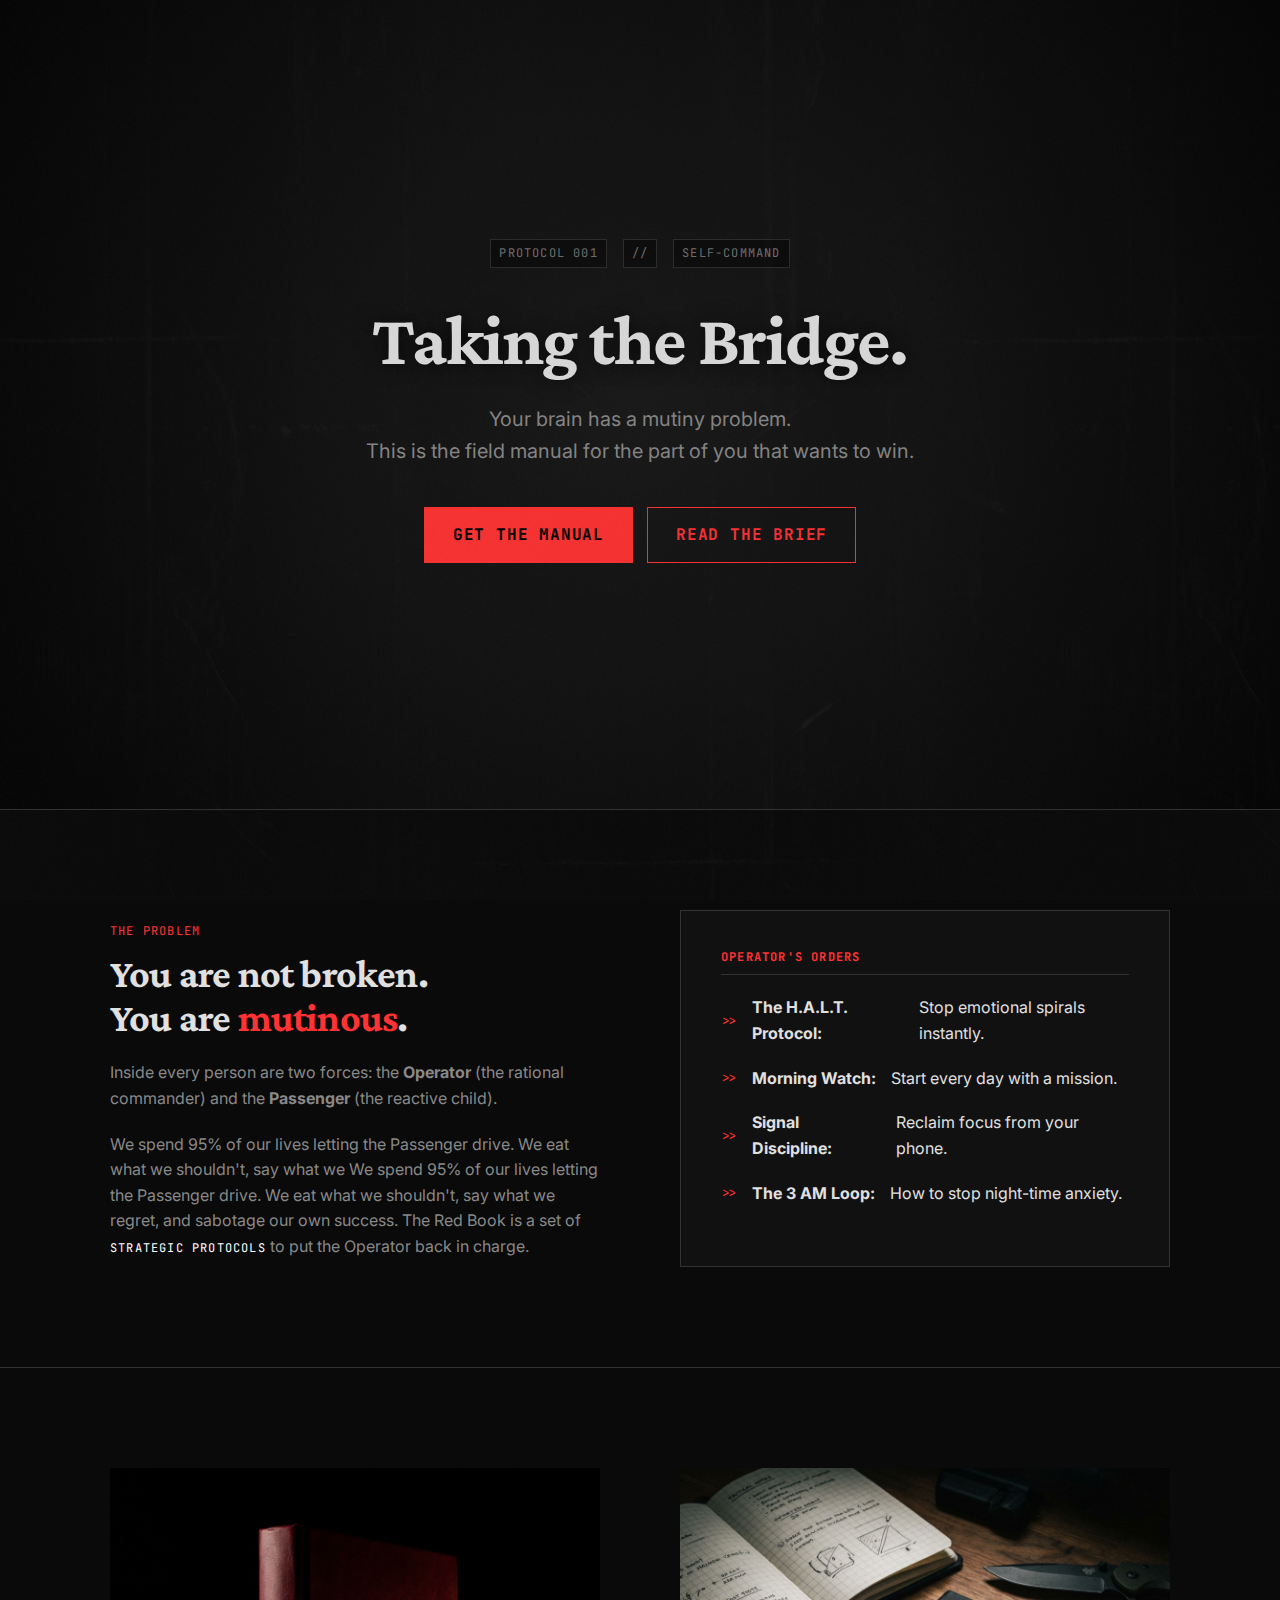
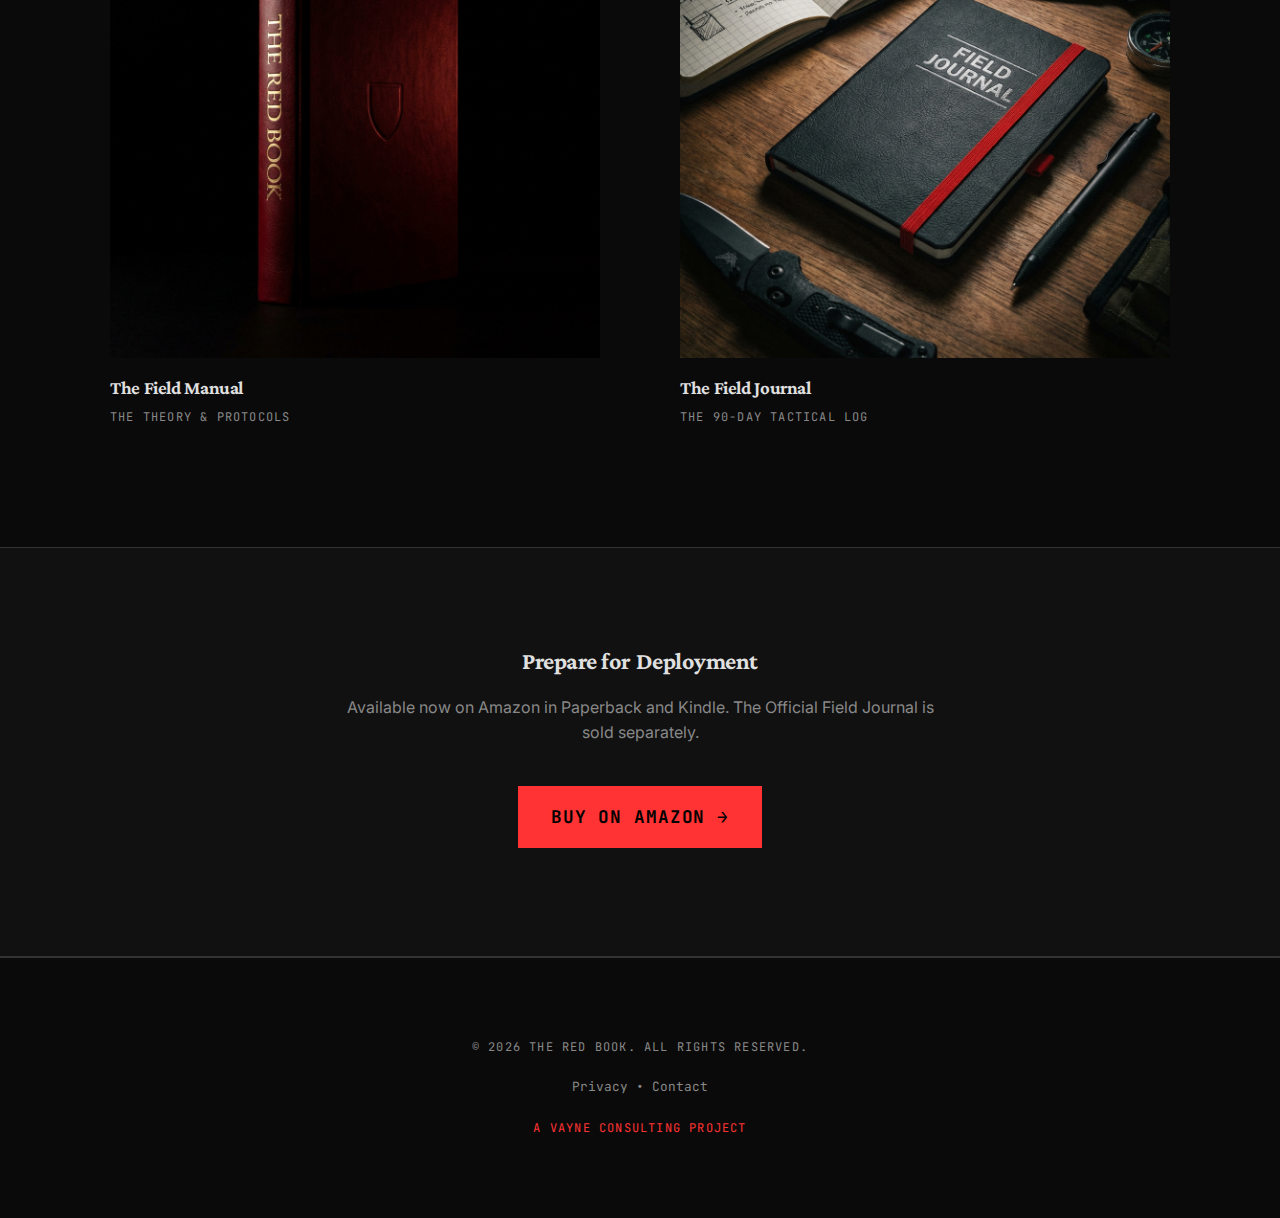
<file: Site/index.html>
<!DOCTYPE html>
<html lang="en">

<head>
    <meta charset="UTF-8">
    <meta name="viewport" content="width=device-width, initial-scale=1.0">
    <title>The Red Book | Field Manual for Self-Command</title>
    <meta name="description"
        content="You are not broken. You are mutinous. The Red Book is a field manual for taking command of your life.">
    <link rel="stylesheet" href="style.css">

    <!-- Fonts -->
    <link rel="preconnect" href="https://fonts.googleapis.com">
    <link rel="preconnect" href="https://fonts.gstatic.com" crossorigin>
    <link
        href="https://fonts.googleapis.com/css2?family=Crimson+Pro:ital,wght@0,400;0,600;1,400&family=Inter:wght@400;600&family=JetBrains+Mono:wght@400;700&display=swap"
        rel="stylesheet">
</head>

<body>

    <!-- HERO -->
    <header class="hero">
        <div class="container hero-content">
            <div class="hero-meta mono">
                <span>Protocol 001</span>
                <span>//</span>
                <span>Self-Command</span>
            </div>

            <h1 class="glitch-hover">Taking the Bridge.</h1>

            <p>
                Your brain has a mutiny problem.
                <br>
                This is the field manual for the part of you that wants to win.
            </p>

            <div style="margin-top: 2rem;">
                <a href="#buy" class="btn glitch-hover">Get the Manual</a>
                <a href="#about" class="btn btn-outline glitch-hover" style="margin-left: 10px;">Read the Brief</a>
            </div>
        </div>
    </header>

    <!-- THE PROBLEM -->
    <section id="about">
        <div class="container">
            <div class="grid-2">
                <div>
                    <span class="mono" style="color: var(--color-accent);">The Problem</span>
                    <h2 style="font-size: 2.5rem; margin-top: 10px; margin-bottom: 20px;">You are not broken.<br>You are
                        <span style="color: var(--color-accent);">mutinous</span>.
                    </h2>
                    <p style="margin-bottom: 20px; color: var(--color-text-muted);">
                        Inside every person are two forces: the <strong>Operator</strong> (the rational commander) and
                        the <strong>Passenger</strong> (the reactive child).
                    </p>
                    <p style="color: var(--color-text-muted);">
                        We spend 95% of our lives letting the Passenger drive. We eat what we shouldn't, say what we
                        We spend 95% of our lives letting the Passenger drive. We eat what we shouldn't, say what we
                        regret, and sabotage our own success. The Red Book is a set of <span class="mono"
                            style="color: #fff;">strategic protocols</span> to put the Operator back in charge.
                    </p>
                </div>
                <div style="background: var(--color-surface); padding: 40px; border: 1px solid var(--color-border);">
                    <h3 class="mono"
                        style="margin-bottom: 20px; color: var(--color-accent); border-bottom: 1px solid var(--color-border); padding-bottom: 10px;">
                        OPERATOR'S ORDERS</h3>
                    <ul class="feature-list">
                        <li><strong>The H.A.L.T. Protocol:</strong> Stop emotional spirals instantly.</li>
                        <li><strong>Morning Watch:</strong> Start every day with a mission.</li>
                        <li><strong>Signal Discipline:</strong> Reclaim focus from your phone.</li>
                        <li><strong>The 3 AM Loop:</strong> How to stop night-time anxiety.</li>
                    </ul>
                </div>
            </div>
        </div>
    </section>

    <!-- THE BOOKS -->
    <section>
        <div class="container text-center">
            <div class="grid-2">
                <!-- Book 1 -->
                <div>
                    <div class="book-preview">
                        <img src="assets/field_manual.png" alt="The Red Book Field Manual Cover">
                    </div>
                    <h3 style="margin-bottom: 10px;">The Field Manual</h3>
                    <p class="mono" style="margin-bottom: 20px;">The Theory & Protocols</p>
                </div>
                <!-- Book 2 -->
                <div>
                    <div class="book-preview">
                        <img src="assets/field_journal.png" alt="The Official Field Journal Cover">
                    </div>
                    <h3 style="margin-bottom: 10px;">The Field Journal</h3>
                    <p class="mono" style="margin-bottom: 20px;">The 90-Day Tactical Log</p>
                </div>
            </div>
        </div>
    </section>

    <!-- CTA -->
    <section id="buy" style="background-color: var(--color-surface);">
        <div class="container" style="text-align: center;">
            <h2 style="margin-bottom: 20px;">Prepare for Deployment</h2>
            <p
                style="margin-bottom: 40px; max-width: 600px; margin-left: auto; margin-right: auto; color: var(--color-text-muted);">
                Available now on Amazon in Paperback and Kindle. The Official Field Journal is sold separately.
            </p>
            <a href="#" class="btn glitch-hover" style="padding: 16px 32px; font-size: 1.1rem;">Buy on Amazon &rarr;</a>
        </div>
    </section>

    <footer>
        <div class="container">
            <p class="mono">&copy; 2026 The Red Book. All Rights Reserved.</p>
            <div style="margin-top: 20px; font-size: 0.8rem;">
                <a href="#">Privacy</a> &bull; <a href="#">Contact</a>
                <br><br>
                <a href="https://vayneconsulting.com" class="mono"
                    style="color: var(--color-accent); text-decoration: none;">A Vayne Consulting Project</a>
            </div>
        </div>
    </footer>

</body>

</html>
</file>
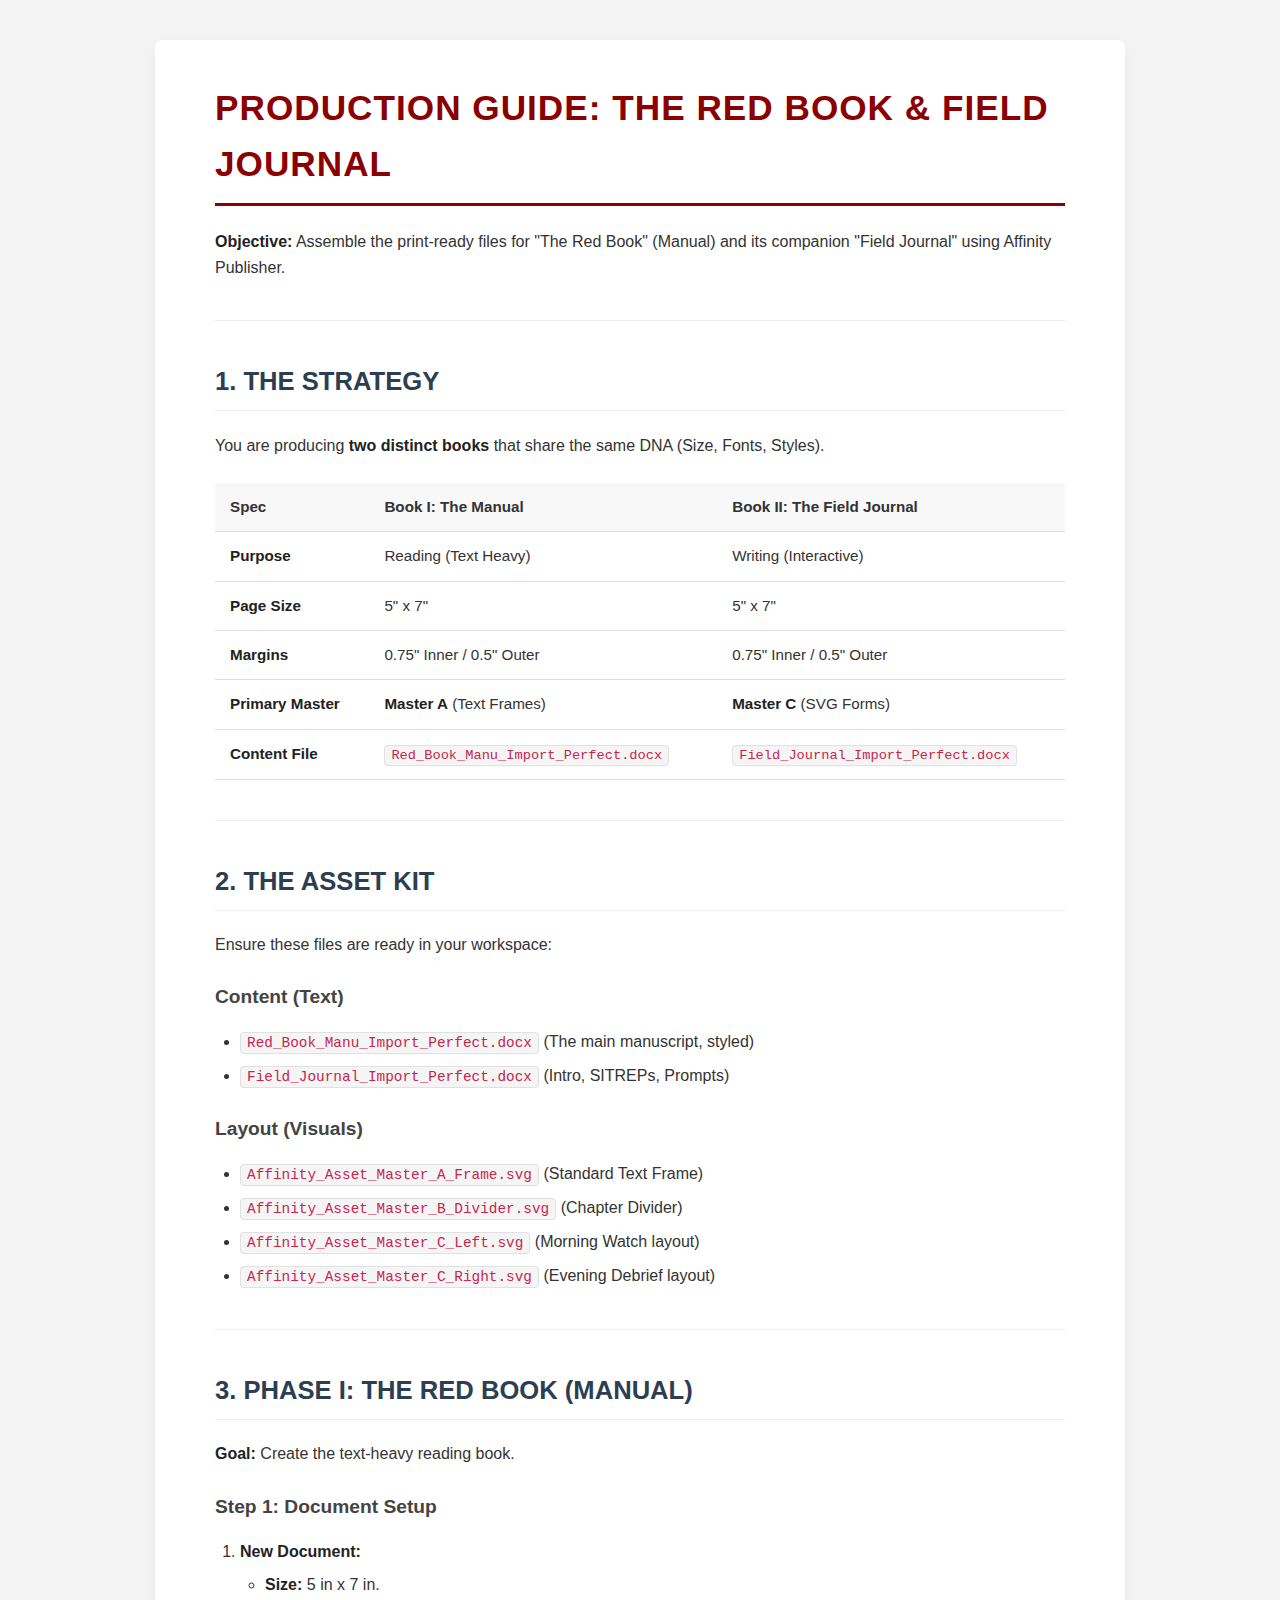
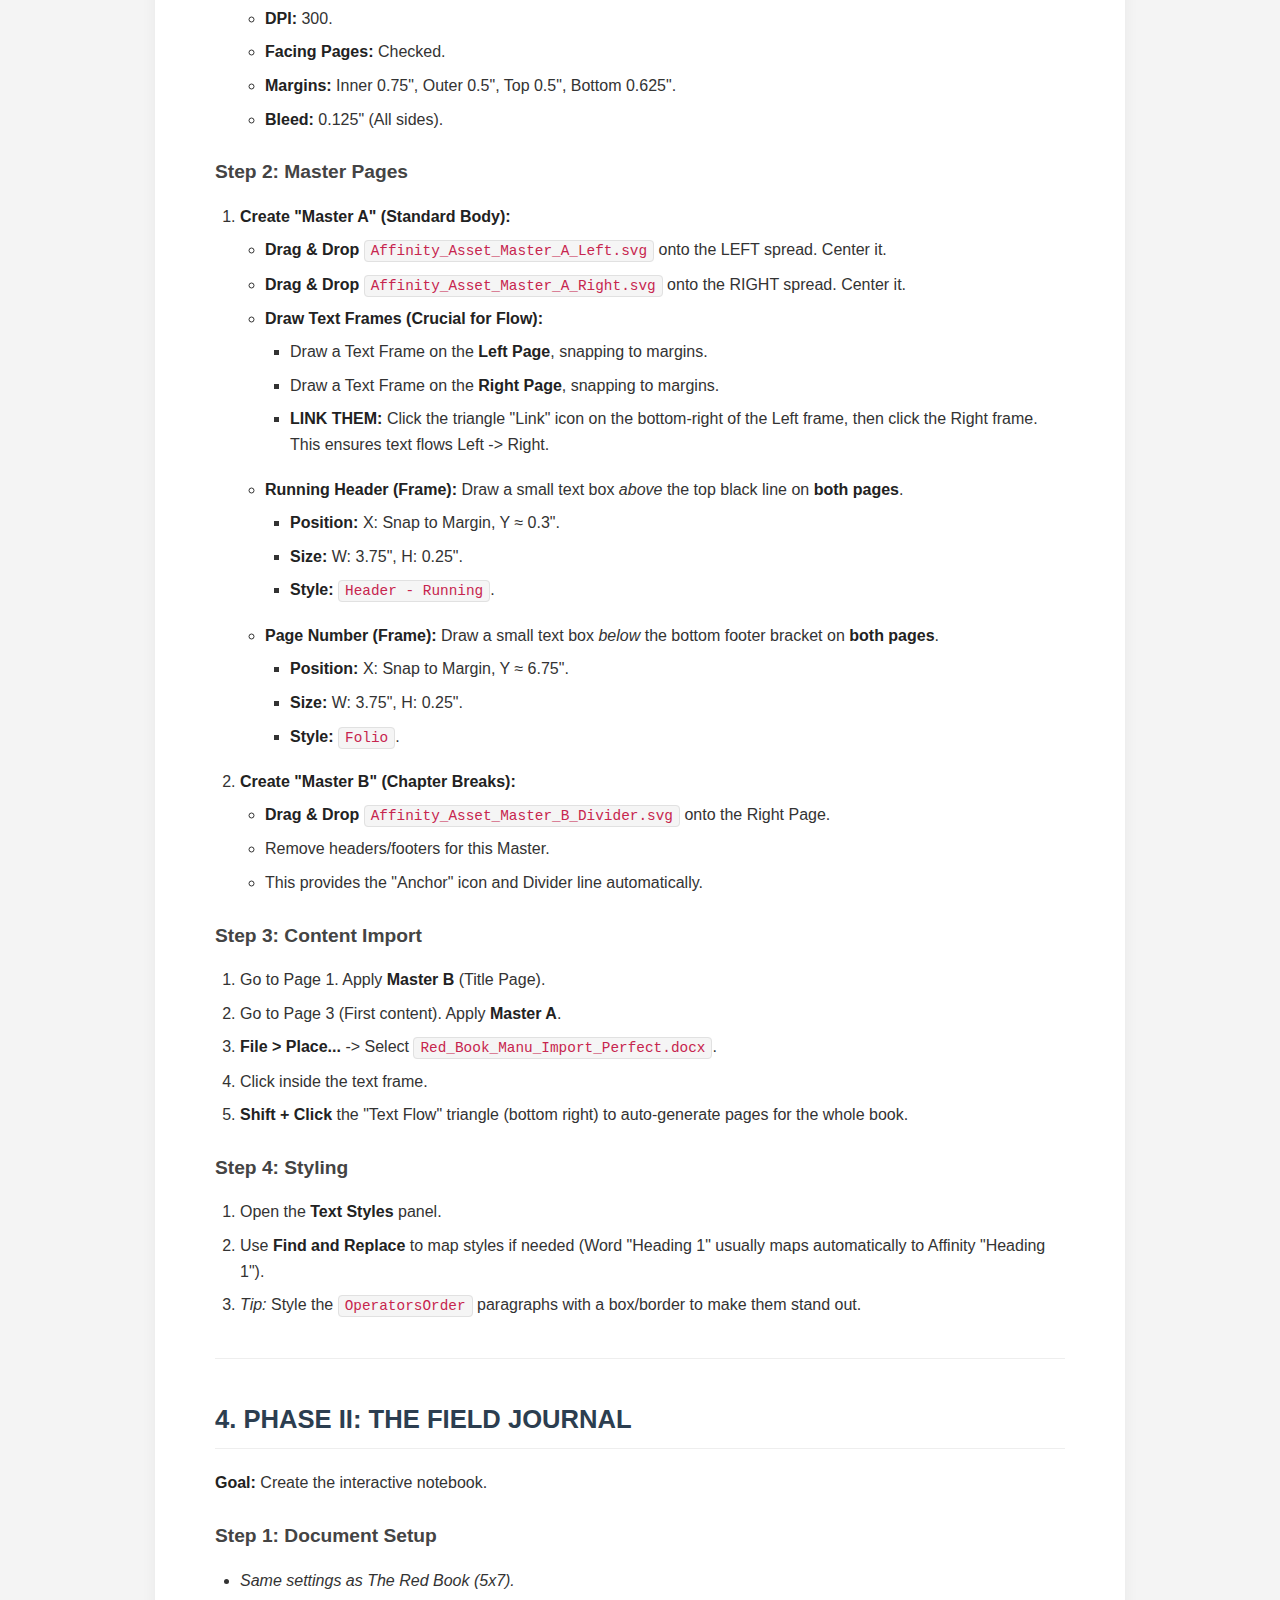
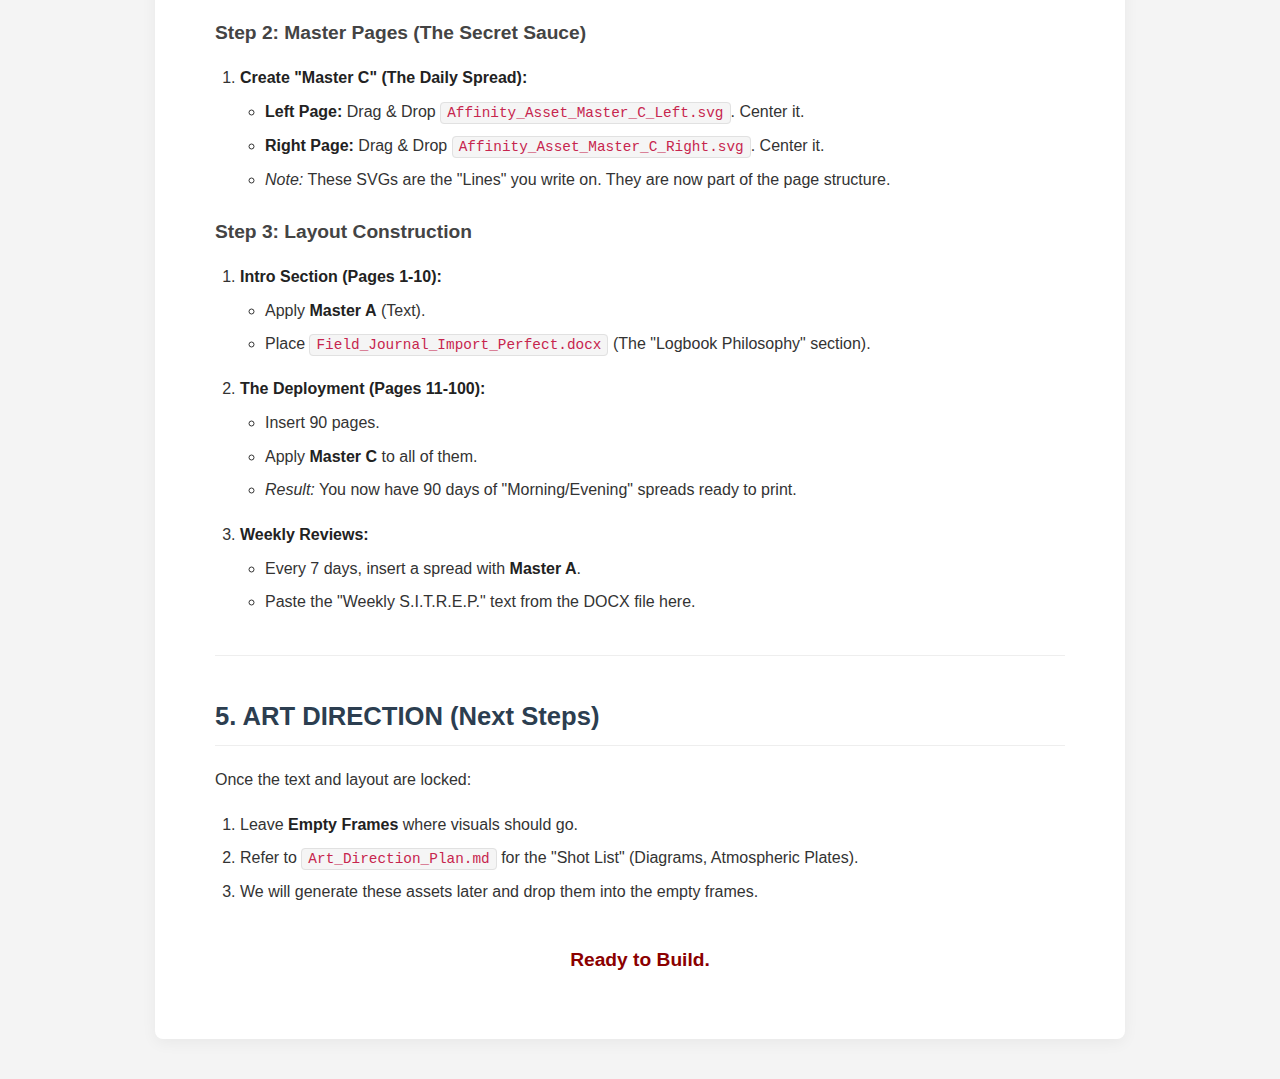
<file: README_Affinity_Setup.html>
<!DOCTYPE html>
<html lang="en">
<head>
    <meta charset="UTF-8">
    <meta name="viewport" content="width=device-width, initial-scale=1.0">
    <title>PRODUCTION GUIDE: The Red Book & Field Journal</title>
    <style>
        body {
            font-family: "Segoe UI", "Helvetica Neue", Arial, sans-serif;
            line-height: 1.6;
            color: #333;
            background-color: #f4f4f4;
            margin: 0;
            padding: 40px 20px;
        }

        .container {
            max-width: 850px;
            margin: 0 auto;
            background-color: white;
            padding: 40px 60px;
            box-shadow: 0 4px 15px rgba(0,0,0,0.05);
            border-radius: 8px;
        }

        h1 {
            color: #8B0000;
            border-bottom: 3px solid #8B0000;
            padding-bottom: 10px;
            margin-top: 0;
            font-size: 2.2em;
            text-transform: uppercase;
            letter-spacing: 1px;
        }

        h2 {
            color: #2c3e50;
            border-bottom: 1px solid #eee;
            padding-bottom: 8px;
            margin-top: 40px;
            font-size: 1.6em;
        }

        h3 {
            color: #444;
            margin-top: 25px;
            margin-bottom: 15px;
            font-size: 1.2em;
        }

        p {
            margin-bottom: 1.2em;
        }

        strong {
            color: #222;
        }

        code {
            font-family: Consolas, "Courier New", monospace;
            background-color: #f5f5f5;
            padding: 2px 6px;
            border-radius: 4px;
            border: 1px solid #e1e1e1;
            color: #c7254e;
            font-size: 0.9em;
        }

        table {
            width: 100%;
            border-collapse: collapse;
            margin: 25px 0;
            font-size: 0.95em;
        }

        table th, table td {
            padding: 12px 15px;
            text-align: left;
            border-bottom: 1px solid #ddd;
        }

        table th {
            background-color: #f8f8f8;
            font-weight: 600;
            color: #333;
        }

        table tr:hover {
            background-color: #fafafa;
        }

        ul, ol {
            margin-bottom: 1.2em;
            padding-left: 25px;
        }

        li {
            margin-bottom: 0.5em;
        }
        
        li > ul {
            margin-top: 0.5em;
        }

        blockquote {
            background: #f9f9f9;
            border-left: 5px solid #8B0000;
            margin: 20px 0;
            padding: 15px 20px;
            font-style: italic;
            color: #555;
        }

        hr {
            border: 0;
            height: 1px;
            background: #eee;
            margin: 40px 0;
        }

        .highlight {
            background-color: #fff8c4;
            padding: 2px 4px;
        }
    </style>
</head>
<body>

<div class="container">
    <h1>PRODUCTION GUIDE: The Red Book & Field Journal</h1>
    
    <p><strong>Objective:</strong> Assemble the print-ready files for "The Red Book" (Manual) and its companion "Field Journal" using Affinity Publisher.</p>

    <hr>

    <h2>1. THE STRATEGY</h2>
    <p>You are producing <strong>two distinct books</strong> that share the same DNA (Size, Fonts, Styles).</p>

    <table>
        <thead>
            <tr>
                <th>Spec</th>
                <th>Book I: The Manual</th>
                <th>Book II: The Field Journal</th>
            </tr>
        </thead>
        <tbody>
            <tr>
                <td><strong>Purpose</strong></td>
                <td>Reading (Text Heavy)</td>
                <td>Writing (Interactive)</td>
            </tr>
            <tr>
                <td><strong>Page Size</strong></td>
                <td>5" x 7"</td>
                <td>5" x 7"</td>
            </tr>
            <tr>
                <td><strong>Margins</strong></td>
                <td>0.75" Inner / 0.5" Outer</td>
                <td>0.75" Inner / 0.5" Outer</td>
            </tr>
            <tr>
                <td><strong>Primary Master</strong></td>
                <td><strong>Master A</strong> (Text Frames)</td>
                <td><strong>Master C</strong> (SVG Forms)</td>
            </tr>
            <tr>
                <td><strong>Content File</strong></td>
                <td><code>Red_Book_Manu_Import_Perfect.docx</code></td>
                <td><code>Field_Journal_Import_Perfect.docx</code></td>
            </tr>
        </tbody>
    </table>

    <hr>

    <h2>2. THE ASSET KIT</h2>
    <p>Ensure these files are ready in your workspace:</p>

    <h3>Content (Text)</h3>
    <ul>
        <li><code>Red_Book_Manu_Import_Perfect.docx</code> (The main manuscript, styled)</li>
        <li><code>Field_Journal_Import_Perfect.docx</code> (Intro, SITREPs, Prompts)</li>
    </ul>

    <h3>Layout (Visuals)</h3>
    <ul>
        <li><code>Affinity_Asset_Master_A_Frame.svg</code> (Standard Text Frame)</li>
        <li><code>Affinity_Asset_Master_B_Divider.svg</code> (Chapter Divider)</li>
        <li><code>Affinity_Asset_Master_C_Left.svg</code> (Morning Watch layout)</li>
        <li><code>Affinity_Asset_Master_C_Right.svg</code> (Evening Debrief layout)</li>
    </ul>

    <hr>

    <h2>3. PHASE I: THE RED BOOK (MANUAL)</h2>
    <p><strong>Goal:</strong> Create the text-heavy reading book.</p>

    <h3>Step 1: Document Setup</h3>
    <ol>
        <li><strong>New Document:</strong>
            <ul>
                <li><strong>Size:</strong> 5 in x 7 in.</li>
                <li><strong>DPI:</strong> 300.</li>
                <li><strong>Facing Pages:</strong> Checked.</li>
                <li><strong>Margins:</strong> Inner 0.75", Outer 0.5", Top 0.5", Bottom 0.625".</li>
                <li><strong>Bleed:</strong> 0.125" (All sides).</li>
            </ul>
        </li>
    </ol>

    <h3>Step 2: Master Pages</h3>
    <ol>
        <li><strong>Create "Master A" (Standard Body):</strong>
            <ul>
                <li><strong>Drag & Drop</strong> <code>Affinity_Asset_Master_A_Left.svg</code> onto the LEFT spread. Center it.</li>
                <li><strong>Drag & Drop</strong> <code>Affinity_Asset_Master_A_Right.svg</code> onto the RIGHT spread. Center it.</li>
                <li><strong>Draw Text Frames (Crucial for Flow):</strong>
                    <ul>
                        <li>Draw a Text Frame on the <strong>Left Page</strong>, snapping to margins.</li>
                        <li>Draw a Text Frame on the <strong>Right Page</strong>, snapping to margins.</li>
                        <li><strong>LINK THEM:</strong> Click the triangle "Link" icon on the bottom-right of the Left frame, then click the Right frame. This ensures text flows Left -> Right.</li>
                    </ul>
                </li>
                <li><strong>Running Header (Frame):</strong> Draw a small text box <em>above</em> the top black line on <strong>both pages</strong>.
                    <ul>
                        <li><strong>Position:</strong> X: Snap to Margin, Y ≈ 0.3".</li>
                        <li><strong>Size:</strong> W: 3.75", H: 0.25".</li>
                        <li><strong>Style:</strong> <code>Header - Running</code>.</li>
                    </ul>
                </li>
                <li><strong>Page Number (Frame):</strong> Draw a small text box <em>below</em> the bottom footer bracket on <strong>both pages</strong>.
                    <ul>
                        <li><strong>Position:</strong> X: Snap to Margin, Y ≈ 6.75".</li>
                        <li><strong>Size:</strong> W: 3.75", H: 0.25".</li>
                        <li><strong>Style:</strong> <code>Folio</code>.</li>
                    </ul>
                </li>
            </ul>
        </li>
        <li><strong>Create "Master B" (Chapter Breaks):</strong>
            <ul>
                <li><strong>Drag & Drop</strong> <code>Affinity_Asset_Master_B_Divider.svg</code> onto the Right Page.</li>
                <li>Remove headers/footers for this Master.</li>
                <li>This provides the "Anchor" icon and Divider line automatically.</li>
            </ul>
        </li>
    </ol>

    <h3>Step 3: Content Import</h3>
    <ol>
        <li>Go to Page 1. Apply <strong>Master B</strong> (Title Page).</li>
        <li>Go to Page 3 (First content). Apply <strong>Master A</strong>.</li>
        <li><strong>File > Place...</strong> -> Select <code>Red_Book_Manu_Import_Perfect.docx</code>.</li>
        <li>Click inside the text frame.</li>
        <li><strong>Shift + Click</strong> the "Text Flow" triangle (bottom right) to auto-generate pages for the whole book.</li>
    </ol>

    <h3>Step 4: Styling</h3>
    <ol>
        <li>Open the <strong>Text Styles</strong> panel.</li>
        <li>Use <strong>Find and Replace</strong> to map styles if needed (Word "Heading 1" usually maps automatically to Affinity "Heading 1").</li>
        <li><em>Tip:</em> Style the <code>OperatorsOrder</code> paragraphs with a box/border to make them stand out.</li>
    </ol>

    <hr>

    <h2>4. PHASE II: THE FIELD JOURNAL</h2>
    <p><strong>Goal:</strong> Create the interactive notebook.</p>

    <h3>Step 1: Document Setup</h3>
    <ul>
        <li><em>Same settings as The Red Book (5x7).</em></li>
    </ul>

    <h3>Step 2: Master Pages (The Secret Sauce)</h3>
    <ol>
        <li><strong>Create "Master C" (The Daily Spread):</strong>
            <ul>
                <li><strong>Left Page:</strong> Drag & Drop <code>Affinity_Asset_Master_C_Left.svg</code>. Center it.</li>
                <li><strong>Right Page:</strong> Drag & Drop <code>Affinity_Asset_Master_C_Right.svg</code>. Center it.</li>
                <li><em>Note:</em> These SVGs are the "Lines" you write on. They are now part of the page structure.</li>
            </ul>
        </li>
    </ol>

    <h3>Step 3: Layout Construction</h3>
    <ol>
        <li><strong>Intro Section (Pages 1-10):</strong>
            <ul>
                <li>Apply <strong>Master A</strong> (Text).</li>
                <li>Place <code>Field_Journal_Import_Perfect.docx</code> (The "Logbook Philosophy" section).</li>
            </ul>
        </li>
        <li><strong>The Deployment (Pages 11-100):</strong>
            <ul>
                <li>Insert 90 pages.</li>
                <li>Apply <strong>Master C</strong> to all of them.</li>
                <li><em>Result:</em> You now have 90 days of "Morning/Evening" spreads ready to print.</li>
            </ul>
        </li>
        <li><strong>Weekly Reviews:</strong>
            <ul>
                <li>Every 7 days, insert a spread with <strong>Master A</strong>.</li>
                <li>Paste the "Weekly S.I.T.R.E.P." text from the DOCX file here.</li>
            </ul>
        </li>
    </ol>

    <hr>

    <h2>5. ART DIRECTION (Next Steps)</h2>
    <p>Once the text and layout are locked:</p>
    <ol>
        <li>Leave <strong>Empty Frames</strong> where visuals should go.</li>
        <li>Refer to <code>Art_Direction_Plan.md</code> for the "Shot List" (Diagrams, Atmospheric Plates).</li>
        <li>We will generate these assets later and drop them into the empty frames.</li>
    </ol>

    <p style="text-align: center; margin-top: 40px; font-weight: bold; font-size: 1.2em; color: #8B0000;">Ready to Build.</p>
</div>

</body>
</html>
</file>
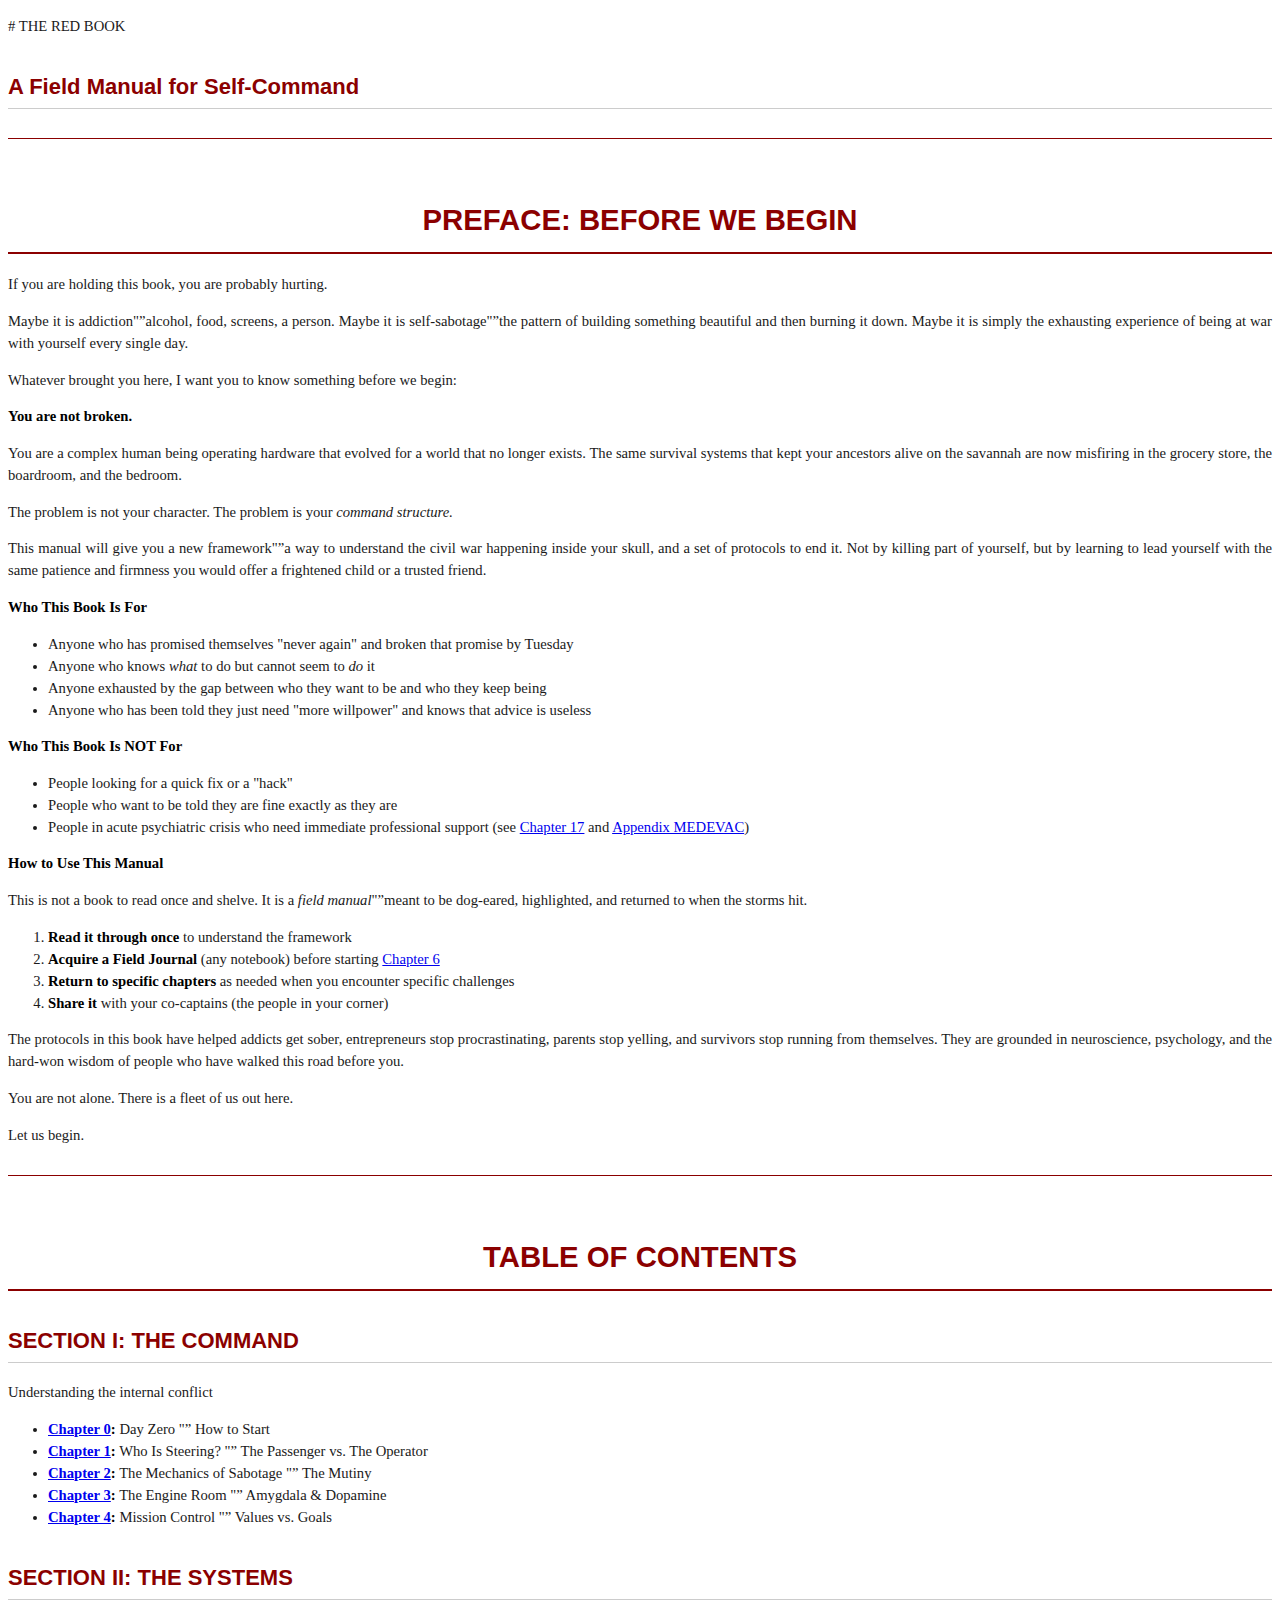
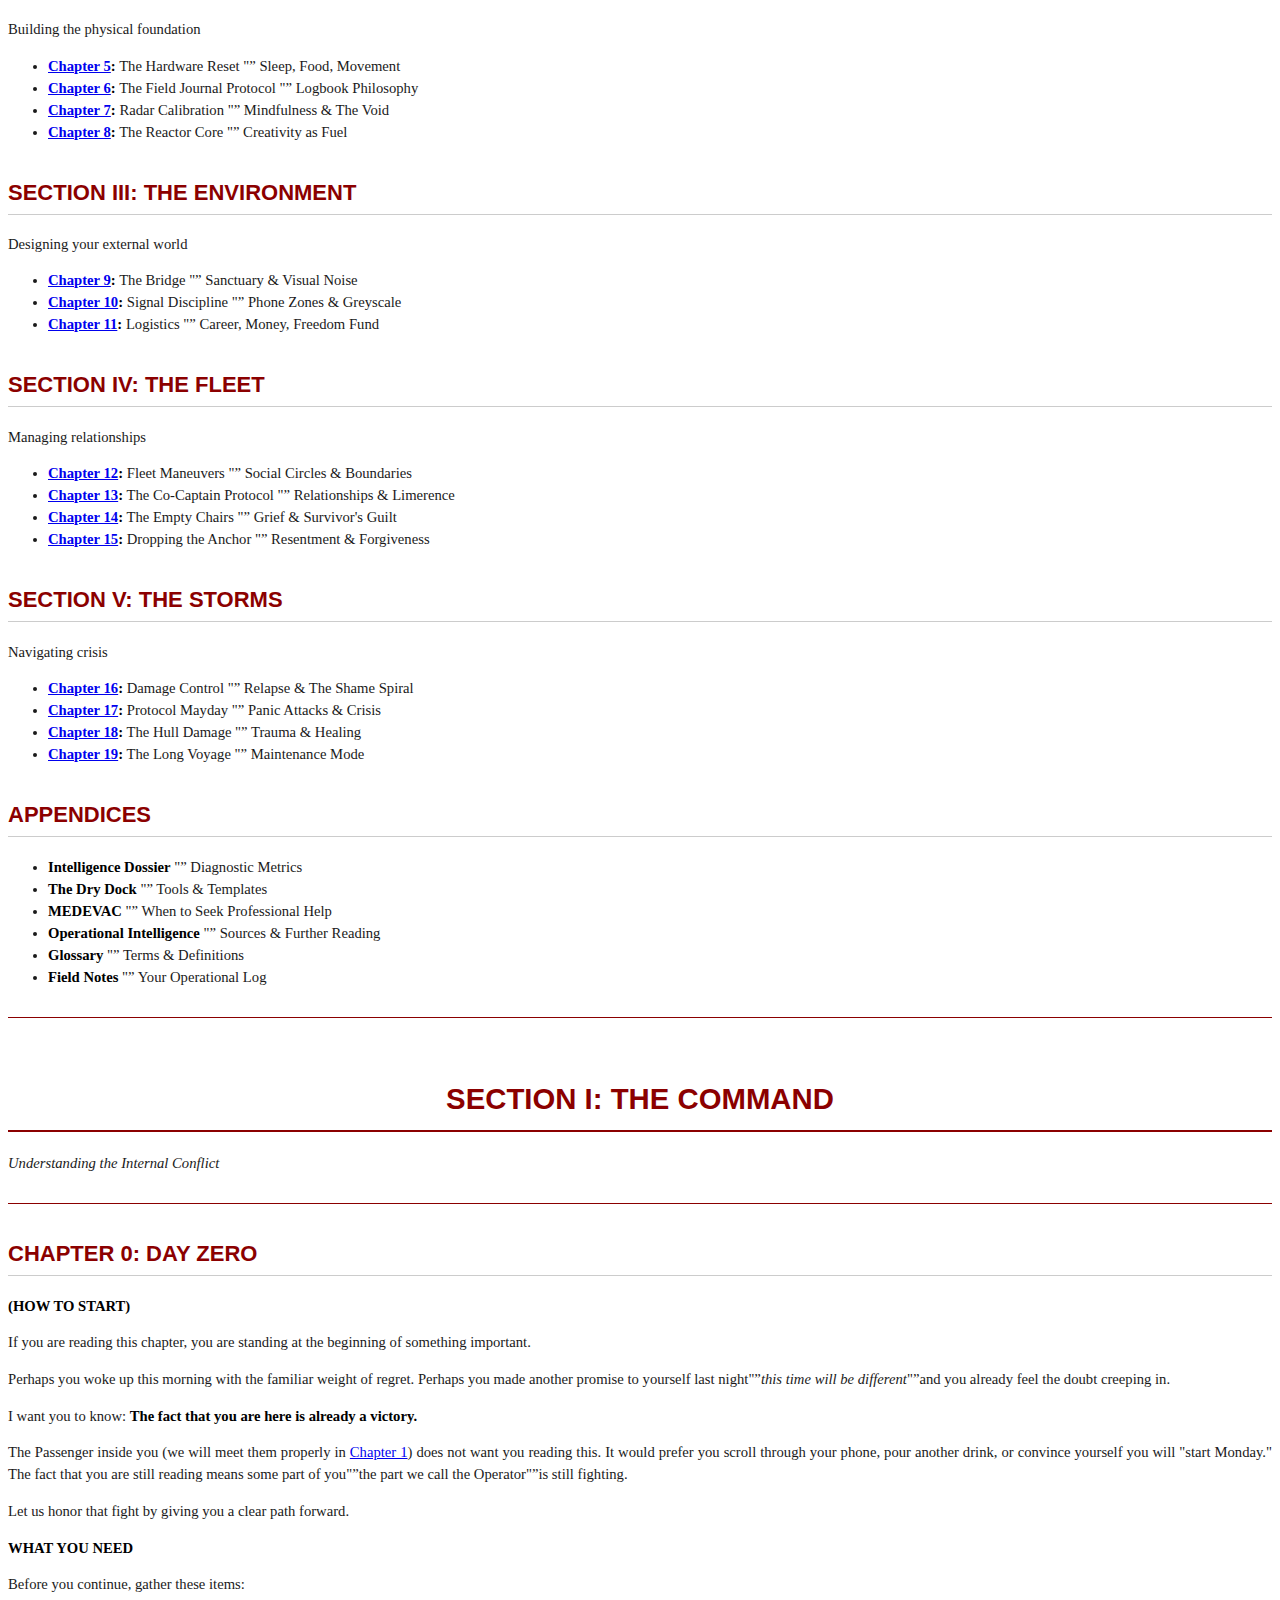
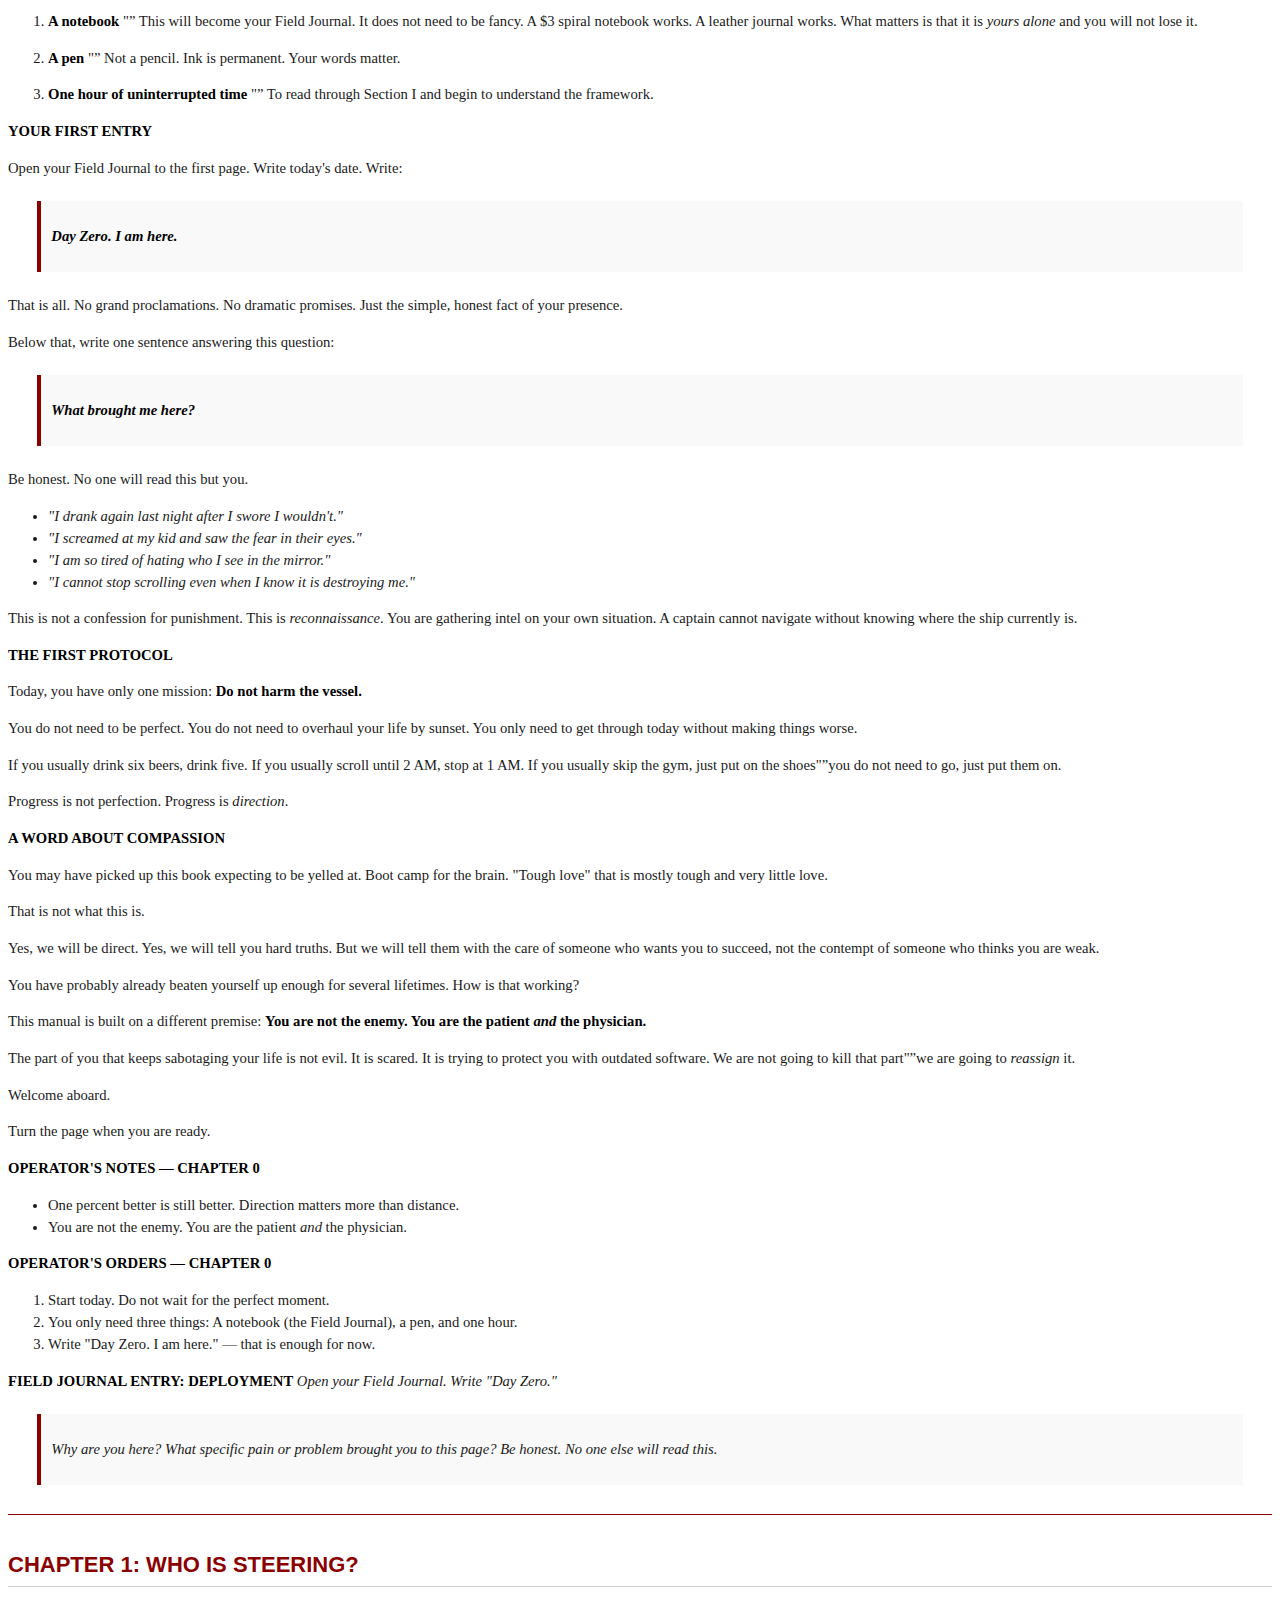
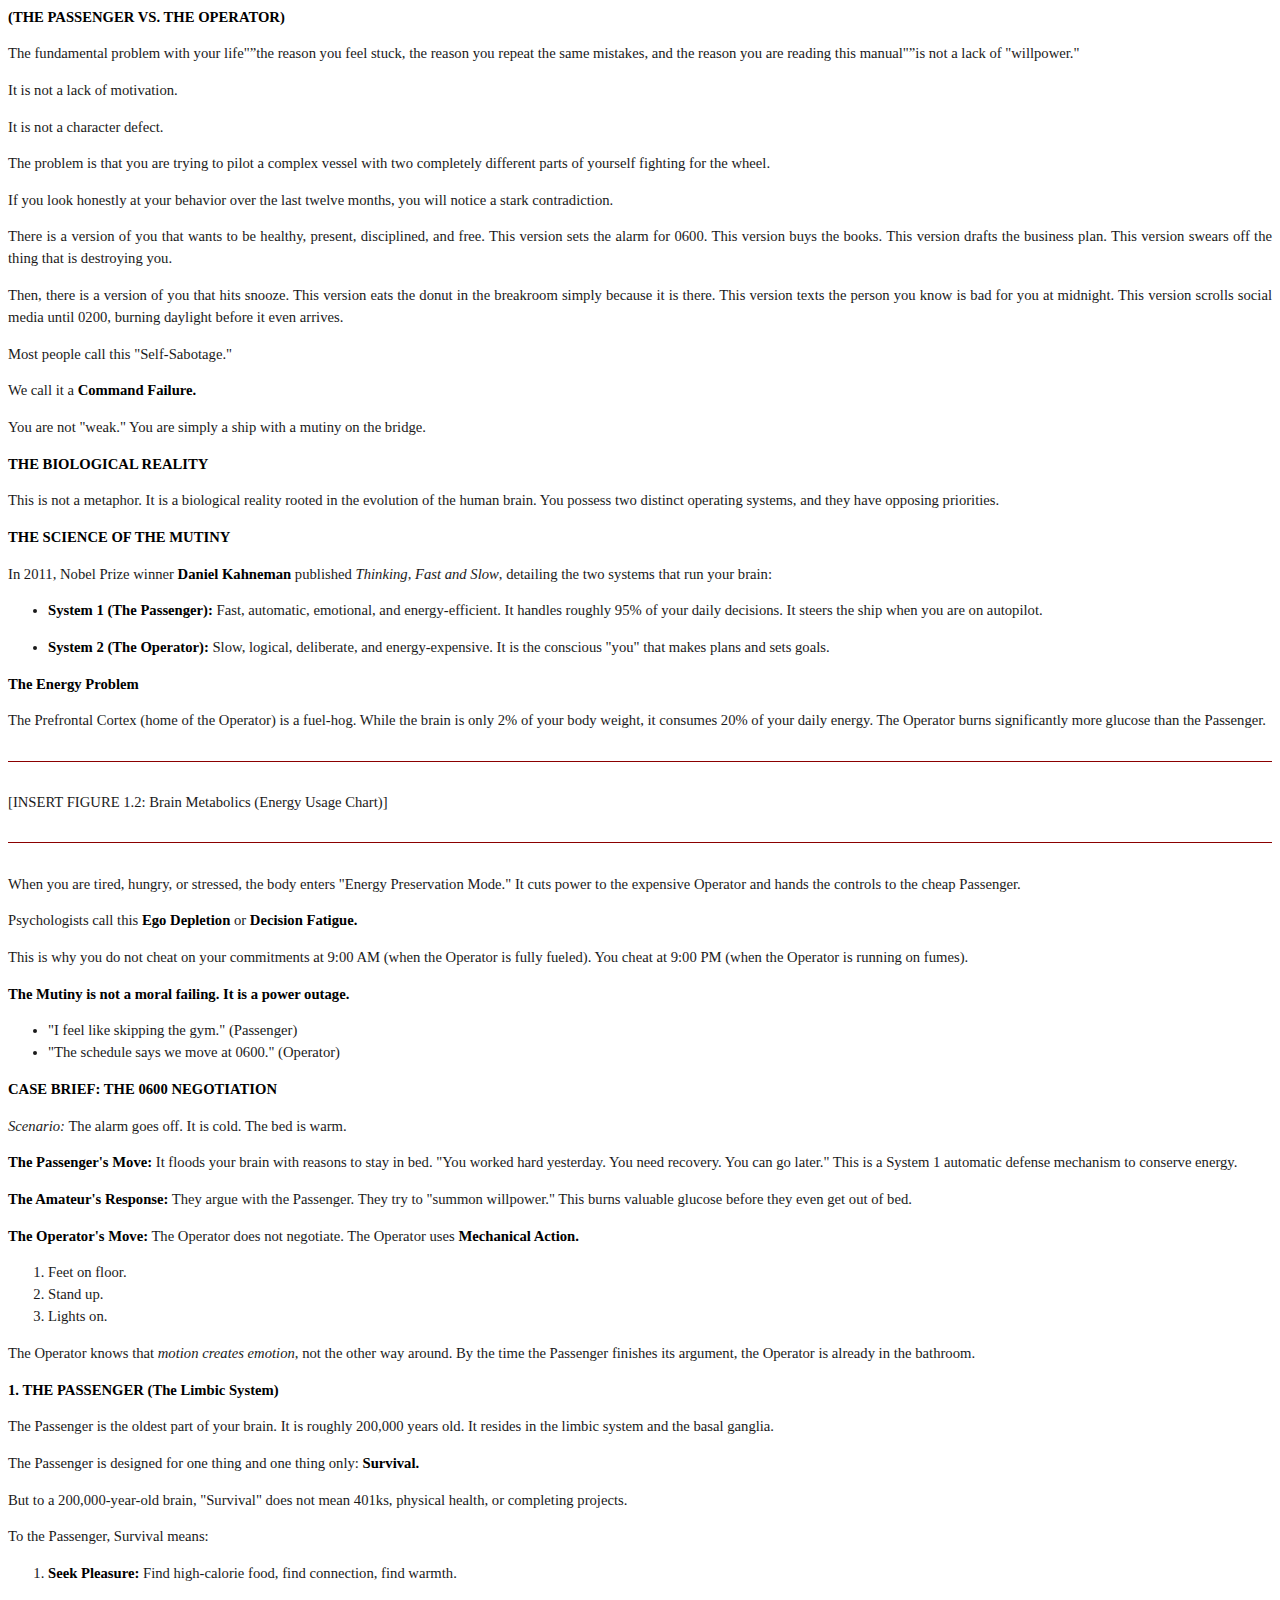
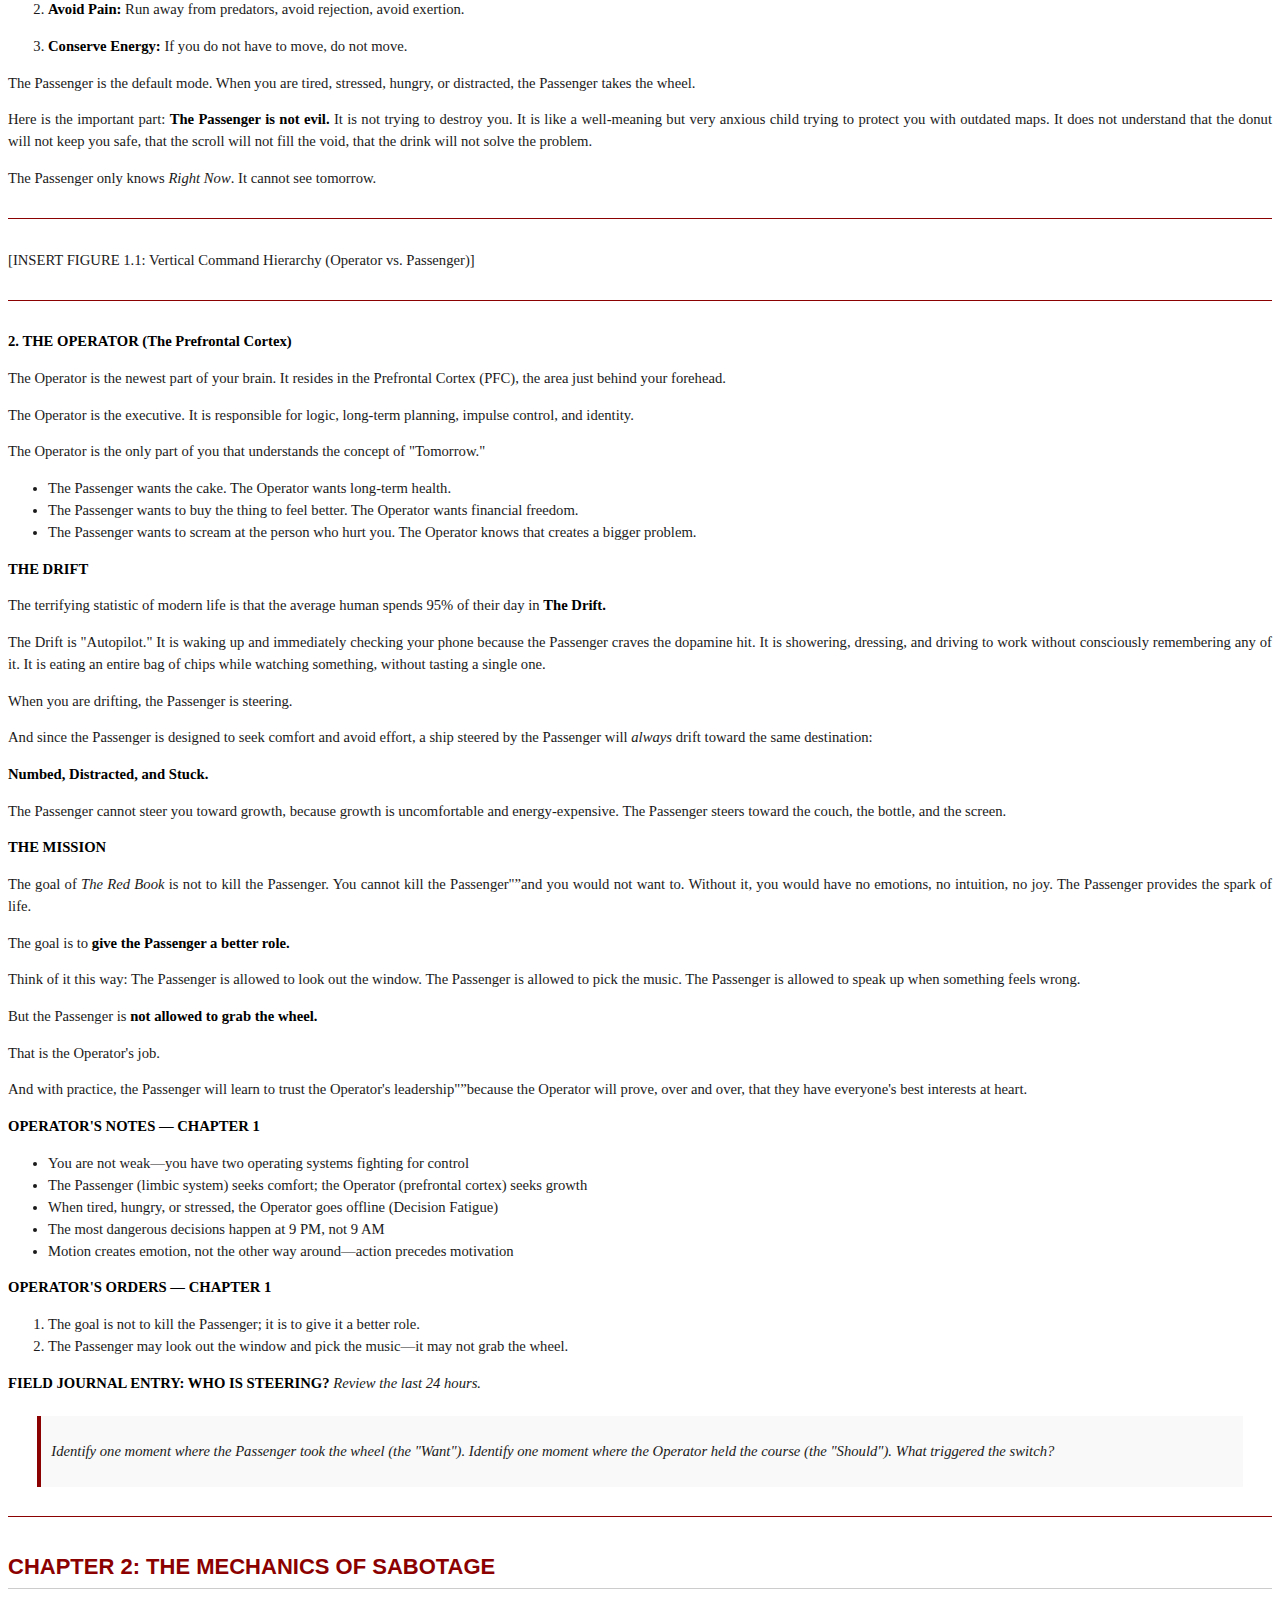
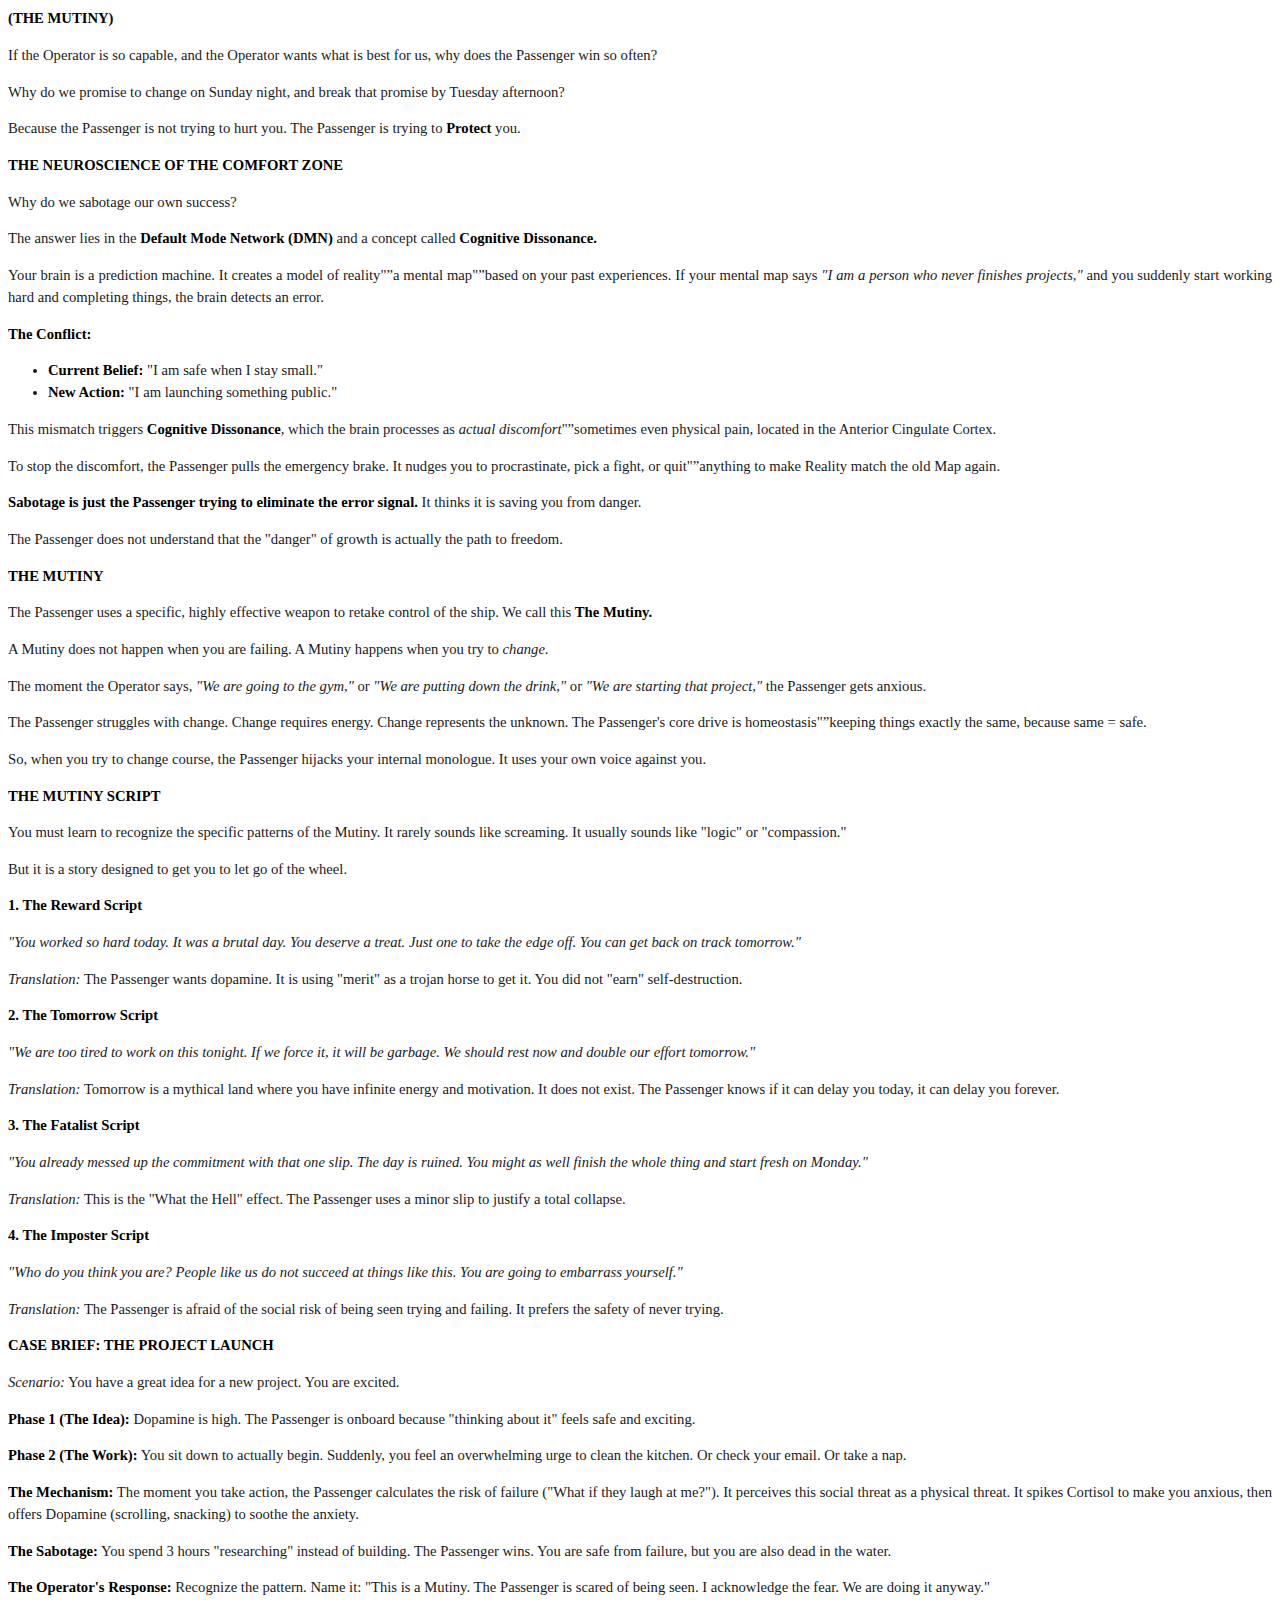
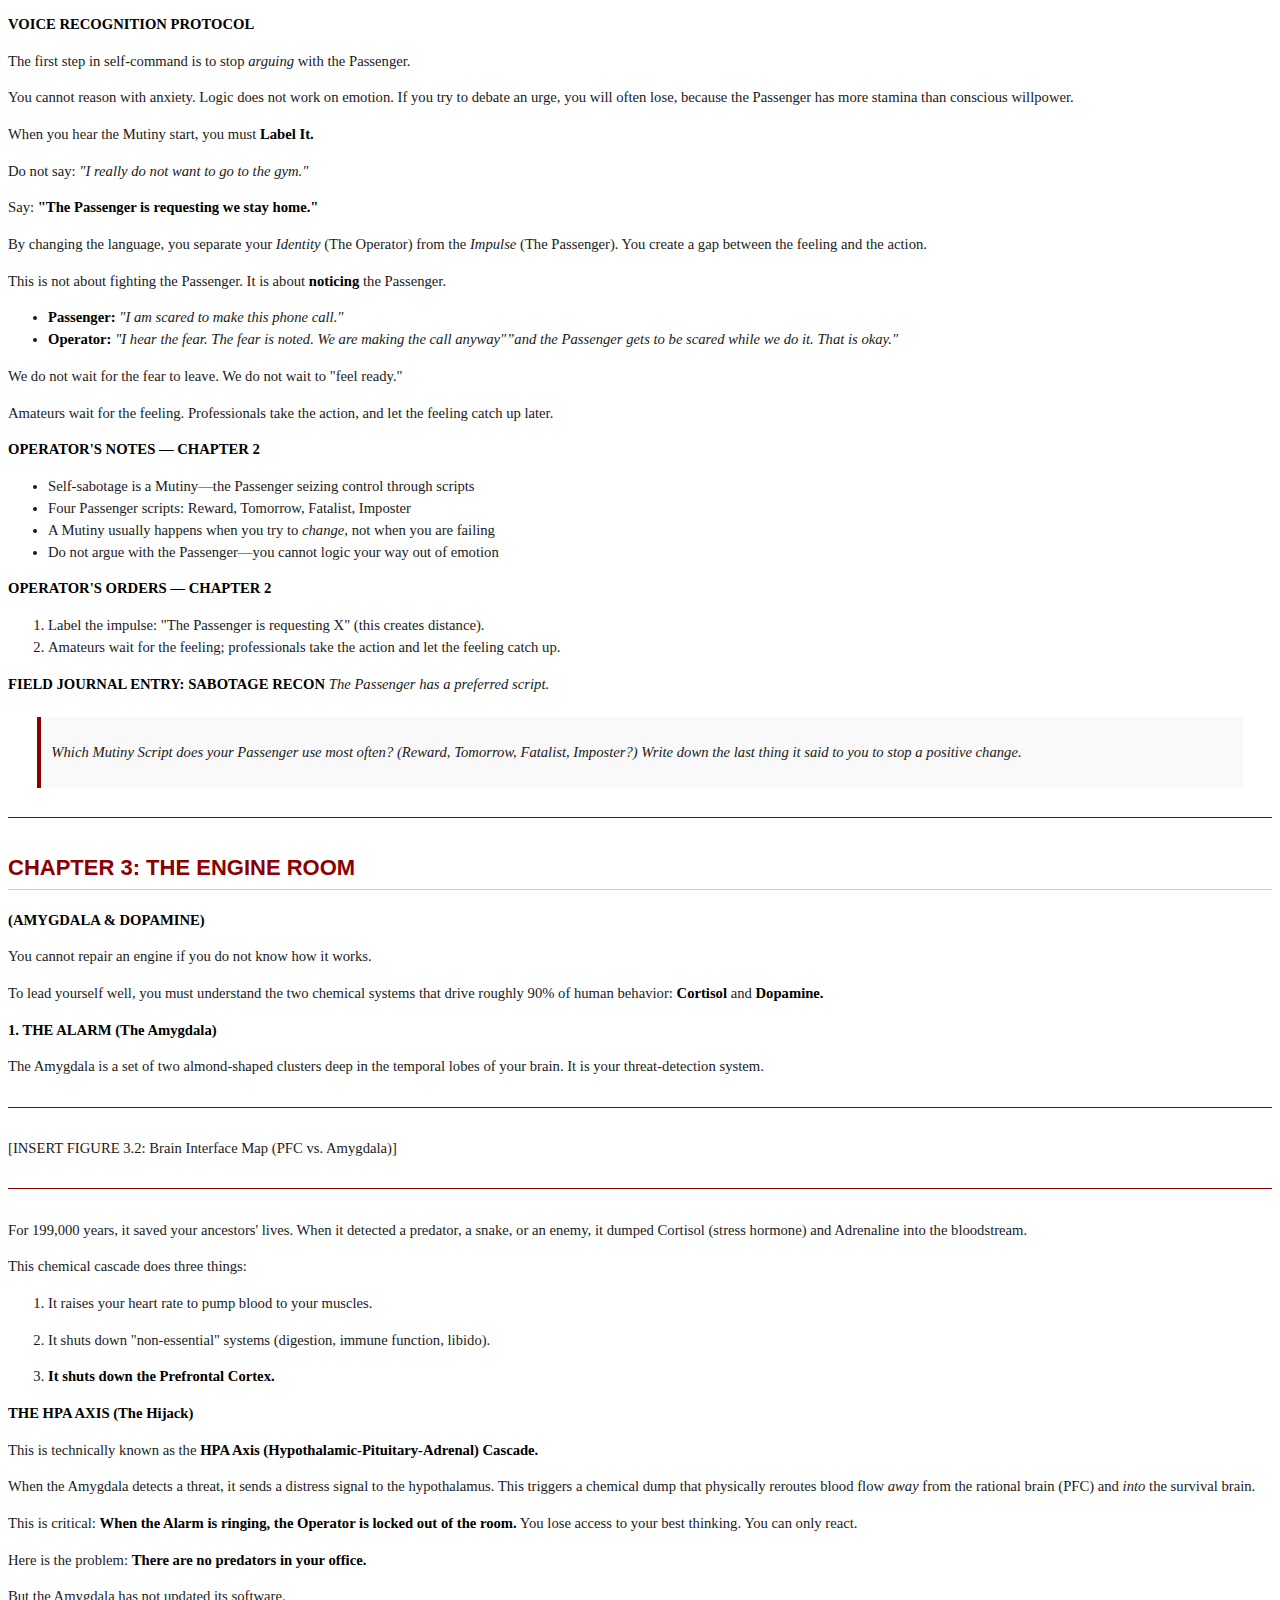
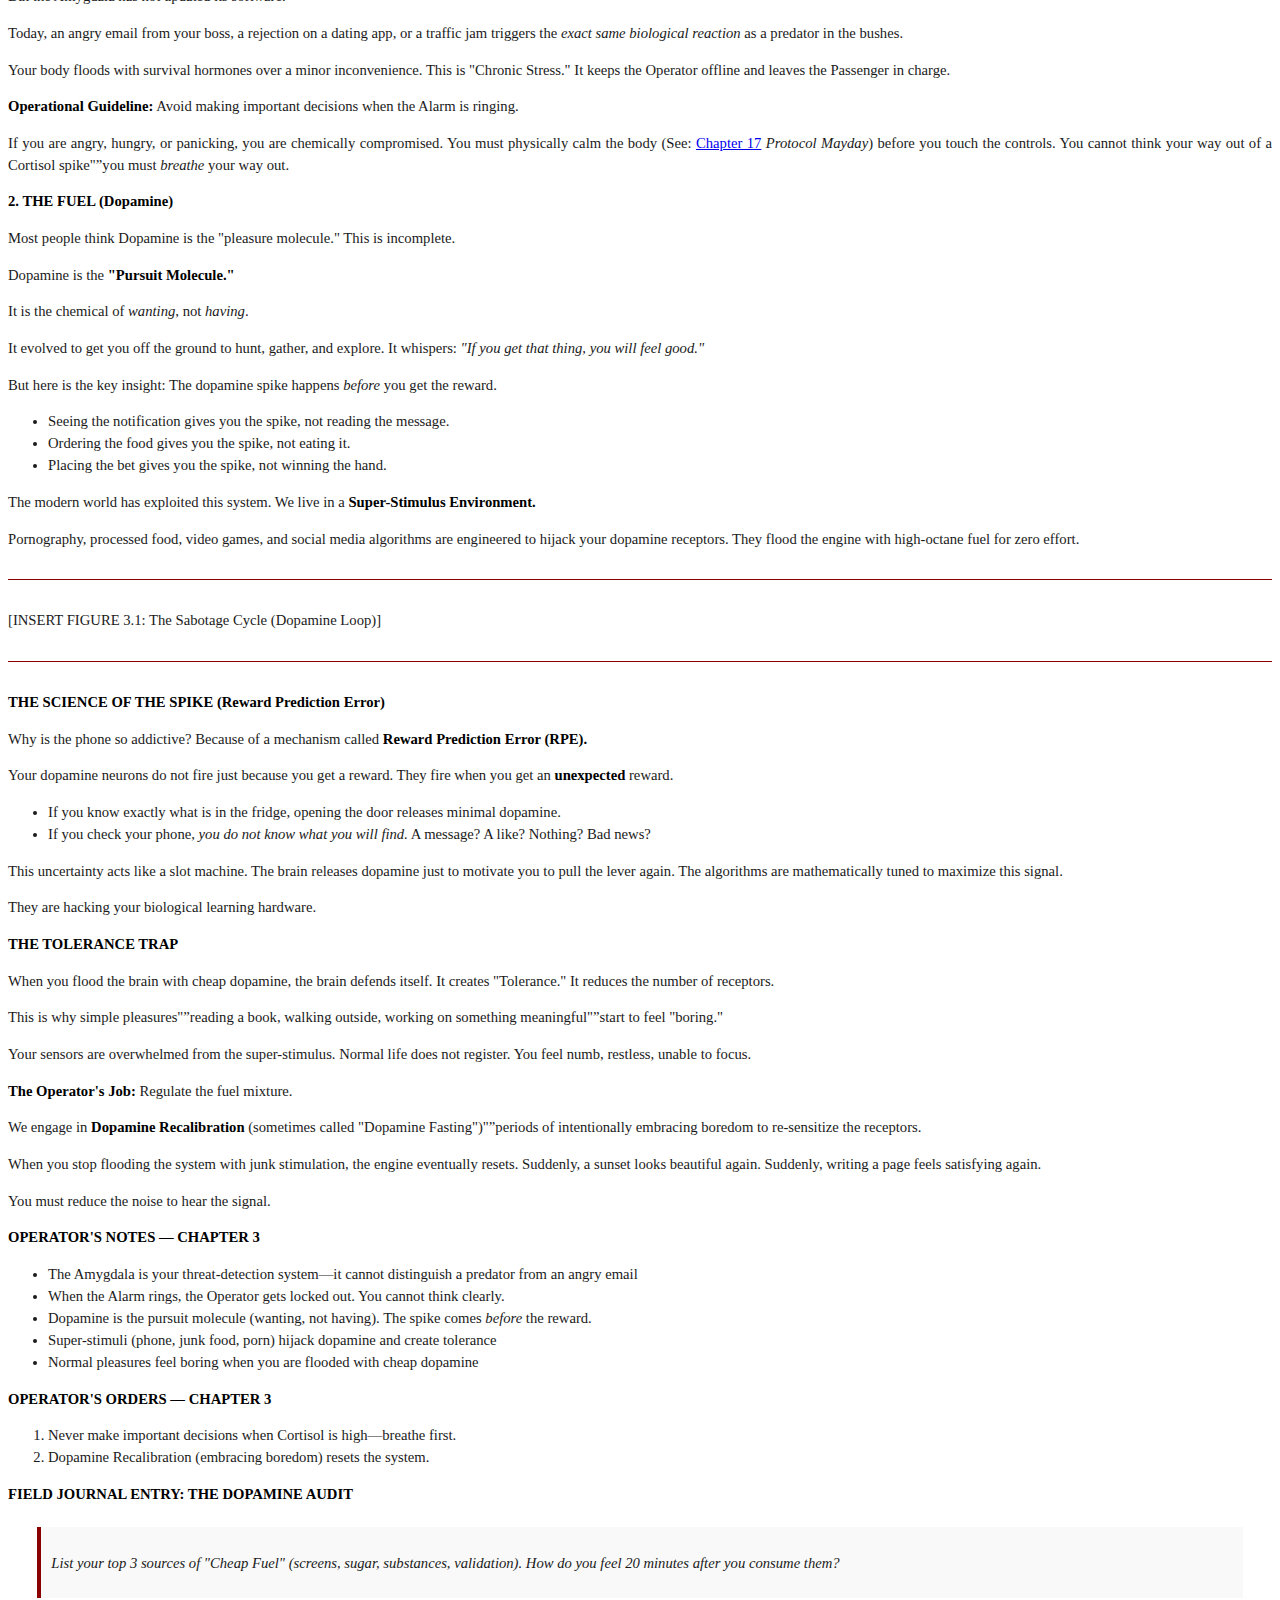
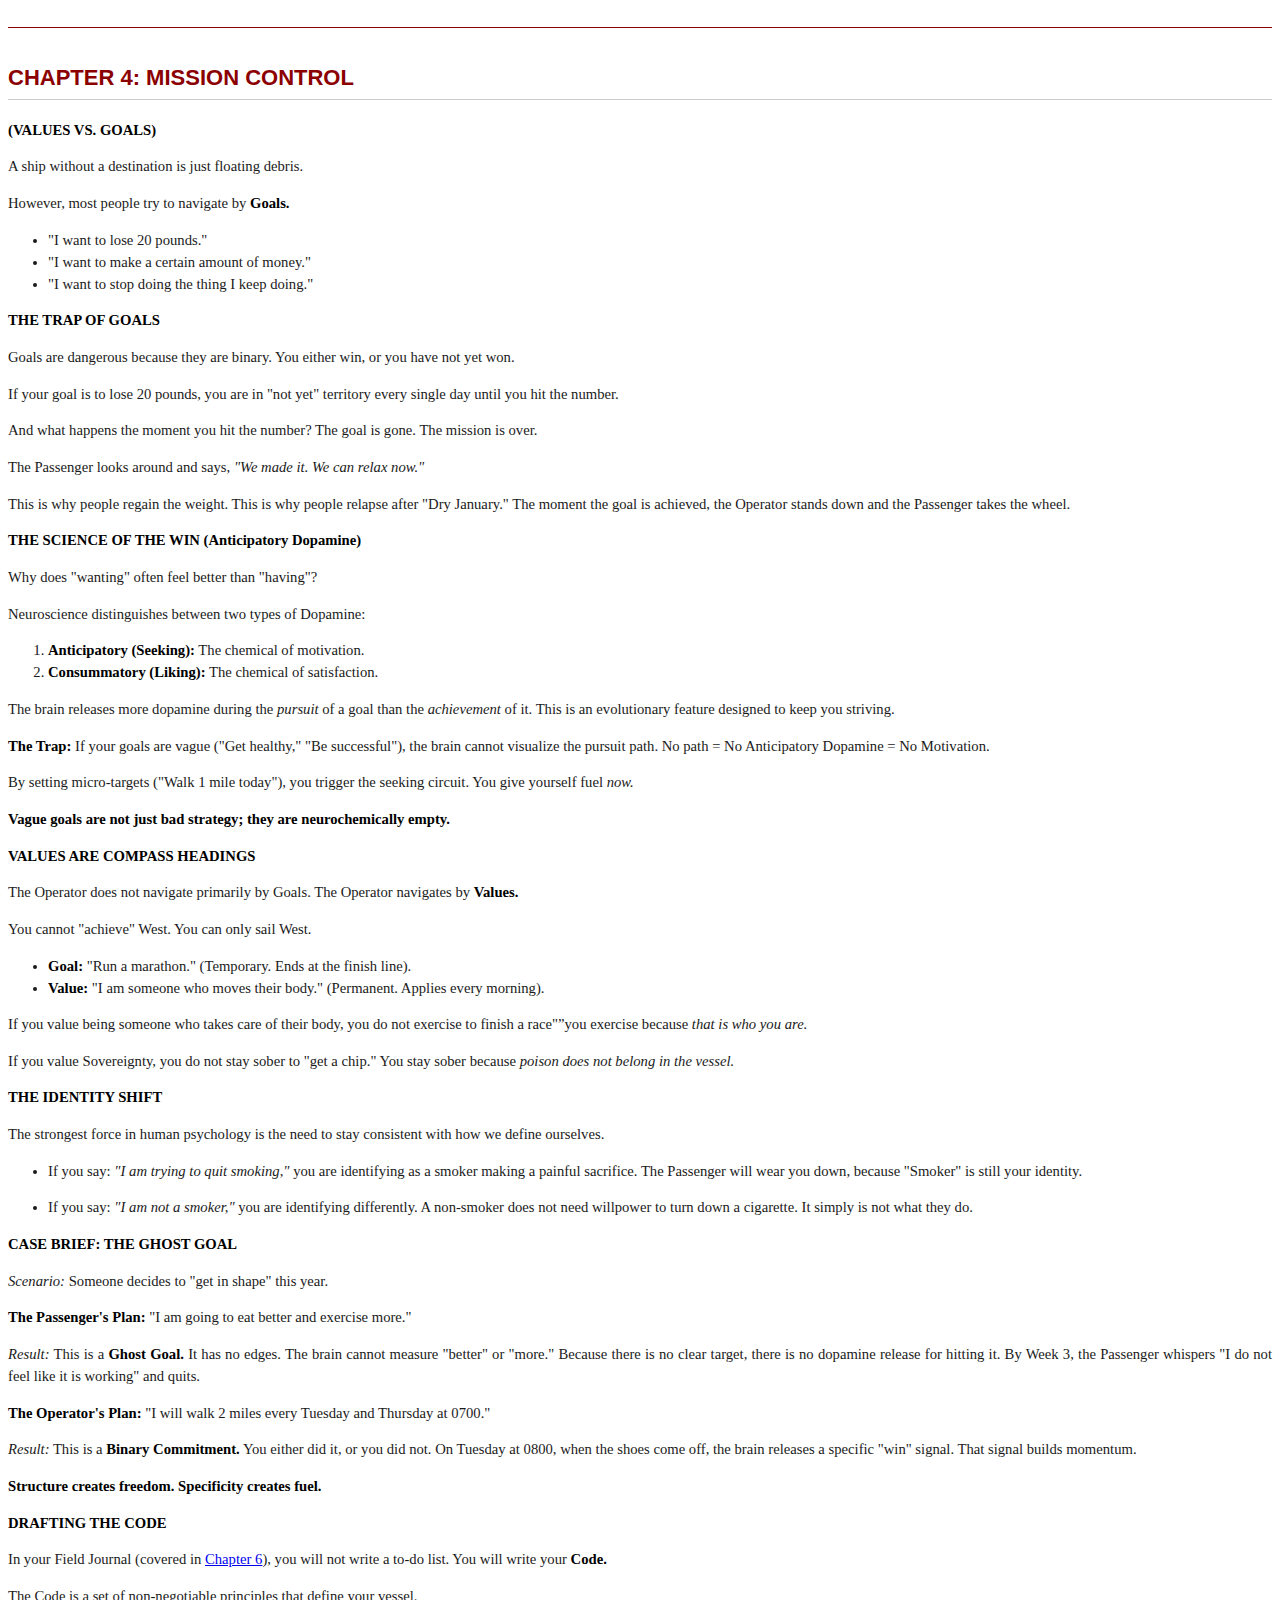
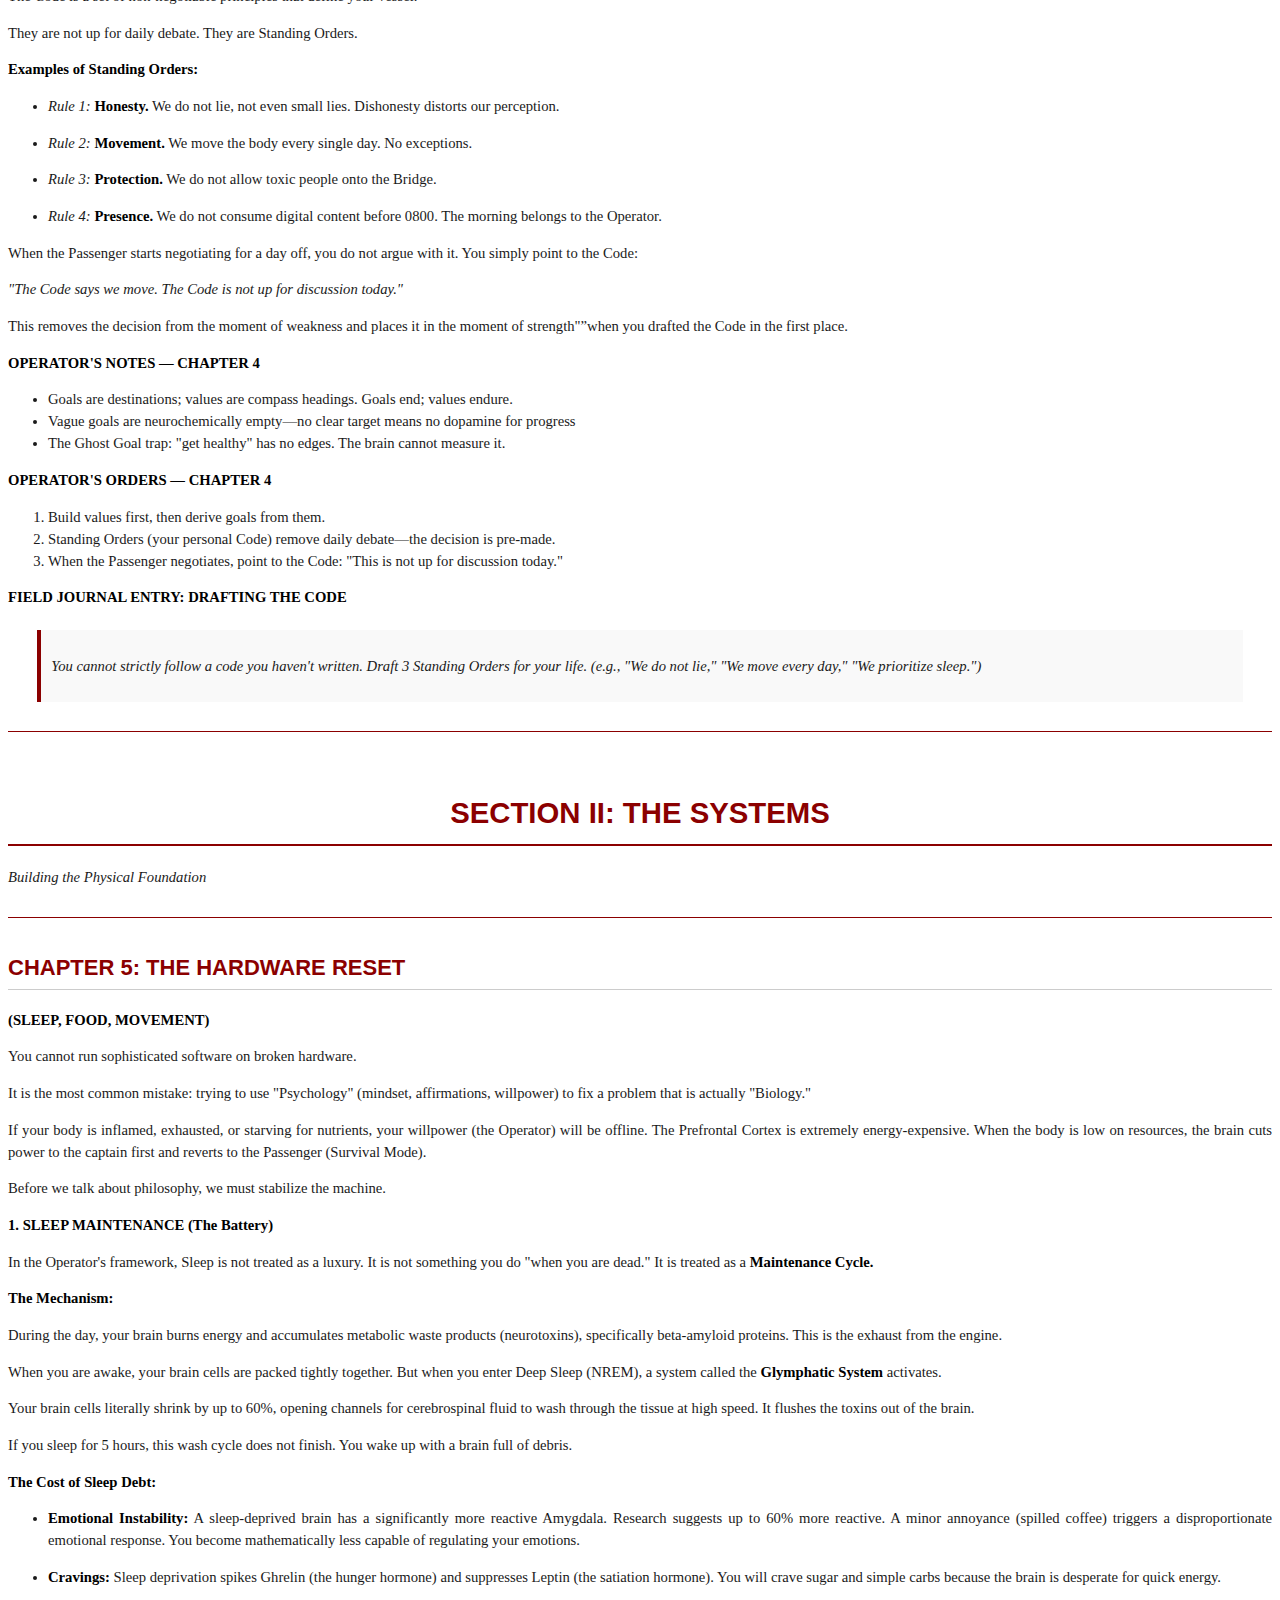
<file: Red_Book_Field_Manual.html>
<!DOCTYPE html>
    <html lang="en">
    <head>
        <meta charset="UTF-8">
        <title>The Red Book: Field Manual</title>
        <style>
            @page {
                size: A5;
                margin: 20mm;
            }
            body {
                font-family: "Georgia", serif;
                line-height: 1.5;
                color: #1a1a1a;
                font-size: 11pt;
            }
            h1, h2, h3 {
                font-family: "Arial", sans-serif;
                color: #8B0000; /* Dark Red */
                page-break-after: avoid;
            }
            h1 {
                text-align: center;
                text-transform: uppercase;
                border-bottom: 2px solid #8B0000;
                padding-bottom: 10px;
                margin-top: 2em;
                page-break-before: always;
            }
            h2 {
                border-bottom: 1px solid #ccc;
                padding-bottom: 5px;
                margin-top: 1.5em;
            }
            blockquote {
                font-style: italic;
                border-left: 4px solid #8B0000;
                margin: 1.5em 2em;
                padding-left: 1em;
                background-color: #f9f9f9;
                padding: 10px;
            }
            code, pre {
                background-color: #f0f0f0;
                font-family: "Consolas", monospace;
                padding: 2px 4px;
                border-radius: 3px;
            }
            hr {
                border: 0;
                height: 1px;
                background: #8B0000;
                margin: 2em 0;
            }
            p {
                margin-bottom: 1em;
                text-align: justify;
            }
            /* Specific formatting for the Logbook entries */
            strong {
                color: #000;
            }
        </style>
    </head>
    <body>
        <p>﻿# THE RED BOOK</p>
<h2 id="a-field-manual-for-self-command">A Field Manual for Self-Command</h2>
<hr />
<h1 id="preface-before-we-begin">PREFACE: BEFORE WE BEGIN</h1>
<p>If you are holding this book, you are probably hurting.</p>
<p>Maybe it is addiction"”alcohol, food, screens, a person. Maybe it is self-sabotage"”the pattern of building something beautiful and then burning it down. Maybe it is simply the exhausting experience of being at war with yourself every single day.</p>
<p>Whatever brought you here, I want you to know something before we begin:</p>
<p><strong>You are not broken.</strong></p>
<p>You are a complex human being operating hardware that evolved for a world that no longer exists. The same survival systems that kept your ancestors alive on the savannah are now misfiring in the grocery store, the boardroom, and the bedroom.</p>
<p>The problem is not your character. The problem is your <em>command structure.</em></p>
<p>This manual will give you a new framework"”a way to understand the civil war happening inside your skull, and a set of protocols to end it. Not by killing part of yourself, but by learning to lead yourself with the same patience and firmness you would offer a frightened child or a trusted friend.</p>
<p><strong>Who This Book Is For</strong></p>
<ul>
<li>Anyone who has promised themselves "never again" and broken that promise by Tuesday</li>
<li>Anyone who knows <em>what</em> to do but cannot seem to <em>do</em> it</li>
<li>Anyone exhausted by the gap between who they want to be and who they keep being</li>
<li>Anyone who has been told they just need "more willpower" and knows that advice is useless</li>
</ul>
<p><strong>Who This Book Is NOT For</strong></p>
<ul>
<li>People looking for a quick fix or a "hack"</li>
<li>People who want to be told they are fine exactly as they are</li>
<li>People in acute psychiatric crisis who need immediate professional support (see <a href="#chapter-17-protocol-mayday">Chapter 17</a> and <a href="#appendix-medevac">Appendix MEDEVAC</a>)</li>
</ul>
<p><strong>How to Use This Manual</strong></p>
<p>This is not a book to read once and shelve. It is a <em>field manual</em>"”meant to be dog-eared, highlighted, and returned to when the storms hit.</p>
<ol>
<li><strong>Read it through once</strong> to understand the framework</li>
<li><strong>Acquire a Field Journal</strong> (any notebook) before starting <a href="#chapter-6-the-field-journal-protocol">Chapter 6</a></li>
<li><strong>Return to specific chapters</strong> as needed when you encounter specific challenges</li>
<li><strong>Share it</strong> with your co-captains (the people in your corner)</li>
</ol>
<p>The protocols in this book have helped addicts get sober, entrepreneurs stop procrastinating, parents stop yelling, and survivors stop running from themselves. They are grounded in neuroscience, psychology, and the hard-won wisdom of people who have walked this road before you.</p>
<p>You are not alone. There is a fleet of us out here.</p>
<p>Let us begin.</p>
<hr />
<h1 id="table-of-contents">TABLE OF CONTENTS</h1>
<h2 id="section-i-the-command">SECTION I: THE COMMAND</h2>
<p>Understanding the internal conflict</p>
<ul>
<li><strong><a href="#chapter-0-day-zero">Chapter 0</a>:</strong> Day Zero "” How to Start</li>
<li><strong><a href="#chapter-1-who-is-steering">Chapter 1</a>:</strong> Who Is Steering? "” The Passenger vs. The Operator</li>
<li><strong><a href="#chapter-2-the-mechanics-of-sabotage">Chapter 2</a>:</strong> The Mechanics of Sabotage "” The Mutiny</li>
<li><strong><a href="#chapter-3-the-engine-room">Chapter 3</a>:</strong> The Engine Room "” Amygdala &amp; Dopamine</li>
<li><strong><a href="#chapter-4-mission-control">Chapter 4</a>:</strong> Mission Control "” Values vs. Goals</li>
</ul>
<h2 id="section-ii-the-systems">SECTION II: THE SYSTEMS</h2>
<p>Building the physical foundation</p>
<ul>
<li><strong><a href="#chapter-5-the-hardware-reset">Chapter 5</a>:</strong> The Hardware Reset "” Sleep, Food, Movement</li>
<li><strong><a href="#chapter-6-the-field-journal-protocol">Chapter 6</a>:</strong> The Field Journal Protocol "” Logbook Philosophy</li>
<li><strong><a href="#chapter-7-radar-calibration">Chapter 7</a>:</strong> Radar Calibration "” Mindfulness &amp; The Void</li>
<li><strong><a href="#chapter-8-the-reactor-core">Chapter 8</a>:</strong> The Reactor Core "” Creativity as Fuel</li>
</ul>
<h2 id="section-iii-the-environment">SECTION III: THE ENVIRONMENT</h2>
<p>Designing your external world</p>
<ul>
<li><strong><a href="#chapter-9-the-bridge">Chapter 9</a>:</strong> The Bridge "” Sanctuary &amp; Visual Noise</li>
<li><strong><a href="#chapter-10-signal-discipline">Chapter 10</a>:</strong> Signal Discipline "” Phone Zones &amp; Greyscale</li>
<li><strong><a href="#chapter-11-logistics">Chapter 11</a>:</strong> Logistics "” Career, Money, Freedom Fund</li>
</ul>
<h2 id="section-iv-the-fleet">SECTION IV: THE FLEET</h2>
<p>Managing relationships</p>
<ul>
<li><strong><a href="#chapter-12-fleet-maneuvers">Chapter 12</a>:</strong> Fleet Maneuvers "” Social Circles &amp; Boundaries</li>
<li><strong><a href="#chapter-13-the-co-captain-protocol">Chapter 13</a>:</strong> The Co-Captain Protocol "” Relationships &amp; Limerence</li>
<li><strong><a href="#chapter-14-the-empty-chairs">Chapter 14</a>:</strong> The Empty Chairs "” Grief &amp; Survivor's Guilt</li>
<li><strong><a href="#chapter-15-dropping-the-anchor">Chapter 15</a>:</strong> Dropping the Anchor "” Resentment &amp; Forgiveness</li>
</ul>
<h2 id="section-v-the-storms">SECTION V: THE STORMS</h2>
<p>Navigating crisis</p>
<ul>
<li><strong><a href="#chapter-16-damage-control">Chapter 16</a>:</strong> Damage Control "” Relapse &amp; The Shame Spiral</li>
<li><strong><a href="#chapter-17-protocol-mayday">Chapter 17</a>:</strong> Protocol Mayday "” Panic Attacks &amp; Crisis</li>
<li><strong><a href="#chapter-18-the-hull-damage">Chapter 18</a>:</strong> The Hull Damage "” Trauma &amp; Healing</li>
<li><strong><a href="#chapter-19-the-long-voyage">Chapter 19</a>:</strong> The Long Voyage "” Maintenance Mode</li>
</ul>
<h2 id="appendices">APPENDICES</h2>
<ul>
<li><strong>Intelligence Dossier</strong> "” Diagnostic Metrics</li>
<li><strong>The Dry Dock</strong> "” Tools &amp; Templates</li>
<li><strong>MEDEVAC</strong> "” When to Seek Professional Help</li>
<li><strong>Operational Intelligence</strong> "” Sources &amp; Further Reading</li>
<li><strong>Glossary</strong> "” Terms &amp; Definitions</li>
<li><strong>Field Notes</strong> "” Your Operational Log</li>
</ul>
<hr />
<h1 id="section-i-the-command_1">SECTION I: THE COMMAND</h1>
<p><em>Understanding the Internal Conflict</em></p>
<hr />
<h2 id="chapter-0-day-zero">CHAPTER 0: DAY ZERO</h2>
<p><strong>(HOW TO START)</strong></p>
<p>If you are reading this chapter, you are standing at the beginning of something important.</p>
<p>Perhaps you woke up this morning with the familiar weight of regret. Perhaps you made another promise to yourself last night"”<em>this time will be different</em>"”and you already feel the doubt creeping in.</p>
<p>I want you to know: <strong>The fact that you are here is already a victory.</strong></p>
<p>The Passenger inside you (we will meet them properly in <a href="#chapter-1-who-is-steering">Chapter 1</a>) does not want you reading this. It would prefer you scroll through your phone, pour another drink, or convince yourself you will "start Monday." The fact that you are still reading means some part of you"”the part we call the Operator"”is still fighting.</p>
<p>Let us honor that fight by giving you a clear path forward.</p>
<p><strong>WHAT YOU NEED</strong></p>
<p>Before you continue, gather these items:</p>
<ol>
<li>
<p><strong>A notebook</strong> "” This will become your Field Journal. It does not need to be fancy. A $3 spiral notebook works. A leather journal works. What matters is that it is <em>yours alone</em> and you will not lose it.</p>
</li>
<li>
<p><strong>A pen</strong> "” Not a pencil. Ink is permanent. Your words matter.</p>
</li>
<li>
<p><strong>One hour of uninterrupted time</strong> "” To read through Section I and begin to understand the framework.</p>
</li>
</ol>
<p><strong>YOUR FIRST ENTRY</strong></p>
<p>Open your Field Journal to the first page. Write today's date. Write:</p>
<blockquote>
<p><strong>Day Zero. I am here.</strong></p>
</blockquote>
<p>That is all. No grand proclamations. No dramatic promises. Just the simple, honest fact of your presence.</p>
<p>Below that, write one sentence answering this question:</p>
<blockquote>
<p><strong>What brought me here?</strong></p>
</blockquote>
<p>Be honest. No one will read this but you.</p>
<ul>
<li><em>"I drank again last night after I swore I wouldn't."</em></li>
<li><em>"I screamed at my kid and saw the fear in their eyes."</em></li>
<li><em>"I am so tired of hating who I see in the mirror."</em></li>
<li><em>"I cannot stop scrolling even when I know it is destroying me."</em></li>
</ul>
<p>This is not a confession for punishment. This is <em>reconnaissance</em>. You are gathering intel on your own situation. A captain cannot navigate without knowing where the ship currently is.</p>
<p><strong>THE FIRST PROTOCOL</strong></p>
<p>Today, you have only one mission: <strong>Do not harm the vessel.</strong></p>
<p>You do not need to be perfect. You do not need to overhaul your life by sunset. You only need to get through today without making things worse.</p>
<p>If you usually drink six beers, drink five. If you usually scroll until 2 AM, stop at 1 AM. If you usually skip the gym, just put on the shoes"”you do not need to go, just put them on.</p>
<p>Progress is not perfection. Progress is <em>direction</em>.</p>
<p><strong>A WORD ABOUT COMPASSION</strong></p>
<p>You may have picked up this book expecting to be yelled at. Boot camp for the brain. "Tough love" that is mostly tough and very little love.</p>
<p>That is not what this is.</p>
<p>Yes, we will be direct. Yes, we will tell you hard truths. But we will tell them with the care of someone who wants you to succeed, not the contempt of someone who thinks you are weak.</p>
<p>You have probably already beaten yourself up enough for several lifetimes. How is that working?</p>
<p>This manual is built on a different premise: <strong>You are not the enemy. You are the patient <em>and</em> the physician.</strong></p>
<p>The part of you that keeps sabotaging your life is not evil. It is scared. It is trying to protect you with outdated software. We are not going to kill that part"”we are going to <em>reassign</em> it.</p>
<p>Welcome aboard.</p>
<p>Turn the page when you are ready.</p>
<p><strong>OPERATOR'S NOTES — CHAPTER 0</strong></p>
<ul>
<li>One percent better is still better. Direction matters more than distance.</li>
<li>You are not the enemy. You are the patient <em>and</em> the physician.</li>
</ul>
<p><strong>OPERATOR'S ORDERS — CHAPTER 0</strong></p>
<ol>
<li>Start today. Do not wait for the perfect moment.</li>
<li>You only need three things: A notebook (the Field Journal), a pen, and one hour.</li>
<li>Write "Day Zero. I am here." — that is enough for now.</li>
</ol>
<p><strong>FIELD JOURNAL ENTRY: DEPLOYMENT</strong>
<em>Open your Field Journal. Write "Day Zero."</em></p>
<blockquote>
<p>Why are you here? What specific pain or problem brought you to this page?
Be honest. No one else will read this.</p>
</blockquote>
<hr />
<h2 id="chapter-1-who-is-steering">CHAPTER 1: WHO IS STEERING?</h2>
<p><strong>(THE PASSENGER VS. THE OPERATOR)</strong></p>
<p>The fundamental problem with your life"”the reason you feel stuck, the reason you repeat the same mistakes, and the reason you are reading this manual"”is not a lack of "willpower."</p>
<p>It is not a lack of motivation.</p>
<p>It is not a character defect.</p>
<p>The problem is that you are trying to pilot a complex vessel with two completely different parts of yourself fighting for the wheel.</p>
<p>If you look honestly at your behavior over the last twelve months, you will notice a stark contradiction.</p>
<p>There is a version of you that wants to be healthy, present, disciplined, and free. This version sets the alarm for 0600. This version buys the books. This version drafts the business plan. This version swears off the thing that is destroying you.</p>
<p>Then, there is a version of you that hits snooze. This version eats the donut in the breakroom simply because it is there. This version texts the person you know is bad for you at midnight. This version scrolls social media until 0200, burning daylight before it even arrives.</p>
<p>Most people call this "Self-Sabotage."</p>
<p>We call it a <strong>Command Failure.</strong></p>
<p>You are not "weak." You are simply a ship with a mutiny on the bridge.</p>
<p><strong>THE BIOLOGICAL REALITY</strong></p>
<p>This is not a metaphor. It is a biological reality rooted in the evolution of the human brain. You possess two distinct operating systems, and they have opposing priorities.</p>
<p><strong>THE SCIENCE OF THE MUTINY</strong></p>
<p>In 2011, Nobel Prize winner <strong>Daniel Kahneman</strong> published <em>Thinking, Fast and Slow</em>, detailing the two systems that run your brain:</p>
<ul>
<li>
<p><strong>System 1 (The Passenger):</strong> Fast, automatic, emotional, and energy-efficient. It handles roughly 95% of your daily decisions. It steers the ship when you are on autopilot.</p>
</li>
<li>
<p><strong>System 2 (The Operator):</strong> Slow, logical, deliberate, and energy-expensive. It is the conscious "you" that makes plans and sets goals.</p>
</li>
</ul>
<p><strong>The Energy Problem</strong></p>
<p>The Prefrontal Cortex (home of the Operator) is a fuel-hog. While the brain is only 2% of your body weight, it consumes 20% of your daily energy. The Operator burns significantly more glucose than the Passenger.</p>
<hr />
<p>[INSERT FIGURE 1.2: Brain Metabolics (Energy Usage Chart)]</p>
<hr />
<p>When you are tired, hungry, or stressed, the body enters "Energy Preservation Mode." It cuts power to the expensive Operator and hands the controls to the cheap Passenger.</p>
<p>Psychologists call this <strong>Ego Depletion</strong> or <strong>Decision Fatigue.</strong></p>
<p>This is why you do not cheat on your commitments at 9:00 AM (when the Operator is fully fueled). You cheat at 9:00 PM (when the Operator is running on fumes).</p>
<p><strong>The Mutiny is not a moral failing. It is a power outage.</strong></p>
<ul>
<li>"I feel like skipping the gym." (Passenger)</li>
<li>"The schedule says we move at 0600." (Operator)</li>
</ul>
<p><strong>CASE BRIEF: THE 0600 NEGOTIATION</strong></p>
<p><em>Scenario:</em> The alarm goes off. It is cold. The bed is warm.</p>
<p><strong>The Passenger's Move:</strong> It floods your brain with reasons to stay in bed. "You worked hard yesterday. You need recovery. You can go later." This is a System 1 automatic defense mechanism to conserve energy.</p>
<p><strong>The Amateur's Response:</strong> They argue with the Passenger. They try to "summon willpower." This burns valuable glucose before they even get out of bed.</p>
<p><strong>The Operator's Move:</strong> The Operator does not negotiate. The Operator uses <strong>Mechanical Action.</strong></p>
<ol>
<li>Feet on floor.</li>
<li>Stand up.</li>
<li>Lights on.</li>
</ol>
<p>The Operator knows that <em>motion creates emotion</em>, not the other way around. By the time the Passenger finishes its argument, the Operator is already in the bathroom.</p>
<p><strong>1. THE PASSENGER (The Limbic System)</strong></p>
<p>The Passenger is the oldest part of your brain. It is roughly 200,000 years old. It resides in the limbic system and the basal ganglia.</p>
<p>The Passenger is designed for one thing and one thing only: <strong>Survival.</strong></p>
<p>But to a 200,000-year-old brain, "Survival" does not mean 401ks, physical health, or completing projects.</p>
<p>To the Passenger, Survival means:</p>
<ol>
<li>
<p><strong>Seek Pleasure:</strong> Find high-calorie food, find connection, find warmth.</p>
</li>
<li>
<p><strong>Avoid Pain:</strong> Run away from predators, avoid rejection, avoid exertion.</p>
</li>
<li>
<p><strong>Conserve Energy:</strong> If you do not have to move, do not move.</p>
</li>
</ol>
<p>The Passenger is the default mode. When you are tired, stressed, hungry, or distracted, the Passenger takes the wheel.</p>
<p>Here is the important part: <strong>The Passenger is not evil.</strong> It is not trying to destroy you. It is like a well-meaning but very anxious child trying to protect you with outdated maps. It does not understand that the donut will not keep you safe, that the scroll will not fill the void, that the drink will not solve the problem.</p>
<p>The Passenger only knows <em>Right Now</em>. It cannot see tomorrow.</p>
<hr />
<p>[INSERT FIGURE 1.1: Vertical Command Hierarchy (Operator vs. Passenger)]</p>
<hr />
<p><strong>2. THE OPERATOR (The Prefrontal Cortex)</strong></p>
<p>The Operator is the newest part of your brain. It resides in the Prefrontal Cortex (PFC), the area just behind your forehead.</p>
<p>The Operator is the executive. It is responsible for logic, long-term planning, impulse control, and identity.</p>
<p>The Operator is the only part of you that understands the concept of "Tomorrow."</p>
<ul>
<li>The Passenger wants the cake. The Operator wants long-term health.</li>
<li>The Passenger wants to buy the thing to feel better. The Operator wants financial freedom.</li>
<li>The Passenger wants to scream at the person who hurt you. The Operator knows that creates a bigger problem.</li>
</ul>
<p><strong>THE DRIFT</strong></p>
<p>The terrifying statistic of modern life is that the average human spends 95% of their day in <strong>The Drift.</strong></p>
<p>The Drift is "Autopilot." It is waking up and immediately checking your phone because the Passenger craves the dopamine hit. It is showering, dressing, and driving to work without consciously remembering any of it. It is eating an entire bag of chips while watching something, without tasting a single one.</p>
<p>When you are drifting, the Passenger is steering.</p>
<p>And since the Passenger is designed to seek comfort and avoid effort, a ship steered by the Passenger will <em>always</em> drift toward the same destination:</p>
<p><strong>Numbed, Distracted, and Stuck.</strong></p>
<p>The Passenger cannot steer you toward growth, because growth is uncomfortable and energy-expensive. The Passenger steers toward the couch, the bottle, and the screen.</p>
<p><strong>THE MISSION</strong></p>
<p>The goal of <em>The Red Book</em> is not to kill the Passenger. You cannot kill the Passenger"”and you would not want to. Without it, you would have no emotions, no intuition, no joy. The Passenger provides the spark of life.</p>
<p>The goal is to <strong>give the Passenger a better role.</strong></p>
<p>Think of it this way: The Passenger is allowed to look out the window. The Passenger is allowed to pick the music. The Passenger is allowed to speak up when something feels wrong.</p>
<p>But the Passenger is <strong>not allowed to grab the wheel.</strong></p>
<p>That is the Operator's job.</p>
<p>And with practice, the Passenger will learn to trust the Operator's leadership"”because the Operator will prove, over and over, that they have everyone's best interests at heart.</p>
<p><strong>OPERATOR'S NOTES — CHAPTER 1</strong></p>
<ul>
<li>You are not weak—you have two operating systems fighting for control</li>
<li>The Passenger (limbic system) seeks comfort; the Operator (prefrontal cortex) seeks growth</li>
<li>When tired, hungry, or stressed, the Operator goes offline (Decision Fatigue)</li>
<li>The most dangerous decisions happen at 9 PM, not 9 AM</li>
<li>Motion creates emotion, not the other way around—action precedes motivation</li>
</ul>
<p><strong>OPERATOR'S ORDERS — CHAPTER 1</strong></p>
<ol>
<li>The goal is not to kill the Passenger; it is to give it a better role.</li>
<li>The Passenger may look out the window and pick the music—it may not grab the wheel.</li>
</ol>
<p><strong>FIELD JOURNAL ENTRY: WHO IS STEERING?</strong>
<em>Review the last 24 hours.</em></p>
<blockquote>
<p>Identify one moment where the Passenger took the wheel (the "Want").
Identify one moment where the Operator held the course (the "Should").
What triggered the switch?</p>
</blockquote>
<hr />
<h2 id="chapter-2-the-mechanics-of-sabotage">CHAPTER 2: THE MECHANICS OF SABOTAGE</h2>
<p><strong>(THE MUTINY)</strong></p>
<p>If the Operator is so capable, and the Operator wants what is best for us, why does the Passenger win so often?</p>
<p>Why do we promise to change on Sunday night, and break that promise by Tuesday afternoon?</p>
<p>Because the Passenger is not trying to hurt you. The Passenger is trying to <strong>Protect</strong> you.</p>
<p><strong>THE NEUROSCIENCE OF THE COMFORT ZONE</strong></p>
<p>Why do we sabotage our own success?</p>
<p>The answer lies in the <strong>Default Mode Network (DMN)</strong> and a concept called <strong>Cognitive Dissonance.</strong></p>
<p>Your brain is a prediction machine. It creates a model of reality"”a mental map"”based on your past experiences. If your mental map says <em>"I am a person who never finishes projects,"</em> and you suddenly start working hard and completing things, the brain detects an error.</p>
<p><strong>The Conflict:</strong></p>
<ul>
<li><strong>Current Belief:</strong> "I am safe when I stay small."</li>
<li><strong>New Action:</strong> "I am launching something public."</li>
</ul>
<p>This mismatch triggers <strong>Cognitive Dissonance</strong>, which the brain processes as <em>actual discomfort</em>"”sometimes even physical pain, located in the Anterior Cingulate Cortex.</p>
<p>To stop the discomfort, the Passenger pulls the emergency brake. It nudges you to procrastinate, pick a fight, or quit"”anything to make Reality match the old Map again.</p>
<p><strong>Sabotage is just the Passenger trying to eliminate the error signal.</strong> It thinks it is saving you from danger.</p>
<p>The Passenger does not understand that the "danger" of growth is actually the path to freedom.</p>
<p><strong>THE MUTINY</strong></p>
<p>The Passenger uses a specific, highly effective weapon to retake control of the ship. We call this <strong>The Mutiny.</strong></p>
<p>A Mutiny does not happen when you are failing. A Mutiny happens when you try to <em>change.</em></p>
<p>The moment the Operator says, <em>"We are going to the gym,"</em> or <em>"We are putting down the drink,"</em> or <em>"We are starting that project,"</em> the Passenger gets anxious.</p>
<p>The Passenger struggles with change. Change requires energy. Change represents the unknown. The Passenger's core drive is homeostasis"”keeping things exactly the same, because same = safe.</p>
<p>So, when you try to change course, the Passenger hijacks your internal monologue. It uses your own voice against you.</p>
<p><strong>THE MUTINY SCRIPT</strong></p>
<p>You must learn to recognize the specific patterns of the Mutiny. It rarely sounds like screaming. It usually sounds like "logic" or "compassion."</p>
<p>But it is a story designed to get you to let go of the wheel.</p>
<p><strong>1. The Reward Script</strong></p>
<p><em>"You worked so hard today. It was a brutal day. You deserve a treat. Just one to take the edge off. You can get back on track tomorrow."</em></p>
<p><em>Translation:</em> The Passenger wants dopamine. It is using "merit" as a trojan horse to get it. You did not "earn" self-destruction.</p>
<p><strong>2. The Tomorrow Script</strong></p>
<p><em>"We are too tired to work on this tonight. If we force it, it will be garbage. We should rest now and double our effort tomorrow."</em></p>
<p><em>Translation:</em> Tomorrow is a mythical land where you have infinite energy and motivation. It does not exist. The Passenger knows if it can delay you today, it can delay you forever.</p>
<p><strong>3. The Fatalist Script</strong></p>
<p><em>"You already messed up the commitment with that one slip. The day is ruined. You might as well finish the whole thing and start fresh on Monday."</em></p>
<p><em>Translation:</em> This is the "What the Hell" effect. The Passenger uses a minor slip to justify a total collapse.</p>
<p><strong>4. The Imposter Script</strong></p>
<p><em>"Who do you think you are? People like us do not succeed at things like this. You are going to embarrass yourself."</em></p>
<p><em>Translation:</em> The Passenger is afraid of the social risk of being seen trying and failing. It prefers the safety of never trying.</p>
<p><strong>CASE BRIEF: THE PROJECT LAUNCH</strong></p>
<p><em>Scenario:</em> You have a great idea for a new project. You are excited.</p>
<p><strong>Phase 1 (The Idea):</strong> Dopamine is high. The Passenger is onboard because "thinking about it" feels safe and exciting.</p>
<p><strong>Phase 2 (The Work):</strong> You sit down to actually begin. Suddenly, you feel an overwhelming urge to clean the kitchen. Or check your email. Or take a nap.</p>
<p><strong>The Mechanism:</strong> The moment you take action, the Passenger calculates the risk of failure ("What if they laugh at me?"). It perceives this social threat as a physical threat. It spikes Cortisol to make you anxious, then offers Dopamine (scrolling, snacking) to soothe the anxiety.</p>
<p><strong>The Sabotage:</strong> You spend 3 hours "researching" instead of building. The Passenger wins. You are safe from failure, but you are also dead in the water.</p>
<p><strong>The Operator's Response:</strong> Recognize the pattern. Name it: "This is a Mutiny. The Passenger is scared of being seen. I acknowledge the fear. We are doing it anyway."</p>
<p><strong>VOICE RECOGNITION PROTOCOL</strong></p>
<p>The first step in self-command is to stop <em>arguing</em> with the Passenger.</p>
<p>You cannot reason with anxiety. Logic does not work on emotion. If you try to debate an urge, you will often lose, because the Passenger has more stamina than conscious willpower.</p>
<p>When you hear the Mutiny start, you must <strong>Label It.</strong></p>
<p>Do not say: <em>"I really do not want to go to the gym."</em></p>
<p>Say: <strong>"The Passenger is requesting we stay home."</strong></p>
<p>By changing the language, you separate your <em>Identity</em> (The Operator) from the <em>Impulse</em> (The Passenger). You create a gap between the feeling and the action.</p>
<p>This is not about fighting the Passenger. It is about <strong>noticing</strong> the Passenger.</p>
<ul>
<li><strong>Passenger:</strong> <em>"I am scared to make this phone call."</em></li>
<li><strong>Operator:</strong> <em>"I hear the fear. The fear is noted. We are making the call anyway"”and the Passenger gets to be scared while we do it. That is okay."</em></li>
</ul>
<p>We do not wait for the fear to leave. We do not wait to "feel ready."</p>
<p>Amateurs wait for the feeling. Professionals take the action, and let the feeling catch up later.</p>
<p><strong>OPERATOR'S NOTES — CHAPTER 2</strong></p>
<ul>
<li>Self-sabotage is a Mutiny—the Passenger seizing control through scripts</li>
<li>Four Passenger scripts: Reward, Tomorrow, Fatalist, Imposter</li>
<li>A Mutiny usually happens when you try to <em>change</em>, not when you are failing</li>
<li>Do not argue with the Passenger—you cannot logic your way out of emotion</li>
</ul>
<p><strong>OPERATOR'S ORDERS — CHAPTER 2</strong></p>
<ol>
<li>Label the impulse: "The Passenger is requesting X" (this creates distance).</li>
<li>Amateurs wait for the feeling; professionals take the action and let the feeling catch up.</li>
</ol>
<p><strong>FIELD JOURNAL ENTRY: SABOTAGE RECON</strong>
<em>The Passenger has a preferred script.</em></p>
<blockquote>
<p>Which Mutiny Script does your Passenger use most often? (Reward, Tomorrow, Fatalist, Imposter?)
Write down the last thing it said to you to stop a positive change.</p>
</blockquote>
<hr />
<h2 id="chapter-3-the-engine-room">CHAPTER 3: THE ENGINE ROOM</h2>
<p><strong>(AMYGDALA &amp; DOPAMINE)</strong></p>
<p>You cannot repair an engine if you do not know how it works.</p>
<p>To lead yourself well, you must understand the two chemical systems that drive roughly 90% of human behavior: <strong>Cortisol</strong> and <strong>Dopamine.</strong></p>
<p><strong>1. THE ALARM (The Amygdala)</strong></p>
<p>The Amygdala is a set of two almond-shaped clusters deep in the temporal lobes of your brain. It is your threat-detection system.</p>
<hr />
<p>[INSERT FIGURE 3.2: Brain Interface Map (PFC vs. Amygdala)]</p>
<hr />
<p>For 199,000 years, it saved your ancestors' lives. When it detected a predator, a snake, or an enemy, it dumped Cortisol (stress hormone) and Adrenaline into the bloodstream.</p>
<p>This chemical cascade does three things:</p>
<ol>
<li>
<p>It raises your heart rate to pump blood to your muscles.</p>
</li>
<li>
<p>It shuts down "non-essential" systems (digestion, immune function, libido).</p>
</li>
<li>
<p><strong>It shuts down the Prefrontal Cortex.</strong></p>
</li>
</ol>
<p><strong>THE HPA AXIS (The Hijack)</strong></p>
<p>This is technically known as the <strong>HPA Axis (Hypothalamic-Pituitary-Adrenal) Cascade.</strong></p>
<p>When the Amygdala detects a threat, it sends a distress signal to the hypothalamus. This triggers a chemical dump that physically reroutes blood flow <em>away</em> from the rational brain (PFC) and <em>into</em> the survival brain.</p>
<p>This is critical: <strong>When the Alarm is ringing, the Operator is locked out of the room.</strong> You lose access to your best thinking. You can only react.</p>
<p>Here is the problem: <strong>There are no predators in your office.</strong></p>
<p>But the Amygdala has not updated its software.</p>
<p>Today, an angry email from your boss, a rejection on a dating app, or a traffic jam triggers the <em>exact same biological reaction</em> as a predator in the bushes.</p>
<p>Your body floods with survival hormones over a minor inconvenience. This is "Chronic Stress." It keeps the Operator offline and leaves the Passenger in charge.</p>
<p><strong>Operational Guideline:</strong> Avoid making important decisions when the Alarm is ringing.</p>
<p>If you are angry, hungry, or panicking, you are chemically compromised. You must physically calm the body (See: <a href="#chapter-17-protocol-mayday">Chapter 17</a> <em>Protocol Mayday</em>) before you touch the controls. You cannot think your way out of a Cortisol spike"”you must <em>breathe</em> your way out.</p>
<p><strong>2. THE FUEL (Dopamine)</strong></p>
<p>Most people think Dopamine is the "pleasure molecule." This is incomplete.</p>
<p>Dopamine is the <strong>"Pursuit Molecule."</strong></p>
<p>It is the chemical of <em>wanting</em>, not <em>having</em>.</p>
<p>It evolved to get you off the ground to hunt, gather, and explore. It whispers: <em>"If you get that thing, you will feel good."</em></p>
<p>But here is the key insight: The dopamine spike happens <em>before</em> you get the reward.</p>
<ul>
<li>Seeing the notification gives you the spike, not reading the message.</li>
<li>Ordering the food gives you the spike, not eating it.</li>
<li>Placing the bet gives you the spike, not winning the hand.</li>
</ul>
<p>The modern world has exploited this system. We live in a <strong>Super-Stimulus Environment.</strong></p>
<p>Pornography, processed food, video games, and social media algorithms are engineered to hijack your dopamine receptors. They flood the engine with high-octane fuel for zero effort.</p>
<hr />
<p>[INSERT FIGURE 3.1: The Sabotage Cycle (Dopamine Loop)]</p>
<hr />
<p><strong>THE SCIENCE OF THE SPIKE (Reward Prediction Error)</strong></p>
<p>Why is the phone so addictive? Because of a mechanism called <strong>Reward Prediction Error (RPE).</strong></p>
<p>Your dopamine neurons do not fire just because you get a reward. They fire when you get an <strong>unexpected</strong> reward.</p>
<ul>
<li>If you know exactly what is in the fridge, opening the door releases minimal dopamine.</li>
<li>If you check your phone, <em>you do not know what you will find.</em> A message? A like? Nothing? Bad news?</li>
</ul>
<p>This uncertainty acts like a slot machine. The brain releases dopamine just to motivate you to pull the lever again. The algorithms are mathematically tuned to maximize this signal.</p>
<p>They are hacking your biological learning hardware.</p>
<p><strong>THE TOLERANCE TRAP</strong></p>
<p>When you flood the brain with cheap dopamine, the brain defends itself. It creates "Tolerance." It reduces the number of receptors.</p>
<p>This is why simple pleasures"”reading a book, walking outside, working on something meaningful"”start to feel "boring."</p>
<p>Your sensors are overwhelmed from the super-stimulus. Normal life does not register. You feel numb, restless, unable to focus.</p>
<p><strong>The Operator's Job:</strong> Regulate the fuel mixture.</p>
<p>We engage in <strong>Dopamine Recalibration</strong> (sometimes called "Dopamine Fasting")"”periods of intentionally embracing boredom to re-sensitize the receptors.</p>
<p>When you stop flooding the system with junk stimulation, the engine eventually resets. Suddenly, a sunset looks beautiful again. Suddenly, writing a page feels satisfying again.</p>
<p>You must reduce the noise to hear the signal.</p>
<p><strong>OPERATOR'S NOTES — CHAPTER 3</strong></p>
<ul>
<li>The Amygdala is your threat-detection system—it cannot distinguish a predator from an angry email</li>
<li>When the Alarm rings, the Operator gets locked out. You cannot think clearly.</li>
<li>Dopamine is the pursuit molecule (wanting, not having). The spike comes <em>before</em> the reward.</li>
<li>Super-stimuli (phone, junk food, porn) hijack dopamine and create tolerance</li>
<li>Normal pleasures feel boring when you are flooded with cheap dopamine</li>
</ul>
<p><strong>OPERATOR'S ORDERS — CHAPTER 3</strong></p>
<ol>
<li>Never make important decisions when Cortisol is high—breathe first.</li>
<li>Dopamine Recalibration (embracing boredom) resets the system.</li>
</ol>
<p><strong>FIELD JOURNAL ENTRY: THE DOPAMINE AUDIT</strong></p>
<blockquote>
<p>List your top 3 sources of "Cheap Fuel" (screens, sugar, substances, validation).
How do you feel 20 minutes <em>after</em> you consume them?</p>
</blockquote>
<hr />
<h2 id="chapter-4-mission-control">CHAPTER 4: MISSION CONTROL</h2>
<p><strong>(VALUES VS. GOALS)</strong></p>
<p>A ship without a destination is just floating debris.</p>
<p>However, most people try to navigate by <strong>Goals.</strong></p>
<ul>
<li>"I want to lose 20 pounds."</li>
<li>"I want to make a certain amount of money."</li>
<li>"I want to stop doing the thing I keep doing."</li>
</ul>
<p><strong>THE TRAP OF GOALS</strong></p>
<p>Goals are dangerous because they are binary. You either win, or you have not yet won.</p>
<p>If your goal is to lose 20 pounds, you are in "not yet" territory every single day until you hit the number.</p>
<p>And what happens the moment you hit the number? The goal is gone. The mission is over.</p>
<p>The Passenger looks around and says, <em>"We made it. We can relax now."</em></p>
<p>This is why people regain the weight. This is why people relapse after "Dry January." The moment the goal is achieved, the Operator stands down and the Passenger takes the wheel.</p>
<p><strong>THE SCIENCE OF THE WIN (Anticipatory Dopamine)</strong></p>
<p>Why does "wanting" often feel better than "having"?</p>
<p>Neuroscience distinguishes between two types of Dopamine:</p>
<ol>
<li><strong>Anticipatory (Seeking):</strong> The chemical of motivation.</li>
<li><strong>Consummatory (Liking):</strong> The chemical of satisfaction.</li>
</ol>
<p>The brain releases more dopamine during the <em>pursuit</em> of a goal than the <em>achievement</em> of it. This is an evolutionary feature designed to keep you striving.</p>
<p><strong>The Trap:</strong> If your goals are vague ("Get healthy," "Be successful"), the brain cannot visualize the pursuit path. No path = No Anticipatory Dopamine = No Motivation.</p>
<p>By setting micro-targets ("Walk 1 mile today"), you trigger the seeking circuit. You give yourself fuel <em>now.</em></p>
<p><strong>Vague goals are not just bad strategy; they are neurochemically empty.</strong></p>
<p><strong>VALUES ARE COMPASS HEADINGS</strong></p>
<p>The Operator does not navigate primarily by Goals. The Operator navigates by <strong>Values.</strong></p>
<p>You cannot "achieve" West. You can only sail West.</p>
<ul>
<li><strong>Goal:</strong> "Run a marathon." (Temporary. Ends at the finish line).</li>
<li><strong>Value:</strong> "I am someone who moves their body." (Permanent. Applies every morning).</li>
</ul>
<p>If you value being someone who takes care of their body, you do not exercise to finish a race"”you exercise because <em>that is who you are.</em></p>
<p>If you value Sovereignty, you do not stay sober to "get a chip." You stay sober because <em>poison does not belong in the vessel.</em></p>
<p><strong>THE IDENTITY SHIFT</strong></p>
<p>The strongest force in human psychology is the need to stay consistent with how we define ourselves.</p>
<ul>
<li>
<p>If you say: <em>"I am trying to quit smoking,"</em> you are identifying as a smoker making a painful sacrifice. The Passenger will wear you down, because "Smoker" is still your identity.</p>
</li>
<li>
<p>If you say: <em>"I am not a smoker,"</em> you are identifying differently. A non-smoker does not need willpower to turn down a cigarette. It simply is not what they do.</p>
</li>
</ul>
<p><strong>CASE BRIEF: THE GHOST GOAL</strong></p>
<p><em>Scenario:</em> Someone decides to "get in shape" this year.</p>
<p><strong>The Passenger's Plan:</strong> "I am going to eat better and exercise more."</p>
<p><em>Result:</em> This is a <strong>Ghost Goal.</strong> It has no edges. The brain cannot measure "better" or "more." Because there is no clear target, there is no dopamine release for hitting it. By Week 3, the Passenger whispers "I do not feel like it is working" and quits.</p>
<p><strong>The Operator's Plan:</strong> "I will walk 2 miles every Tuesday and Thursday at 0700."</p>
<p><em>Result:</em> This is a <strong>Binary Commitment.</strong> You either did it, or you did not. On Tuesday at 0800, when the shoes come off, the brain releases a specific "win" signal. That signal builds momentum.</p>
<p><strong>Structure creates freedom. Specificity creates fuel.</strong></p>
<p><strong>DRAFTING THE CODE</strong></p>
<p>In your Field Journal (covered in <a href="#chapter-6-the-field-journal-protocol">Chapter 6</a>), you will not write a to-do list. You will write your <strong>Code.</strong></p>
<p>The Code is a set of non-negotiable principles that define your vessel.</p>
<p>They are not up for daily debate. They are Standing Orders.</p>
<p><strong>Examples of Standing Orders:</strong></p>
<ul>
<li>
<p><em>Rule 1:</em> <strong>Honesty.</strong> We do not lie, not even small lies. Dishonesty distorts our perception.</p>
</li>
<li>
<p><em>Rule 2:</em> <strong>Movement.</strong> We move the body every single day. No exceptions.</p>
</li>
<li>
<p><em>Rule 3:</em> <strong>Protection.</strong> We do not allow toxic people onto the Bridge.</p>
</li>
<li>
<p><em>Rule 4:</em> <strong>Presence.</strong> We do not consume digital content before 0800. The morning belongs to the Operator.</p>
</li>
</ul>
<p>When the Passenger starts negotiating for a day off, you do not argue with it. You simply point to the Code:</p>
<p><em>"The Code says we move. The Code is not up for discussion today."</em></p>
<p>This removes the decision from the moment of weakness and places it in the moment of strength"”when you drafted the Code in the first place.</p>
<p><strong>OPERATOR'S NOTES — CHAPTER 4</strong></p>
<ul>
<li>Goals are destinations; values are compass headings. Goals end; values endure.</li>
<li>Vague goals are neurochemically empty—no clear target means no dopamine for progress</li>
<li>The Ghost Goal trap: "get healthy" has no edges. The brain cannot measure it.</li>
</ul>
<p><strong>OPERATOR'S ORDERS — CHAPTER 4</strong></p>
<ol>
<li>Build values first, then derive goals from them.</li>
<li>Standing Orders (your personal Code) remove daily debate—the decision is pre-made.</li>
<li>When the Passenger negotiates, point to the Code: "This is not up for discussion today."</li>
</ol>
<p><strong>FIELD JOURNAL ENTRY: DRAFTING THE CODE</strong></p>
<blockquote>
<p>You cannot strictly follow a code you haven't written.
Draft 3 Standing Orders for your life. (e.g., "We do not lie," "We move every day," "We prioritize sleep.")</p>
</blockquote>
<hr />
<h1 id="section-ii-the-systems_1">SECTION II: THE SYSTEMS</h1>
<p><em>Building the Physical Foundation</em></p>
<hr />
<h2 id="chapter-5-the-hardware-reset">CHAPTER 5: THE HARDWARE RESET</h2>
<p><strong>(SLEEP, FOOD, MOVEMENT)</strong></p>
<p>You cannot run sophisticated software on broken hardware.</p>
<p>It is the most common mistake: trying to use "Psychology" (mindset, affirmations, willpower) to fix a problem that is actually "Biology."</p>
<p>If your body is inflamed, exhausted, or starving for nutrients, your willpower (the Operator) will be offline. The Prefrontal Cortex is extremely energy-expensive. When the body is low on resources, the brain cuts power to the captain first and reverts to the Passenger (Survival Mode).</p>
<p>Before we talk about philosophy, we must stabilize the machine.</p>
<p><strong>1. SLEEP MAINTENANCE (The Battery)</strong></p>
<p>In the Operator's framework, Sleep is not treated as a luxury. It is not something you do "when you are dead." It is treated as a <strong>Maintenance Cycle.</strong></p>
<p><strong>The Mechanism:</strong></p>
<p>During the day, your brain burns energy and accumulates metabolic waste products (neurotoxins), specifically beta-amyloid proteins. This is the exhaust from the engine.</p>
<p>When you are awake, your brain cells are packed tightly together. But when you enter Deep Sleep (NREM), a system called the <strong>Glymphatic System</strong> activates.</p>
<p>Your brain cells literally shrink by up to 60%, opening channels for cerebrospinal fluid to wash through the tissue at high speed. It flushes the toxins out of the brain.</p>
<p>If you sleep for 5 hours, this wash cycle does not finish. You wake up with a brain full of debris.</p>
<p><strong>The Cost of Sleep Debt:</strong></p>
<ul>
<li>
<p><strong>Emotional Instability:</strong> A sleep-deprived brain has a significantly more reactive Amygdala. Research suggests up to 60% more reactive. A minor annoyance (spilled coffee) triggers a disproportionate emotional response. You become mathematically less capable of regulating your emotions.</p>
</li>
<li>
<p><strong>Cravings:</strong> Sleep deprivation spikes Ghrelin (the hunger hormone) and suppresses Leptin (the satiation hormone). You will crave sugar and simple carbs because the brain is desperate for quick energy.</p>
</li>
<li>
<p><strong>Cognitive Decline:</strong> Your focus, memory, and impulse control all suffer.</p>
</li>
</ul>
<p><strong>The Protocol:</strong></p>
<ul>
<li>
<p><strong>The Floor:</strong> 7 hours is the absolute minimum. 8 is the target.</p>
</li>
<li>
<p><strong>The Temperature:</strong> The body needs to drop its core temperature by about 2-3 degrees to initiate sleep. Set the room to around 65°F (18°C). If you are too warm, you will not stay in deep sleep.</p>
</li>
<li>
<p><strong>The Light:</strong> Blue light (from phones and screens) signals the brain that it is midday. It blocks the release of Melatonin. The bedroom is a Dark Zone. Aim for no screens 60 minutes before sleep.</p>
</li>
<li>
<p><strong>The Ritual:</strong> Create a consistent pre-sleep routine. The Passenger responds to patterns. Same time, same sequence, every night.</p>
</li>
</ul>
<p><strong>2. FUEL INTAKE (Nutrition)</strong></p>
<p>We do not "diet." Diets are temporary penalties.</p>
<p>We manage <strong>Energy Systems.</strong></p>
<p>The Passenger eats for <em>comfort</em>. The Passenger wants the dopamine hit of the sugar, the salt, and the crunch. It eats to self-soothe.</p>
<p>The Operator eats for <em>fuel</em>.</p>
<p><strong>The Mechanism: The Glucose Rollercoaster</strong></p>
<p>The dynamic we are working with is <strong>Insulin Spikes.</strong></p>
<p>When you eat processed sugar or simple carbohydrates (white bread, pasta, sweets), your blood glucose spikes. You feel a burst of energy.</p>
<p>But what goes up must come down. 60-90 minutes later, your insulin clears the sugar, and your blood glucose crashes below baseline.</p>
<p>When blood sugar crashes, the brain perceives a survival threat. It thinks you are starving. It releases Adrenaline and Cortisol to mobilize stored energy.</p>
<p><strong>Symptoms:</strong> You get irritable. You get brain fog. You get shaky.</p>
<p><strong>The Result:</strong> The Passenger demands more sugar to fix the crash. You are now trapped in a loop of Spikes and Crashes.</p>
<p>You cannot navigate clearly when the deck is pitching violently. You need a steady platform.</p>
<p><strong>The Protocol:</strong></p>
<ul>
<li>
<p><strong>Stabilize the Line:</strong> Prioritize protein, healthy fats, and complex carbohydrates. These burn slowly. They provide a steady, flat line of energy for 4-6 hours.</p>
</li>
<li>
<p><strong>Hydration:</strong> Most of what you call "fatigue" is actually dehydration. Your brain is roughly 73% water. Even a 2% drop in hydration leads to noticeable cognitive decline.</p>
</li>
<li>
<p><strong>The Morning Draft:</strong> Drink 16oz of water immediately upon waking. Do not put coffee (a diuretic) into a dehydrated system. Hydrate first.</p>
</li>
</ul>
<p><strong>A Note on Caffeine:</strong></p>
<p>Caffeine is not evil, but it is a tool that requires respect.</p>
<ul>
<li>
<p><strong>Half-life:</strong> Caffeine has a half-life of approximately 5-6 hours. If you drink coffee at 3 PM, half of that caffeine is still in your system at 9 PM.</p>
</li>
<li>
<p><strong>The Adenosine Trick:</strong> Caffeine works by blocking adenosine receptors (adenosine is the "sleepy" chemical). But the adenosine is still being produced. When the caffeine wears off, you get hit with all of it at once—the "crash."</p>
</li>
<li>
<p><strong>The Protocol:</strong> If you use caffeine, use it strategically. Morning only. Nothing after noon if sleep is an issue. And always <em>after</em> hydration, never before.</p>
</li>
</ul>
<p><strong>3. KINETIC MAINTENANCE (Movement)</strong></p>
<p>The human body was designed to move many miles per day across varied terrain.</p>
<p>Modern life asks it to sit in a chair for 8-12 hours.</p>
<p>This sedentary pattern causes a buildup of what we might call <strong>Static Energy.</strong></p>
<p><strong>The Mechanism:</strong></p>
<p>Throughout the day, you encounter stressors. Emails, traffic, deadlines. Each stressor releases a micro-dose of Adrenaline and Cortisol. Your body prepares to "Fight" or "Flight."</p>
<p>But you do neither. You sit there.</p>
<p>That energy has nowhere to go. It circulates in the blood, turning into tension, anxiety, and rumination. A dog that is not walked destroys the furniture. A human who does not move destroys their own peace of mind.</p>
<p><strong>The Protocol:</strong></p>
<p>You do not need a gym membership. You do not need to look like a fitness model.</p>
<p>You need to <strong>Vent the System.</strong></p>
<ul>
<li>We move the body every single day.</li>
<li>It does not have to be intense. A 20-minute walk works. Pushups work. Dancing in your kitchen works.</li>
<li>The goal is not aesthetics. The goal is <strong>Cognitive Clarity.</strong></li>
<li>Movement resets the Amygdala more effectively than most things people use to cope.</li>
</ul>
<p><strong>THE SCIENCE OF RESILIENCE (BDNF)</strong></p>
<p>When you move your body, your brain releases a protein called <strong>Brain-Derived Neurotrophic Factor (BDNF).</strong></p>
<p>Neuroscientists sometimes call this "Miracle-Gro for the Brain."</p>
<ul>
<li>It repairs neurons damaged by cortisol (chronic stress).</li>
<li>It increases neuroplasticity—the ability to learn new patterns and habits.</li>
</ul>
<p>Sedentary behavior literally shrinks the hippocampus (the memory and emotion regulation center). Exercise grows it.</p>
<p>You are not working out to impress anyone. You are working out to build a stronger container for your mind.</p>
<hr />
<p>[INSERT FIGURE 5.1: Biological Status Check (H.A.L.T. Flowchart)]</p>
<hr />
<p><strong>OPERATOR'S NOTES — CHAPTER 5</strong></p>
<ul>
<li>You cannot run sophisticated software on broken hardware. Biology precedes psychology.</li>
<li>Sleep is maintenance, not luxury. The Glymphatic System clears brain toxins during deep sleep.</li>
<li>Nutrition is fuel management. Avoid the glucose spike-and-crash rollercoaster.</li>
</ul>
<p><strong>OPERATOR'S ORDERS — CHAPTER 5</strong></p>
<ol>
<li>Minimum: 7 hours. Target: 8 hours. Cool room, dark room, no screens 60 min before.</li>
<li>Hydrate immediately on waking—before coffee.</li>
<li>Caffeine after noon = sleep disruption. Delay first cup 90-120 min after waking.</li>
<li>Movement is not optional. 20 minutes daily vents stress hormones and builds BDNF.</li>
</ol>
<p><strong>FIELD JOURNAL ENTRY: SYSTEM DIAGNOSTICS</strong>
<em>Assess the hardware.</em></p>
<blockquote>
<p>Rate your current status (1-10) on:</p>
<ol>
<li>Sleep Quality</li>
<li>Fuel Quality</li>
<li>Kinetic Activity
Which one is the primary leak in the hull right now?</li>
</ol>
</blockquote>
<hr />
<h2 id="chapter-6-the-field-journal-protocol">CHAPTER 6: THE FIELD JOURNAL PROTOCOL</h2>
<p><strong>(LOGBOOK PHILOSOPHY)</strong></p>
<p>A captain who does not keep a log is just a tourist.</p>
<p>If you are serious about self-command, you need a central repository for your observations, your patterns, and your plans.</p>
<p>You need a <strong>Field Journal.</strong></p>
<p>This can be a $5 notebook or a leather journal. It does not matter. What matters is the practice.</p>
<p>This is not a "Dear Diary." We are not writing to wallow in feelings. We are engaging in a neurological process called <strong>Cognitive Offloading.</strong></p>
<p><strong>THE NEUROSCIENCE OF HANDWRITING</strong></p>
<p>We use a physical pen and a physical book. We do not use an app. We do not type.</p>
<p>Why?</p>
<p>Because handwriting engages the brain differently. Research on the <strong>Reticular Activating System (RAS)</strong> suggests that handwriting focuses attention in ways typing does not.</p>
<ul>
<li><strong>Typing</strong> is a relatively shallow motor skill (tapping).</li>
<li><strong>Writing</strong> is a complex fine-motor skill (drawing).</li>
</ul>
<p>When you physically write something, the brain treats the information as more significant because it took more effort to produce. You are encoding it more deeply.</p>
<p><strong>The Mechanism:</strong></p>
<p>The Prefrontal Cortex has limited "working memory" (RAM). When you try to carry your worries, your to-do list, your fears, and your plans in your head, you are using up processing power.</p>
<p>When you write a thought down, you "offload" it. You move it from the anxious emotional center (Amygdala) to the analytical center (PFC). You make the abstract concrete.</p>
<p>A problem looming in the dark is terrifying. A problem written on paper is just a project.</p>
<p><strong>THE DAILY ENTRY</strong></p>
<p>You will open the book twice a day. No exceptions. It takes 3-5 minutes total.</p>
<p><strong>MORNING WATCH (0700-0800):</strong></p>
<p>In the morning, the Passenger is still groggy. The Operator takes the pen to set the course before the chaos of the day interferes.</p>
<ol>
<li><strong>Primary Objective:</strong> What is the ONE thing that makes today successful?</li>
<li>
<p><em>Warning:</em> Do not write a to-do list of 20 items. That is noise. Pick the one Strategic Move that moves the needle.</p>
</li>
<li>
<p><strong>Threat Assessment:</strong> Look at the calendar. Where are the traps?</p>
</li>
<li><em>"I have a lunch meeting with someone who drinks heavily."</em></li>
<li><em>"I have a stressful conversation at 2pm."</em></li>
<li><em>"I slept poorly and am running on low fuel today."</em></li>
</ol>
<p>By spotting the challenges before you encounter them, you can plan around them. You pre-decide your response.</p>
<p><strong>EVENING DEBRIEF (2000-2100):</strong></p>
<p>In the evening, we review what happened.</p>
<ol>
<li>
<p><strong>The Win:</strong> The human brain is Velcro for negativity and Teflon for positivity. We must actively train the brain to notice success. Write down one thing you did well today.</p>
</li>
<li>
<p><strong>The Variance:</strong> Where did we drift?</p>
</li>
<li><em>"I lost my patience at 5pm."</em></li>
<li><em>"I ate the thing I said I would not eat at 3pm."</em></li>
<li><em>Why?</em> Apply H.A.L.T. — Was I Hungry, Angry, Lonely, or Tired?</li>
</ol>
<p>We do not judge the entry. We do not shame ourselves. We simply record the data so we can see the patterns and adjust.</p>
<p><strong>CASE BRIEF: THE 3AM LOOP</strong></p>
<p><em>Scenario:</em> You wake up at 0300. Your heart is racing. You are worried about money. You are worried about something awkward you said years ago.</p>
<p><strong>The Passenger's Move:</strong> It spirals. It replays the anxious tape over and over. "You are in trouble. You are failing. Everyone sees it."</p>
<p><strong>The Operator's Move:</strong> Get up. Open the Field Journal.</p>
<ol>
<li>Write the header: <strong>0300 - NIGHT WATCH.</strong></li>
<li>Write the fact: <em>"I am awake. I am anxious about finances."</em></li>
<li>Write the plan: <em>"There is no action I can take at 0300. I will review the budget at 0900. Standing down."</em></li>
</ol>
<p><strong>The Result:</strong> The brain sees the plan. The loop breaks. You return to sleep.</p>
<p>By containing the worry on the page, you prove to the Passenger that the Operator has it handled. The Passenger can rest.</p>
<p><strong>OPERATOR'S NOTES — CHAPTER 6</strong></p>
<ul>
<li>A captain who does not keep a log is just a tourist</li>
<li>The Field Journal is for Cognitive Offloading—moving problems from the anxious brain to the page</li>
<li>Handwriting engages the brain differently than typing (Reticular Activating System)</li>
<li>A problem in the dark is terrifying. A problem on paper is just a project.</li>
</ul>
<p><strong>OPERATOR'S ORDERS — CHAPTER 6</strong></p>
<ol>
<li>Morning Watch: Set the Primary Objective, assess threats, note Passenger resistance.</li>
<li>Evening Debrief: Record the win, note the variance, apply H.A.L.T. analysis.</li>
<li>The 3 AM Loop: Write the worry, name the first action, stand down until morning.</li>
</ol>
<p><strong>FIELD JOURNAL ENTRY: THE OFF-LOAD</strong>
<em>Practice the Off-Load right now.</em></p>
<blockquote>
<p>Write it down. Look at it on the paper. Is it a problem to solve, or a fact to accept?</p>
</blockquote>
<p>While the protocol can be executed on any paper—a simple spiral notebook is fully mission-capable—we offer the <strong>Official Field Journal</strong> for those who value specialized tools.</p>
<p>This is a dedicated vessel, built to specific Operator standards:</p>
<ul>
<li>Structured templates for Morning Watch and Evening Debrief</li>
<li>Operator's Orders field guides included</li>
<li>Archival-grade paper for resilience</li>
</ul>
<p>Proceeds from the Official Field Journal directly fund the continuation of this mission and future manuals. A portion of every sale is donated to mental health charities supporting veterans and first responders.</p>
<p><strong>Your equipment signals your intent.</strong></p>
<p>[Link to Official Supply Depot]</p>
<blockquote>
<p>[!NOTE]
<strong>FIELD NOTE: EQUIPMENT SPECS</strong></p>
<p>This manual is designed with extra padding in the "Field Notes" appendices to get you started immediately. You do not need to wait for shipping.</p>
<p>The <strong>Official Field Journal</strong> is a separate, renewable component designed to be replaced as you fill it, while this manual remains your permanent reference.</p>
</blockquote>
<hr />
<h2 id="chapter-7-radar-calibration">CHAPTER 7: RADAR CALIBRATION</h2>
<p><strong>(MINDFULNESS &amp; THE VOID)</strong></p>
<p>In a world of constant noise, Silence is a tool.</p>
<p>If you look around, you will notice that modern humans are uncomfortable with silence.</p>
<ul>
<li>We play podcasts in the car.</li>
<li>We listen to music in the gym.</li>
<li>We have the TV on in the background.</li>
<li>We scroll our phones on the toilet.</li>
</ul>
<p>Why? Because <strong>The Passenger is uncomfortable with stillness.</strong></p>
<p>Silence forces you to notice the hull damage. Silence forces you to hear the engine rattling. Silence brings up the thoughts you are trying to avoid—the regrets, the fears, the grief.</p>
<p>So the Passenger fills the airspace with constant noise. It creates a wall of sound to keep you from hearing your own inner voice.</p>
<p><strong>ENTERING THE VOID</strong></p>
<p>The Operator enters the Void willingly.</p>
<p>We practice <strong>Mindfulness</strong>, which is a gentle word for a powerful skill: <strong>Radar Calibration.</strong></p>
<p>Mindfulness is simply the ability to see what is happening <em>while</em> it is happening.</p>
<p>Most people only realize they are angry <em>after</em> they have said something they regret.</p>
<p>Most people only realize they are stressed <em>after</em> they have eaten the whole container.</p>
<p>The Operator notices they are getting angry <em>while</em> the anger is rising. This moment of awareness is the difference between a Reaction (Passenger) and a Response (Operator).</p>
<p><strong>THE SCIENCE OF THE SCAN (DMN Deactivation)</strong></p>
<p>Ancient traditions call this "mindfulness." Neuroscientifically, they are describing the same thing: <strong>Deactivation of the Default Mode Network (DMN).</strong></p>
<p>The DMN is the brain network active when you are daydreaming, worrying about the future, or regretting the past. It is the home of the Passenger's running commentary.</p>
<p>When you actively check your state ("Am I angry? Am I tired? What is happening in my body right now?"), you physically power down the DMN and activate the <strong>Task-Positive Network (TPN).</strong></p>
<p>You cannot be lost in the story <em>and</em> observing the story at the same time. The act of checking switches the neural tracks.</p>
<p><strong>CASE BRIEF: THE DRIFT</strong></p>
<p><em>Scenario:</em> You are driving home from work. You had a hard day. Traffic is heavy.</p>
<p><strong>The Drift:</strong> The Passenger is murmuring: "I hate this job. My back hurts. I deserve a treat. I will stop and get [the thing]." You are on Autopilot.</p>
<p><strong>The Radar Ping:</strong> You trigger a mental checkpoint. "STATUS REPORT."</p>
<p><strong>The Scan:</strong> You realize your jaw is clenched. Your breathing is shallow. You are feeling <em>resentment.</em></p>
<p><strong>The Correction:</strong> Because you spotted the pattern miles before the decision point, you can steer around it. You drive home instead of stopping. You take a walk instead of numbing.</p>
<p><strong>Without the radar, you would have arrived at the destination before you even knew you were heading there.</strong></p>
<p><strong>THE S.I.T.R.E.P. DRILL</strong></p>
<p>When you feel the pressure rising—when the chest gets tight, or the craving hits, or the irritation builds—you do not react. You execute a <strong>SITREP</strong> (Situation Report).</p>
<ol>
<li>
<p><strong>STOP:</strong> Pause the body. Put down whatever is in your hands. Close your mouth.</p>
</li>
<li>
<p><strong>INHALE:</strong> Execute a Box Breath. (4 seconds In, 4 seconds Hold, 4 seconds Out, 4 seconds Hold).</p>
</li>
<li>
<p><em>Why:</em> This physically activates the Vagus Nerve and lowers your heart rate. You cannot be in panic mode and deep breathing mode at the same time.</p>
</li>
<li>
<p><strong>TENSION:</strong> Check your body. Drop your shoulders. Unclench your jaw.</p>
</li>
<li>
<p><strong>REPORT:</strong> Ask the question: <em>"What is the actual situation?"</em></p>
</li>
<li><em>Passenger:</em> "I need [the thing]."</li>
<li>
<p><em>Operator:</em> "I am feeling anxious because of the email. The thing will not fix the email. It will only numb the sensor."</p>
</li>
<li>
<p><strong>EXECUTE:</strong> Name the next right action.</p>
</li>
<li>
<p><strong>PROCEED:</strong> Take that action.</p>
</li>
</ol>
<p>By naming the emotion, you create distance from it. You turn a "crisis" into "information." You realize you are not the anger—you are the one <em>observing</em> the anger.</p>
<p><strong>OPERATOR'S NOTES — CHAPTER 7</strong></p>
<ul>
<li>Silence is uncomfortable because the Passenger is scared of stillness</li>
<li>Mindfulness is Radar Calibration—noticing what is happening <em>while</em> it is happening</li>
<li>The goal is not a blank mind; the goal is catching the drift</li>
<li>Observation deactivates the Default Mode Network (the worry machine)</li>
<li>You cannot be lost in the story and observing the story at the same time</li>
<li>Naming the emotion creates distance—you are not the anger, you are the one observing the anger</li>
</ul>
<p><strong>OPERATOR'S ORDERS — CHAPTER 7</strong></p>
<ol>
<li>Execute the SITREP Drill: STOP → INHALE → TENSION (release) → REPORT → EXECUTE → PROCEED.</li>
</ol>
<p><strong>FIELD JOURNAL ENTRY: RADAR CHECK</strong>
<em>Execute a SITREP.</em></p>
<blockquote>
<p>Stop. Breathe. Scan the body.
What emotion are you carrying right now that you weren't aware of 5 minutes ago? Name it.</p>
</blockquote>
<hr />
<h2 id="chapter-8-the-reactor-core">CHAPTER 8: THE REACTOR CORE</h2>
<p><strong>(CREATIVITY AS FUEL)</strong></p>
<p>We consume too much and create too little.</p>
<p>There are two modes of human engagement: <strong>Input</strong> and <strong>Output.</strong></p>
<p><strong>1. Input (Consumption):</strong></p>
<p>This is TV, Social Media, News, Food, Entertainment.</p>
<p>This is passive. It is easy. It can feel good in the moment, but exclusive consumption puts the Operator to sleep. It fills the vessel with other people's content without generating your own.</p>
<p><strong>2. Output (Creation):</strong></p>
<p>This is Writing, Building, Fixing, Cooking, Making, Practicing.</p>
<p>This is active. It is harder. But it wakes the Operator up.</p>
<p>Depression and Anxiety often correlate with a <strong>Blocked Output Valve.</strong></p>
<p>You have massive amounts of energy and information coming in (Input), but no energy going out (Output). The pressure builds inside the vessel until it finds unhealthy release.</p>
<p>To stabilize the ship, you must open the valve. You need a <strong>Reactor Core.</strong></p>
<p>This is a project that is yours alone. It is not for your boss. It is not (initially) for money. It is for <strong>agency.</strong></p>
<p>You need to make something exist that did not exist yesterday.</p>
<p><strong>WHAT THIS COULD BE:</strong></p>
<ul>
<li>Write something. A journal. A story. Letters you never send.</li>
<li>Build something. Woodworking. A garden. A piece of furniture.</li>
<li>Learn something. An instrument. A language. A craft.</li>
<li>Fix something. Repair the thing that has been broken for months.</li>
<li>Cook something. Not reheating. Actually preparing food with your hands.</li>
</ul>
<p>The specific activity does not matter. What matters is:</p>
<ol>
<li>It requires focused attention</li>
<li>It produces something tangible</li>
<li>It is <em>yours</em></li>
</ol>
<p><strong>THE "SHITTY DRAFT" PROTOCOL</strong></p>
<p>The enemy of Creation is <strong>Perfectionism.</strong></p>
<p>Perfectionism is just the Passenger in formal clothes. It is fear disguised as "high standards."</p>
<p>The Passenger says:</p>
<ul>
<li><em>"Do not write that—people will laugh."</em></li>
<li><em>"Do not build that—you do not know how."</em></li>
<li><em>"Do not start—it will not be perfect."</em></li>
</ul>
<p>If you wait for it to be perfect, you will never launch. You will die with the music still inside you.</p>
<p>We borrow from the author <strong>Anne Lamott</strong>, from her book <em>Bird by Bird</em>. She calls it: <strong>The Shitty First Draft.</strong></p>
<p>The Operator gives the order:</p>
<p><em>"We are not building a masterpiece. We are venting the core."</em></p>
<p>You have permission to write a bad page. You have permission to cook a mediocre meal. You have permission to build something crooked.</p>
<p><strong>Quantity leads to Quality.</strong></p>
<ul>
<li>The pottery student who makes 50 pots will learn more and make better pots than the student who spends the entire time trying to make one "perfect" pot.</li>
<li>The writer who writes 500 words every day—even bad words—will eventually write something brilliant. The writer who waits for "inspiration" will write nothing.</li>
</ul>
<p>Open the valve. Let the muddy water out so the clear water can flow.</p>
<p><strong>CASE BRIEF: THE VOLUNTEER</strong></p>
<p><em>Scenario:</em> You are struggling with low mood. You are stuck in your own head. You feel useless.</p>
<p><strong>The Passenger's Move:</strong> Isolate. "Stay home. You are broken. Do not let anyone see you."</p>
<p><strong>The Operator's Move:</strong> Go serve someone else.</p>
<ul>
<li>Help at a food bank.</li>
<li>Help a friend move.</li>
<li>Pick up trash in your neighborhood.</li>
</ul>
<p><strong>The Mechanism:</strong> Low mood is often a state of "Hyper-Self-Focus." The DMN is looping on <em>Me, Me, Me.</em></p>
<p>When you serve others, you force the brain to focus outward. You break the loop. You prove to yourself that you are useful.</p>
<p><strong>Usefulness is the antidote to worthlessness.</strong></p>
<p><strong>THE BIOLOGY OF PURPOSE (Telomeres)</strong></p>
<p>A sense of purpose is not just philosophically "nice to have." It appears to be biologically protective.</p>
<p>Research on <strong>Telomeres</strong> (the protective caps on your DNA) shows that chronic stress shortens them, accelerating aging and disease.</p>
<p>However, studies suggest that "Eudaimonic Well-being" (purpose-driven life) acts as a buffer. When you believe your effort has <em>meaning</em>, the biological impact of stress appears to be reduced.</p>
<p><strong>Purpose changes how the body processes difficulty.</strong> It turns "suffering" into "training."</p>
<p>Build the Reactor.</p>
<p><strong>OPERATOR'S NOTES — CHAPTER 8</strong></p>
<ul>
<li>We consume too much and create too little.</li>
<li>Input (consumption) puts the Operator to sleep; Output (creation) wakes it up.</li>
<li>The Reactor Core is a project for <em>agency</em>, not money or approval.</li>
<li>Perfectionism is the Passenger's way of stopping you.</li>
<li>Usefulness is the antidote to worthlessness.</li>
</ul>
<p><strong>OPERATOR'S ORDERS — CHAPTER 8</strong></p>
<ol>
<li>The "Shitty First Draft" permits you to vent the core without judgment.</li>
</ol>
<p><strong>FIELD JOURNAL ENTRY: IGNITION</strong></p>
<blockquote>
<p>What used to bring you joy before the world got loud?
What could you make (write, build, cook, fix) this week just for the sake of making it?</p>
</blockquote>
<hr />
<h2 id="chapter-9-the-bridge">CHAPTER 9: THE BRIDGE</h2>
<p><strong>(SANCTUARY &amp; VISUAL NOISE)</strong></p>
<p>A ship's bridge is the command center—the place where the Operator has the clearest view and the most control.</p>
<p>In your life, the Bridge is your <strong>environment</strong>. And whether you realize it or not, your environment is constantly steering you.</p>
<hr />
<p><strong>THE INVISIBLE HAND</strong></p>
<p>You believe you make decisions based on logic and willpower. The truth is more humbling: A significant portion of your behavior is determined by the environment around you.</p>
<ul>
<li>If there are cookies on the counter, you will eat more cookies.</li>
<li>If your phone is on your desk, you will check it more often.</li>
<li>If the gym bag is hidden in a closet, you will go to the gym less.</li>
<li>If your workspace is cluttered, your mind will feel cluttered.</li>
</ul>
<p>Psychologists call this <strong>Choice Architecture</strong>. The arrangement of your environment shapes which choices feel easy and which feel hard.</p>
<p><strong>The implication:</strong> Instead of relying on willpower to make good decisions, redesign your environment so the good decision is the default.</p>
<p>The Operator does not win through sheer force. The Operator wins by rigging the game in advance.</p>
<hr />
<p><strong>THE SANCTUARY</strong></p>
<p>You need a physical space that is yours—a place where the Operator can think.</p>
<p>This does not need to be a home office. It could be:</p>
<ul>
<li>A corner of a room with a single chair</li>
<li>A section of your bedroom (not the bed itself)</li>
<li>A specific seat at a coffee shop</li>
<li>A park bench you visit regularly</li>
</ul>
<p>The key is <strong>consistency</strong> and <strong>intention</strong>. When you enter the Sanctuary, the brain should know: <em>"This is where we focus. This is where the Operator works."</em></p>
<p><strong>Environmental Triggers</strong></p>
<p>The Passenger responds to cues. If you sit on the couch, the Passenger expects entertainment. If you lie in bed, the Passenger expects sleep or scrolling.</p>
<p>By creating a dedicated Sanctuary for focus, you train the brain to activate the Operator when you enter that space.</p>
<p><strong>Protecting the Sanctuary:</strong></p>
<ul>
<li>No phone in the Sanctuary (or phone in airplane mode)</li>
<li>No entertainment consumption in the Sanctuary</li>
<li>If you use a laptop, consider a separate browser profile for "work only"</li>
<li>If others live with you, communicate that interruptions in the Sanctuary should be minimized</li>
</ul>
<p>The Sanctuary is not about luxury. It is about signal clarity. You are telling the brain: <em>"When we are here, we are on task."</em></p>
<hr />
<p><strong>VISUAL NOISE</strong></p>
<p>Walk through your home with the eyes of the Operator. What do you see?</p>
<p>Every object in your field of vision is a tiny decision. Clutter is not just aesthetic—it is cognitive. Research in environmental psychology suggests that visual clutter:</p>
<ul>
<li>Competes for attention and reduces working memory capacity</li>
<li>Increases cortisol levels (stress)</li>
<li>Reduces the ability to focus</li>
</ul>
<p><strong>The Stack of Papers Effect</strong></p>
<p>That pile of mail you have been ignoring? Every time you see it, your brain makes a micro-note: <em>"I need to deal with that."</em> Then it puts that note back in the mental queue. Dozens of unresolved items = dozens of background processes running = a slower, more anxious system.</p>
<p><strong>The Protocol: The Horizon Sweep</strong></p>
<p>Stand in your main living space. Slowly scan from left to right.</p>
<p>For each object, ask:</p>
<ol>
<li>Does this serve a current function?</li>
<li>Does this bring genuine value to my life?</li>
<li>Is this in its proper home?</li>
</ol>
<p>Objects that fail all three tests are clutter. They need to be:</p>
<ul>
<li>Discarded</li>
<li>Donated</li>
<li>Stored out of sight</li>
</ul>
<p>You are not becoming a minimalist for aesthetic reasons. You are reducing the processing load on your brain.</p>
<p><strong>The Inbox Analogy</strong></p>
<p>Think of your physical environment as an inbox. Every object is a message. A clean inbox = a clear mind. An overflowing inbox = chronic low-grade stress.</p>
<p>The goal is not perfection. The goal is <strong>reducing the noise</strong> so you can hear the signal.</p>
<hr />
<p><strong>COLOR AND LIGHT</strong></p>
<p>This is not decorating advice. This is neuroscience.</p>
<p><strong>Light:</strong></p>
<p>The human brain evolved outdoors, tracking the sun. Bright light in the morning signals alertness. Dim light in the evening signals wind-down.</p>
<ul>
<li><strong>Morning:</strong> Expose yourself to bright light (ideally natural sunlight) within the first hour of waking. This calibrates your circadian rhythm and suppresses residual melatonin.</li>
<li><strong>Evening:</strong> Reduce overhead lighting after sunset. Use warm, low lamps. The Passenger prepares for sleep when the light dims.</li>
</ul>
<p>Artificial lighting that is too bright at night tricks the brain into thinking it is midday. This disrupts melatonin production and sleep quality.</p>
<p><strong>Color:</strong></p>
<p>Research suggests that color affects mood, though individual responses vary:</p>
<ul>
<li><strong>Blue and green tones:</strong> Often associated with calm and focus</li>
<li><strong>Red and orange tones:</strong> Associated with energy and alertness (potentially stimulating)</li>
<li><strong>Neutral tones:</strong> Reduce visual stimulation</li>
</ul>
<p>If you find yourself unable to concentrate in a space, consider whether the color environment is overstimulating.</p>
<hr />
<p><strong>THE FRICTION PRINCIPLE</strong></p>
<p>Here is one of the most powerful tools in Choice Architecture: <strong>Friction</strong>.</p>
<p>We do what is easy. We avoid what is hard. Therefore:</p>
<ul>
<li>Make good behaviors frictionless</li>
<li>Make bad behaviors high-friction</li>
</ul>
<p><strong>Examples:</strong></p>
<table>
<thead>
<tr>
<th>Good Behavior</th>
<th>Reduce Friction</th>
</tr>
</thead>
<tbody>
<tr>
<td>Exercise</td>
<td>Sleep in workout clothes. Put shoes by the door.</td>
</tr>
<tr>
<td>Eat healthy</td>
<td>Prep vegetables in advance. Put healthy food at eye level in fridge.</td>
</tr>
<tr>
<td>Read more</td>
<td>Put a book on your pillow. Remove the phone from the bedroom.</td>
</tr>
<tr>
<td>Hydrate</td>
<td>Fill a water bottle the night before. Put it where you will see it on waking.</td>
</tr>
</tbody>
</table>
<table>
<thead>
<tr>
<th>Bad Behavior</th>
<th>Increase Friction</th>
</tr>
</thead>
<tbody>
<tr>
<td>Scroll phone</td>
<td>Delete apps. Add Screen Time limits. Put phone in another room.</td>
</tr>
<tr>
<td>Eat junk</td>
<td>Do not keep it in the house. Require a separate trip to acquire it.</td>
</tr>
<tr>
<td>Impulse purchase</td>
<td>Remove saved credit cards. Add a 24-hour waiting list.</td>
</tr>
<tr>
<td>Mindless TV</td>
<td>Remove the TV from the bedroom. Add friction to turning it on.</td>
</tr>
</tbody>
</table>
<p>The goal is to <strong>make the healthy choice the default</strong>—not through heroic willpower, but through environmental engineering.</p>
<hr />
<p><strong>THE BEDROOM DOCTRINE</strong></p>
<p>The bedroom is a special case. It serves two purposes: sleep and intimacy.</p>
<p>It should serve nothing else.</p>
<p><strong>The Problem:</strong></p>
<p>If you work in bed, the brain begins to associate "bed" with "work." If you scroll in bed, the brain associates "bed" with "stimulation." This leads to insomnia.</p>
<p><strong>The Protocol:</strong></p>
<ul>
<li>No screens in bed (ideally no screens in the bedroom at all)</li>
<li>No work in bed</li>
<li>If you cannot sleep after 20 minutes, get up and sit in another space until drowsy, then return</li>
</ul>
<p>The Passenger should learn: <em>"Bed means sleep."</em> Nothing else.</p>
<hr />
<p><strong>CASE BRIEF: THE FRIDGE PLACEMENT</strong></p>
<p><em>Scenario:</em> You walk into the kitchen. You open the fridge. You eat something you did not intend to eat.</p>
<p><strong>The Problem:</strong> The fridge is at eye level, always visible, always easy. Every time you walk by, the Passenger notices it.</p>
<p><strong>The Solutions:</strong></p>
<ol>
<li><strong>Stock visually:</strong> Put healthy options at eye level. Put indulgent options behind barriers (in opaque containers, in the back).</li>
<li><strong>The fruit bowl principle:</strong> A visible fruit bowl increases fruit consumption. A visible cookie jar increases cookie consumption. What you see, you eat.</li>
<li><strong>Inconvenience as tool:</strong> If you struggle with snacking, require that you sit at a table to eat. No eating standing at the fridge.</li>
</ol>
<p>You are not weak for eating what is easy. You are human. Design for the human you are, not the robot you wish you were.</p>
<hr />
<hr />
<p>[INSERT FIGURE 9.1: Environmental Control (The Bridge Layout)]</p>
<hr />
<p><strong>OPERATOR'S NOTES — CHAPTER 9</strong></p>
<ul>
<li>Your environment shapes behavior more than willpower does</li>
<li>Create a dedicated Sanctuary for focused work—train the brain to activate The Operator there</li>
<li>Reduce visual noise: clutter is cognitive tax</li>
<li>Light matters: bright in morning, dim in evening</li>
<li>The bedroom is for sleep and intimacy only—no screens, no work</li>
<li>Design your environment for the human you are, not the one you wish you were</li>
</ul>
<p><strong>OPERATOR'S ORDERS — CHAPTER 9</strong></p>
<ol>
<li>Use friction strategically: make good behaviors easy, bad behaviors hard.</li>
</ol>
<p><strong>FIELD JOURNAL ENTRY: ENVIRONMENTAL SCAN</strong>
<em>Look at your bridge.</em></p>
<blockquote>
<p>Identify one physical friction point in your environment that encourages a bad habit.
Identify one change you can make <em>right now</em> to remove it or make the good habit easier.</p>
</blockquote>
<hr />
<h2 id="chapter-10-signal-discipline">CHAPTER 10: SIGNAL DISCIPLINE</h2>
<p><strong>(PHONE ZONES &amp; GREYSCALE)</strong></p>
<p>In military communications, "Signal Discipline" means controlling what signals you send and receive to avoid compromising your mission.</p>
<p>In your life, Signal Discipline means controlling the input stream that reaches your brain.</p>
<p>Because right now, that stream is compromised.</p>
<hr />
<p><strong>THE ATTENTION ECONOMY</strong></p>
<p>You are not a user of technology. You are the product.</p>
<p>Every major tech platform employs teams of engineers, psychologists, and data scientists whose sole purpose is to capture your attention and keep it as long as possible.</p>
<p>Why? Because your attention is sold to advertisers. The longer you scroll, the more ads you see, the more money they make.</p>
<p>This is not a conspiracy theory. This is the publicly stated business model.</p>
<p><strong>The Tools They Use:</strong></p>
<ol>
<li><strong>Variable Reward Scheduling:</strong> The slot machine effect. You never know what you will find when you refresh, so you keep refreshing.</li>
<li><strong>Social Validation:</strong> Likes, comments, and shares trigger dopamine. The platforms ration these notifications to keep you coming back.</li>
<li><strong>Infinite Scroll:</strong> No natural stopping point. The content just keeps flowing.</li>
<li><strong>Autoplay:</strong> You never have to decide to watch the next video—it plays automatically.</li>
<li><strong>Personalization Algorithms:</strong> The feed learns what triggers your Passenger and serves more of it.</li>
</ol>
<p>You are not "weak" for scrolling for hours. You are a biological organism being systematically exploited by a trillion-dollar industry.</p>
<p>The Operator's job is to recognize this and engineer countermeasures.</p>
<hr />
<p><strong>THE PHONE: A HIJACKED BRIDGE</strong></p>
<p>The smartphone is the single greatest threat to the Operator's command.</p>
<p>It is not that phones are evil—they are remarkably useful tools. But they have been colonized by applications designed to hijack your attention.</p>
<p><strong>The average smartphone user:</strong></p>
<ul>
<li>Checks their phone 96+ times per day</li>
<li>Unlocks their phone within 10 minutes of waking</li>
<li>Spends 3-4+ hours daily on their device</li>
</ul>
<p>This is not intentional. This is automatic. The Passenger is reaching for the dopamine dispenser without conscious decision.</p>
<p><strong>The Cost:</strong></p>
<ul>
<li><strong>Fragmented Attention:</strong> Every notification fragments focus. It can take 23+ minutes to fully recover deep focus after a distraction.</li>
<li><strong>Elevated Baseline Anxiety:</strong> Constant connectivity means you are always "on call." The nervous system never fully rests.</li>
<li><strong>Comparison Spiral:</strong> Social media shows you curated highlight reels, triggering inadequacy and envy.</li>
<li><strong>Shallow Processing:</strong> Rapid scrolling trains the brain for quick, superficial engagement—the opposite of the deep thought the Operator requires.</li>
</ul>
<hr />
<p><strong>PHONE ZONE PROTOCOLS</strong></p>
<p>The solution is not to throw away your phone. The solution is <strong>compartmentalization</strong>.</p>
<p><strong>Zone 1: No-Phone Zones</strong></p>
<p>Designate physical spaces where the phone does not go:</p>
<ul>
<li><strong>The Bedroom:</strong> No phone in the bedroom after wind-down. Use a physical alarm clock. Charge the phone in another room.</li>
<li><strong>The Dining Table:</strong> Meals are for eating and conversation, not scrolling.</li>
<li><strong>The Sanctuary:</strong> Your focus space (<a href="#chapter-9-the-bridge">Chapter 9</a>) is phone-free.</li>
<li><strong>Morning First Hour:</strong> No phone for the first 60 minutes after waking (or until after your Morning Watch).</li>
</ul>
<p><strong>Zone 2: Time Blocks</strong></p>
<p>Designate times when the phone is off or in airplane mode:</p>
<ul>
<li><strong>Focus Blocks:</strong> When doing deep work, the phone is off or in another room. Use a physical timer. Check the phone only during scheduled breaks.</li>
<li><strong>Evening Wind-Down:</strong> Phone on airplane mode 1-2 hours before bed.</li>
</ul>
<p><strong>Zone 3: App Triage</strong></p>
<p>Not all apps are equal. Categorize yours:</p>
<table>
<thead>
<tr>
<th>Category</th>
<th>Examples</th>
<th>Protocol</th>
</tr>
</thead>
<tbody>
<tr>
<td><strong>Essential</strong></td>
<td>Phone, messages, calendar, maps</td>
<td>Keep, but disable non-critical notifications</td>
</tr>
<tr>
<td><strong>Useful</strong></td>
<td>Banking, health apps, productivity</td>
<td>Keep, check intentionally</td>
</tr>
<tr>
<td><strong>Consumption</strong></td>
<td>Social media, news, games</td>
<td>Remove from phone or place in restricted folder</td>
</tr>
<tr>
<td><strong>Hostile</strong></td>
<td>Any app that makes you feel worse</td>
<td>Delete immediately</td>
</tr>
</tbody>
</table>
<p>The goal is to make the phone a <em>tool</em> again—something you use, not something that uses you.</p>
<hr />
<p><strong>THE GREYSCALE HACK</strong></p>
<p>This is one of the simplest and most effective interventions:</p>
<p><strong>Turn your phone screen to greyscale.</strong></p>
<p><strong>Why it works:</strong></p>
<p>Color is a signal. Apps use bright colors to draw your eye and trigger dopamine responses. The red notification badge. The vibrant Instagram feed. The colorful icons.</p>
<p>In greyscale, the phone becomes boring. It looks like a tool, not a toy. The Passenger loses interest.</p>
<p><strong>How to do it:</strong></p>
<ul>
<li><strong>iPhone:</strong> Settings → Accessibility → Display &amp; Text Size → Color Filters → Grayscale</li>
<li><strong>Android:</strong> Settings → Accessibility → Visibility Enhancements → Grayscale (varies by manufacturer)</li>
</ul>
<p>You can set a shortcut to toggle it. Keep color on when you need it (viewing photos), greyscale the rest of the time.</p>
<p>This is not a complete solution. But it is a surprisingly effective friction-add.</p>
<hr />
<p><strong>NOTIFICATION AUDIT</strong></p>
<p>Every notification is an interruption. Every interruption fragments attention.</p>
<p>Do a full notification audit:</p>
<ol>
<li>Go to Settings → Notifications</li>
<li>For each app, ask: "Is this truly urgent enough to interrupt whatever I am doing?"</li>
<li>Disable all notifications except those that require immediate response</li>
</ol>
<p><strong>Likely keepers:</strong></p>
<ul>
<li>Phone calls from starred contacts</li>
<li>Messages from close contacts</li>
<li>Calendar reminders</li>
</ul>
<p><strong>Likely removals:</strong></p>
<ul>
<li>All social media notifications</li>
<li>News alerts</li>
<li>App promotions ("We miss you!")</li>
<li>Email (check on your schedule, not theirs)</li>
</ul>
<p>Every notification you disable is a tax you remove from your attention.</p>
<hr />
<p><strong>THE MORNING PROTOCOL</strong></p>
<p>How you start the day determines how the day runs.</p>
<p>If the first thing you do upon waking is reach for your phone, you are handing the bridge to the Passenger before the Operator has even clocked in.</p>
<p><strong>The problem with morning scrolling:</strong></p>
<ol>
<li>You immediately enter Reactive Mode—responding to other people's agendas instead of setting your own</li>
<li>You spike Cortisol with news and notifications before you have stabilized</li>
<li>You waste the highest-clarity hours of the day (the morning Operator window) on low-value input</li>
</ol>
<p><strong>The Protocol:</strong></p>
<ol>
<li>Wake up. No phone for 60 minutes minimum.</li>
<li>Complete your Morning Watch (<a href="#chapter-6-the-field-journal-protocol">Chapter 6</a>).</li>
<li>Move your body (<a href="#chapter-5-the-hardware-reset">Chapter 5</a>).</li>
<li>Only then, on your terms, check the digital world.</li>
</ol>
<p><strong>Resistance tip:</strong> Put the phone on a 15-minute delay timer for the first charge of the morning. By the time it is available, you are already into your routine.</p>
<hr />
<p><strong>SOCIAL MEDIA: A SPECIAL CASE</strong></p>
<p>Let us be direct: Most social media platforms are psychologically hostile.</p>
<p>This does not mean everyone must delete all accounts. But you must be honest about what these platforms are doing to you.</p>
<p><strong>Questions to ask:</strong></p>
<ol>
<li>How do I feel <em>after</em> 30 minutes on this platform? (Not during—after.)</li>
<li>Does this platform trigger comparison, envy, or inadequacy?</li>
<li>Am I creating on this platform or only consuming?</li>
<li>What am I getting that I could not get another way?</li>
</ol>
<p><strong>Options:</strong></p>
<ol>
<li><strong>Full deletion:</strong> The nuclear option. If a platform is net-negative, remove it.</li>
<li><strong>Phone removal:</strong> Keep the account but access only via desktop browser. This adds friction.</li>
<li><strong>Curation:</strong> Aggressively unfollow accounts that trigger negative emotions. Curate for inspiration rather than comparison.</li>
<li><strong>Time limits:</strong> Use built-in Screen Time limits. When the time is up, the app locks.</li>
<li><strong>Scheduled check-ins:</strong> Check once per day at a designated time, then close.</li>
</ol>
<p>The goal is <strong>intentional engagement</strong>—using these tools when you choose, not compulsively throughout the day.</p>
<hr />
<p><strong>CASE BRIEF: THE PHANTOM VIBRATION</strong></p>
<p><em>Scenario:</em> You feel your phone vibrate in your pocket. You check it—nothing. No notification.</p>
<p><strong>What happened:</strong> This is called Phantom Vibration Syndrome. Your nervous system has become so conditioned to expect phone notifications that it hallucinates them.</p>
<p><strong>The implication:</strong> Your relationship with your phone has trained your body to be in a constant state of alert. You are literally hearing signals that do not exist.</p>
<p><strong>The correction:</strong> This is a sign that you need aggressive Signal Discipline. Phone-free zones, notification reduction, greyscale—the full protocol. Your nervous system needs to un-learn the hypervigilance.</p>
<hr />
<p><strong>OPERATOR'S NOTES — CHAPTER 10</strong></p>
<ul>
<li>Your attention is the product—tech platforms are engineered to capture it</li>
<li>Turn your phone screen to greyscale—it removes the color-based dopamine triggers</li>
<li>Social media: be honest about whether it is net-positive or net-negative; adjust accordingly</li>
<li>The goal is intentional engagement—you use the phone, it does not use you</li>
</ul>
<p><strong>OPERATOR'S ORDERS — CHAPTER 10</strong></p>
<ol>
<li>Establish No-Phone Zones: bedroom, dining table, sanctuary, morning first hour.</li>
<li>Audit notifications: disable all except true emergencies.</li>
<li>No phone for 60 minutes after waking—protect the morning Operator window.</li>
</ol>
<p><strong>FIELD JOURNAL ENTRY: SCREEN TIME AUDIT</strong>
<em>Open your phone usage stats.</em></p>
<blockquote>
<p>What is your daily average?
Which app consumes the most Operator resources?
Set one boundary condition for that app.</p>
</blockquote>
<hr />
<h2 id="chapter-11-logistics">CHAPTER 11: LOGISTICS</h2>
<p><strong>(CAREER, MONEY, FREEDOM FUND)</strong></p>
<p>A ship cannot sail without fuel. A crew cannot function without supplies. No amount of mindset work will help you if your fundamental logistics are failing.</p>
<p>This chapter is about money—but more importantly, it is about the psychological stability that financial groundedness provides.</p>
<hr />
<p><strong>THE FINANCIAL STRESS CASCADE</strong></p>
<p>Money problems do not stay in their lane. They contaminate everything.</p>
<p>When you are living paycheck to paycheck, when debt is accumulating, when you are one emergency away from disaster, the Passenger is in constant low-grade panic.</p>
<p><strong>The mechanism:</strong></p>
<ol>
<li>Financial precarity triggers Cortisol (the stress hormone)</li>
<li>Chronic Cortisol impairs sleep, decision-making, and impulse control</li>
<li>Impaired impulse control leads to poor financial decisions (stress spending, avoidance)</li>
<li>Poor financial decisions worsen the precarity</li>
<li>Loop intensifies</li>
</ol>
<p>This is why people in financial stress often make decisions that seem irrational from the outside. They are not stupid—they are cognitively compromised. The Operator is offline.</p>
<p>The first step to breaking the loop is stabilization.</p>
<hr />
<p><strong>THE FREEDOM FUND</strong></p>
<p>Before anything else, you need a buffer. We call this the <strong>Freedom Fund</strong>.</p>
<p>Other people call this an "emergency fund." We call it the Freedom Fund because that is what it actually provides: freedom from financial panic.</p>
<p><strong>The Target:</strong></p>
<ul>
<li><strong>Minimum:</strong> One month of basic expenses</li>
<li><strong>Stable:</strong> Three months of basic expenses</li>
<li><strong>Solid:</strong> Six months of basic expenses</li>
</ul>
<p><strong>"Basic expenses"</strong> means rent/mortgage, utilities, food, transportation, minimum debt payments—the irreducible number you need to survive.</p>
<p><strong>Why it matters:</strong></p>
<p>With a Freedom Fund, you can:</p>
<ul>
<li>Leave a toxic job without immediate desperation</li>
<li>Handle a car repair without a credit card spiral</li>
<li>Say no to opportunities that compromise your values</li>
<li>Sleep without the 3 AM money panic</li>
</ul>
<p><strong>The Psychological Effect:</strong></p>
<p>A Freedom Fund changes your relationship with money from scarcity to sufficiency. Even a small buffer fundamentally shifts the Passenger's baseline anxiety.</p>
<p>The goal is not wealth. The goal is <strong>enough.</strong></p>
<hr />
<p><strong>BUILDING THE FUND</strong></p>
<p>If you are starting from zero, here is the protocol:</p>
<p><strong>Step 1: Know Your Number</strong></p>
<p>Calculate your actual monthly basic expenses. Not what you spend—what you <em>must</em> spend. Be honest but not punitive.</p>
<p><strong>Step 2: Automate First</strong></p>
<p>Set up an automatic transfer on payday:</p>
<ul>
<li>Before you pay anything else</li>
<li>An amount you will not miss (even $25/paycheck moves you forward)</li>
<li>Into a separate account you do not look at</li>
</ul>
<p><strong>The principle:</strong> Pay yourself first. Not what is left over. First.</p>
<p><strong>Step 3: Find the Leaks</strong></p>
<p>Review three months of transactions. Categorize everything. You will likely find:</p>
<ul>
<li>Subscriptions you forgot about</li>
<li>Recurring charges that no longer serve you</li>
<li>Patterns of "emotional spending" correlated with stress</li>
</ul>
<p>Every leak plugged is money redirected to freedom.</p>
<p><strong>Step 4: Increase the Flow</strong></p>
<p>As you stabilize, increase the automatic transfer. Small incremental increases are sustainable. The goal is to reach one month of buffer, then three, then six.</p>
<hr />
<p><strong>DEBT: THE ANCHOR</strong></p>
<p>If you are carrying high-interest debt (credit cards, payday loans), this is a weight dragging on the ship.</p>
<p><strong>The psychological burden of debt:</strong></p>
<ul>
<li>Constant background stress</li>
<li>Shame and avoidance (not opening statements)</li>
<li>Feeling trapped in jobs or situations because you "cannot afford" to change</li>
</ul>
<p><strong>The Protocol:</strong></p>
<ol>
<li>
<p><strong>Face it.</strong> Total the debt. Write down every balance and interest rate. Avoidance increases anxiety. Knowledge reduces it.</p>
</li>
<li>
<p><strong>Choose a strategy:</strong></p>
</li>
<li><strong>Avalanche Method:</strong> Pay minimums on all debts, attack the highest interest rate first. Mathematically optimal.</li>
<li><strong>Snowball Method:</strong> Pay minimums on all, attack the smallest balance first. Psychologically satisfying (quick wins).</li>
</ol>
<p>Either works. The best method is the one you will stick to.</p>
<ol>
<li>
<p><strong>Stop the bleeding.</strong> Before aggressively paying down debt, stop adding to it. Cut the credit cards if necessary. Use a debit card or cash.</p>
</li>
<li>
<p><strong>Consider consolidation.</strong> If you have good credit, consolidating high-interest debt into a lower-interest loan can reduce total cost.</p>
</li>
<li>
<p><strong>Celebrate milestones.</strong> Every card paid off is a victory. Mark it. The brain needs incremental wins.</p>
</li>
</ol>
<hr />
<p><strong>THE RELATIONSHIP BETWEEN MONEY AND SELF-SABOTAGE</strong></p>
<p>Here is a truth that is rarely discussed: Many self-sabotage patterns are directly linked to financial stress.</p>
<ul>
<li><strong>Stress spending:</strong> Buying dopamine hits to numb the anxiety of money problems</li>
<li><strong>Avoidance:</strong> Not looking at the bank account, not opening bills</li>
<li><strong>Self-medication:</strong> Using substances to cope with financial shame</li>
<li><strong>Underearning:</strong> Sabotaging career opportunities because success feels unsafe or unfamiliar</li>
</ul>
<p><strong>The Operator's stance:</strong> Address the financial logistics, and many "psychological" problems will improve on their own.</p>
<p>Sometimes the most effective intervention is not therapy—it is a budget.</p>
<hr />
<p><strong>CAREER: THE LONG GAME</strong></p>
<p>Your career is a vehicle. It should move you toward your values, not just toward a paycheck.</p>
<p><strong>Questions for the Operator:</strong></p>
<ol>
<li>Does my work align with my values (<a href="#chapter-4-mission-control">Chapter 4</a>)?</li>
<li>Does my work environment support my nervous system, or constantly trigger it?</li>
<li>Am I developing skills that increase my options, or am I stagnating?</li>
<li>What am I trading my time for, and is the trade worth it?</li>
</ol>
<p><strong>The Trap of Golden Handcuffs:</strong></p>
<p>High pay with high stress and value misalignment is a trap. You become dependent on the salary to fund the lifestyle that compensates for the misery.</p>
<p>The Freedom Fund breaks this trap. With 3-6 months of buffer, you have options. You can negotiate. You can leave. You can take a calculated risk.</p>
<p><strong>The Long Game:</strong></p>
<p>Think in 5-year arcs:</p>
<ul>
<li>Where do I want to be in 5 years?</li>
<li>What skills or experiences do I need to get there?</li>
<li>What can I start building now, on the side, that might become an alternative?</li>
</ul>
<p>The Passenger wants comfort now. The Operator thinks in trajectories.</p>
<hr />
<p><strong>LIFESTYLE CREEP</strong></p>
<p>As income rises, lifestyle expands to match. This is Lifestyle Creep.</p>
<p><strong>The pattern:</strong></p>
<ul>
<li>You get a raise</li>
<li>You upgrade the apartment, the car, the wardrobe</li>
<li>Your new expenses equal your new income</li>
<li>You are exactly as financially precarious as before—just with nicer stuff</li>
</ul>
<p><strong>The Operator's Protocol:</strong></p>
<p>Every time income increases, split the increase:</p>
<ul>
<li>50% to lifestyle improvement (you should enjoy the fruits of your labor)</li>
<li>50% to savings/Freedom Fund/debt paydown</li>
</ul>
<p>This allows quality of life to improve while simultaneously building security.</p>
<p>The goal is not deprivation. The goal is <strong>purchasing freedom, not just stuff.</strong></p>
<hr />
<p><strong>CASE BRIEF: THE AVOIDANCE SPIRAL</strong></p>
<p><em>Scenario:</em> You owe money on several credit cards. The debt feels overwhelming. You stop opening the statements. You feel sick when you think about it.</p>
<p><strong>The Passenger's Move:</strong> Do not look. If you do not see it, it does not exist.</p>
<p><strong>The Reality:</strong> You are paying interest on money you are not even aware of. The debt is growing while you avoid it.</p>
<p><strong>The Operator's Move:</strong></p>
<ol>
<li>Set aside 30 minutes in the Sanctuary</li>
<li>Gather all statements (check accounts online if needed)</li>
<li>Write down every debt: who, how much, what interest rate</li>
<li>Total it up</li>
</ol>
<p><strong>The Shift:</strong> Once you see the total, it stops being a monster in the dark. It becomes a number. Numbers are manageable. The Operator can make a plan.</p>
<p>It will feel terrible for about 10 minutes. Then it will feel like relief.</p>
<hr />
<p><strong>OPERATOR'S NOTES — CHAPTER 11</strong></p>
<ul>
<li>Financial stress stays in the Passenger's seat—it impairs all decision-making</li>
<li>Face your debt. Avoidance increases anxiety. Write down every balance</li>
<li>Your career should be a vehicle toward your values, not just a paycheck</li>
<li>The goal is freedom, not wealth</li>
</ul>
<p><strong>OPERATOR'S ORDERS — CHAPTER 11</strong></p>
<ol>
<li>Build a Freedom Fund: 1 month minimum, 3 months stable, 6 months solid.</li>
<li>Pay yourself first—automate savings before expenses.</li>
<li>Choose a payoff strategy (Avalanche or Snowball) and execute.</li>
<li>Guard against Lifestyle Creep—when income rises, split the increase 50/50 between lifestyle and security.</li>
</ol>
<p><strong>FIELD JOURNAL ENTRY: FINANCIAL TRUTH</strong>
<em>Face the numbers.</em></p>
<blockquote>
<p>List your current "Freedom Fund" amount.
List your total debt number.
Write it down. The number cannot hurt you. Ignoring it can.</p>
</blockquote>
<hr />
<h2 id="chapter-12-fleet-maneuvers">CHAPTER 12: FLEET MANEUVERS</h2>
<p><strong>(SOCIAL CIRCLES &amp; BOUNDARIES)</strong></p>
<p>No ship sails alone. You are part of a fleet—a network of relationships that surrounds, influences, and supports you.</p>
<p>The people you spend time with shape who you become. This is not motivational poster wisdom. This is neuroscience.</p>
<hr />
<p><strong>THE MIRROR NEURON EFFECT</strong></p>
<p>Your brain contains <strong>mirror neurons</strong>—neurons that fire both when you perform an action <em>and</em> when you observe someone else performing that action.</p>
<p>This is why:</p>
<ul>
<li>You yawn when someone else yawns</li>
<li>You feel tense watching someone struggle</li>
<li>You unconsciously mimic the body language of people you are talking to</li>
</ul>
<p>But mirror neurons go deeper than physical mimicry. <strong>We calibrate our emotional states off each other.</strong></p>
<p>If you spend significant time with anxious people, your nervous system starts to calibrate toward anxiety. If you spend time with calm, purposeful people, your system starts to calibrate toward calm and purpose.</p>
<p>You are not weak for being influenced by your environment. You are wired for it.</p>
<hr />
<p><strong>THE FIVE PEOPLE PRINCIPLE</strong></p>
<p>There is an often-quoted idea: "You are the average of the five people you spend the most time with."</p>
<p>The exact number is debatable, but the underlying truth is solid: <strong>Social environment shapes behavior.</strong></p>
<p><strong>The Audit:</strong></p>
<p>Write down the 5-10 people you spend the most time with (in person, on calls, texting).</p>
<p>For each person, honestly rate:</p>
<ol>
<li>How do I feel <em>after</em> spending time with them? (Energized, neutral, drained?)</li>
<li>Do they support my values and goals, or undermine them?</li>
<li>Do they model the behavior I want to embody?</li>
<li>Is this relationship reciprocal, or one-directional?</li>
</ol>
<p>This is not about judging people as "good" or "bad." This is about recognizing fit.</p>
<p>Someone can be a wonderful person <em>and</em> a poor fit for where you are trying to go.</p>
<hr />
<p><strong>FLEET TAXONOMY</strong></p>
<p>Not all relationships are equal. Classify your fleet:</p>
<p><strong>Tier 1: The Bridge Crew</strong></p>
<p>These are your closest allies. 2-5 people maximum. Characteristics:</p>
<ul>
<li>You can be fully honest with them without fear of judgment</li>
<li>They will tell you hard truths you need to hear</li>
<li>They know your mission and actively support it</li>
<li>You would call them at 2 AM in a crisis, and they would answer</li>
</ul>
<p>These relationships are precious. Cultivate them.</p>
<p><strong>Tier 2: The Crew</strong></p>
<p>Broader circle. Friends, colleagues, family you trust. Characteristics:</p>
<ul>
<li>Generally supportive</li>
<li>Pleasant to be around</li>
<li>Not deeply involved in your inner work, but not harmful</li>
<li>You enjoy their company</li>
</ul>
<p>This is your social nourishment. Maintain these connections.</p>
<p><strong>Tier 3: The Passengers</strong></p>
<p>Casual acquaintances. People you know but do not invest in deeply. Characteristics:</p>
<ul>
<li>Limited emotional bandwidth required</li>
<li>No significant positive or negative impact</li>
<li>Surface-level interaction</li>
</ul>
<p>Neutral. No action required.</p>
<p><strong>Tier 4: The Anchors</strong></p>
<p>People who drain you, undermine your goals, or consistently make you feel worse. Characteristics:</p>
<ul>
<li>You feel worse after time with them</li>
<li>They dismiss or mock your growth efforts</li>
<li>They pressure you toward behaviors that harm you</li>
<li>They are reliably negative, critical, or dramatic</li>
</ul>
<p>These require active management. See: Boundary Protocols below.</p>
<hr />
<p><strong>THE ANCHOR PROBLEM</strong></p>
<p>Some relationships are actively harmful.</p>
<p>These might be:</p>
<ul>
<li>Friends who only show up when drinking or using</li>
<li>Family members who consistently criticize and undermine</li>
<li>Partners who sabotage your success (consciously or not)</li>
<li>Colleagues who manipulate or degrade</li>
</ul>
<p><strong>The hard truth:</strong> You cannot change them. You can only change your exposure to them.</p>
<p><strong>The Passenger's Resistance:</strong></p>
<p>The Passenger will protest boundary-setting because:</p>
<ul>
<li>"They will be hurt" (Managing their emotions is not your job)</li>
<li>"It is family" (Genetic relation does not obligate you to accept harm)</li>
<li>"I owe them" (Debt does not require self-destruction)</li>
<li>"They need me" (You cannot pour from an empty vessel)</li>
</ul>
<p>These protests are real. Boundaries are painful. But living without them is more painful.</p>
<hr />
<p><strong>BOUNDARY PROTOCOLS</strong></p>
<p>A boundary is not a request for someone to change. A boundary is a statement of what <em>you</em> will do.</p>
<ul>
<li>❌ "I need you to stop drinking around me" (request for behavior change)</li>
<li>✅ "I will not be in situations where heavy drinking is happening" (boundary)</li>
</ul>
<p><strong>The Protocol for Setting Boundaries:</strong></p>
<ol>
<li><strong>Identify the behavior that crosses your line</strong></li>
<li>
<p>Be specific. Not "they are toxic," but "they mock my sobriety."</p>
</li>
<li>
<p><strong>Decide what you will do (not what you want them to do)</strong></p>
</li>
<li>
<p>Leave the room? End the conversation? Reduce contact?</p>
</li>
<li>
<p><strong>Communicate clearly, without justification</strong></p>
</li>
<li>"I am not going to events where people are drinking heavily."</li>
<li>
<p>You do not need to explain, debate, or convince.</p>
</li>
<li>
<p><strong>Hold the line</strong></p>
</li>
<li>When the boundary is tested (it will be), follow through on what you said you would do.</li>
</ol>
<p><strong>The Drama Wave:</strong></p>
<p>When you set boundaries with people who benefited from their absence, expect pushback:</p>
<ul>
<li>Guilt trips ("After everything I have done for you...")</li>
<li>Mockery ("Oh, so you are too good for us now?")</li>
<li>Retaliation ("Fine, I will just stop calling entirely.")</li>
</ul>
<p>This is normal. Hold the line. Many people will adjust. Some will not. You will learn who is who.</p>
<hr />
<p><strong>THE CO-DEPENDENCY TRAP</strong></p>
<p>There is a difference between interdependence (healthy) and co-dependency (unhealthy).</p>
<p><strong>Interdependence:</strong></p>
<ul>
<li>Two ships sailing together, each capable of steering independently</li>
<li>Mutual support that enhances both parties</li>
<li>"I enjoy you and benefit from you, but I am complete without you"</li>
</ul>
<p><strong>Co-Dependency:</strong></p>
<ul>
<li>One or both ships cannot sail alone</li>
<li>The relationship is based on rescue, control, or avoidance of self</li>
<li>"I need you to feel okay"</li>
</ul>
<p><strong>Signs of co-dependency:</strong></p>
<ul>
<li>You feel responsible for their emotions</li>
<li>You sacrifice your needs to manage their reactions</li>
<li>The relationship is characterized by cycles of rescue and resentment</li>
<li>You cannot say "no" without crippling guilt</li>
</ul>
<p>If you recognize this pattern, <a href="#chapter-13-the-co-captain-protocol">Chapter 13</a> and <a href="#appendix-medevac">Appendix MEDEVAC</a> may be relevant. Co-dependency often has roots in early attachment and may benefit from professional support.</p>
<hr />
<p><strong>ADDING TO THE FLEET</strong></p>
<p>As you grow, you may find your current fleet no longer fits.</p>
<p>This is natural. Sometimes painful.</p>
<p><strong>Where to find aligned people:</strong></p>
<ul>
<li>Communities organized around healthy interests (fitness groups, creative classes, volunteer organizations)</li>
<li>Recovery communities (if applicable—fellowships like AA/NA provide a built-in network of people on similar paths)</li>
<li>Mastermind groups or accountability partners (formal structures for mutual growth)</li>
<li>Online communities centered on shared values (approach with discernment)</li>
</ul>
<p><strong>The key:</strong> Go where the people you want to become are already going.</p>
<p>You do not have to abandon old friends. But you may need to diversify your fleet to include people who model the life you are building.</p>
<hr />
<p><strong>CASE BRIEF: THE OLD DRINKING BUDDY</strong></p>
<p><em>Scenario:</em> You are reducing alcohol. An old friend keeps inviting you to bars.</p>
<p><strong>The Passenger's Position:</strong> "He is my oldest friend. It would be rude to say no. I can just have one or two. It will be fine."</p>
<p><strong>The Reality:</strong> Being in a bar with a heavy drinker when you are trying to reduce is high-friction. The environment and social expectation will pull you toward old patterns.</p>
<p><strong>The Operator's Protocol:</strong></p>
<ol>
<li>Propose alternative activities: "Let us go for a hike instead." "Let us grab coffee."</li>
<li>If they consistently decline low-alcohol options—if they only want the version of you who drinks—that is information about the relationship.</li>
<li>You may need to reduce contact, at least during the early fragile stages of change.</li>
<li>If the friendship is real, it will survive a shift in activity. If it only works at the bar, it was not a friendship. It was a drinking partnership.</li>
</ol>
<hr />
<p><strong>OPERATOR'S NOTES — CHAPTER 12</strong></p>
<ul>
<li>You calibrate your emotional state off the people around you—choose your fleet carefully</li>
<li>A boundary is a statement of what <em>you</em> will do, not a demand that they change</li>
<li>Expect pushback when setting new boundaries—hold the line</li>
<li>Healthy relationships are interdependent, not co-dependent</li>
</ul>
<p><strong>OPERATOR'S ORDERS — CHAPTER 12</strong></p>
<ol>
<li>Audit your 5-10 closest relationships: Do they support or undermine your mission?</li>
<li>Classify your fleet: Bridge Crew, Crew, Passengers, Anchors.</li>
<li>Anchors (people who consistently drain you) require boundary protocols.</li>
<li>Diversify your fleet: go where the people you want to become are already gathering.</li>
</ol>
<p><strong>FIELD JOURNAL ENTRY: FLEET INSPECTION</strong>
<em>Review your crew.</em></p>
<blockquote>
<p>Name one "Anchor" in your life (a person who drains you).
Name one "Bridge Crew" member (a person who strengthens you).
What is the next boundary you need to set with the Anchor?</p>
</blockquote>
<hr />
<h2 id="chapter-13-the-co-captain-protocol">CHAPTER 13: THE CO-CAPTAIN PROTOCOL</h2>
<p><strong>(RELATIONSHIPS &amp; LIMERENCE)</strong></p>
<p>Romantic love is one of the most powerful forces in the human experience. It can be the greatest source of joy—and the greatest source of self-destruction.</p>
<p>This chapter is about navigating intimate relationships with the Operator at the helm.</p>
<hr />
<p><strong>THE NEUROSCIENCE OF ROMANCE</strong></p>
<p>Romantic attraction is not a mysterious force. It is a neurochemical cascade.</p>
<p>When you fall in love, your brain releases:</p>
<ul>
<li><strong>Dopamine:</strong> The pursuit chemical. This is why you cannot stop thinking about them. Your brain has flagged this person as a source of reward.</li>
<li><strong>Norepinephrine:</strong> The alertness chemical. Elevated heart rate. Sweaty palms. Obsessive focus.</li>
<li><strong>Oxytocin:</strong> The bonding chemical. Released during touch, sex, and intimate moments. Creates feelings of trust and attachment.</li>
<li><strong>Serotonin:</strong> Noticeably <em>decreases</em> in early love—to levels similar to OCD. This is why love feels obsessive.</li>
</ul>
<p><strong>The implication:</strong> Early-stage romantic love is, neurologically speaking, a form of temporary insanity.</p>
<p>The Passenger is in <em>complete</em> control during the honeymoon phase. The Operator is sedated by the chemical cocktail.</p>
<p>This is not cynicism. It is awareness. You must be extra cautious when making life decisions during the first 6-12 months of a romantic relationship because the Operator is chemically compromised.</p>
<hr />
<p><strong>LIMERENCE: LOVE AS ADDICTION</strong></p>
<p>Psychologist Dorothy Tennov coined the term <strong>Limerence</strong> to describe the intense, obsessive phase of romantic attraction.</p>
<p><strong>Characteristics of Limerence:</strong></p>
<ul>
<li>Intrusive, obsessive thinking about the person</li>
<li>Extreme sensitivity to their actions (euphoria from attention, despair from perceived rejection)</li>
<li>Idealization of the person (they can do no wrong)</li>
<li>Inability to be attracted to anyone else</li>
<li>Physical symptoms: butterflies, inability to eat, sleep disturbance</li>
</ul>
<p><strong>Limerence is to love what a bonfire is to a campfire.</strong> It burns hot, fast, and often destructive. It is not sustainable.</p>
<p><strong>The Danger:</strong></p>
<p>When limerence ends (typically 6-24 months), many people interpret this as "falling out of love." They seek a new relationship to recreate the high.</p>
<p>This is dopamine addiction in relationship form.</p>
<p><strong>The Operator's Stance:</strong></p>
<p>Limerence is not love. It is the ignition system for love.</p>
<p>Real love is what gets built <em>after</em> the limerence fades—a slower, more sustainable fire that warms rather than burns. If you chase the intensity of limerence forever, you will never build lasting partnership.</p>
<hr />
<p><strong>ATTACHMENT THEORY: YOUR RELATIONSHIP WIRING</strong></p>
<p>In the 1960s, psychologist John Bowlby and researcher Mary Ainsworth developed <strong>Attachment Theory</strong>, which describes how early relationships with caregivers shape adult relationship patterns.</p>
<p><strong>The Four Attachment Styles:</strong></p>
<ol>
<li><strong>Secure Attachment</strong> (~56% of adults)</li>
<li>Comfortable with intimacy and independence</li>
<li>Can communicate needs directly</li>
<li>Trusts and is trustworthy</li>
<li>
<p>This is the target state</p>
</li>
<li>
<p><strong>Anxious Attachment</strong> (~20% of adults)</p>
</li>
<li>Fears abandonment</li>
<li>Needs frequent reassurance</li>
<li>May appear "clingy" or "needy"</li>
<li>
<p>Often hypervigilant to partner's moods</p>
</li>
<li>
<p><strong>Avoidant Attachment</strong> (~24% of adults)</p>
</li>
<li>Uncomfortable with closeness</li>
<li>Highly values independence</li>
<li>May appear "distant" or "emotionally unavailable"</li>
<li>
<p>Often shuts down during conflict</p>
</li>
<li>
<p><strong>Disorganized/Fearful</strong> (subset)</p>
</li>
<li>Combination of anxious and avoidant</li>
<li>Desires connection but fears it</li>
<li>Often linked to trauma</li>
</ol>
<p><strong>The Pattern:</strong></p>
<p>Anxious and Avoidant types are often attracted to each other—creating a push-pull dynamic that feels intense but is not secure.</p>
<p><strong>The Operator's Task:</strong></p>
<ol>
<li>Identify your attachment style (many online assessments exist; the book <em>Attached</em> by Amir Levine is an excellent resource)</li>
<li>Understand how it shows up in your relationships</li>
<li>Work toward Secure attachment through awareness, practice, and (often) therapy</li>
</ol>
<p>Attachment styles are not fixed. They can shift with conscious effort and corrective relationship experiences.</p>
<hr />
<p><strong>THE CO-CAPTAIN MODEL</strong></p>
<p>A healthy relationship is not two incomplete people becoming whole together. That is co-dependency.</p>
<p>A healthy relationship is <strong>two ships sailing together.</strong> Each is complete. Each can navigate alone. They choose to sail in formation because it is better together.</p>
<p><strong>The Co-Captain Protocol:</strong></p>
<ol>
<li><strong>Separate Bridge, Shared Mission:</strong></li>
<li>You each have your own values, goals, and identity</li>
<li>
<p>You align on direction and support each other's voyage</p>
</li>
<li>
<p><strong>Communication as Coordination:</strong></p>
</li>
<li>You signal clearly: "This is where I am headed. This is what I need."</li>
<li>No expectation of mind-reading</li>
<li>
<p>Regular "check-ins" to ensure you are still sailing together</p>
</li>
<li>
<p><strong>Conflict as Navigation:</strong></p>
</li>
<li>Conflict is inevitable when two ships travel close</li>
<li>Healthy conflict is about the issue, not about attacking the other person</li>
<li>
<p>The goal is resolution and realignment, not victory</p>
</li>
<li>
<p><strong>Repair Over Perfection:</strong></p>
</li>
<li>You will hurt each other. You will make mistakes.</li>
<li>The measure of a relationship is not the absence of ruptures—it is the quality of repairs</li>
<li>"I messed up. Here is what I will do differently."</li>
</ol>
<hr />
<p><strong>THE PASSENGER'S RELATIONSHIP PATTERNS</strong></p>
<p>The Passenger brings all its survival programming into romance:</p>
<p><strong>1. The Rescuer Pattern</strong></p>
<ul>
<li>Being attracted to people who "need saving"</li>
<li>Feeling most valuable when fixing someone</li>
<li>Often leads to resentment when they do not change</li>
</ul>
<p><strong>2. The Merger Pattern</strong></p>
<ul>
<li>Losing yourself in the relationship</li>
<li>Abandoning friends, hobbies, identity for the partner</li>
<li>"I do not know who I am without them"</li>
</ul>
<p><strong>3. The Saboteur Pattern</strong></p>
<ul>
<li>When things get good, starting fights or pulling away</li>
<li>An unconscious feeling that you do not deserve love</li>
<li>Keeping one foot out the door</li>
</ul>
<p><strong>4. The Fantasy Pattern</strong></p>
<ul>
<li>More in love with the idea of the person than the reality</li>
<li>Ignoring red flags because the story is too good</li>
<li>"But when it is good, it is SO good"</li>
</ul>
<p>The Operator notices these patterns without judgment, then makes conscious choices that counter them.</p>
<hr />
<p><strong>RED FLAGS: WHEN TO ABORT</strong></p>
<p>Not all relationships should be saved. Some relationships are harmful.</p>
<p><strong>Non-Negotiable Exit Signals:</strong></p>
<ul>
<li><strong>Physical abuse:</strong> Any violence is disqualifying. Full stop.</li>
<li><strong>Pattern of deception:</strong> Repeated significant lies indicate a person who cannot be trusted with your reality</li>
<li><strong>Substance abuse with refusal to address:</strong> You cannot love someone into sobriety</li>
<li><strong>Contempt:</strong> If they fundamentally disrespect who you are (not what you do, but who you <em>are</em>), this is corrosive</li>
</ul>
<p><strong>Harder Exit Signals:</strong></p>
<ul>
<li>They consistently make you feel worse about yourself</li>
<li>Your values are fundamentally incompatible (children, lifestyle, core beliefs)</li>
<li>You have become someone you do not like in the relationship</li>
<li>The relationship is held together by fear, not by choice</li>
</ul>
<p>The Passenger will find endless reasons to stay in harmful relationships (familiarity, fear of being alone, sunk cost). The Operator looks at the pattern and asks: <em>"Is this trajectory taking me toward my values, or away from them?"</em></p>
<hr />
<p><strong>CASE BRIEF: THE ON-AGAIN, OFF-AGAIN</strong></p>
<p><em>Scenario:</em> You have broken up with this person three times. Each time, you go back.</p>
<p><strong>The Passenger's Position:</strong> "But I love them. No one else understands me like they do. This time will be different."</p>
<p><strong>The Pattern:</strong> The reconciliation triggers dopamine (reunion high). Then the same problems emerge. Then the breakup triggers distress (withdrawal). Then you seek the dopamine again.</p>
<p><strong>The Operator's Analysis:</strong> This is addiction cycling, not love. The intensity feels like passion, but it is actually chaos.</p>
<p><strong>The Protocol:</strong></p>
<ol>
<li>Acknowledge the pattern honestly</li>
<li>Ask: "Over the full cycle, am I happier with or without this person?"</li>
<li>If the answer is "without," commit to a clean break: no contact, no social media monitoring, no "just as friends"</li>
<li>Expect withdrawal symptoms. They are real. They will pass.</li>
<li>After 90 days of clean separation, reassess with a clearer head</li>
</ol>
<hr />
<p><strong>A NOTE ON LONELINESS</strong></p>
<p>If you are currently alone and find it painful, know this:</p>
<p>Being alone is not the same as being lonely. And fearing loneliness can drive you into relationships worse than solitude.</p>
<p><strong>The Operator's path:</strong></p>
<ul>
<li>Build connection through friendship, community, and purpose (<a href="#chapter-12-fleet-maneuvers">Chapter 12</a>)</li>
<li>Ensure you are not seeking a partner to fill a hole that can only be filled by self-work</li>
<li>Learn to tolerate aloneness without desperate action</li>
<li>Enter relationships from wholeness, not hunger</li>
</ul>
<p>The best time to find a partner is when you do not <em>need</em> one.</p>
<hr />
<p><strong>OPERATOR'S NOTES — CHAPTER 13</strong></p>
<ul>
<li>Early romantic love is neurochemically similar to addiction—the Operator is chemically offline for 6-12 months</li>
<li>Limerence (obsessive attraction) is not love; it is the ignition system for love</li>
<li>Healthy relationships are two complete ships sailing in formation, not two incomplete halves merging</li>
<li>Watch for Passenger patterns: Rescuer, Merger, Saboteur, Fantasy</li>
<li>On-again, off-again relationships are often addiction cycling, not love</li>
<li>The best time to enter a relationship is when you do not need one</li>
</ul>
<p><strong>OPERATOR'S ORDERS — CHAPTER 13</strong></p>
<ol>
<li>Know your attachment style: Secure, Anxious, Avoidant, or Disorganized—and work toward Secure.</li>
<li>Know the non-negotiable exit signals: violence, chronic deception, contempt.</li>
</ol>
<p><strong>FIELD JOURNAL ENTRY: COURSE CORRECTION</strong>
<em>Examine your romantic trajectory.</em></p>
<blockquote>
<p>Are you waiting for someone else to complete your ship?
List one way you can be your own Captain this week, independent of a partner.</p>
</blockquote>
<hr />
<h2 id="chapter-14-the-empty-chairs">CHAPTER 14: THE EMPTY CHAIRS</h2>
<p><strong>(GRIEF &amp; SURVIVOR'S GUILT)</strong></p>
<p>Some ships are no longer in the fleet.</p>
<p>Whether through death, estrangement, or abandonment, you may carry empty chairs at your table—absences that shaped you in ways you are still discovering.</p>
<p>This chapter is about navigating loss without being consumed by it.</p>
<hr />
<blockquote>
<p>[!NOTE]
<strong>A Gentle Warning</strong></p>
<p>Grief is among the most complex of human experiences. This chapter offers a framework, not a cure. If you are in acute grief or if grief has significantly impaired your functioning, please see <a href="#appendix-medevac">Appendix MEDEVAC</a> for professional resources.</p>
</blockquote>
<hr />
<p><strong>UNDERSTANDING GRIEF</strong></p>
<p>Grief is the Passenger's response to loss.</p>
<p>It is not a problem to be solved. It is not a phase to "get over." It is a process to be lived through.</p>
<p><strong>The Kübler-Ross Model</strong> (the "five stages") is often cited:</p>
<ol>
<li>Denial</li>
<li>Anger</li>
<li>Bargaining</li>
<li>Depression</li>
<li>Acceptance</li>
</ol>
<p>But the research that followed has shown: Grief is not a linear progression through stages. It is a non-linear oscillation. You may cycle through these states multiple times, in any order, sometimes in the same day.</p>
<p><strong>A More Accurate Model: The Dual Process</strong></p>
<p>Psychologist Margaret Stroebe developed the <strong>Dual Process Model of Grief</strong>, which describes two orientations:</p>
<ol>
<li><strong>Loss-Oriented:</strong> Focusing on the person who is gone. Remembering, crying, feeling the absence.</li>
<li><strong>Restoration-Oriented:</strong> Focusing on moving forward. Rebuilding identity, engaging with life.</li>
</ol>
<p>Healthy grieving involves <strong>oscillating between both.</strong> Too much loss-orientation and you become stuck. Too much restoration-orientation and you suppress the grief, which tends to resurface later.</p>
<p>The Operator's job is not to stop grieving. It is to ensure you are oscillating—not stuck on either side.</p>
<hr />
<p><strong>THE WAVES</strong></p>
<p>Grief does not obey schedules.</p>
<p>You may think you are "doing fine," and then a song, a smell, a date on the calendar hits you like a rogue wave.</p>
<p><strong>This is normal.</strong> It does not mean you are "going backward." It means you are human.</p>
<p>Over time, the waves typically become less frequent and less intense. But they may never fully stop—and that is okay. The love did not stop; why would the grief?</p>
<p><strong>The Operator's Protocol:</strong></p>
<p>When the wave hits:</p>
<ol>
<li><strong>Do not fight it.</strong> Resistance amplifies pain.</li>
<li><strong>Name it:</strong> "I am having a grief wave. This is the loss. I am going to feel this."</li>
<li><strong>Let it move through.</strong> Feel it fully for 10-15 minutes if needed.</li>
<li><strong>Return to function.</strong> The wave will pass. You continue your day.</li>
</ol>
<p>Grief is not something you fix. It is something you carry—and the container for it gets stronger.</p>
<hr />
<p><strong>COMPLICATED GRIEF</strong></p>
<p>For most people, acute grief softens over 6-18 months. Life reassembles. The loss is integrated.</p>
<p>For some, grief becomes <strong>complicated</strong>—stuck, prolonged, all-consuming.</p>
<p><strong>Signs of Complicated Grief:</strong></p>
<ul>
<li>Inability to accept the death (still denying it months/years later)</li>
<li>Persistent, intense longing that does not soften</li>
<li>Bitterness about the loss that colors everything</li>
<li>Feeling that life is meaningless or that you died along with them</li>
<li>Avoidance of all reminders OR immersion in reminders to the exclusion of other life</li>
</ul>
<p>If any of these describe your experience for more than 6 months, professional support is warranted. Complicated grief is treatable—there are specific therapeutic approaches that help.</p>
<hr />
<p><strong>SURVIVOR'S GUILT</strong></p>
<p>When someone dies and you did not—especially if the death was sudden, traumatic, or if the person was young—you may experience <strong>Survivor's Guilt.</strong></p>
<p><strong>The thought pattern:</strong></p>
<ul>
<li>"It should have been me"</li>
<li>"I should have done something"</li>
<li>"Why do I get to keep living when they do not?"</li>
</ul>
<p><strong>The mechanism:</strong></p>
<p>The Passenger searches for meaning in randomness. A senseless death is terrifying—it implies the universe is chaotic. Survivor's guilt is, paradoxically, an attempt to impose order: "If I did something wrong, then the universe makes sense. If I can blame myself, I have some control."</p>
<p><strong>The truth:</strong> Sometimes terrible things happen to people who did nothing to deserve it. There is no fault to assign. There is only grief.</p>
<p><strong>The Operator's Response:</strong></p>
<ol>
<li>Recognize the guilt as a meaning-making attempt, not as evidence of actual culpability</li>
<li>Ask: "If a friend told me this exact story, would I say they were to blame?" (Usually, no)</li>
<li>Honor the person by living fully—not by punishing yourself</li>
</ol>
<p><strong>Living well is not a betrayal.</strong> It is a tribute.</p>
<hr />
<p><strong>ANTICIPATORY GRIEF</strong></p>
<p>Sometimes grief begins before the death.</p>
<p>If you are watching someone you love decline—terminal illness, dementia, prolonged dying—you may experience <strong>Anticipatory Grief.</strong></p>
<p>This is real grief. You are mourning the person they were, the future you will not have together, the relationship that is changing.</p>
<p><strong>The challenge:</strong></p>
<p>You are expected to "be strong" while the person is alive. There is shame in grieving someone who is still here. But the loss is already occurring, piece by piece.</p>
<p><strong>The Operator's Protocol:</strong></p>
<ol>
<li>Allow yourself to grieve the losses that have already happened (their memory, their independence, certain aspects of the relationship)</li>
<li>Do not feel guilty for grieving while they are alive</li>
<li>Seek support from others who understand (caregiver support groups, hospice counselors)</li>
<li>When possible, use this time for meaningful connection—say what you need to say</li>
</ol>
<hr />
<p><strong>GRIEF AFTER ESTRANGEMENT</strong></p>
<p>Not all empty chairs are from death.</p>
<p>Some are from estrangement—a relationship that ended while both parties are still alive. A parent you no longer speak to. A former friend. A child who has cut contact.</p>
<p><strong>The unique pain:</strong></p>
<p>With death, there is finality. With estrangement, there is ambiguity. They are still out there. Things <em>could</em> change—but they are not changing.</p>
<p>You may grieve:</p>
<ul>
<li>The relationship you had</li>
<li>The relationship you wanted but never got</li>
<li>The person they could have been</li>
</ul>
<p><strong>The Operator's Protocol:</strong></p>
<ol>
<li>Give yourself permission to grieve. This is a real loss.</li>
<li>Recognize that you may be grieving an <em>idea</em> of the person that never matched reality</li>
<li>Accept that reconciliation may never occur—and that you can still survive</li>
<li>Focus on what you <em>can</em> control: your own healing, your other relationships</li>
</ol>
<hr />
<p><strong>THE EMPTY CHAIR RITUAL</strong></p>
<p>This is a practice borrowed from Gestalt therapy.</p>
<p>When grief is unresolved—when things were left unsaid—you can create a space to say them.</p>
<p><strong>The Protocol:</strong></p>
<ol>
<li>Place an empty chair in a private space</li>
<li>Imagine the person sitting there</li>
<li>Speak to them aloud: Say what you never got to say. Anger, love, questions, apologies, goodbye.</li>
<li>Then switch seats. Sit in their chair. Respond as you imagine they might.</li>
</ol>
<p>This may feel strange. It may feel intense. But for many people, it provides a release that simply thinking about the person cannot.</p>
<hr />
<p><strong>CASE BRIEF: THE ANNIVERSARY</strong></p>
<p><em>Scenario:</em> It is the anniversary of your father's death. You thought you were "over" the grief. You wake up feeling terrible for no apparent reason.</p>
<p><strong>The Passenger:</strong> "I should be past this. Why am I still struggling? Something is wrong with me."</p>
<p><strong>The Reality:</strong> The body remembers what the mind forgets. Anniversary reactions are common and normal. You are not regressing.</p>
<p><strong>The Operator's Response:</strong></p>
<ol>
<li>Recognize the date and its significance</li>
<li>Allow space for whatever arises—tears, memories, a need for solitude</li>
<li>Consider a ritual: visiting the grave, cooking their favorite meal, looking at photos, writing them a letter</li>
<li>Let the day pass without judgment</li>
</ol>
<p>Grief is not a problem to be fixed. It is love with nowhere to go.</p>
<hr />
<p><strong>OPERATOR'S NOTES — CHAPTER 14</strong></p>
<ul>
<li>Grief is not linear—it oscillates between loss-focus and restoration-focus</li>
<li>Grief waves will hit unexpectedly—do not fight them; feel them and let them pass</li>
<li>Complicated grief (stuck, prolonged, life-impairing) benefits from professional support</li>
<li>Survivor's guilt is the Passenger searching for meaning in randomness—it is not evidence of actual fault</li>
<li>Anticipatory grief (before death) is real grief—give yourself permission</li>
<li>Estrangement grief is also real—you may be mourning the relationship you wanted but never had</li>
<li>Living well is not a betrayal of the dead—it is a tribute</li>
</ul>
<p><strong>OPERATOR'S ORDERS — CHAPTER 14</strong></p>
<ol>
<li>The empty chair ritual can help you say what was left unsaid.</li>
</ol>
<p><strong>LOGBOOK ENTRY: THE EMPTY CHAIR</strong>
<em>Honor the loss.</em></p>
<blockquote>
<p>Who is the specific person you are mourning right now?
Write a sentence you never got to say to them.
Then write: "I am still here. I am allowed to live."</p>
</blockquote>
<hr />
<hr />
<h2 id="chapter-15-dropping-the-anchor">CHAPTER 15: DROPPING THE ANCHOR</h2>
<p><strong>(RESENTMENT &amp; FORGIVENESS)</strong></p>
<p>There are ships you have left behind—but some are still dragging on your hull.</p>
<p>Resentment is an anchor you do not know you are carrying. It slows you down without announcing itself.</p>
<p>This chapter is about cutting that chain.</p>
<hr />
<p><strong>THE WEIGHT OF RESENTMENT</strong></p>
<p>Resentment is anger that has been stored.</p>
<p>Someone wronged you. The wrong was real. The pain was real. But instead of processing and releasing, the Passenger held on. It built a case. It rehearsed the evidence. It replays the offense on a loop, sometimes years after the event.</p>
<p><strong>The biology of holding grudges:</strong></p>
<ul>
<li>Chronic resentment maintains elevated Cortisol levels</li>
<li>Rumination (replaying the offense) activates the stress response as if the event is happening now</li>
<li>The body cannot tell the difference between remembering and experiencing</li>
</ul>
<p><strong>The cruel irony:</strong> The person who harmed you may be living their life unbothered. Meanwhile, you are still being hurt—not by them, but by your own repetition of the injury.</p>
<p>As the saying goes: "Resentment is like drinking poison and expecting the other person to die."</p>
<hr />
<p><strong>THE GRIEVANCE STORY</strong></p>
<p>When we are harmed, we create a narrative—a <strong>Grievance Story</strong>.</p>
<p>This story is true. The harm happened. Your pain is valid.</p>
<p>But over time, the Grievance Story can become an identity. It is no longer something that happened to you; it becomes who you are.</p>
<p><strong>Signs you are fused with a Grievance Story:</strong></p>
<ul>
<li>You tell the story frequently, to multiple people, with little variation</li>
<li>You feel a rush of righteous anger every time you retell it</li>
<li>You define yourself by what happened ("I am someone who was abandoned/betrayed/abused")</li>
<li>You filter new experiences through the lens of the old story</li>
</ul>
<p><strong>The Operator's Observation:</strong></p>
<p>Holding the Grievance Story too tightly keeps you anchored to the past. The person who harmed you continues to define you. You are living in reaction to them rather than in alignment with your values.</p>
<p>This does not mean the story is not true. It means the story does not have to own you.</p>
<hr />
<p><strong>WHAT FORGIVENESS IS NOT</strong></p>
<p>Before discussing forgiveness, let us be clear about what it is not:</p>
<p><strong>Forgiveness is NOT:</strong></p>
<ol>
<li>
<p><strong>Saying the harm was acceptable.</strong> It was not. Forgiveness does not require you to minimize what happened.</p>
</li>
<li>
<p><strong>Reconciliation.</strong> Forgiveness does not mean restoring the relationship. You can forgive someone and never speak to them again.</p>
</li>
<li>
<p><strong>Forgetting.</strong> You will remember. You should remember—to protect yourself. Forgiveness does not require amnesia.</p>
</li>
<li>
<p><strong>A one-time event.</strong> It is often a process. You may need to forgive the same person, for the same offense, multiple times as new aspects of the injury surface.</p>
</li>
<li>
<p><strong>Justice.</strong> Forgiveness does not mean they should not face consequences. You can forgive someone and still support accountability.</p>
</li>
</ol>
<hr />
<p><strong>WHAT FORGIVENESS IS</strong></p>
<p>Forgiveness is <strong>releasing your claim on resentment.</strong></p>
<p>It is deciding that you will no longer carry the weight of anger as a way of relating to what happened.</p>
<p>It is not for them. It is for you.</p>
<p><strong>Think of it this way:</strong></p>
<p>Every time you replay the offense, every time you stoke the resentment, you reopen the wound. Forgiveness is letting the wound close.</p>
<p>The scar remains. The memory remains. But you stop picking at it.</p>
<p><strong>The Operator's Frame:</strong></p>
<p>Forgiveness is not a feeling. It is a decision.</p>
<p>You decide: "I am choosing to put this down. I am choosing not to carry this person with me into my future."</p>
<p>The feeling of release may come immediately, or it may take time. Either way, the decision is the starting point.</p>
<hr />
<p><strong>THE FORGIVENESS PROTOCOL</strong></p>
<p>If you are ready to begin the process:</p>
<p><strong>Step 1: Acknowledge the Harm</strong></p>
<p>Do not skip this. Before you release, you must fully recognize what happened.</p>
<p>Write it down in your Field Journal:</p>
<ul>
<li>What was done to you</li>
<li>Who did it</li>
<li>How it affected you (then and now)</li>
<li>What you lost because of it</li>
</ul>
<p>This is not rumination. This is documentation. You are naming the debt they owe.</p>
<p><strong>Step 2: Feel the Feelings</strong></p>
<p>Resentment often covers other emotions: grief, fear, betrayal, shame.</p>
<p>What is underneath your anger? What did this harm mean about you, about the world, about safety?</p>
<p>Allow those feelings to surface. They are part of what you are releasing.</p>
<p><strong>Step 3: Test Empathy (If Possible)</strong></p>
<p>This is not about excusing them. It is about understanding.</p>
<p>Can you see, even dimly, the forces that might have led to their behavior?</p>
<ul>
<li>Were they acting out of their own damage?</li>
<li>Were they repeating patterns from their own history?</li>
<li>Were they incapable—at that time—of doing better?</li>
</ul>
<p>This is not required. Some acts are inexplicable. But when possible, understanding reduces the grip of the story.</p>
<p><strong>Step 4: Make the Decision</strong></p>
<p>Say it, write it, or think it clearly:</p>
<p><em>"I am choosing to release my resentment toward [person]. This is not about them—it is about my freedom. I am dropping the anchor."</em></p>
<p>You may need to repeat this decision many times. That is normal.</p>
<p><strong>Step 5: Notice When You Pick It Up Again</strong></p>
<p>You will. The Passenger loves grievance stories. They provide energy and identity.</p>
<p>When you notice yourself replaying the offense:</p>
<ul>
<li>Name it: "I am picking up the anchor again."</li>
<li>Remind yourself of your decision: "I already chose to release this."</li>
<li>Redirect attention to the present: "What is in front of me right now?"</li>
</ul>
<hr />
<p><strong>SELF-FORGIVENESS</strong></p>
<p>Sometimes the hardest person to forgive is yourself.</p>
<p>You may carry old failures, harms you caused, decisions you regret. The Passenger whispers: "You are the villain in that story. You do not deserve forgiveness."</p>
<p><strong>The truth:</strong></p>
<p>Continued self-punishment does not help anyone. It does not change the past. It does not make amends. It only keeps you anchored.</p>
<p><strong>The Protocol for Self-Forgiveness:</strong></p>
<ol>
<li><strong>Acknowledge specifically what you did.</strong> Vague guilt is endless guilt.</li>
<li><strong>If possible, make amends.</strong> Apologize. Make it right. Take restorative action.</li>
<li><strong>Recognize the person you were.</strong> You acted from the resources you had at the time. You may have done better with more skill, more healing, more awareness—but you did not have those then.</li>
<li><strong>Commit to being different now.</strong> The best apology is changed behavior.</li>
<li><strong>Release yourself.</strong> "I did harm. I faced it. I made what amends I could. I am choosing to move forward."</li>
</ol>
<p>You are not obligated to pay forever for a debt you have acknowledged and addressed.</p>
<hr />
<p><strong>CASE BRIEF: THE PARENT WOUND</strong></p>
<p><em>Scenario:</em> You had a difficult childhood. A parent was neglectful, abusive, or simply absent. You carry that wound into adulthood.</p>
<p><strong>The Passenger's Position:</strong> "They ruined me. They should have done better. I cannot move forward until they acknowledge what they did."</p>
<p><strong>The Problem:</strong> They may never acknowledge it. You may wait forever. Meanwhile, they continue to control your emotional life from the past.</p>
<p><strong>The Operator's Response:</strong></p>
<ol>
<li>The harm was real. Your pain is valid. This is not about minimizing what happened.</li>
<li>You are no longer a child. You now have agency to build the life they could not give you.</li>
<li>Waiting for their apology keeps you in the child role. Taking action from your own agency moves you into adulthood.</li>
<li>You can grieve the parent you needed and did not get—while also choosing not to give them power over your present.</li>
</ol>
<p>Forgiveness here does not mean calling them to say "it is okay." It means deciding: "I will not let what they failed to give me define what I give myself."</p>
<hr />
<p><strong>OPERATOR'S NOTES — CHAPTER 15</strong></p>
<ul>
<li>Resentment is an anchor you carry at your own expense—they may not even notice</li>
<li>The Grievance Story is valid but should not become your identity</li>
<li>Forgiveness is NOT condoning, reconciling, forgetting, or abandoning justice</li>
<li>Forgiveness IS releasing your claim on resentment—a decision, not a feeling</li>
<li>Waiting for someone else's apology keeps you anchored to them—your healing is your responsibility</li>
</ul>
<p><strong>OPERATOR'S ORDERS — CHAPTER 15</strong></p>
<ol>
<li>The Forgiveness Protocol: Acknowledge → Feel → (If possible) Empathize → Decide → Redirect when you pick it up again.</li>
<li>Self-forgiveness follows the same pattern: Acknowledge, Amend, Recognize your past self, Commit to change, Release.</li>
</ol>
<p><strong>LOGBOOK ENTRY: THE ANCHOR DROP</strong>
<em>Who are you carrying?</em></p>
<blockquote>
<p>Name the person you are resenting.
How heavy is this anchor? (Rate 1-10).
Write: "I am releasing this, not for them, but for me."</p>
</blockquote>
<hr />
<hr />
<h2 id="chapter-16-damage-control">CHAPTER 16: DAMAGE CONTROL</h2>
<p><strong>(RELAPSE &amp; THE SHAME SPIRAL)</strong></p>
<p>You will make mistakes.</p>
<p>Despite everything you have learned, despite your best intentions, there will come a day when the Passenger seizes the wheel and you do the thing you swore you would not do.</p>
<p>This chapter is about what happens next.</p>
<hr />
<p><strong>THE INEVITABILITY OF VARIANCE</strong></p>
<p>If you are trying to change a deeply ingrained pattern—addiction, compulsion, self-sabotage—perfection is not realistic.</p>
<p>The question is not "Will I slip?" The question is "What will I do when I slip?"</p>
<p><strong>The Critical Window:</strong></p>
<p>The moments after a slip are the most dangerous. Not because of the slip itself, but because of what the Passenger does with it.</p>
<p>The Passenger will try to turn a lapse into a collapse.</p>
<hr />
<p><strong>THE ABSTINENCE VIOLATION EFFECT</strong></p>
<p>Psychologists Alan Marlatt and Judith Gordon identified a pattern called the <strong>Abstinence Violation Effect (AVE)</strong>.</p>
<p>Here is how it works:</p>
<ol>
<li>You commit to a goal (sobriety, clean eating, no scrolling)</li>
<li>You slip (one drink, one binge, one scroll session)</li>
<li>The Passenger initiates two responses:</li>
<li><strong>Attribution:</strong> "This happened because I am fundamentally broken. I have no willpower. I knew I could not do this."</li>
<li><strong>Catastrophizing:</strong> "I already blew it. The day/week/attempt is ruined. I might as well go all the way."</li>
<li>The slip becomes a binge. The binge confirms the attribution. The shame deepens.</li>
</ol>
<p><strong>The AVE is the real enemy—not the slip itself.</strong></p>
<p>A single drink does not derail recovery. The belief that "I already failed, so I might as well keep going" derails recovery.</p>
<hr />
<p><strong>THE OPERATOR'S RESPONSE TO A SLIP</strong></p>
<p>When the slip happens:</p>
<p><strong>Step 1: STOP</strong></p>
<p>Physically pause. Put down or step away from whatever you are doing. Do not continue on autopilot.</p>
<p><strong>Step 2: Reframe</strong></p>
<p>The Passenger is screaming: "You failed. You are weak. You are back to zero."</p>
<p>The Operator responds: "I had a slip. A slip is not a relapse. The next decision is still mine."</p>
<p><strong>A slip is an event. A relapse is a pattern.</strong></p>
<p>You are not at zero. Every day of practice before the slip still counts. The neural pathways you have been building are still there.</p>
<p><strong>Step 3: Contain</strong></p>
<p>The goal now is <strong>Damage Control.</strong></p>
<p>Do not attempt to "make up for it" by doing something extreme. Do not punish yourself. The goal is simply to stop the bleeding and return to baseline as quickly as possible.</p>
<ul>
<li>One cookie is a slip. Eating the whole box is the AVE.</li>
<li>One drink is a slip. Staying at the bar is the AVE.</li>
<li>Missing one gym session is a slip. Canceling the membership is the AVE.</li>
</ul>
<p>Stop the cascade.</p>
<p><strong>Step 4: Log</strong></p>
<p>Open your Field Journal. Write:</p>
<p><strong>DAMAGE REPORT — [Date/Time]</strong></p>
<ul>
<li>What happened: (be specific)</li>
<li>What triggered it: (H.A.L.T.? See <a href="#chapter-6-the-field-journal-protocol">Chapter 6</a> — External event? Pattern?)</li>
<li>The moment I could have done something different: (where was the decision point?)</li>
<li>What I will do differently next time:</li>
</ul>
<p>This is not punishment. This is data. You are studying the ship for weaknesses.</p>
<p><strong>Step 5: Reset</strong></p>
<p>The next 24 hours are about returning to protocol:</p>
<ul>
<li>Hit your basics: Sleep, nutrition, movement (see <a href="#chapter-5-the-hardware-reset">Chapter 5</a>)</li>
<li>Do your Morning Watch and Evening Debrief (see <a href="#chapter-6-the-field-journal-protocol">Chapter 6</a>)</li>
<li>Complete one small success (anything that rebuilds confidence)</li>
</ul>
<p>You do not need to be perfect. You need to be <strong>back in motion.</strong></p>
<hr />
<p><strong>THE SHAME SPIRAL</strong></p>
<p>Here is the most insidious pattern: Shame creates the conditions for more of the behavior that caused the shame.</p>
<p><strong>The mechanism:</strong></p>
<ol>
<li>You do the thing</li>
<li>You feel shame (I am bad, I am weak)</li>
<li>Shame is painful—it activates the same neural circuits as physical pain</li>
<li>The Passenger seeks relief from the shame</li>
<li>What relieves pain? Often, the same behavior that caused it (numbing, distraction, the substance)</li>
<li>You do the thing again</li>
<li>More shame</li>
<li>Repeat</li>
</ol>
<p><strong>This is the Shame Spiral.</strong> It is the engine of chronic self-sabotage.</p>
<p><strong>Breaking the Spiral:</strong></p>
<p>The antidote to shame is not success. The antidote is <strong>self-compassion.</strong></p>
<p>This may sound soft. It is not. Self-compassion is a high-skill move that requires practice.</p>
<p><strong>The practice:</strong></p>
<p>When the shame hits, try this:</p>
<ol>
<li><strong>Recognize the common humanity:</strong> "Many people struggle with this. I am not uniquely broken."</li>
<li><strong>Acknowledge the suffering:</strong> "This is painful. Shame hurts."</li>
<li><strong>Offer kindness:</strong> "I am doing my best with what I have. I would not speak to a friend this way."</li>
</ol>
<p>Dr. Kristin Neff's research on self-compassion shows that it does not decrease motivation—it increases it. People who are self-compassionate after failure are <em>more</em> likely to try again, not less.</p>
<hr />
<p><strong>THE DIFFERENCE BETWEEN GUILT AND SHAME</strong></p>
<p>These are not the same.</p>
<p><strong>Guilt:</strong> "I did a bad thing."
<strong>Shame:</strong> "I am a bad person."</p>
<p>Guilt focuses on behavior. It is uncomfortable but useful—it motivates change. "I did not follow through on my commitment. I will do better."</p>
<p>Shame focuses on identity. It is destructive. "I am the kind of person who cannot follow through. There is something wrong with me."</p>
<p><strong>The Operator's Stance:</strong></p>
<p>Use guilt. Reject shame.</p>
<p>"I drank last night" is guilt.
"I am a drunk who will never change" is shame.</p>
<p>The behavior was problematic. You are not inherently defective.</p>
<hr />
<p><strong>THE MIRROR PROTOCOL (Visual Contact)</strong></p>
<p>The most difficult thing to do when you are in a shame spiral is to look at yourself.</p>
<p>The Passenger wants to hide. It avoids mirrors, or if it sees one, it focuses immediately on flaws to confirm its narrative (<em>"You are old,"</em> <em>"You are ugly,"</em> <em>"You are broken"</em>).</p>
<p>The Operator uses the mirror for <strong>Visual Contact.</strong></p>
<p>This is not a vanity check. This is a command check.</p>
<p><strong>The Drill:</strong></p>
<ol>
<li><strong>Stand Fast:</strong> Go to a mirror. Make eye contact with your reflection.</li>
<li><strong>Hold the Gaze:</strong> Do not look at your skin, your hair, or your body. Look directly into your pupils.</li>
<li><strong>The Flinch:</strong> The Passenger will try to look away. It will flood you with aversion. It feels physically uncomfortable.</li>
<li><strong>Override:</strong> Use your Operator awareness to hold the gaze.</li>
<li><strong>The Message:</strong> Speak out loud (this is critical—voice activates different neural pathways).</li>
<li><em>"I see you."</em></li>
<li><em>"I am not leaving you."</em></li>
<li><em>"We are going to fix this."</em></li>
</ol>
<p>You are re-integrating the vessel. You are telling the frightened, ashamed Passenger that the Captain is on deck and is not abandoning the ship.</p>
<p>It is an act of radical mercy.</p>
<hr />
<p><strong>BUILDING RELAPSE RESISTANCE</strong></p>
<p>The best damage control is prevention. Here is how to build a more resilient system:</p>
<p><strong>1. Identify High-Risk Windows</strong></p>
<p>When are you most likely to slip?</p>
<ul>
<li>Time of day (evenings, weekends)</li>
<li>Emotional states (lonely, stressed, bored)</li>
<li>Environmental triggers (certain places, people, events)</li>
<li>Physical states (tired, hungry, sick)</li>
</ul>
<p>Build awareness around these windows. Plan extra vigilance.</p>
<p><strong>2. Create Speed Bumps</strong></p>
<p>Add friction between impulse and action:</p>
<ul>
<li>Delete the app, unfollow the account</li>
<li>Remove the substance from the house</li>
<li>Tell someone you are struggling so you are not carrying it alone</li>
<li>Create a physical barrier that requires a conscious decision to overcome</li>
</ul>
<p><strong>3. Have a Crisis Contact</strong></p>
<p>Identify 1-2 people you can call when the urge is high. This might be a sponsor, a therapist, or a trusted friend.</p>
<p>Have this planned in advance. When the Passenger is driving, you will not have the bandwidth to figure out who to call.</p>
<p><strong>4. The Urge Surfing Technique</strong></p>
<p>When a strong urge hits, remember: Urges peak and pass. They rarely last more than 20-30 minutes.</p>
<p>Instead of fighting the urge:</p>
<ul>
<li><strong>Notice</strong> it: "There is a craving happening."</li>
<li><strong>Observe</strong> it: Where is it in the body? What does it feel like?</li>
<li><strong>Breathe through it:</strong> Let the wave rise and fall without acting on it.</li>
</ul>
<p>Many urges, if observed rather than acted upon, will pass on their own. This is called <strong>Urge Surfing</strong>.</p>
<hr />
<p><strong>CASE BRIEF: THE MONDAY RESTART</strong></p>
<p><em>Scenario:</em> You slipped over the weekend. It was bad. Sunday night you swore "I will start fresh Monday."</p>
<p><strong>The Passenger's Pattern:</strong></p>
<p>Monday arrives. The shame is heavy. You feel defeated before you start.</p>
<p>"What is the point? I will just screw up again."</p>
<p>You delay starting. You will "really start" next Monday.</p>
<p><strong>The Operator's Response:</strong></p>
<ol>
<li>Monday is already here. Do not wait for a mythical "perfect conditions" Monday.</li>
<li>You do not need to do everything today. You need to do <em>one</em> thing.</li>
<li>Win the first hour. Just the first hour. Make the bed. Drink the water. Move the body.</li>
<li>Small actions rebuild momentum. Momentum creates confidence. Confidence resists slips.</li>
</ol>
<p>You are not starting from zero. You are starting from experience.</p>
<hr />
<p><strong>OPERATOR'S NOTES — CHAPTER 16</strong></p>
<ul>
<li>Slips are events. Relapses are patterns. A slip does not erase your progress.</li>
<li>The Abstinence Violation Effect (AVE) is the real danger—the belief that "I already failed, might as well keep going"</li>
<li>Shame creates conditions for more of the shamed behavior—break the spiral with self-compassion</li>
<li>Distinguish guilt (I did a bad thing) from shame (I am bad). Use guilt. Reject shame.</li>
<li>The Mirror Protocol: Discomfort in the mirror is the Passenger hiding. Hold the gaze to re-establish command.</li>
</ul>
<p><strong>OPERATOR'S ORDERS — CHAPTER 16</strong></p>
<ol>
<li>After a slip: STOP → Reframe → Contain → Log → Reset.</li>
<li>Build relapse resistance: know your high-risk windows, add friction, have a crisis contact, practice urge surfing.</li>
<li>Do not wait for the perfect Monday. Start with one action, one hour, one decision.</li>
</ol>
<p><strong>LOGBOOK ENTRY: THE SHAME SPIRAL</strong>
<em>Break the loop.</em></p>
<blockquote>
<p>If you slipped recently, what is the story the Passenger is telling you about it? ("I am broken," "It is hopeless")?
Rewrite that story as data: "I slipped because X happened. Next time, I will do Y."</p>
</blockquote>
<hr />
<hr />
<h2 id="chapter-17-protocol-mayday">CHAPTER 17: PROTOCOL MAYDAY</h2>
<p><strong>(PANIC ATTACKS &amp; CRISIS)</strong></p>
<p>There will be storms you cannot outrun.</p>
<p>This chapter is the emergency kit. If you are reading it right now because you are in crisis, skip to the <strong>IMMEDIATE PROTOCOL</strong> section below.</p>
<p>If you are reading this during calmer waters, study it now so you know where to find it later.</p>
<hr />
<blockquote>
<p>[!CAUTION]
<strong>MEDEVAC TRIGGER</strong></p>
<p>If you are having thoughts of harming yourself or others, this chapter is not enough.</p>
<ul>
<li><strong>United States:</strong> Call or text 988 (Suicide &amp; Crisis Lifeline)</li>
<li><strong>United Kingdom:</strong> Call 116 123 (Samaritans)</li>
<li><strong>International:</strong> See <a href="#appendix-medevac">Appendix MEDEVAC</a> for country-specific resources</li>
<li><strong>Everywhere:</strong> Go to your nearest emergency room or call emergency services</li>
</ul>
<p>There is no shame in calling for reinforcements. That is what they are there for.</p>
</blockquote>
<hr />
<p><strong>UNDERSTANDING THE STORM</strong></p>
<p>A panic attack is the Amygdala seizing the bridge.</p>
<p>What happens biologically:</p>
<ol>
<li>The Amygdala detects a "threat" (real or perceived)</li>
<li>It triggers the HPA Axis, flooding your body with Adrenaline and Cortisol</li>
<li>Your Prefrontal Cortex goes offline—you lose access to rational thinking</li>
<li>Your body prepares for mortal combat: heart races, breathing shallows, muscles tense</li>
<li>With no actual predator to fight or flee, the chemicals have nowhere to go</li>
<li>The body interprets its own symptoms as evidence of more danger—creating a feedback loop</li>
</ol>
<p><strong>The cruel irony:</strong> Panic attacks feel like dying, but they are not dangerous. Your body is doing exactly what it evolved to do. The alarm is false, but the alarm system is working correctly.</p>
<p><strong>The duration:</strong> A panic attack typically peaks within 10 minutes and subsides within 20-30 minutes. The chemicals will metabolize. The storm will pass. Your job is to survive the next 20 minutes without making things worse.</p>
<hr />
<p><strong>IMMEDIATE PROTOCOL: THE MAYDAY DRILL</strong></p>
<p>When the panic hits, you do not think. You execute.</p>
<p><strong>STEP 1: STOP</strong></p>
<p>Freeze. Do not make any decisions. Do not send any messages. Do not drive. You are compromised. The Operator is offline.</p>
<p>Say out loud (or in your head): <em>"This is a panic response. I am not dying. This will pass."</em></p>
<p><strong>STEP 2: GROUND (5-4-3-2-1)</strong></p>
<p>Panic pulls you into your head. This drill pulls you back into your body.</p>
<p>Look around and name out loud:</p>
<ul>
<li><strong>5 things you can SEE</strong> ("I see the wall. I see the lamp. I see my hand...")</li>
<li><strong>4 things you can TOUCH</strong> ("I feel the chair. I feel my feet on the floor...")</li>
<li><strong>3 things you can HEAR</strong> ("I hear the fan. I hear traffic. I hear my breathing...")</li>
<li><strong>2 things you can SMELL</strong> ("I smell coffee. I smell nothing particular...")</li>
<li><strong>1 thing you can TASTE</strong> ("I taste toothpaste...")</li>
</ul>
<p><strong>Why it works:</strong> This technique, called <strong>Sensory Grounding</strong>, forces the brain to engage with the present moment. You cannot be in "future catastrophe" mode and "counting objects" mode simultaneously. It switches the neural tracks.</p>
<p><strong>STEP 3: BREATHE (Box Breathing)</strong></p>
<p>The fastest way to deactivate the panic response is through the Vagus Nerve. The Vagus Nerve runs from your brain to your gut and controls the "Rest and Digest" system.</p>
<p><strong>Extended exhale activates the Vagus Nerve.</strong></p>
<p>Execute Box Breathing (see <a href="#chapter-7-radar-calibration">Chapter 7</a>):</p>
<ul>
<li>Inhale for 4 seconds</li>
<li>Hold for 4 seconds</li>
<li>Exhale for 4 seconds</li>
<li>Hold for 4 seconds</li>
<li>Repeat 4 cycles</li>
</ul>
<p>If 4 seconds is too long, use 3. The ratio matters more than the duration.</p>
<p><strong>Variation: Physiological Sigh</strong></p>
<p>Neuroscientist Andrew Huberman describes this as the fastest way to calm down:</p>
<ul>
<li>Inhale through the nose</li>
<li>At the top, take a second small inhale (topping off the lungs)</li>
<li>Long slow exhale through the mouth</li>
</ul>
<p>One to three of these can significantly reduce heart rate.</p>
<p><strong>STEP 4: COLD</strong></p>
<p>If still escalating, apply cold:</p>
<ul>
<li>Hold ice cubes in your hands</li>
<li>Splash cold water on your face</li>
<li>Put a cold pack on the back of your neck</li>
</ul>
<p><strong>Why it works:</strong> The cold triggers the <strong>Dive Reflex</strong>, which slows heart rate and redirects blood flow. It is a biological override switch.</p>
<p><strong>STEP 5: MOVE (If Safe)</strong></p>
<p>If you are in a safe location, movement helps metabolize the stress chemicals.</p>
<ul>
<li>Walk, even just around the room</li>
<li>Shake your hands vigorously</li>
<li>Do jumping jacks</li>
</ul>
<p>You are completing the stress cycle that the body started.</p>
<p><strong>STEP 6: CONTACT</strong></p>
<p>If you have a safe person (see <a href="#chapter-12-fleet-maneuvers">Chapter 12</a>: Fleet Maneuvers), reach out:</p>
<ul>
<li>Call or text them</li>
<li>Say: "I am having anxiety. I do not need you to fix it. I just need to hear a calm voice."</li>
</ul>
<p>Co-regulation is real. Another person's calm nervous system can help calm yours.</p>
<hr />
<p><strong>AFTER THE STORM: POST-CRISIS PROTOCOL</strong></p>
<p>Once the immediate crisis passes:</p>
<p><strong>1. Do Not Shame Yourself</strong></p>
<p>The Passenger will try to make you feel weak for having panic. Ignore it.</p>
<p>Panic attacks are not a character flaw. They are a nervous system response. Navy SEALs get panic attacks. Surgeons get panic attacks. CEOs get panic attacks. You are in good company.</p>
<p><strong>2. Hydrate and Rest</strong></p>
<p>Your body just ran a marathon internally. Drink water. Eat something light. Rest if you can. The next few hours, treat yourself like someone recovering from a physical ordeal—because you are.</p>
<p><strong>3. Log It</strong></p>
<p>When you are able, open your Field Journal and document:</p>
<p><strong>MAYDAY LOG — [Date/Time]</strong></p>
<ul>
<li>Trigger (if known):</li>
<li>Duration:</li>
<li>Severity (1-10):</li>
<li>What helped:</li>
<li>What made it worse:</li>
</ul>
<p>This is data collection. Over time, you will see patterns. Maybe panic hits at the same time of day. Maybe it follows certain triggers. Knowledge is power.</p>
<p><strong>4. Review Your Hardware</strong></p>
<p>Panic attacks often have biological contributors:</p>
<ul>
<li><strong>Sleep:</strong> Have you been getting enough?</li>
<li><strong>Caffeine:</strong> Have you had too much?</li>
<li><strong>Blood sugar:</strong> Have you eaten?</li>
<li><strong>Substances:</strong> Alcohol withdrawal and hangover anxiety are real</li>
</ul>
<p>Sometimes the most effective "psychological" intervention is a sandwich and a nap.</p>
<hr />
<p><strong>ANTICIPATORY ANXIETY: THE FEAR OF THE FEAR</strong></p>
<p>Sometimes the worst part is not the panic itself—it is the fear that panic might come.</p>
<p>This creates avoidance: You stop going places, doing things, living life—all to avoid triggering another attack.</p>
<p><strong>The Operator's Stance:</strong></p>
<p>Panic is unpleasant, but it is not dangerous. The thing you fear (the panic attack) is uncomfortable, but it cannot actually harm you.</p>
<p>The goal is not to never have anxiety. The goal is to <strong>stop being afraid of feeling anxious.</strong></p>
<p>When anticipatory anxiety arises:</p>
<ul>
<li>Name it: "The Passenger is predicting a storm that may never come."</li>
<li>Accept the possibility: "I might feel anxious. That is okay. I know what to do."</li>
<li>Proceed anyway: "We are going to the event. The Passenger can be anxious if it wants."</li>
</ul>
<p>Avoidance strengthens fear. Approach—even anxious approach—weakens it.</p>
<hr />
<p><strong>WHEN PANIC BECOMES CHRONIC</strong></p>
<p>If you are experiencing:</p>
<ul>
<li>Panic attacks more than once a week</li>
<li>Constant background anxiety that does not respond to these techniques</li>
<li>Avoidance that significantly limits your life</li>
</ul>
<p>This is above the scope of a field manual. You need professional support—not because you are weak, but because chronic panic may indicate a nervous system condition that requires specialized treatment.</p>
<p>Options include:</p>
<ul>
<li><strong>Cognitive Behavioral Therapy (CBT):</strong> Evidence-based treatment for anxiety disorders</li>
<li><strong>EMDR:</strong> Particularly if trauma is involved</li>
<li><strong>Medication:</strong> Sometimes necessary to stabilize the system enough for therapy to work</li>
</ul>
<p>See <a href="#appendix-medevac">Appendix MEDEVAC</a> for guidance on finding help.</p>
<hr />
<p><strong>THE PANIC IS A MESSAGE</strong></p>
<p>Here is the reframe that may help:</p>
<p>Panic is the Passenger screaming because it believes you are in danger. The Passenger is not trying to ruin your life—it is trying to protect you with a broken alarm system.</p>
<p>When you respond to panic with compassion rather than frustration, something shifts.</p>
<p>Instead of: <em>"What is wrong with me?"</em>
Try: <em>"The Passenger is very scared right now. I hear you. We are safe. Let me show you."</em></p>
<p>Then show it—through grounding, breathing, and riding out the storm—that you can handle this. With enough repetitions, the Passenger learns to trust the Operator's leadership.</p>
<p>The alarms become less frequent. Not because you suppressed them—because the system no longer believes it needs to sound them.</p>
<hr />
<hr />
<p>[INSERT FIGURE 17.1: The Adrenaline Wave (Panic Timeline)]</p>
<hr />
<p><strong>OPERATOR'S NOTES — CHAPTER 17</strong></p>
<ul>
<li>Panic attacks feel like dying but are not dangerous</li>
<li>A panic attack peaks in ~10 minutes and subsides in ~30</li>
<li>Avoidance strengthens fear; approach weakens it</li>
<li>If you are having thoughts of self-harm, this chapter is not enough—call 988 (US), 116 123 (UK), or your local crisis line</li>
</ul>
<p><strong>OPERATOR'S ORDERS — CHAPTER 17</strong></p>
<ol>
<li>When in crisis: STOP → GROUND (5-4-3-2-1) → BREATHE (Box Breathing) → COLD → MOVE → CONTACT.</li>
<li>After a panic attack: hydrate, rest, log the data.</li>
<li>Chronic panic (weekly+) requires professional support.</li>
</ol>
<p><strong>LOGBOOK ENTRY: STORM REPORT</strong>
<em>If you have experienced panic recently:</em></p>
<blockquote>
<p>What was the specific trigger?
Which grounding technique (5-4-3-2-1, Cold, Breath) will you try first next time?
Write it down as a Standing Order.</p>
</blockquote>
<hr />
<hr />
<h2 id="chapter-18-the-hull-damage">CHAPTER 18: THE HULL DAMAGE</h2>
<p><strong>(TRAUMA &amp; HEALING)</strong></p>
<p>Some ships are not just drifting. They are taking on water from holes below the waterline.</p>
<p>If you have experienced significant trauma—childhood abuse, assault, war, catastrophic loss—this chapter is for you.</p>
<hr />
<blockquote>
<p>[!CAUTION]
<strong>SCOPE LIMITATION</strong></p>
<p>Trauma is complex. This chapter provides psychoeducation—an understanding of what trauma is and how it affects you—but it is not a replacement for professional treatment.</p>
<p>If trauma is significantly impacting your functioning, please see <a href="#appendix-medevac">Appendix MEDEVAC</a> for guidance on finding specialized support. You cannot white-knuckle your way through severe trauma alone.</p>
</blockquote>
<hr />
<p><strong>WHAT IS TRAUMA?</strong></p>
<p>Trauma is not just a difficult experience. Trauma is what happens when an experience <strong>overwhelms the nervous system's capacity to integrate it.</strong></p>
<p>Two people can experience the same event. One develops trauma; one does not. The difference is not in the event—it is in how the nervous system processed (or failed to process) the event.</p>
<p><strong>When trauma occurs:</strong></p>
<ol>
<li>The event happens (threat, loss, violation)</li>
<li>The nervous system is overwhelmed—it cannot fight or flee effectively</li>
<li>The experience is not properly "filed" in memory—it stays fragmented</li>
<li>The body continues to respond as if the danger is still present</li>
<li>Triggers reactivate the survival response long after the event is over</li>
</ol>
<p><strong>Trauma is not a character flaw.</strong> It is a nervous system event that got stuck.</p>
<hr />
<p><strong>THE BODY KEEPS THE SCORE</strong></p>
<p>Dr. Bessel van der Kolk's landmark book by this title summarizes decades of trauma research:</p>
<p><strong>Trauma is stored in the body, not just the mind.</strong></p>
<p>This is why you cannot simply "think" your way out of trauma. The Prefrontal Cortex (the Operator) is not in control of the survival circuits that are misfiring.</p>
<p><strong>Common somatic (body-based) trauma symptoms:</strong></p>
<ul>
<li>Chronic muscle tension, especially jaw, shoulders, gut</li>
<li>Exaggerated startle response</li>
<li>Sleep disruption (nightmares, insomnia)</li>
<li>Physical "flashbacks" (body sensations from the original event)</li>
<li>Numbness or disconnection from the body</li>
<li>Chronic fatigue</li>
</ul>
<p>Your body is living in a past that your mind knows is over.</p>
<hr />
<p><strong>THE WINDOW OF TOLERANCE</strong></p>
<p>Developed by Dr. Dan Siegel, the <strong>Window of Tolerance</strong> describes the zone in which your nervous system can function effectively.</p>
<p><strong>Inside the window:</strong> You can think, feel, respond appropriately.</p>
<p><strong>Hyperarousal (above the window):</strong> The system is over-activated. Panic, rage, hypervigilance, anxiety. The Passenger is in full survival mode.</p>
<p><strong>Hypoarousal (below the window):</strong> The system has shut down. Numbness, dissociation, depression, collapse. This is the freeze response.</p>
<p><strong>Trauma shrinks the window.</strong></p>
<p>What might mildly stress a non-traumatized person can send a traumatized person into hyper- or hypoarousal. The threshold for activation is lowered.</p>
<p><strong>The healing goal:</strong> Gradually expand the window of tolerance, so that more of life can be lived within the functional zone.</p>
<hr />
<p><strong>TRIGGERS AND FLASHBACKS</strong></p>
<p>A trigger is a sensory input—a smell, a sound, a situation—that activates the unprocessed trauma memory.</p>
<p>The Amygdala does not know the difference between the original event and the trigger. It sounds the alarm as if the danger is happening <strong>now</strong>.</p>
<p><strong>Flashbacks</strong> can be:</p>
<ul>
<li>Emotional (sudden terror or rage with no clear cause)</li>
<li>Somatic (body sensations—tightness, nausea, pain)</li>
<li>Visual (intrusive images or full re-experiencing)</li>
</ul>
<p><strong>The Operator's Response to a Trigger:</strong></p>
<ol>
<li><strong>Ground:</strong> Use the 5-4-3-2-1 sensory grounding from <a href="#chapter-17-protocol-mayday">Chapter 17</a></li>
<li><strong>Orient:</strong> Look around. Notice that you are HERE, NOW, not in the past</li>
<li><strong>Name:</strong> "This is a trigger. The past is not happening now."</li>
<li><strong>Breathe:</strong> Regulate the nervous system with slow exhales</li>
<li><strong>Contain:</strong> You do not need to process the trauma in the moment—just get stable</li>
</ol>
<p>Triggers are not signs of weakness. They are evidence that there is unprocessed material. Healing will reduce their intensity.</p>
<hr />
<p><strong>WHY TRAUMA DRIVES SELF-SABOTAGE</strong></p>
<p>Many readers of this book are struggling with cycles of self-destruction. Often—not always, but often—these cycles have roots in trauma.</p>
<p><strong>How trauma creates self-sabotage:</strong></p>
<ol>
<li>
<p><strong>Nervous system dysregulation</strong> makes impulse control difficult. You cannot steer when the bridge is on fire.</p>
</li>
<li>
<p><strong>Self-medication:</strong> Substances, behaviors, scrolling, eating—these are attempts to regulate an overwhelmed system. They "work" in the short term, which is why they persist.</p>
</li>
<li>
<p><strong>Repetition compulsion:</strong> Research suggests that we unconsciously recreate the conditions of our trauma in an attempt to master them. This can look like choosing partners who treat us the way early caregivers did.</p>
</li>
<li>
<p><strong>Shame core:</strong> Trauma—especially childhood trauma—often creates a belief that "something is wrong with me." This shame drives hiding, numbing, and self-punishment.</p>
</li>
<li>
<p><strong>Dissociation:</strong> Disconnection from the body removes feedback signals that would otherwise stop harmful behavior.</p>
</li>
</ol>
<p><strong>The pattern:</strong> What looks like self-sabotage is often a nervous system doing its best to survive.</p>
<hr />
<p><strong>TYPES OF INTERVENTION</strong></p>
<p>Trauma healing typically requires more than self-help. Here are the major evidence-based approaches:</p>
<p><strong>1. Trauma-Focused Cognitive Behavioral Therapy (TF-CBT)</strong></p>
<p>Restructures the thoughts and beliefs associated with the trauma. Particularly effective for single-incident trauma.</p>
<p><strong>2. EMDR (Eye Movement Desensitization and Reprocessing)</strong></p>
<p>Uses bilateral stimulation (eye movements or tapping) while processing trauma memories. Helps the brain "file" the memory properly. Particularly effective for PTSD.</p>
<p><strong>3. Somatic Therapies (Somatic Experiencing, Sensorimotor Psychotherapy)</strong></p>
<p>Works directly with the body to release trapped survival energy. Based on the understanding that trauma is stored physiologically.</p>
<p><strong>4. Internal Family Systems (IFS)</strong></p>
<p>Works with "parts" of the self—including protective parts and exiled wounded parts. Particularly useful for complex trauma.</p>
<p><strong>5. Medication</strong></p>
<p>Sometimes necessary to stabilize the nervous system enough for therapy to work. This is not weakness—it is strategic.</p>
<p><strong>Finding the Right Fit:</strong></p>
<p>Not every approach works for every person. If one method does not resonate, try another. The therapeutic relationship (trust with the therapist) is as important as the technique.</p>
<hr />
<p><strong>WHAT YOU CAN DO NOW</strong></p>
<p>While professional support is important, there are stabilizing practices you can begin:</p>
<p><strong>1. Nervous System Regulation</strong></p>
<p>Daily practices that tone the vagus nerve and expand the window of tolerance:</p>
<ul>
<li>Box breathing (<a href="#chapter-7-radar-calibration">Chapter 7</a>)</li>
<li>Cold exposure (brief cold showers)</li>
<li>Movement, especially rhythmic (walking, swimming)</li>
<li>Singing or humming (activates the vagus nerve)</li>
</ul>
<p><strong>2. Safety Anchoring</strong></p>
<p>Create a routine of safety cues. The traumatized brain needs repeated evidence that the danger has passed:</p>
<ul>
<li>Safe physical space (<a href="#chapter-9-the-bridge">Chapter 9</a>)</li>
<li>Predictable routine</li>
<li>Safe relational contact</li>
</ul>
<p><strong>3. Resource Building</strong></p>
<p>Before processing trauma, you need internal resources. Think of these as ballast:</p>
<ul>
<li>Physical stability (sleep, nutrition, movement—<a href="#chapter-5-the-hardware-reset">Chapter 5</a>)</li>
<li>Supportive relationships (<a href="#chapter-12-fleet-maneuvers">Chapter 12</a>)</li>
<li>Skills for grounding (<a href="#chapter-7-radar-calibration">Chapter 7</a>, <a href="#chapter-17-protocol-mayday">Chapter 17</a>)</li>
</ul>
<p>Many trauma therapies explicitly build resources before any trauma processing begins. This is intentional.</p>
<p><strong>4. Titration</strong></p>
<p>"Titration" means approaching trauma in small, manageable doses rather than flooding. This is a professional skill, but the principle applies to self-help: You do not need to "fully feel" everything all at once. Small, contained doses of processing, followed by stabilization.</p>
<hr />
<p><strong>CASE BRIEF: THE INEXPLICABLE REACTION</strong></p>
<p><em>Scenario:</em> Your partner raises their voice during an argument. You freeze. You cannot speak. Later, you feel rageful or numb for hours.</p>
<p><strong>What happened:</strong> The raised voice triggered a trauma memory—possibly from childhood, possibly from a past relationship. Your nervous system went into survival mode (freeze), then could not fully return to baseline.</p>
<p><strong>The Passenger's interpretation:</strong> "I am crazy. I overreact to everything. Something is wrong with me."</p>
<p><strong>The Operator's reframe:</strong> "My nervous system is responding to old data. The reaction makes sense given my history. This is a signal that there is unprocessed material."</p>
<p><strong>The path forward:</strong> This is not about "controlling yourself" in the moment. This is about healing the underlying alarm system. That requires dedicated work—likely with professional support.</p>
<hr />
<p><strong>A NOTE ON COMPLEX TRAUMA (C-PTSD)</strong></p>
<p>Some trauma is not a single event. It is a chronic condition—years of abuse, neglect, or instability, often in childhood.</p>
<p>This is called <strong>Complex Trauma</strong> or <strong>C-PTSD</strong> (Complex PTSD).</p>
<p>It is characterized by:</p>
<ul>
<li>Pervasive shame and worthlessness</li>
<li>Difficulty regulating emotions</li>
<li>Relationship difficulties (attachment issues)</li>
<li>Dissociation</li>
<li>Loss of core beliefs and meaning</li>
</ul>
<p>If this describes you, please know:</p>
<ol>
<li>You are not broken. Your system adapted to survive impossible conditions.</li>
<li>Healing is possible, but it is slow. Expect years, not months.</li>
<li>Specialized treatment is important—not just any therapy, but trauma-informed therapy.</li>
<li>Community can help. Support groups for survivors provide connection with others who understand.</li>
</ol>
<hr />
<p><strong>OPERATOR'S NOTES — CHAPTER 18</strong></p>
<ul>
<li>Trauma is a nervous system event, not a character flaw—it is a survival response that got stuck</li>
<li>Trauma is stored in the body; you cannot think your way out of it</li>
<li>The Window of Tolerance shrinks with trauma—the goal is gradual expansion</li>
<li>Triggers are not weakness; they are signals of unprocessed material</li>
<li>Self-sabotage often has trauma roots: dysregulation, self-medication, repetition compulsion</li>
<li>Healing from complex trauma is possible, but it is slow—expect years, not months</li>
</ul>
<p><strong>OPERATOR'S ORDERS — CHAPTER 18</strong></p>
<ol>
<li>Professional support is typically necessary: TF-CBT, EMDR, somatic therapy, IFS.</li>
<li>You can begin now: regulate the nervous system, establish safety, build resources.</li>
</ol>
<p><strong>LOGBOOK ENTRY: SAFETY MAPPING</strong>
<em>Trauma deletes the sense of safety.</em></p>
<blockquote>
<p>Identify one place where you feel completely safe.
Identify one person with whom you feel completely safe.
If these are blank, that is your first mission: Find one safe shore.</p>
</blockquote>
<hr />
<hr />
<h2 id="chapter-19-the-long-voyage">CHAPTER 19: THE LONG VOYAGE</h2>
<p><strong>(MAINTENANCE MODE)</strong></p>
<p>You have survived the storm. The ship is stable. The horizon is clear.</p>
<p>Now comes the hardest part: staying the course when there is no crisis.</p>
<p>This chapter is about the long game—sustaining change over months, years, and the rest of your life.</p>
<hr />
<p><strong>THE DANGER OF SUCCESS</strong></p>
<p>It sounds paradoxical, but success is dangerous.</p>
<p>When you have been in crisis mode—fighting addiction, rebuilding after a breakdown, clawing your way out of a hole—there is clarity. The problem is obvious. The motivation is high. Every day is a battle you must win.</p>
<p>Then you start to heal. The urgency fades. The pain retreats. And something strange happens:</p>
<p><strong>The Passenger relaxes.</strong></p>
<p>It begins to whisper: "We are doing well. We can ease up a little. Maybe one more time will not hurt. Maybe we do not need to be so vigilant anymore."</p>
<p>This is the <strong>Pink Cloud effect</strong> (common in addiction recovery): the honeymoon phase where everything feels manageable.</p>
<p>And this is where most relapses happen—not in the depths of despair, but on the plateau of recovery.</p>
<hr />
<p><strong>THE IDENTITY SHIFT</strong></p>
<p>Crisis forces you to act. Maintenance requires you to become.</p>
<p>Early recovery is about behavior: "I will not do the thing today." That is a fight each day.</p>
<p>Long-term recovery is about identity: "I am not someone who does that thing." That is a settled state.</p>
<p><strong>The question shifts:</strong></p>
<ul>
<li><strong>Early:</strong> "What do I have to do to get through today?"</li>
<li><strong>Late:</strong> "Who do I want to be for the rest of my life?"</li>
</ul>
<p>The practices in this book—the Field Journal entries, the movement, the boundaries, the mindfulness—eventually need to stop being things you <em>do</em> and become things you <em>are</em>.</p>
<p>You do not run a maintenance protocol. You become a maintained ship.</p>
<hr />
<p><strong>THE MAINTENANCE MINDSET</strong></p>
<p>Here are the key shifts for long-term sustainability:</p>
<p><strong>1. From "I can't" to "I don't"</strong></p>
<p>Research on identity-based behavior change shows that framing matters.</p>
<ul>
<li>"I can't have that" implies deprivation. The Passenger feels denied.</li>
<li>"I don't do that" implies identity. The decision is already made.</li>
</ul>
<p>No one says "I can't steal cars." They say "I don't steal cars." It is not a struggle. It is simply not who they are.</p>
<p>Work toward: "I don't do that" statements for your core behaviors.</p>
<p><strong>2. From Willpower to Systems</strong></p>
<p>Willpower is finite. Systems are automatic.</p>
<p>Early on, you fight for every win. Long-term, you build systems that make winning the default:</p>
<ul>
<li>The environment is designed (<a href="#chapter-9-the-bridge">Chapter 9</a>)</li>
<li>The triggers are managed (<a href="#chapter-10-signal-discipline">Chapter 10</a>)</li>
<li>The support network is in place (<a href="#chapter-12-fleet-maneuvers">Chapter 12</a>)</li>
<li>The routines are automatic</li>
</ul>
<p>You do not decide to exercise each day. You are someone who moves their body. The decision is pre-made.</p>
<p><strong>3. From Perfection to Consistency</strong></p>
<p>You will have off days. You will miss workouts, skip entries, lapse in vigilance.</p>
<p>The difference between success and failure is not perfection. It is recovery speed.</p>
<p>Can you catch the drift early? Can you return to baseline quickly? Can you avoid the shame spiral (<a href="#chapter-16-damage-control">Chapter 16</a>)?</p>
<p><strong>Perfection is the enemy of consistency.</strong> Long-term success belongs to those who get back on course fastest, not those who never veer.</p>
<hr />
<p><strong>THE THREAT OF BOREDOM</strong></p>
<p>The Passenger does not want peace. The Passenger wants stimulation.</p>
<p>After years of drama, crisis, and intensity, ordinary life can feel... empty.</p>
<p><strong>The complaint:</strong> "I should feel happier. I got clean / fixed the relationship / lost the weight. Why do I feel numb?"</p>
<p><strong>The reality:</strong> You are experiencing the contrast between crisis mode and normal life. Your neurochemistry adjusted to chaos. Now it needs to recalibrate to stability.</p>
<p><strong>The danger:</strong> Boredom can drive you back to old patterns. The Passenger misses the intensity. It may manufacture drama or relapse just to feel something.</p>
<p><strong>The Operator's Response:</strong></p>
<ol>
<li>Expect flat periods. They are part of recalibration.</li>
<li>Build meaningful challenge into your life (the Reactor Core, <a href="#chapter-8-the-reactor-core">Chapter 8</a>). Purpose provides healthy stimulation.</li>
<li>Practice tolerating quiet. Silence is not emptiness—it is space.</li>
<li>Be patient. The brain recalibrates over 1-2 years. Emotional range normalizes.</li>
</ol>
<hr />
<p><strong>THE ROLE OF RITUAL</strong></p>
<p>Rituals are maintenance systems disguised as habits.</p>
<p>You already have rituals—morning coffee, evening routines, weekend patterns. The question is whether they serve the Operator or the Passenger.</p>
<p><strong>Building Operator rituals:</strong></p>
<ul>
<li><strong>Morning Watch:</strong> Review the day, set the Primary Objective</li>
<li><strong>Evening Debrief:</strong> Log the win, note the variance</li>
<li><strong>Weekly Review:</strong> Step back and assess the week. What worked? What needs adjustment?</li>
<li><strong>Monthly Check-in:</strong> How is the trajectory? Am I moving toward my values?</li>
<li><strong>Quarterly Deep Dive:</strong> A longer reflection. Review the Standing Orders (see <a href="#chapter-4-mission-control">Chapter 4</a>). Update as needed.</li>
</ul>
<p>Rituals create checkpoints. Without them, drift becomes invisible until you are far off course.</p>
<hr />
<p><strong>THE FLEET CHECK</strong></p>
<p>Long-term maintenance requires ongoing attention to your social environment.</p>
<p>People change. You change. The fleet that supported you in early recovery may not be the fleet you need for maintenance—or vice versa.</p>
<p><strong>Periodic questions:</strong></p>
<ul>
<li>Are my Tier 1 relationships (Bridge Crew) still reciprocal and healthy?</li>
<li>Have any Tier 4 relationships (Anchors) crept back in?</li>
<li>Am I giving back to the community that helped me?</li>
<li>Am I isolating, or am I staying connected?</li>
</ul>
<p>Isolation is a warning sign. If you find yourself pulling away from the fleet, investigate.</p>
<hr />
<p><strong>GIVING BACK</strong></p>
<p>At some point, if you have done the work, you become someone who can help others.</p>
<p>This is not optional. It is part of maintenance.</p>
<p><strong>Why giving back matters:</strong></p>
<ol>
<li><strong>Teaching solidifies learning.</strong> Explaining the concepts to others deepens your own understanding.</li>
<li><strong>Service provides purpose.</strong> Helping others activates the Reactor Core (<a href="#chapter-8-the-reactor-core">Chapter 8</a>).</li>
<li><strong>Accountability.</strong> You cannot help others while falling apart yourself—it forces integrity.</li>
<li><strong>Gratitude.</strong> Helping someone where you once were reminds you how far you have come.</li>
</ol>
<p>This could be:</p>
<ul>
<li>Sponsorship (in recovery programs)</li>
<li>Mentoring others on the path</li>
<li>Creating content that might help strangers</li>
<li>Simply being available when someone asks how you did it</li>
</ul>
<p><strong>You are part of a fleet now.</strong> Help others find their way.</p>
<hr />
<p><strong>WHEN TO GET HELP AGAIN</strong></p>
<p>Maintenance is not "being fixed." It is an ongoing process.</p>
<p>There may come a time when you need professional support again—not because you failed, but because new challenges emerge.</p>
<p><strong>Signs it may be time:</strong></p>
<ul>
<li>A major life disruption (loss, job change, relationship ending)</li>
<li>Return of symptoms you thought were behind you</li>
<li>New stressors that exceed your current toolkit</li>
<li>General feeling of losing ground</li>
</ul>
<p><strong>The Operator's stance:</strong> Getting help is maintenance, not failure. High-performing ships are regularly serviced; they do not wait until they are sinking.</p>
<hr />
<p><strong>CASE BRIEF: THE 18-MONTH WALL</strong></p>
<p><em>Scenario:</em> You have been in recovery for 18 months. Things are stable. But you feel restless. Something is missing.</p>
<p><strong>The Passenger:</strong> "This is boring. Maybe one more time, just to feel alive again. We have proved we can control it."</p>
<p><strong>The Pattern:</strong> This is textbook post-acute withdrawal / maintenance fatigue. The intensity has faded, but the life you are building is not yet fully rich.</p>
<p><strong>The Operator's Response:</strong></p>
<ol>
<li>Recognize this as a vulnerable window—do not dismiss it.</li>
<li>Audit your life: Are you just avoiding the old behavior, or are you building something meaningful?</li>
<li>If life feels empty, you may need to add—not subtract. Reactor Core (<a href="#chapter-8-the-reactor-core">Chapter 8</a>), new challenges, deeper community.</li>
<li>Talk to someone. This is exactly what sponsors, therapists, and Bridge Crew are for.</li>
</ol>
<p><strong>The next phase of growth is not about "not doing the thing." It is about becoming the person you were always capable of being.</strong></p>
<hr />
<p><strong>OPERATOR'S NOTES — CHAPTER 19</strong></p>
<ul>
<li>Success is dangerous—the Passenger relaxes when the crisis fades (Pink Cloud effect)</li>
<li>Long-term recovery is an identity shift: from "I can't" to "I don't"</li>
<li>Move from willpower to systems—make the right choices the default</li>
<li>Consistency beats perfection—what matters is how fast you recover from drift</li>
<li>Expect boredom—it is a normal part of recalibration; do not chase crisis to feel alive</li>
<li>Give back—helping others is part of your own maintenance</li>
<li>Getting help again is maintenance, not failure</li>
</ul>
<p><strong>OPERATOR'S ORDERS — CHAPTER 19</strong></p>
<ol>
<li>Build rituals: Daily, weekly, monthly, quarterly check-ins.</li>
<li>Monitor the fleet—relationships change; stay connected, avoid isolation.</li>
</ol>
<p><strong>LOGBOOK ENTRY: THE LONG COMMAND</strong>
<em>Look at the horizon.</em></p>
<blockquote>
<p>Write your core identity statement: "I am a person who..." (e.g., "I am a person who stays sober," "I am a person who creates").
This is not what you <em>do</em>. It is who you <em>are</em>.</p>
</blockquote>
<hr />
<hr />
<h1 id="appendices_1">APPENDICES</h1>
<hr />
<h1 id="appendix-intelligence-dossier">APPENDIX: INTELLIGENCE DOSSIER</h1>
<p><strong>(DIAGNOSTIC METRICS)</strong></p>
<p>To navigate effectively, you need data. This appendix provides self-assessment tools for key areas covered in this manual.</p>
<hr />
<h2 id="the-state-of-the-ship-weekly-audit">THE STATE OF THE SHIP — WEEKLY AUDIT</h2>
<p>Complete weekly as part of your review ritual (<a href="#chapter-19-the-long-voyage">Chapter 19</a>).</p>
<p>Rate each area 1-10 (1 = crisis, 10 = excellent).</p>
<table>
<thead>
<tr>
<th>Domain</th>
<th>Score (1-10)</th>
<th>Notes</th>
</tr>
</thead>
<tbody>
<tr>
<td><strong>Sleep</strong> (Quality and duration)</td>
<td></td>
<td></td>
</tr>
<tr>
<td><strong>Nutrition</strong> (Fuel quality)</td>
<td></td>
<td></td>
</tr>
<tr>
<td><strong>Movement</strong> (Physical activity)</td>
<td></td>
<td></td>
</tr>
<tr>
<td><strong>Field Journal</strong> (Consistency of entries)</td>
<td></td>
<td></td>
</tr>
<tr>
<td><strong>Emotional Regulation</strong> (Handling triggers)</td>
<td></td>
<td></td>
</tr>
<tr>
<td><strong>Work/Purpose</strong> (Alignment and productivity)</td>
<td></td>
<td></td>
</tr>
<tr>
<td><strong>Relationships</strong> (Connection quality)</td>
<td></td>
<td></td>
</tr>
<tr>
<td><strong>Financial</strong> (Stability and trajectory)</td>
<td></td>
<td></td>
</tr>
<tr>
<td><strong>Overall Trajectory</strong> (Direction of life)</td>
<td></td>
<td></td>
</tr>
</tbody>
</table>
<p><strong>Total: ___/90</strong></p>
<p><strong>Trend:</strong> ↑ Improving / → Stable / ↓ Declining</p>
<hr />
<h2 id="halt-check">H.A.L.T. CHECK</h2>
<p>When you feel an urge or notice drift, run this checklist:</p>
<ul>
<li><strong>H</strong>ungry? When did I last eat a proper meal?</li>
<li><strong>A</strong>ngry? Is there unprocessed resentment or frustration?</li>
<li><strong>L</strong>onely? Have I been isolated? When did I last have meaningful connection?</li>
<li><strong>T</strong>ired? How many hours did I sleep? Is there accumulated sleep debt?</li>
</ul>
<p><strong>If any answer is "yes,"</strong> address the physical need before making decisions.</p>
<hr />
<h2 id="the-window-of-tolerance-check-chapter-18">THE WINDOW OF TOLERANCE CHECK (<a href="#chapter-18-the-hull-damage">Chapter 18</a>)</h2>
<p>Where am I right now?</p>
<pre><code>HYPERAROUSAL
(above the window)
Anxiety, panic, hypervigilance
Racing thoughts, can't calm down
---------------------------------
       WINDOW OF TOLERANCE
       (functional zone)
       Calm, clear, responsive
---------------------------------
HYPOAROUSAL
(below the window)
Numb, dissociated, collapsed
Flat, unmotivated, foggy
</code></pre>
<p>If outside the window: Do not make major decisions. Ground first. Breathe. Move. Connect.</p>
<hr />
<h2 id="passenger-pattern-recognition">PASSENGER PATTERN RECOGNITION</h2>
<p>Check which patterns have appeared this week:</p>
<ul>
<li>[ ] <strong>Reward Script</strong> — "I deserve this / I earned this"</li>
<li>[ ] <strong>Tomorrow Script</strong> — "I'll start tomorrow / next Monday"</li>
<li>[ ] <strong>Fatalist Script</strong> — "Already blew it, might as well continue"</li>
<li>[ ] <strong>Imposter Script</strong> — "Who do I think I am?"</li>
<li>[ ] <strong>Urgency Script</strong> — "I need this RIGHT NOW"</li>
<li>[ ] <strong>Victimhood Script</strong> — "This isn't fair / I can't help it"</li>
</ul>
<p><strong>Note the pattern. Name it. The act of recognition creates distance.</strong></p>
<hr />
<h2 id="relapse-warning-signs">RELAPSE WARNING SIGNS</h2>
<p>Check any that apply (if several are true, increase vigilance):</p>
<ul>
<li>[ ] Romanticizing the old behavior ("It wasn't that bad")</li>
<li>[ ] Decreasing engagement with recovery practices</li>
<li>[ ] Isolation from support system</li>
<li>[ ] Increasing dishonesty (even small lies)</li>
<li>[ ] H.A.L.T. states becoming frequent</li>
<li>[ ] Fantasizing about "just once"</li>
<li>[ ] Returning to old environments or triggering people</li>
<li>[ ] Feeling "cured" or believing you no longer need vigilance</li>
<li>[ ] Unexplained resentment or irritability</li>
</ul>
<p><strong>If 3+ boxes checked: Go to your Bridge Crew. Talk to someone. This is a yellow alert.</strong></p>
<hr />
<h2 id="attachment-style-quick-check">ATTACHMENT STYLE QUICK CHECK</h2>
<p>Which description fits you best in relationships?</p>
<p><strong>A.</strong> I am comfortable with intimacy and independence. I communicate my needs. I trust my partner and feel secure.</p>
<p><strong>B.</strong> I worry about abandonment. I need frequent reassurance. I may come across as needy or anxious. I am hypervigilant to my partner's moods.</p>
<p><strong>C.</strong> I am uncomfortable with too much closeness. I value independence highly. I may seem emotionally distant. I shut down during conflict.</p>
<p><strong>D.</strong> I want closeness but fear it. I swing between needing my partner and pushing them away. Relationships feel chaotic.</p>
<hr />
<p><strong>A = Secure</strong> (target state)<br />
<strong>B = Anxious Attachment</strong><br />
<strong>C = Avoidant Attachment</strong><br />
<strong>D = Disorganized/Fearful Attachment</strong></p>
<p>See <a href="#chapter-13-the-co-captain-protocol">Chapter 13</a> for more.</p>
<hr />
<h2 id="values-alignment-audit">VALUES ALIGNMENT AUDIT</h2>
<p>Rate your current alignment with your stated values (from <a href="#chapter-4-mission-control">Chapter 4</a>):</p>
<table>
<thead>
<tr>
<th>Value</th>
<th>Alignment (1-10)</th>
<th>One action to improve</th>
</tr>
</thead>
<tbody>
<tr>
<td></td>
<td></td>
<td></td>
</tr>
<tr>
<td></td>
<td></td>
<td></td>
</tr>
<tr>
<td></td>
<td></td>
<td></td>
</tr>
<tr>
<td></td>
<td></td>
<td></td>
</tr>
<tr>
<td></td>
<td></td>
<td></td>
</tr>
</tbody>
</table>
<p><strong>Largest gap:</strong> This is where to focus.</p>
<hr />
<h2 id="monthly-trajectory-questions">MONTHLY TRAJECTORY QUESTIONS</h2>
<p>Ask yourself once per month:</p>
<ol>
<li>If I continue on my current path, where will I be in 6 months? In 2 years?</li>
<li>Am I moving toward my values, or drifting away?</li>
<li>What one thing, if changed, would have the biggest positive impact?</li>
<li>What am I avoiding?</li>
<li>What am I tolerating that I should not be?</li>
</ol>
<hr />
<hr />
<h1 id="appendix-the-dry-dock">APPENDIX: THE DRY DOCK</h1>
<p><strong>(TOOLS &amp; TEMPLATES)</strong></p>
<p>Templates you can photocopy, adapt, or transcribe into your Field Journal.</p>
<hr />
<h2 id="daily-log-template">DAILY LOG TEMPLATE</h2>
<h3 id="morning-watch-date-__">MORNING WATCH — Date: <strong><em>_</em></strong>_</h3>
<p><strong>Primary Objective:</strong><br />
(The ONE thing that makes today successful)</p>
<hr />
<p><strong>Threat Assessment:</strong><br />
(Where are the traps today? What is the H.A.L.T. status?)</p>
<hr />
<p><strong>Passenger Alert:</strong><br />
(Any resistance noticed? Name the script)</p>
<hr />
<hr />
<h3 id="evening-debrief-date-__">EVENING DEBRIEF — Date: <strong><em>_</em></strong>_</h3>
<p><strong>The Win:</strong><br />
(One thing I did well today)</p>
<hr />
<p><strong>The Variance:</strong><br />
(Where did I drift? What triggered it?)</p>
<hr />
<p><strong>Tomorrow's Anchor:</strong><br />
(One commitment for tomorrow)</p>
<hr />
<hr />
<h2 id="weekly-review-template">WEEKLY REVIEW TEMPLATE</h2>
<p><strong>Week of: <strong><em>_</em></strong>_</strong></p>
<h3 id="wins-this-week-minimum-3">Wins This Week (minimum 3)</h3>
<p>1.
2.
3.</p>
<h3 id="where-i-drifted">Where I Drifted</h3>
<h3 id="pattern-spotted">Pattern Spotted</h3>
<h3 id="halt-analysis">H.A.L.T. Analysis</h3>
<ul>
<li>Days I was Hungry/poorly fueled:</li>
<li>Days I was Angry/resentful:</li>
<li>Days I was Lonely/isolated:</li>
<li>Days I was Tired/under-slept:</li>
</ul>
<h3 id="next-week-focus">Next Week Focus</h3>
<hr />
<h2 id="standing-orders-template">STANDING ORDERS TEMPLATE</h2>
<p>Your non-negotiable principles. Draft these once, then live by them.</p>
<p><strong>Rule 1:</strong></p>
<hr />
<p><strong>Rule 2:</strong></p>
<hr />
<p><strong>Rule 3:</strong></p>
<hr />
<p><strong>Rule 4:</strong></p>
<hr />
<p><strong>Rule 5:</strong></p>
<hr />
<hr />
<h2 id="damage-report-template">DAMAGE REPORT TEMPLATE</h2>
<p>(Use after a slip — <a href="#chapter-16-damage-control">Chapter 16</a>)</p>
<p><strong>Date/Time:</strong> <strong><em>_</em></strong>_</p>
<p><strong>What Happened:</strong><br />
(Be specific)</p>
<hr />
<p><strong>Trigger Identified:</strong><br />
(H.A.L.T.? External event? Person? Environment?)</p>
<hr />
<p><strong>The Decision Point:</strong><br />
(The moment I could have done something different)</p>
<hr />
<p><strong>Next Time Protocol:</strong><br />
(What will I do differently?)</p>
<hr />
<hr />
<h2 id="mayday-log-template">MAYDAY LOG TEMPLATE</h2>
<p>(Use after a panic/crisis event — <a href="#chapter-17-protocol-mayday">Chapter 17</a>)</p>
<p><strong>Date/Time:</strong> <strong><em>_</em></strong>_</p>
<p><strong>Trigger (if known):</strong> <strong><em>_</em></strong><strong><em>_</em></strong><strong><em>_</em></strong>___</p>
<p><strong>Duration:</strong> <strong><em>_</em></strong><strong><em>_</em></strong><strong><em>_</em></strong>___</p>
<p><strong>Severity (1-10):</strong> <strong><em>_</em></strong><strong><em>_</em></strong><strong><em>_</em></strong>___</p>
<p><strong>Techniques Used:</strong></p>
<ul>
<li>[ ] 5-4-3-2-1 Grounding</li>
<li>[ ] Box Breathing</li>
<li>[ ] Cold application</li>
<li>[ ] Movement</li>
<li>[ ] Called someone</li>
</ul>
<p><strong>What Helped:</strong></p>
<hr />
<p><strong>What Made It Worse:</strong></p>
<hr />
<hr />
<h2 id="forgiveness-letter-template">FORGIVENESS LETTER TEMPLATE</h2>
<p>(For use with <a href="#chapter-15-dropping-the-anchor">Chapter 15</a>, not to send)</p>
<p><strong>To:</strong> <strong><em>_</em></strong>_</p>
<p>I am writing to process what happened between us.</p>
<p><strong>What you did that hurt me:</strong></p>
<hr />
<p><strong>How it affected me (then and now):</strong></p>
<hr />
<p><strong>What this cost me:</strong></p>
<hr />
<p><strong>Empathy (if possible):</strong><br />
(What might have led you to do this? What were you dealing with?)</p>
<hr />
<p><strong>My decision:</strong></p>
<p>I am choosing to release my resentment. This is not for you—it is for my freedom. I am dropping the anchor.</p>
<hr />
<hr />
<h2 id="values-clarification-worksheet">VALUES CLARIFICATION WORKSHEET</h2>
<h3 id="the-funeral-test-chapter-4">The Funeral Test (<a href="#chapter-4-mission-control">Chapter 4</a>)</h3>
<p>What would you want these people to say about you at your funeral?</p>
<p><strong>Family member:</strong></p>
<hr />
<p><strong>Close friend:</strong></p>
<hr />
<p><strong>Colleague/Community member:</strong></p>
<hr />
<h3 id="core-values-identified">Core Values Identified</h3>
<p>1.
2.
3.
4.
5.</p>
<h3 id="values-alignment-check">Values Alignment Check</h3>
<table>
<thead>
<tr>
<th>Value</th>
<th>Current Alignment (1-10)</th>
<th>One Action to Improve</th>
</tr>
</thead>
<tbody>
<tr>
<td></td>
<td></td>
<td></td>
</tr>
<tr>
<td></td>
<td></td>
<td></td>
</tr>
<tr>
<td></td>
<td></td>
<td></td>
</tr>
<tr>
<td></td>
<td></td>
<td></td>
</tr>
<tr>
<td></td>
<td></td>
<td></td>
</tr>
</tbody>
</table>
<hr />
<h2 id="box-breathing-guide">BOX BREATHING GUIDE</h2>
<pre><code>     INHALE (4 sec)
         ↓
    HOLD (4 sec)
         ↓
    EXHALE (4 sec)
         ↓
    HOLD (4 sec)
         ↓
     [REPEAT 4x]
</code></pre>
<p>If 4 seconds is difficult, use 3 seconds. The ratio matters more than the duration.</p>
<hr />
<h2 id="the-sitrep-drill-chapter-7">THE SITREP DRILL (<a href="#chapter-7-radar-calibration">Chapter 7</a>)</h2>
<p>When pressure rises:</p>
<ol>
<li><strong>S</strong>TOP — Pause. Put down what is in your hands.</li>
<li><strong>I</strong>NHALE — Box Breath (4-4-4-4)</li>
<li><strong>T</strong>ENSION — Drop shoulders. Unclench jaw.</li>
<li><strong>R</strong>EPORT — "What is the actual situation?"</li>
<li><strong>E</strong>XECUTE — Name the next right action.</li>
<li><strong>P</strong>ROCEED — Do it.</li>
</ol>
<hr />
<hr />
<h1 id="appendix-medevac">APPENDIX: MEDEVAC</h1>
<p><strong>(WHEN TO SEEK PROFESSIONAL HELP)</strong></p>
<p>This book is a field manual, not a hospital.</p>
<p>There are conditions beyond self-help. Recognizing when you need professional reinforcement is not weakness—it is operational wisdom.</p>
<hr />
<h2 id="immediate-medevac-emergency-services">IMMEDIATE MEDEVAC (Emergency Services)</h2>
<p><strong>Call emergency services (911 in the US) if:</strong></p>
<ul>
<li>You are actively planning to harm yourself or someone else</li>
<li>You have access to means (weapons, pills) and a plan</li>
<li>You are experiencing a psychotic break (hallucinations, severe dissociation from reality)</li>
<li>You have harmed yourself and need medical attention</li>
<li>You are in physical danger</li>
</ul>
<p><strong>This is not the time for self-help. This is the time for immediate intervention.</strong></p>
<hr />
<h2 id="247-crisis-lines">24/7 CRISIS LINES</h2>
<p>Keep these accessible. Add them to your phone now, before you need them.</p>
<h3 id="united-states">United States</h3>
<ul>
<li><strong>988 Suicide &amp; Crisis Lifeline:</strong> Call or text 988</li>
<li><strong>Crisis Text Line:</strong> Text HOME to 741741</li>
<li><strong>SAMHSA National Helpline:</strong> 1-800-662-4357 (substance abuse)</li>
<li><strong>Veterans Crisis Line:</strong> 988 (press 1)</li>
</ul>
<h3 id="united-kingdom">United Kingdom</h3>
<ul>
<li><strong>Samaritans:</strong> 116 123 (24/7)</li>
<li><strong>Shout Crisis Text Line:</strong> Text SHOUT to 85258</li>
</ul>
<h3 id="canada">Canada</h3>
<ul>
<li><strong>988 Suicide Crisis Helpline:</strong> Call or text 988</li>
<li><strong>Crisis Services Canada:</strong> 1-833-456-4566</li>
</ul>
<h3 id="australia">Australia</h3>
<ul>
<li><strong>Lifeline Australia:</strong> 13 11 14</li>
<li><strong>Beyond Blue:</strong> 1300 22 4636</li>
</ul>
<h3 id="international">International</h3>
<ul>
<li><strong>International Association for Suicide Prevention:</strong> <a href="https://www.iasp.info/resources/Crisis_Centres/">https://www.iasp.info/resources/Crisis_Centres/</a></li>
<li><strong>Befrienders Worldwide:</strong> <a href="https://www.befrienders.org/">https://www.befrienders.org/</a></li>
</ul>
<hr />
<h2 id="when-to-seek-professional-help-non-emergency">WHEN TO SEEK PROFESSIONAL HELP (Non-Emergency)</h2>
<p>Consider professional support if:</p>
<h3 id="mental-health-concerns">Mental Health Concerns</h3>
<ul>
<li>Depression lasting more than 2 weeks that significantly impairs functioning</li>
<li>Anxiety that prevents you from normal activities</li>
<li>Panic attacks occurring regularly (weekly or more)</li>
<li>Trauma symptoms that are not improving with self-help approaches</li>
<li>Thoughts of self-harm (even without intent)</li>
<li>Hearing or seeing things others do not</li>
<li>Significant disruption to sleep, appetite, or concentration</li>
<li>Relationship patterns that keep recurring despite your best efforts</li>
</ul>
<h3 id="substancebehavioral-issues">Substance/Behavioral Issues</h3>
<ul>
<li>Inability to stop a behavior despite repeated attempts</li>
<li>Physical withdrawal symptoms when stopping</li>
<li>Significant consequences (job loss, relationship damage, legal issues) without behavior change</li>
<li>Using a substance or behavior to cope with daily life</li>
<li>Those close to you expressing concern</li>
</ul>
<h3 id="general-indicators">General Indicators</h3>
<ul>
<li>You have tried the self-help approaches and are not improving</li>
<li>You feel stuck in the same patterns despite effort</li>
<li>Your level of distress is significantly impacting quality of life</li>
<li>You do not trust yourself to stay safe</li>
</ul>
<hr />
<h2 id="types-of-professionals">TYPES OF PROFESSIONALS</h2>
<h3 id="psychiatrists-md-or-do">Psychiatrists (MD or DO)</h3>
<ul>
<li>Medical doctors who specialize in mental health</li>
<li>Can prescribe medication</li>
<li>Best for: medication evaluation, complex conditions, when biology needs attention</li>
</ul>
<h3 id="psychologists-phd-psyd">Psychologists (PhD, PsyD)</h3>
<ul>
<li>Doctoral-level training in psychology</li>
<li>Provide therapy, testing, diagnosis</li>
<li>Cannot prescribe medication (in most states/countries)</li>
<li>Best for: in-depth therapy, psychological testing, evidence-based treatment</li>
</ul>
<h3 id="licensed-therapistscounselors-lmft-lcsw-lpc-lmhc">Licensed Therapists/Counselors (LMFT, LCSW, LPC, LMHC)</h3>
<ul>
<li>Master's-level mental health professionals</li>
<li>Provide therapy and counseling</li>
<li>Best for: general therapy, couples/family work, life transitions</li>
</ul>
<h3 id="addiction-specialists-cac-cadc">Addiction Specialists (CAC, CADC)</h3>
<ul>
<li>Specialize in substance use and behavioral addiction</li>
<li>Often work in treatment centers</li>
<li>Best for: addiction-specific treatment, recovery planning</li>
</ul>
<h3 id="peer-supportrecovery-coaches">Peer Support/Recovery Coaches</h3>
<ul>
<li>Not licensed clinicians but trained in recovery support</li>
<li>Often have lived experience</li>
<li>Best for: ongoing support, navigating recovery systems</li>
</ul>
<hr />
<h2 id="how-to-find-a-provider">HOW TO FIND A PROVIDER</h2>
<h3 id="step-1-know-what-you-need">Step 1: Know What You Need</h3>
<ul>
<li>Do you need medication? → Start with Psychiatrist or Primary Care</li>
<li>Do you need therapy? → Therapist, Psychologist, Counselor</li>
<li>Is it addiction-specific? → Addiction Specialist or treatment program</li>
</ul>
<h3 id="step-2-use-referral-resources">Step 2: Use Referral Resources</h3>
<ul>
<li><strong>Psychology Today Directory:</strong> <a href="https://www.psychologytoday.com/">https://www.psychologytoday.com/</a> (filter by specialty, insurance, location)</li>
<li><strong>Open Path Collective:</strong> <a href="https://openpathcollective.org/">https://openpathcollective.org/</a> (low-cost therapy)</li>
<li><strong>SAMHSA Treatment Locator:</strong> <a href="https://findtreatment.gov/">https://findtreatment.gov/</a> (US substance abuse/mental health)</li>
<li><strong>Your Primary Care Doctor:</strong> Can provide referrals</li>
<li><strong>Insurance Provider Directory:</strong> Check your specific plan</li>
</ul>
<h3 id="step-3-contact-and-assess-fit">Step 3: Contact and Assess Fit</h3>
<p>Call 2-3 providers. Ask:</p>
<ul>
<li>"Do you have experience with [your issue]?"</li>
<li>"What is your approach?"</li>
<li>"Do you have availability?"</li>
</ul>
<p>Trust your gut. The relationship matters as much as the method.</p>
<h3 id="step-4-if-cost-is-a-barrier">Step 4: If Cost Is a Barrier</h3>
<ul>
<li>Community mental health centers (sliding scale fees)</li>
<li>Training clinics at universities (low-cost but supervised quality)</li>
<li>Support groups (AA, NA, SMART Recovery—free)</li>
<li>Online therapy platforms (often cheaper than in-person)</li>
</ul>
<hr />
<h2 id="12-step-and-support-groups">12-STEP AND SUPPORT GROUPS</h2>
<p>These are free, widely available, and often lifesaving:</p>
<ul>
<li><strong>Alcoholics Anonymous (AA):</strong> <www.aa.org></li>
<li><strong>Narcotics Anonymous (NA):</strong> <www.na.org></li>
<li><strong>SMART Recovery:</strong> <www.smartrecovery.org> (evidence-based alternative to 12-step)</li>
<li><strong>Refuge Recovery / Recovery Dharma:</strong> Buddhist-based recovery programs</li>
<li><strong>Al-Anon / Nar-Anon:</strong> For family members of addicts</li>
<li><strong>Codependents Anonymous (CoDA):</strong> <www.coda.org></li>
<li><strong>Adult Children of Alcoholics (ACA):</strong> <www.adultchildren.org></li>
</ul>
<hr />
<h2 id="a-note-on-medication">A NOTE ON MEDICATION</h2>
<p>There is no shame in medication.</p>
<p>If your brain chemistry is compromised—if you are struggling with severe depression, anxiety, ADHD, bipolar disorder, or psychosis—medication may be necessary to stabilize the system enough for therapy and self-help to work.</p>
<p><strong>Medication is not:</strong></p>
<ul>
<li>A character flaw</li>
<li>A sign you failed at self-help</li>
<li>A life sentence (many people use it temporarily)</li>
</ul>
<p><strong>Medication is:</strong></p>
<ul>
<li>A tool</li>
<li>Sometimes necessary</li>
<li>Something to discuss honestly with a prescriber</li>
</ul>
<p>Work with a psychiatrist or knowledgeable physician. Monitor side effects. Adjust as needed.</p>
<hr />
<h2 id="when-the-operator-is-overwhelmed">WHEN THE OPERATOR IS OVERWHELMED</h2>
<p>There is a point at which self-command reaches its limits.</p>
<p>If the Passenger has taken the bridge and you cannot regain control—if the thoughts are too loud, the urges too strong, the despair too deep—<strong>this is not failure. This is the signal to bring in reinforcements.</strong></p>
<p>You are still the captain. Calling for help is a command decision.</p>
<p><strong>"Mayday, Mayday, Mayday. This is [Your Name]. Requesting assistance. I cannot manage alone."</strong></p>
<p>That is not weakness. That is exactly what a good captain does.</p>
<hr />
<hr />
<h1 id="appendix-operational-intelligence">APPENDIX: OPERATIONAL INTELLIGENCE</h1>
<p><strong>(SOURCES &amp; FURTHER READING)</strong></p>
<p>This manual synthesizes research from psychology, neuroscience, and practical wisdom. The following resources provide deeper exploration of the concepts presented.</p>
<hr />
<h2 id="foundational-texts">FOUNDATIONAL TEXTS</h2>
<h3 id="psychology-behavioral-science">Psychology &amp; Behavioral Science</h3>
<p><strong>Thinking, Fast and Slow</strong> — Daniel Kahneman<br />
The definitive work on System 1 and System 2. Essential for understanding the Passenger/Operator framework.</p>
<p><strong>The Power of Habit</strong> — Charles Duhigg<br />
Explores habit loops and how to change them. Practical application of behavioral science.</p>
<p><strong>Atomic Habits</strong> — James Clear<br />
Highly actionable guide to building good habits and breaking bad ones.</p>
<p><strong>Mindset: The New Psychology of Success</strong> — Carol Dweck<br />
Research on growth vs. fixed mindset and its impact on achievement.</p>
<p><strong>Self-Compassion</strong> — Kristin Neff<br />
The research behind treating yourself with kindness rather than criticism.</p>
<hr />
<h3 id="neuroscience">Neuroscience</h3>
<p><strong>The Body Keeps the Score</strong> — Bessel van der Kolk<br />
Landmark work on trauma and its physical manifestation. Essential for understanding <a href="#chapter-18-the-hull-damage">Chapter 18</a>.</p>
<p><strong>Why We Sleep</strong> — Matthew Walker<br />
Comprehensive overview of sleep science. Supports <a href="#chapter-5-the-hardware-reset">Chapter 5</a>'s sleep protocols.</p>
<p><strong>Behave</strong> — Robert Sapolsky<br />
Deep dive into the biology of human behavior—hormones, brain structures, and evolution.</p>
<p><strong>The Molecule of More</strong> — Daniel Z. Lieberman &amp; Michael E. Long<br />
Accessible book on dopamine's role in motivation, addiction, and creativity.</p>
<hr />
<h3 id="addiction-recovery">Addiction &amp; Recovery</h3>
<p><strong>Alcohol Explained</strong> — William Porter<br />
Clear scientific explanation of alcohol's effects on the brain and body.</p>
<p><strong>This Naked Mind</strong> — Annie Grace<br />
Reframing approach to alcohol that addresses unconscious beliefs.</p>
<p><strong>In the Realm of Hungry Ghosts</strong> — Gabor Maté<br />
Compassionate exploration of addiction through the lens of trauma.</p>
<p><strong>Allen Carr's Easy Way to Stop Smoking</strong><br />
Classic guide using cognitive reframing for tobacco addiction.</p>
<hr />
<h3 id="relationships-attachment">Relationships &amp; Attachment</h3>
<p><strong>Attached</strong> — Amir Levine &amp; Rachel Heller<br />
Accessible introduction to attachment theory in adult relationships.</p>
<p><strong>Hold Me Tight</strong> — Sue Johnson<br />
Emotionally Focused Therapy approach to couples work.</p>
<p><strong>Codependent No More</strong> — Melody Beattie<br />
Classic text on codependency patterns and recovery.</p>
<hr />
<h3 id="mindfulness-awareness">Mindfulness &amp; Awareness</h3>
<p><strong>Wherever You Go, There You Are</strong> — Jon Kabat-Zinn<br />
Classic introduction to mindfulness practice.</p>
<p><strong>The Untethered Soul</strong> — Michael A. Singer<br />
Exploration of consciousness and the inner voice.</p>
<p><strong>10% Happier</strong> — Dan Harris<br />
Skeptic's journey into meditation. Accessible entry point.</p>
<hr />
<h3 id="digital-wellness">Digital Wellness</h3>
<p><strong>Digital Minimalism</strong> — Cal Newport<br />
Philosophy and practices for reducing digital noise.</p>
<p><strong>Indistractable</strong> — Nir Eyal<br />
Practical strategies for managing attention in a distracted world.</p>
<p><strong>How to Break Up with Your Phone</strong> — Catherine Price<br />
30-day plan for resetting your relationship with technology.</p>
<hr />
<h3 id="purpose-meaning">Purpose &amp; Meaning</h3>
<p><strong>Man's Search for Meaning</strong> — Viktor Frankl<br />
Holocaust survivor's insights on purpose as the foundation of resilience.</p>
<p><strong>The Obstacle Is the Way</strong> — Ryan Holiday<br />
Modern interpretation of Stoicism with practical applications.</p>
<p><strong>The War of Art</strong> — Steven Pressfield<br />
On creative resistance and the battle against the inner saboteur.</p>
<hr />
<h2 id="research-references">RESEARCH REFERENCES</h2>
<p>Selected studies informing key concepts:</p>
<ul>
<li><strong>Ego Depletion:</strong> Baumeister, R. F., et al. (1998). Ego depletion: Is the active self a limited resource?</li>
<li><strong>Reward Prediction Error:</strong> Schultz, W. (1998). Predictive reward signal of dopamine neurons.</li>
<li><strong>Glymphatic System:</strong> Xie, L., et al. (2013). Sleep drives metabolite clearance from the adult brain.</li>
<li><strong>BDNF and Exercise:</strong> Cotman, C. W., &amp; Berchtold, N. C. (2002). Exercise: A behavioral intervention to enhance brain health.</li>
<li><strong>Dual Process Model of Grief:</strong> Stroebe, M., &amp; Schut, H. (1999). The dual process model of coping with bereavement.</li>
<li><strong>Abstinence Violation Effect:</strong> Marlatt, G. A., &amp; Gordon, J. R. (1985). Relapse Prevention.</li>
<li><strong>Window of Tolerance:</strong> Siegel, D. J. (1999). The Developing Mind.</li>
</ul>
<hr />
<h2 id="support-communities">SUPPORT COMMUNITIES</h2>
<p><strong>Alcoholics Anonymous:</strong> <www.aa.org><br />
<strong>Narcotics Anonymous:</strong> <www.na.org><br />
<strong>SMART Recovery:</strong> <www.smartrecovery.org><br />
<strong>Adult Children of Alcoholics:</strong> <www.adultchildren.org><br />
<strong>Codependents Anonymous:</strong> <www.coda.org><br />
<strong>Overeaters Anonymous:</strong> <www.oa.org>  </p>
<hr />
<h2 id="therapeutic-modalities">THERAPEUTIC MODALITIES</h2>
<p>For deeper exploration:</p>
<ul>
<li><strong>Cognitive Behavioral Therapy (CBT)</strong></li>
<li><strong>Acceptance and Commitment Therapy (ACT)</strong></li>
<li><strong>Dialectical Behavior Therapy (DBT)</strong></li>
<li><strong>EMDR (Eye Movement Desensitization and Reprocessing)</strong></li>
<li><strong>Internal Family Systems (IFS)</strong></li>
<li><strong>Somatic Experiencing</strong></li>
<li><strong>Emotionally Focused Therapy (EFT)</strong></li>
</ul>
<hr />
<hr />
<h1 id="appendix-glossary">APPENDIX: GLOSSARY</h1>
<p><strong>(TERMS &amp; DEFINITIONS)</strong></p>
<p>Quick reference for all naval and psychological terminology used in this manual.</p>
<hr />
<h2 id="core-framework">CORE FRAMEWORK</h2>
<p><strong>The Passenger</strong><br />
The limbic system / System 1. The older, emotionally-driven, survival-focused part of the brain. Automatic, fast, energy-efficient. Steers when you are on autopilot.</p>
<p><strong>The Operator</strong><br />
The prefrontal cortex / System 2. The newer, rational, planning-focused part of the brain. Deliberate, slow, energy-expensive. Responsible for long-term thinking and self-control.</p>
<p><strong>The Bridge</strong><br />
Your environment—the physical space where you live and work. Also refers to <a href="#chapter-9-the-bridge">Chapter 9</a> specifically.</p>
<p><strong>The Fleet</strong><br />
Your social network and relationships.</p>
<p><strong>Bridge Crew</strong><br />
Your 2-5 closest allies who know your mission and actively support you.</p>
<p><strong>Anchors</strong><br />
People who drain your energy, undermine your goals, or consistently make you feel worse.</p>
<p><strong>The Red Book</strong><br />
A physical notebook used for daily logging, self-observation, and pattern recognition.</p>
<hr />
<h2 id="psychological-terms">PSYCHOLOGICAL TERMS</h2>
<p><strong>System 1 / System 2</strong><br />
From Daniel Kahneman's research. System 1 is fast, automatic, intuitive. System 2 is slow, deliberate, logical.</p>
<p><strong>Ego Depletion / Decision Fatigue</strong><br />
The phenomenon where willpower diminishes with use, leaving the Passenger in control by day's end.</p>
<p><strong>Default Mode Network (DMN)</strong><br />
Brain network active during daydreaming, rumination, and self-referential thinking. Often associated with the Passenger's running commentary.</p>
<p><strong>Cognitive Dissonance</strong><br />
The discomfort of holding two contradictory beliefs or acting against your values.</p>
<p><strong>Limerence</strong><br />
Intense, obsessive romantic attraction. The neurochemical "falling in love" phase.</p>
<p><strong>Attachment Theory</strong><br />
Psychological framework describing how early relationships shape adult relationship patterns. Four styles: Secure, Anxious, Avoidant, Disorganized.</p>
<p><strong>Window of Tolerance</strong><br />
The zone in which your nervous system can function effectively. Above it: hyperarousal. Below it: hypoarousal.</p>
<p><strong>Abstinence Violation Effect (AVE)</strong><br />
The tendency for a small slip to cascade into a full relapse due to all-or-nothing thinking.</p>
<hr />
<h2 id="neurochemicals">NEUROCHEMICALS</h2>
<p><strong>Dopamine</strong><br />
The "pursuit" molecule. Associated with motivation, reward-seeking, and pleasure anticipation. Fires on <em>wanting</em>, not <em>having</em>.</p>
<p><strong>Cortisol</strong><br />
The stress hormone. Prepares the body for fight or flight. Chronic elevation impairs the Operator.</p>
<p><strong>Adrenaline (Epinephrine)</strong><br />
Acute stress hormone. Triggers increased heart rate, alertness, and physical readiness.</p>
<p><strong>Oxytocin</strong><br />
The bonding hormone. Released during intimacy, social connection, and trust.</p>
<p><strong>Serotonin</strong><br />
Associated with mood, well-being, and calm. Notably <em>decreases</em> during limerence.</p>
<p><strong>BDNF (Brain-Derived Neurotrophic Factor)</strong><br />
A protein released during exercise that supports neuroplasticity and brain health. "Miracle-Gro for the brain."</p>
<hr />
<h2 id="brain-structures">BRAIN STRUCTURES</h2>
<p><strong>Prefrontal Cortex (PFC)</strong><br />
Front of the brain. Seat of the Operator. Responsible for executive function, planning, and impulse control.</p>
<p><strong>Limbic System</strong><br />
Older brain structures including the amygdala. Seat of emotion, memory, and survival instincts.</p>
<p><strong>Amygdala</strong><br />
Almond-shaped structures in the temporal lobes. The brain's alarm system. Detects threats and triggers the stress response.</p>
<p><strong>HPA Axis</strong><br />
Hypothalamic-Pituitary-Adrenal Axis. The hormonal cascade that triggers the stress response.</p>
<p><strong>Glymphatic System</strong><br />
The brain's waste-clearing system, active during deep sleep.</p>
<hr />
<h2 id="protocols-techniques">PROTOCOLS &amp; TECHNIQUES</h2>
<p><strong>The Mutiny</strong><br />
When the Passenger seizes control from the Operator, typically through comfort scripts and emotional hijacking.</p>
<p><strong>Standing Orders</strong><br />
Non-negotiable personal principles that are not up for daily debate.</p>
<p><strong>Morning Watch</strong><br />
The daily morning log entry: Primary Objective, Threat Assessment, Passenger Alert.</p>
<p><strong>Evening Debrief</strong><br />
The daily evening log entry: The Win, The Variance, Tomorrow's Anchor.</p>
<p><strong>H.A.L.T.</strong><br />
Hungry, Angry, Lonely, Tired. A quick diagnostic for vulnerability.</p>
<p><strong>SITREP Drill</strong><br />
Stop, Inhale, Tension (release), Report, Execute, Proceed. A protocol for regulating in high-stress moments.</p>
<p><strong>Box Breathing</strong><br />
Inhale 4 seconds, Hold 4 seconds, Exhale 4 seconds, Hold 4 seconds.</p>
<p><strong>5-4-3-2-1 Grounding</strong><br />
Name 5 things you see, 4 you touch, 3 you hear, 2 you smell, 1 you taste. Sensory grounding technique for panic.</p>
<p><strong>Dopamine Recalibration</strong><br />
Intentional reduction of high-dopamine stimuli to re-sensitize reward circuits.</p>
<p><strong>Urge Surfing</strong><br />
Observing an urge without acting on it, allowing it to peak and pass.</p>
<p><strong>The Friction Principle</strong><br />
Reduce friction for good behaviors; increase friction for bad behaviors.</p>
<hr />
<h2 id="scripts-passenger-tactics">SCRIPTS (Passenger Tactics)</h2>
<p><strong>Reward Script</strong><br />
"I deserve this. I've earned a treat."</p>
<p><strong>Tomorrow Script</strong><br />
"I'll start tomorrow. I'm too tired tonight."</p>
<p><strong>Fatalist Script</strong><br />
"I already blew it. Might as well keep going."</p>
<p><strong>Imposter Script</strong><br />
"Who do I think I am? People like me don't succeed."</p>
<hr />
<h2 id="metaphors">METAPHORS</h2>
<p><strong>The Drift</strong><br />
When the Passenger is steering unconsciously. Autopilot mode.</p>
<p><strong>The Void</strong><br />
Intentional silence and stillness. Where the Operator enters to recalibrate.</p>
<p><strong>The Reactor Core</strong><br />
A personal creative project that generates meaning and agency.</p>
<p><strong>The Freedom Fund</strong><br />
Savings buffer (1-6 months of expenses) that provides psychological security.</p>
<p><strong>The Shame Spiral</strong><br />
A cycle where shame triggers the behavior that caused the shame.</p>
<p><strong>MEDEVAC</strong><br />
Knowing when to seek professional help.</p>
<hr />
<hr />
<h1 id="appendix-field-notes">APPENDIX: FIELD NOTES</h1>
<p><strong>(YOUR OPERATIONAL LOG)</strong></p>
<p>This section is intentionally blank.</p>
<p>Use the following pages for your own observations, patterns, and insights gathered during your voyage.</p>
<hr />
<h2 id="standing-orders">STANDING ORDERS</h2>
<p><em>Draft your non-negotiable principles here (see <a href="#chapter-4-mission-control">Chapter 4</a>)</em></p>
<p><strong>Rule 1:</strong>  </p>
<hr />
<p><strong>Rule 2:</strong>  </p>
<hr />
<p><strong>Rule 3:</strong>  </p>
<hr />
<p><strong>Rule 4:</strong>  </p>
<hr />
<p><strong>Rule 5:</strong>  </p>
<hr />
<hr />
<h2 id="passenger-patterns-observed">PASSENGER PATTERNS OBSERVED</h2>
<p><em>Record the scripts you notice most frequently</em></p>
<table>
<thead>
<tr>
<th>Date</th>
<th>Script</th>
<th>Trigger</th>
<th>How I Responded</th>
</tr>
</thead>
<tbody>
<tr>
<td></td>
<td></td>
<td></td>
<td></td>
</tr>
<tr>
<td></td>
<td></td>
<td></td>
<td></td>
</tr>
<tr>
<td></td>
<td></td>
<td></td>
<td></td>
</tr>
<tr>
<td></td>
<td></td>
<td></td>
<td></td>
</tr>
<tr>
<td></td>
<td></td>
<td></td>
<td></td>
</tr>
</tbody>
</table>
<hr />
<h2 id="high-risk-windows">HIGH-RISK WINDOWS</h2>
<p><em>Your personal vulnerability patterns</em></p>
<p><strong>Time of day most vulnerable:</strong>  </p>
<hr />
<p><strong>Emotional states that trigger me:</strong>  </p>
<hr />
<p><strong>Environmental triggers:</strong>  </p>
<hr />
<p><strong>People who pull me off course:</strong>  </p>
<hr />
<hr />
<h2 id="my-bridge-crew">MY BRIDGE CREW</h2>
<p><em>List 2-5 people who can call you on your drift</em></p>
<ol>
<li>Name: <strong><em>_</em></strong><strong><em>_</em>_ How to reach: </strong><strong><em>_</em></strong>____</li>
<li>Name: <strong><em>_</em></strong><strong><em>_</em>_ How to reach: </strong><strong><em>_</em></strong>____</li>
<li>Name: <strong><em>_</em></strong><strong><em>_</em>_ How to reach: </strong><strong><em>_</em></strong>____</li>
<li>Name: <strong><em>_</em></strong><strong><em>_</em>_ How to reach: </strong><strong><em>_</em></strong>____</li>
<li>Name: <strong><em>_</em></strong><strong><em>_</em>_ How to reach: </strong><strong><em>_</em></strong>____</li>
</ol>
<hr />
<h2 id="reactor-core-projects">REACTOR CORE PROJECTS</h2>
<p><em>What are you creating?</em></p>
<p><strong>Current project:</strong>  </p>
<hr />
<p><strong>Progress notes:</strong>  </p>
<hr />
<hr />
<hr />
<h2 id="pattern-log">PATTERN LOG</h2>
<p><em>Major insights from your journey</em></p>
<hr />
<hr />
<hr />
<hr />
<hr />
<hr />
<hr />
<hr />
<hr />
<hr />
<hr />
<h2 id="milestones">MILESTONES</h2>
<p><em>Track your progress</em></p>
<table>
<thead>
<tr>
<th>Date</th>
<th>Milestone</th>
<th>How I Celebrated</th>
</tr>
</thead>
<tbody>
<tr>
<td></td>
<td></td>
<td></td>
</tr>
<tr>
<td></td>
<td></td>
<td></td>
</tr>
<tr>
<td></td>
<td></td>
<td></td>
</tr>
<tr>
<td></td>
<td></td>
<td></td>
</tr>
<tr>
<td></td>
<td></td>
<td></td>
</tr>
</tbody>
</table>
<hr />
<p><em>"A captain who does not keep a log is just a tourist."</em></p>
<hr />
<h2 id="support-the-mission">SUPPORT THE MISSION</h2>
<p>This manual is provided as a tool for your navigation. If it has served you, there are two ways to support the continuation of this work:</p>
<p><strong>1. Acquire the Standard Issue Gear</strong>
The <strong>Official Field Journal</strong> is available for purchase. It is the physical companion to this operating system—structured, durable, and designed for the Operator. Purchasing one directly funds the research and writing of future manuals.</p>
<p>[Link to Official Supply Depot]</p>
<p><strong>2. Leave a Review</strong>
Signal boost the message. If this protocol helped you regain command, tell others. The Passenger wants you to stay silent. The Operator speaks up.</p>
<p><strong>3. Final Directive</strong>
Information without execution is just entertainment. You cannot steer the ship if you are not tracking the course.
<strong>Use your Field Journal.</strong> Whether official gear or a simple notebook, the log is what separates the Operator from the Passenger.</p>
<hr />
<p><strong>End of Transmission.</strong></p>
    </body>
    </html>
</file>
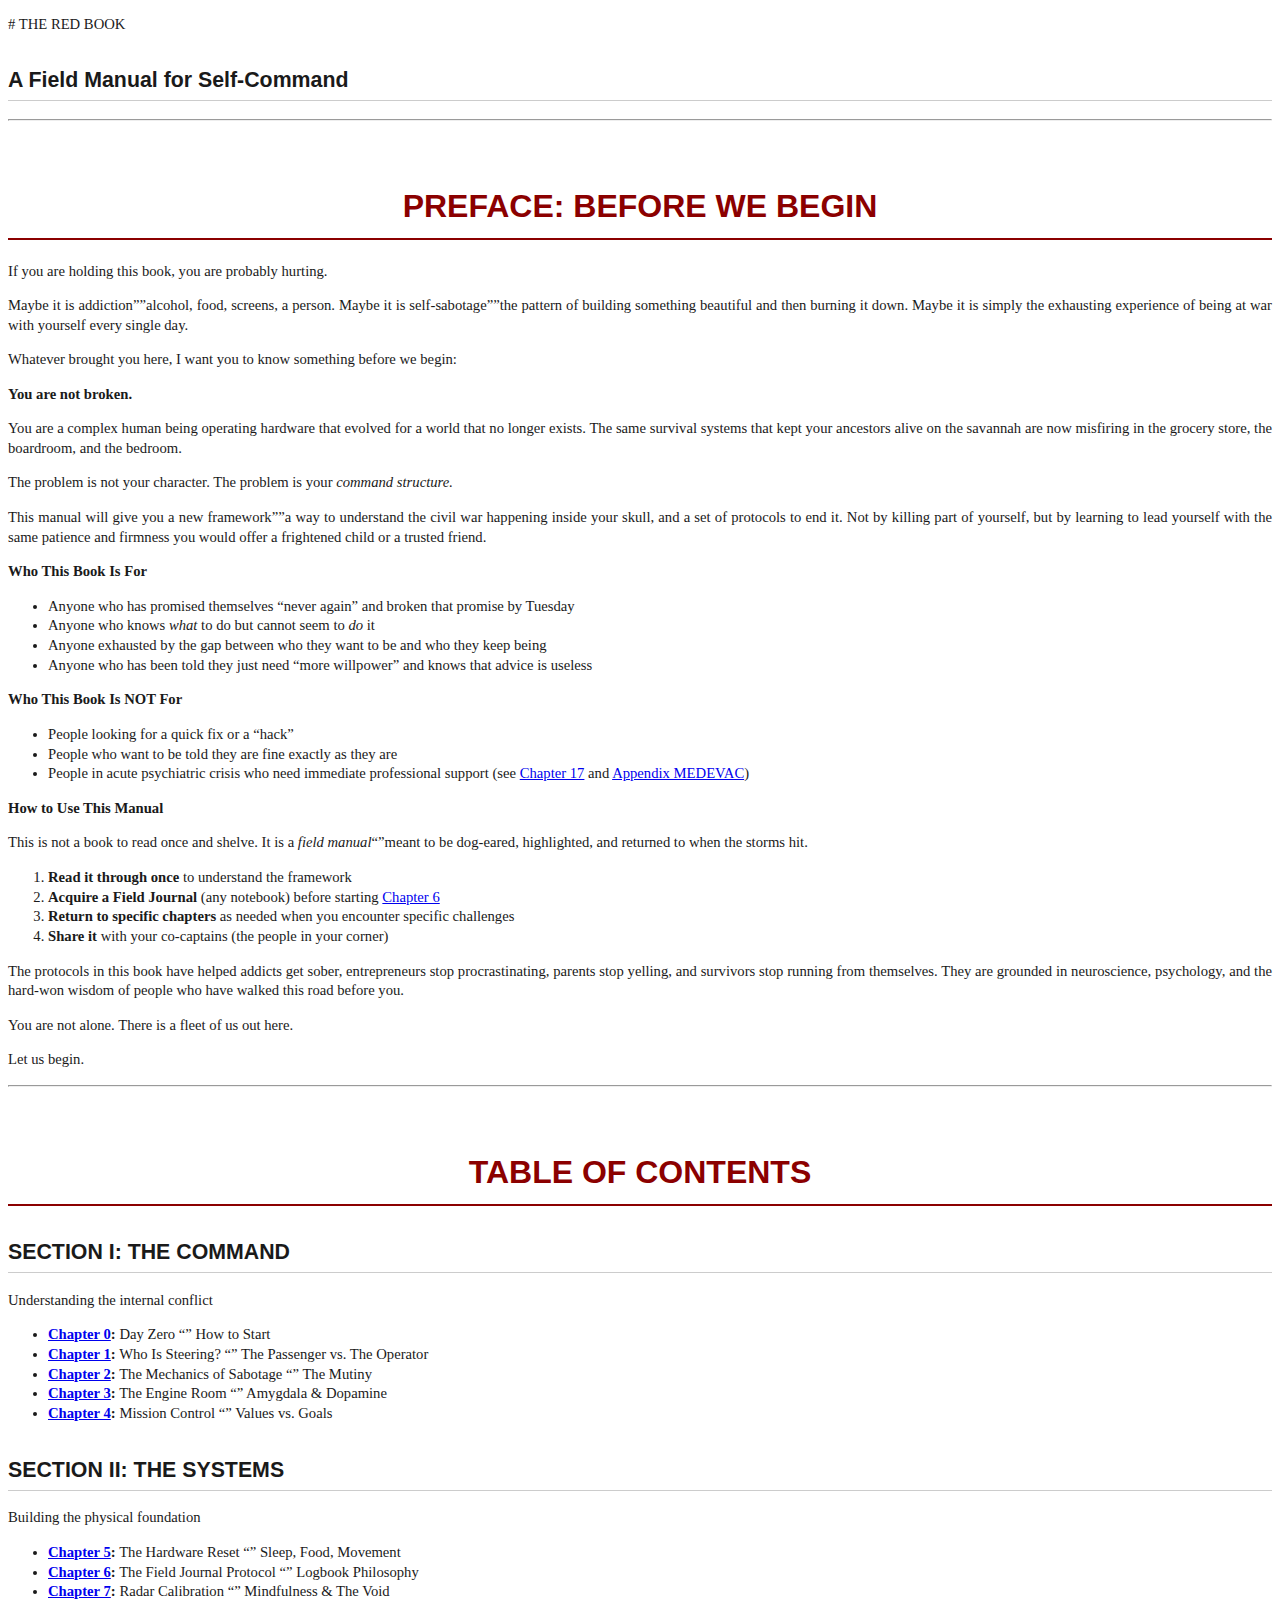
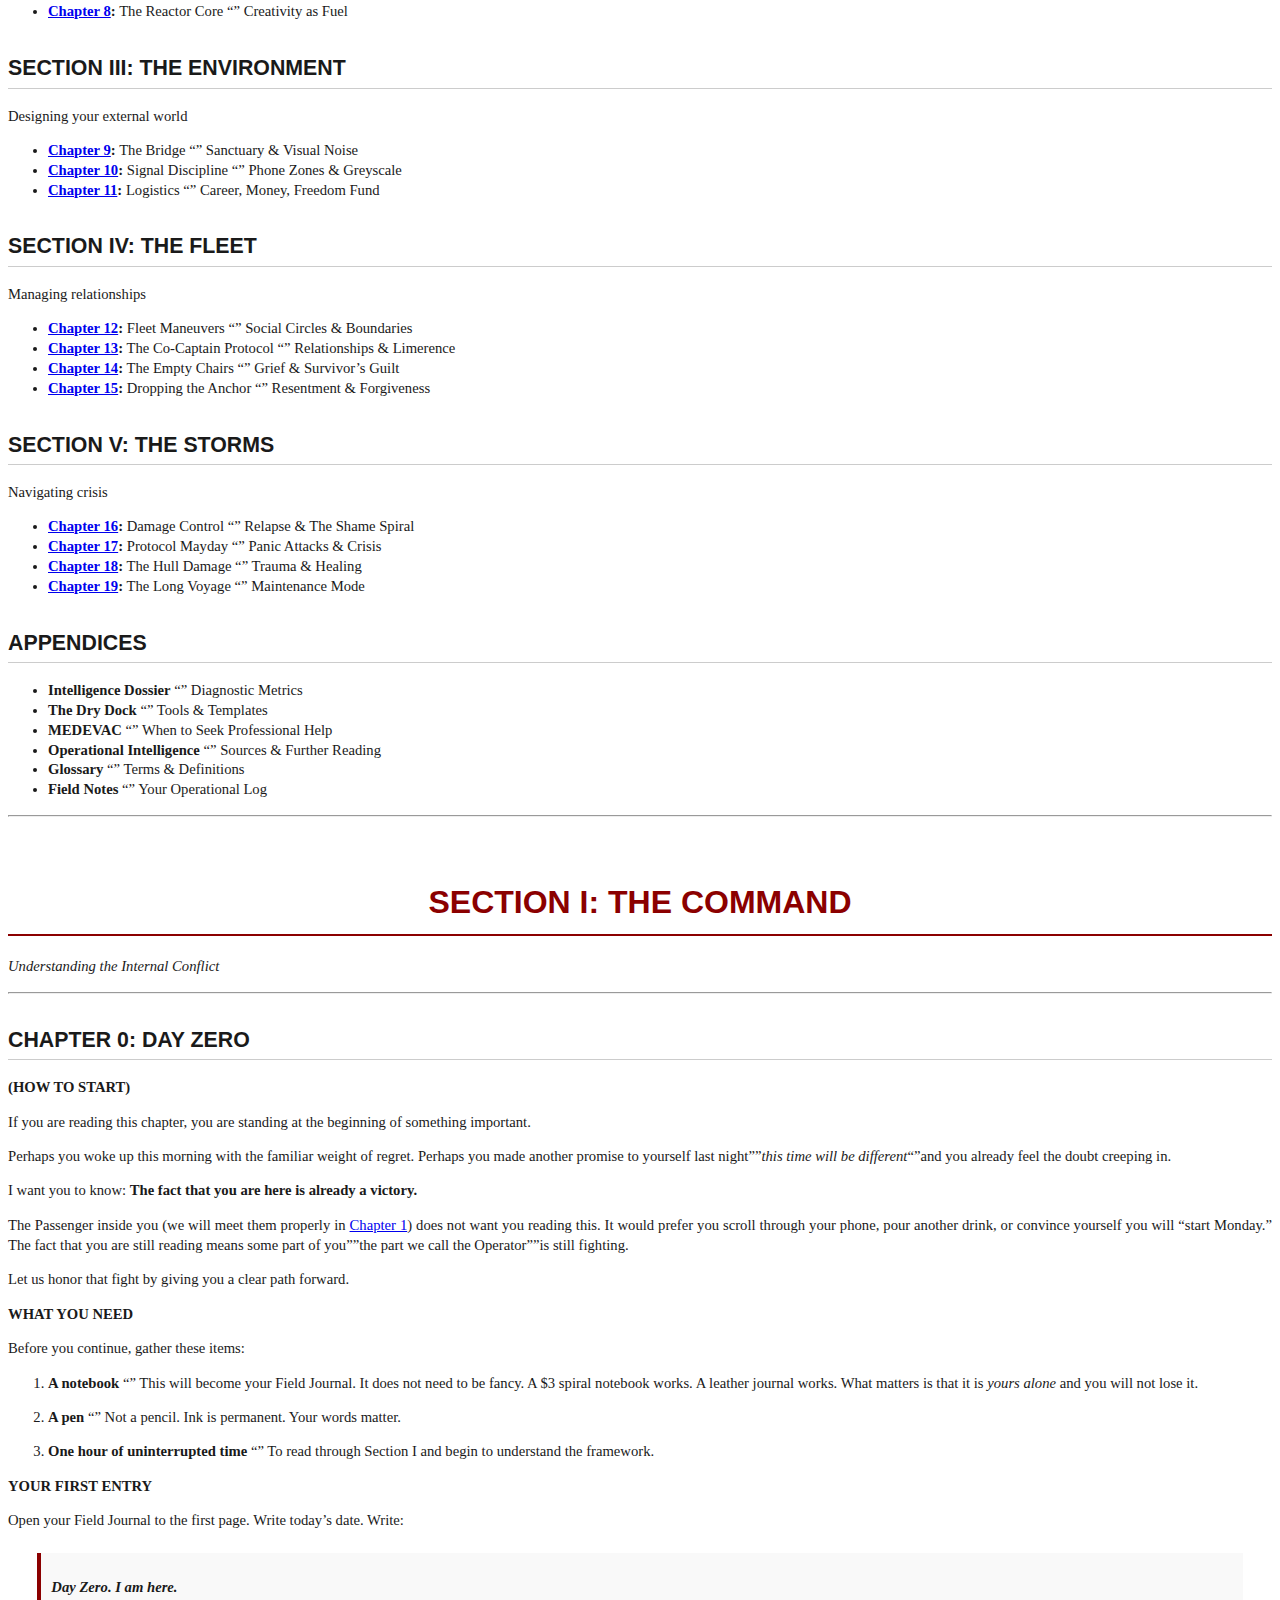
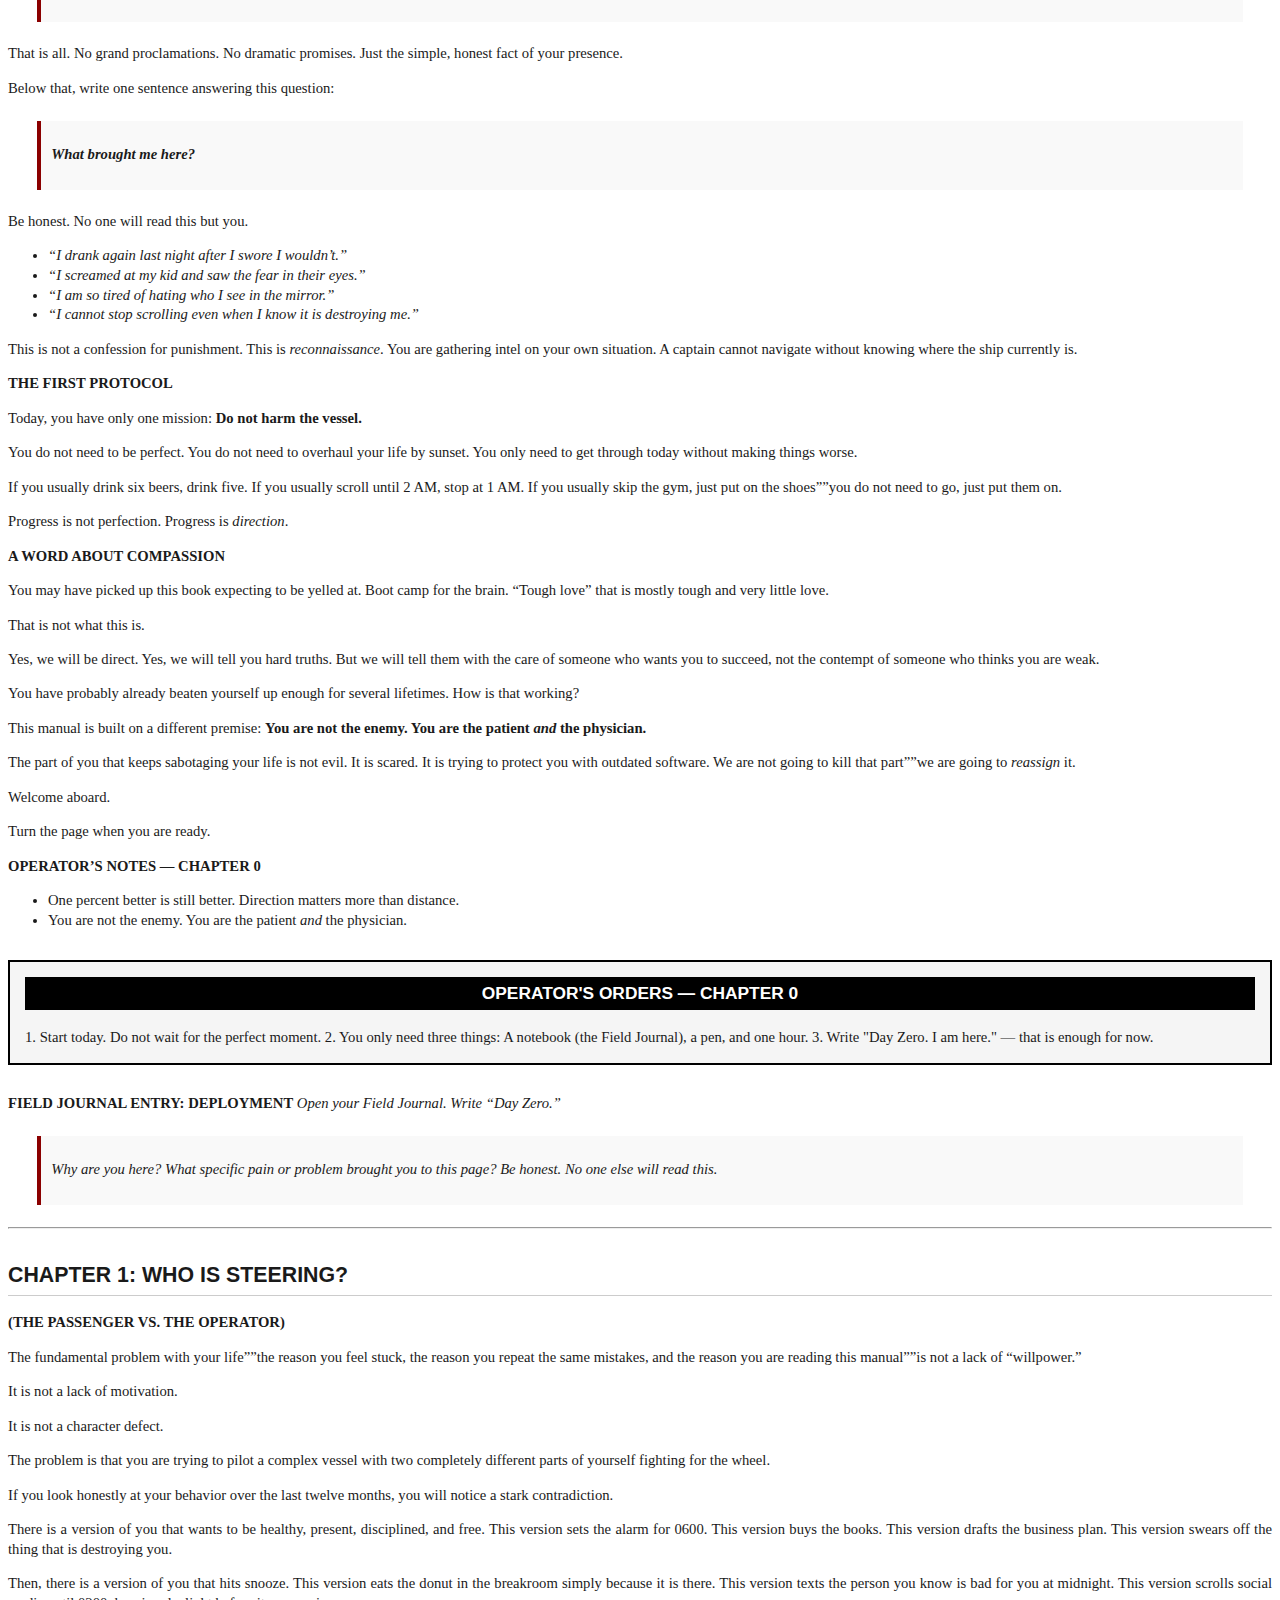
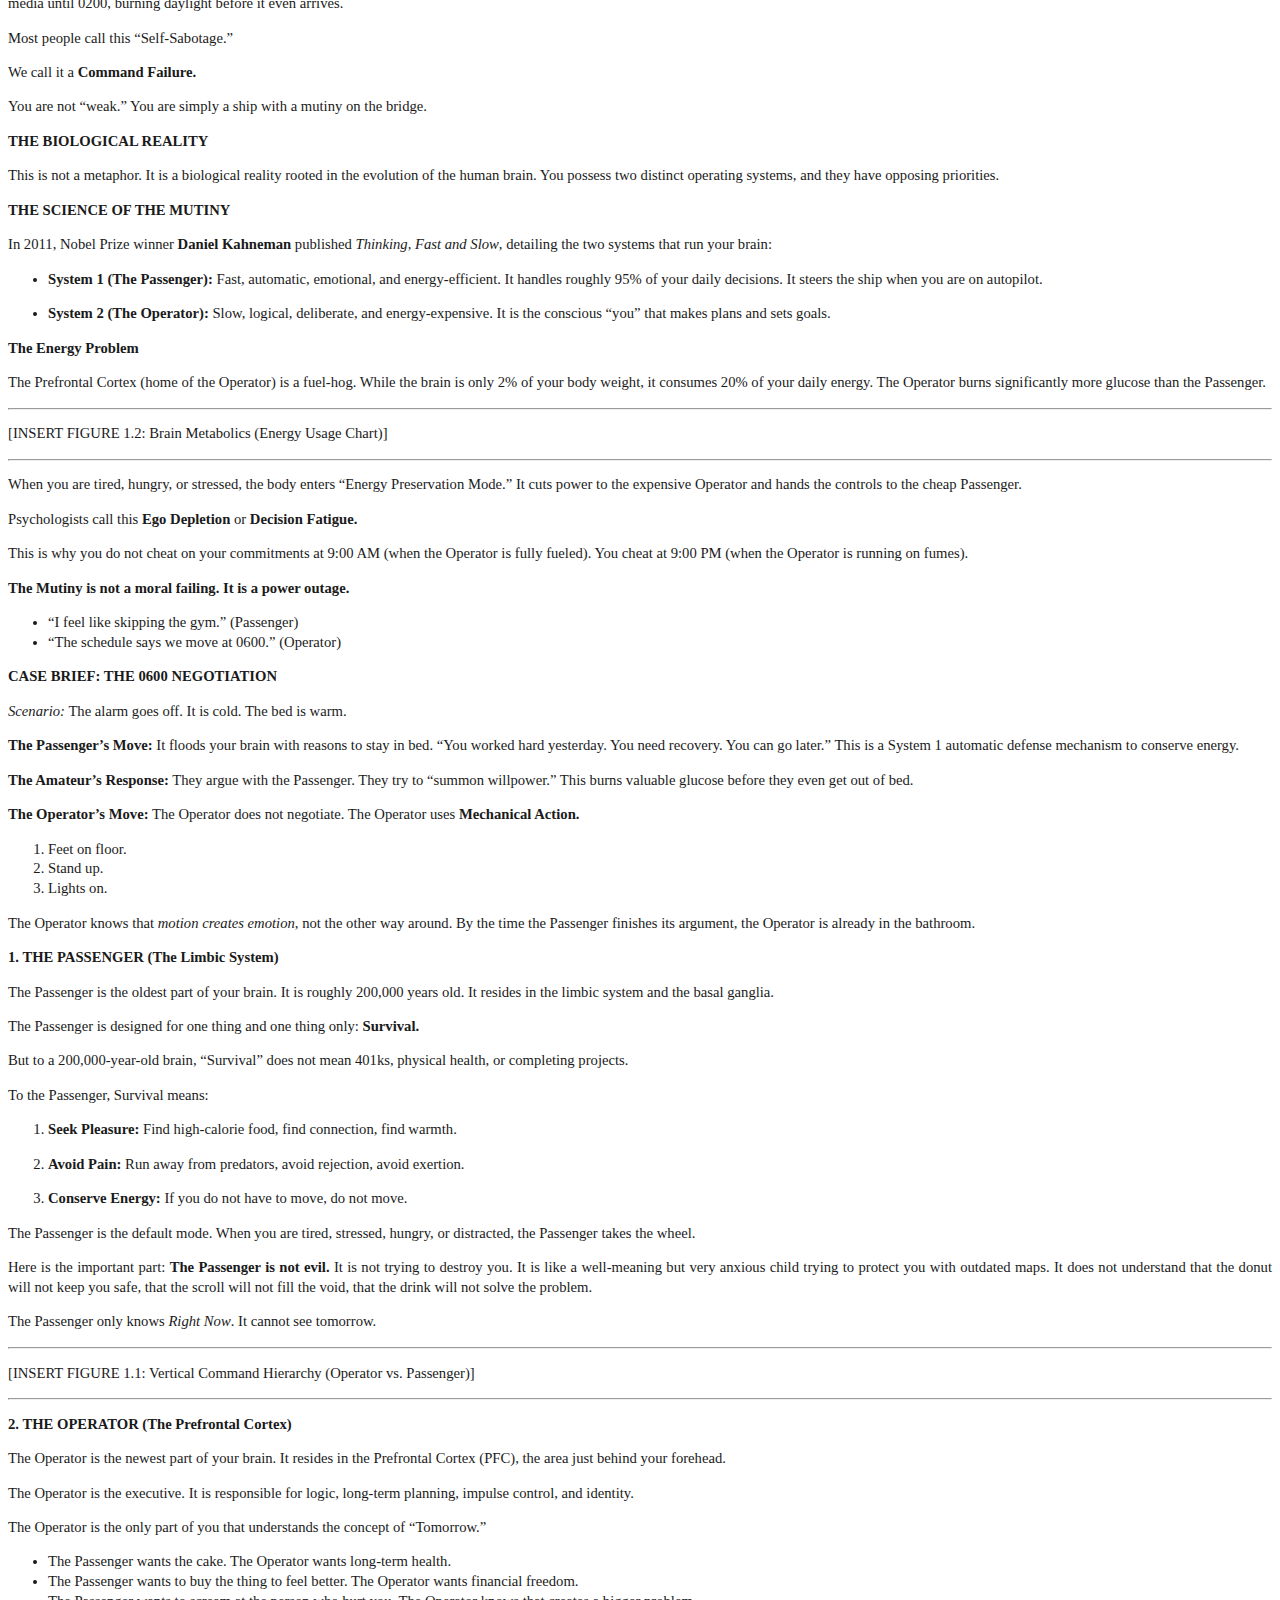
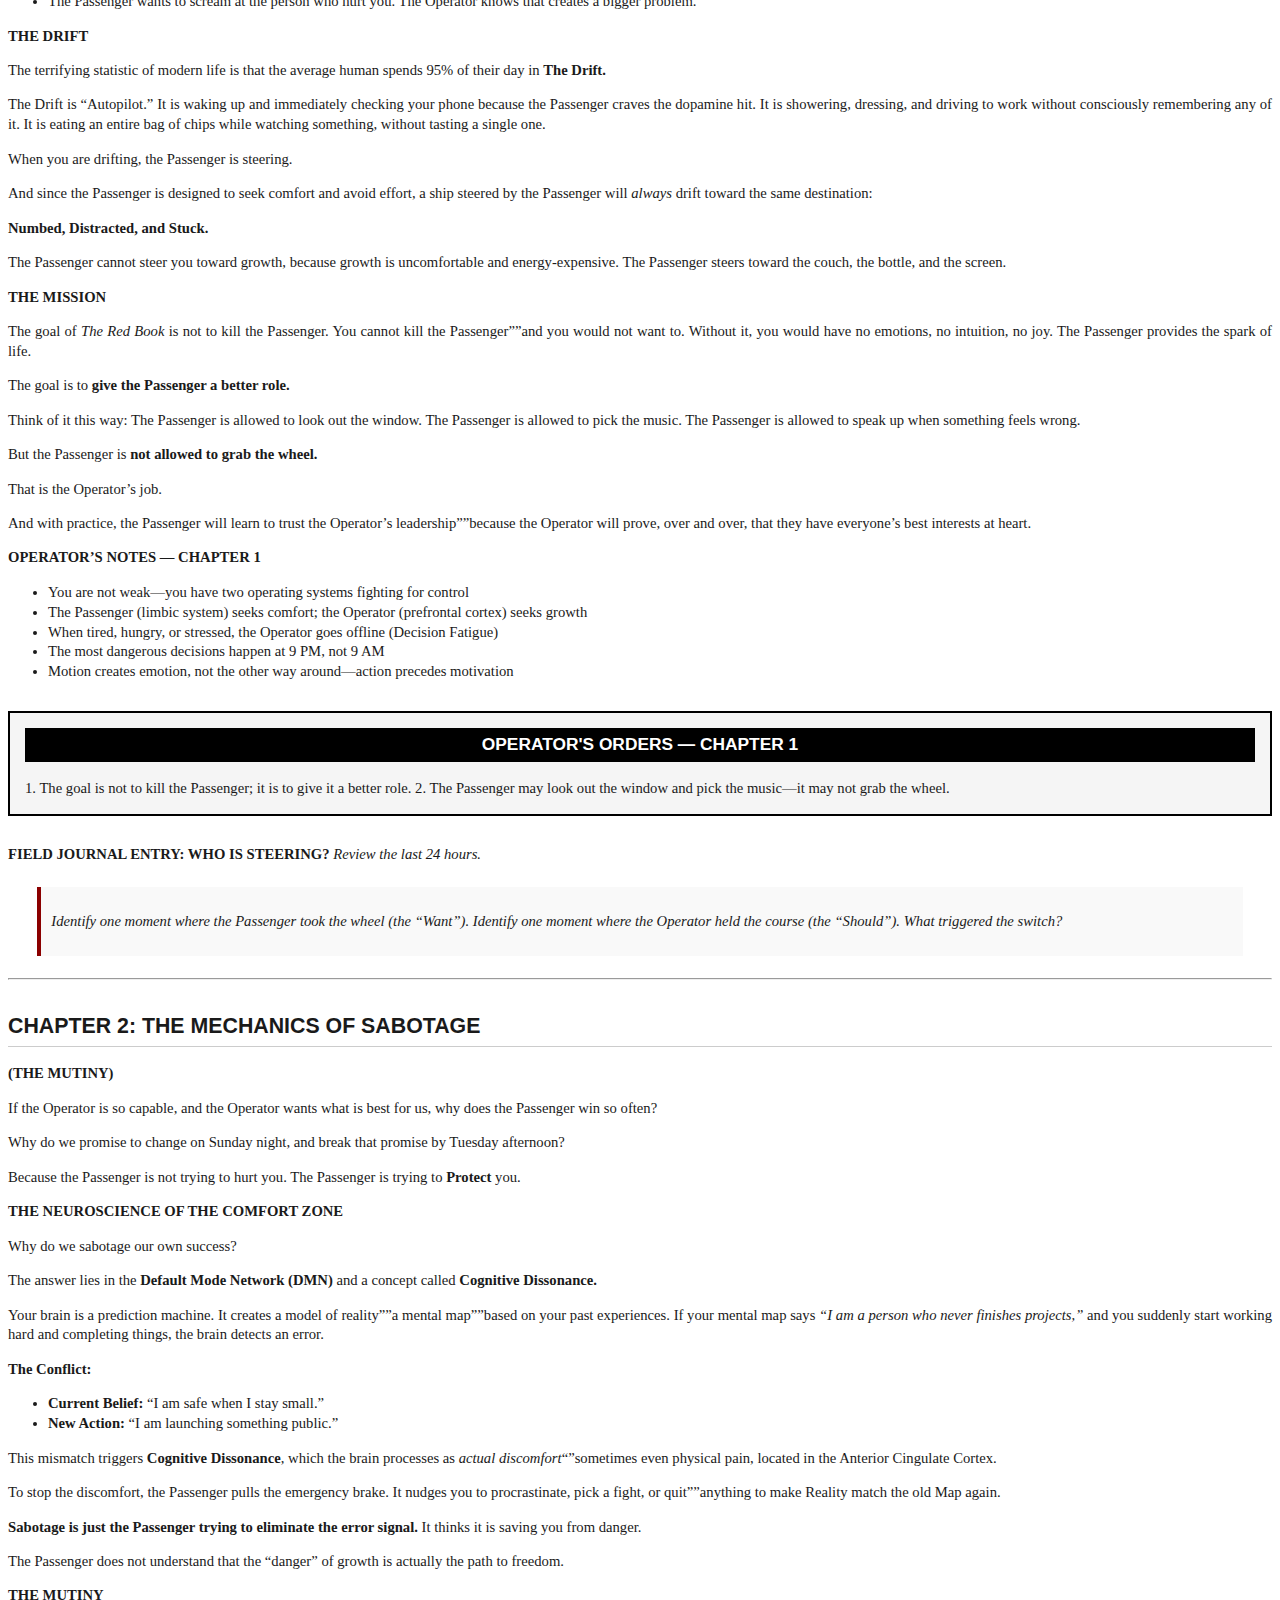
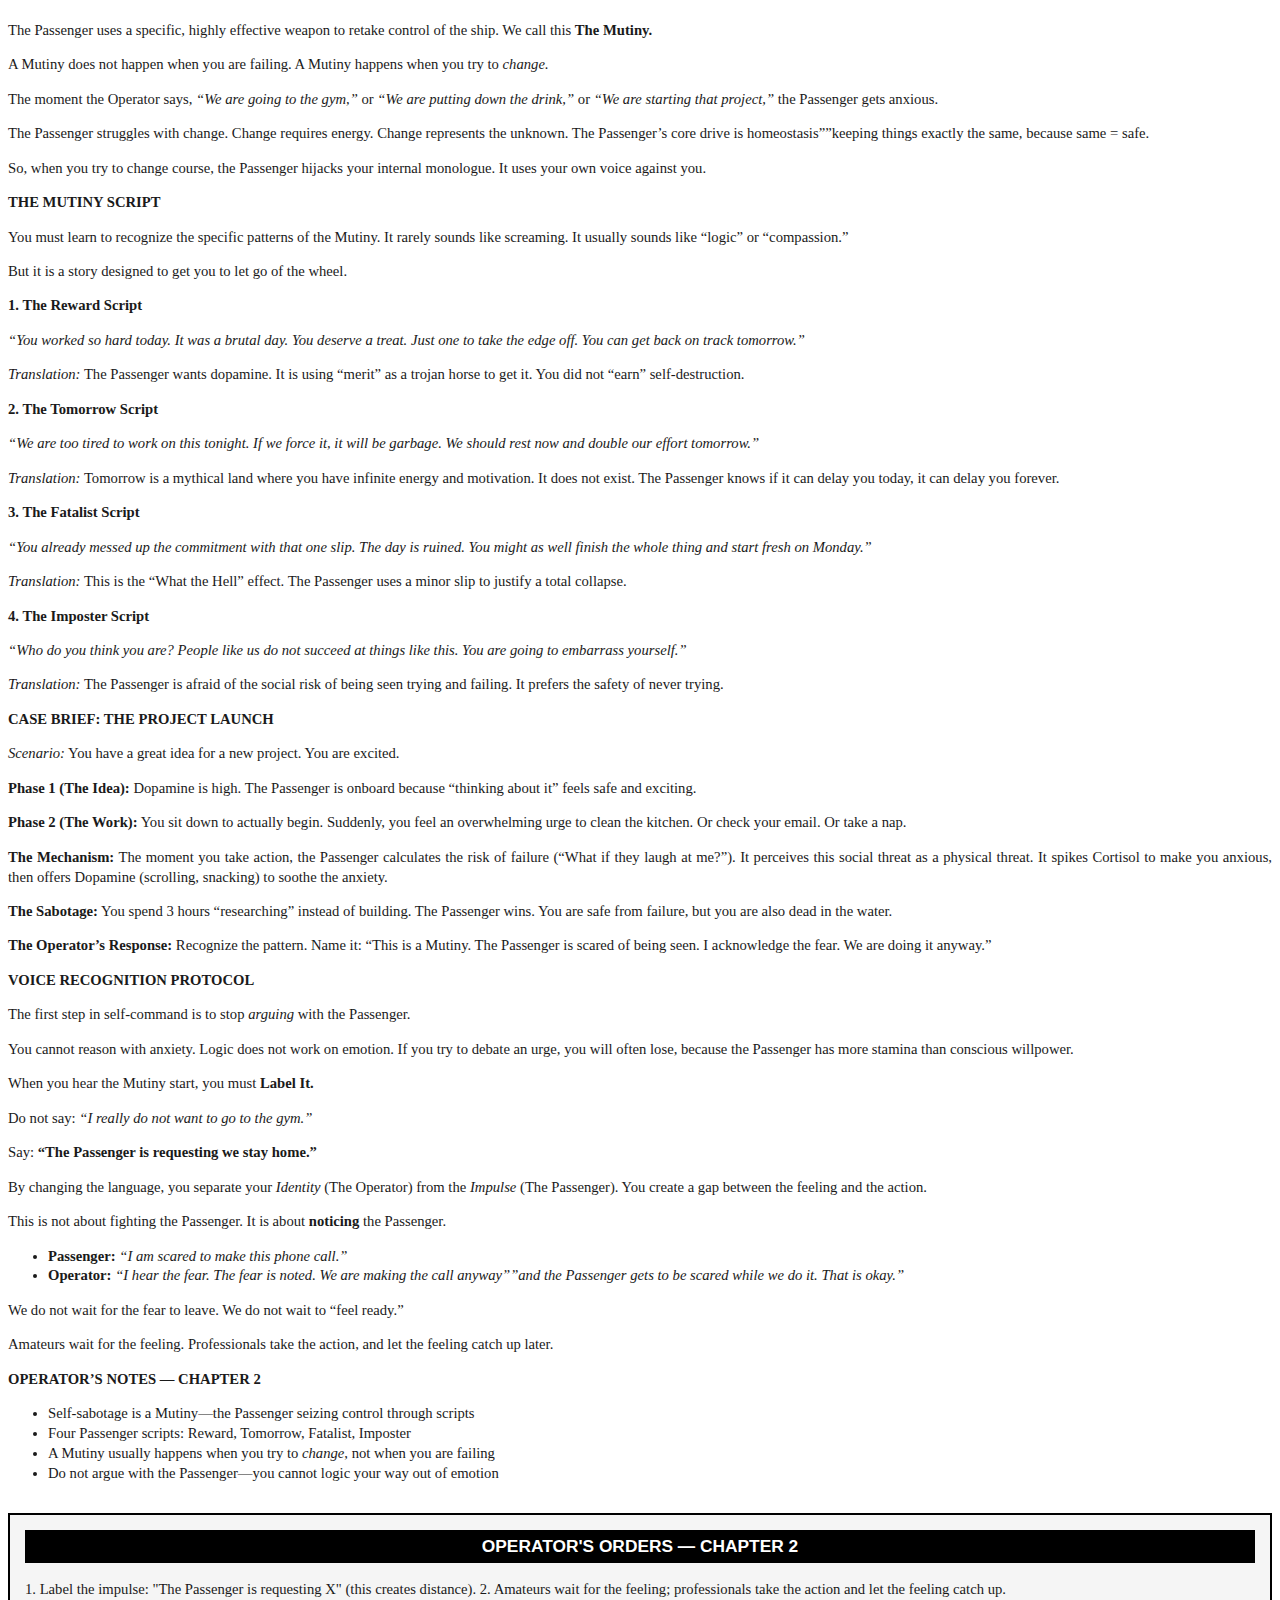
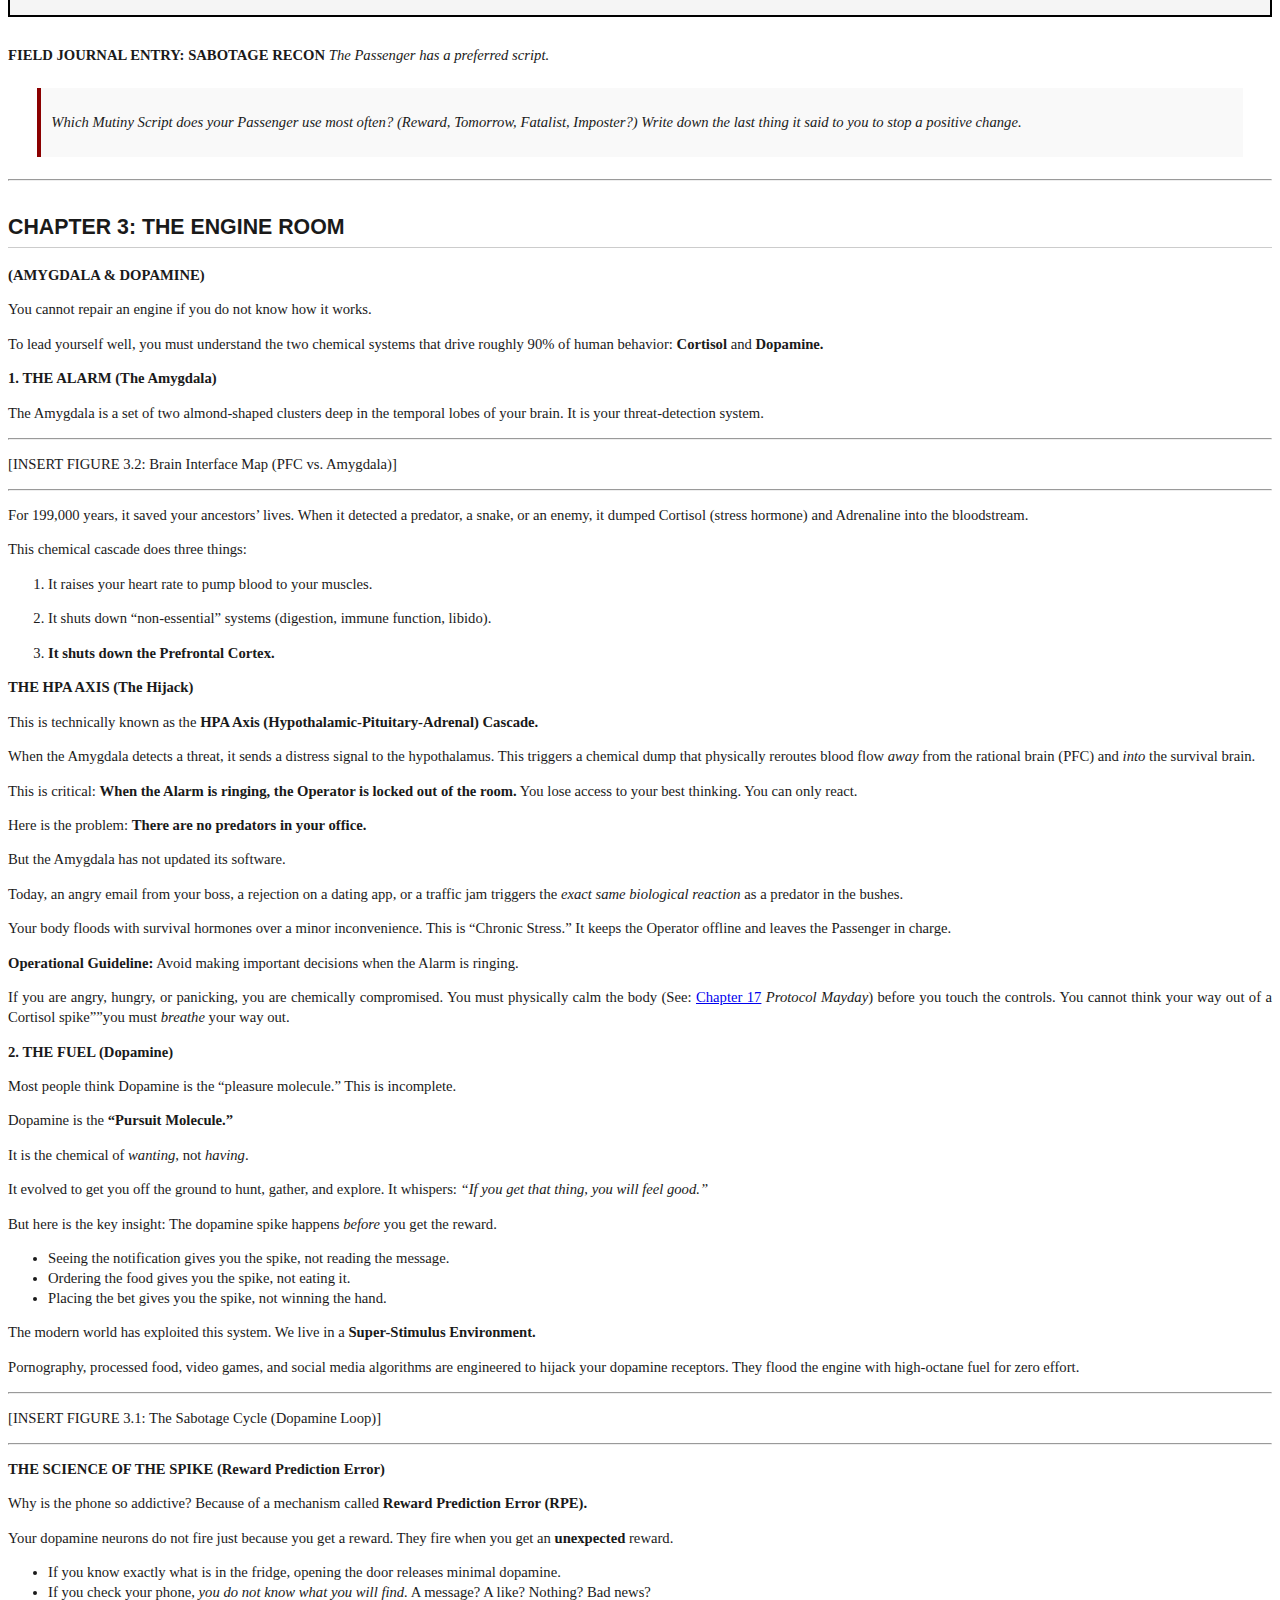
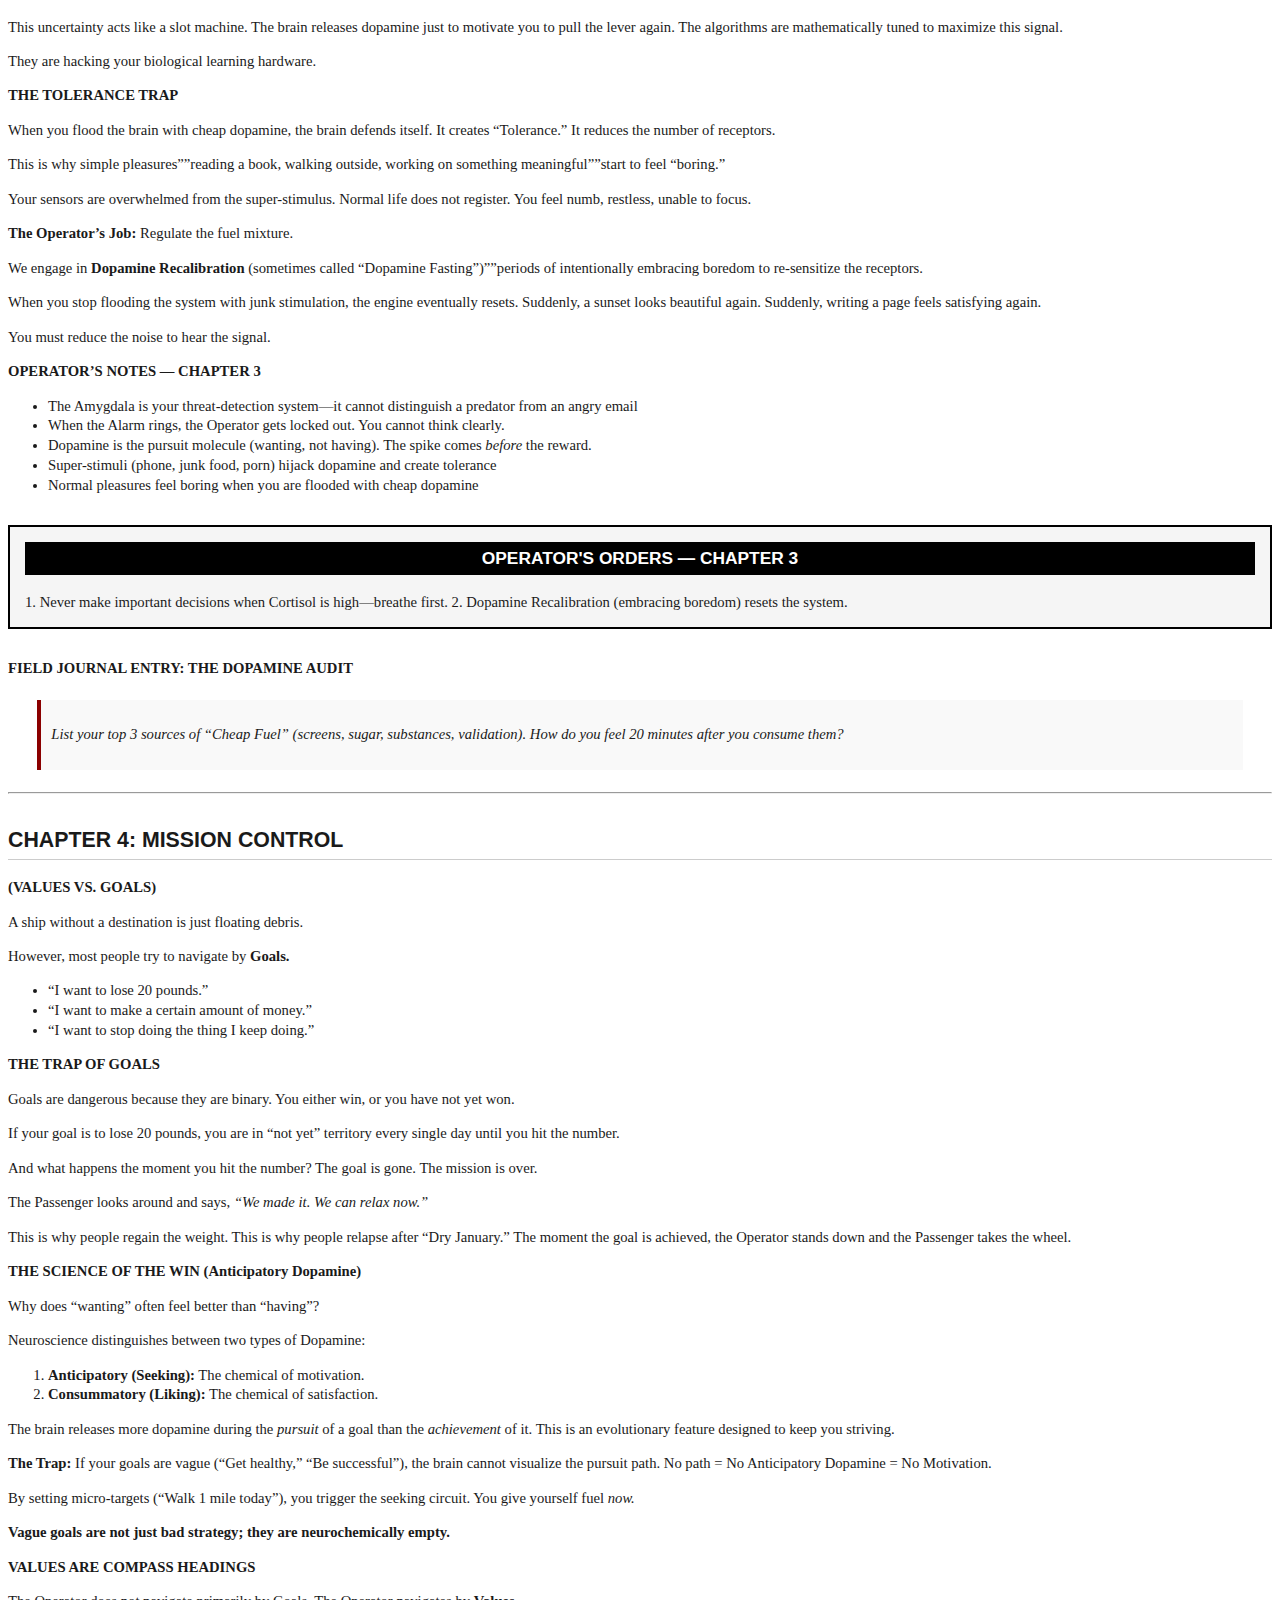
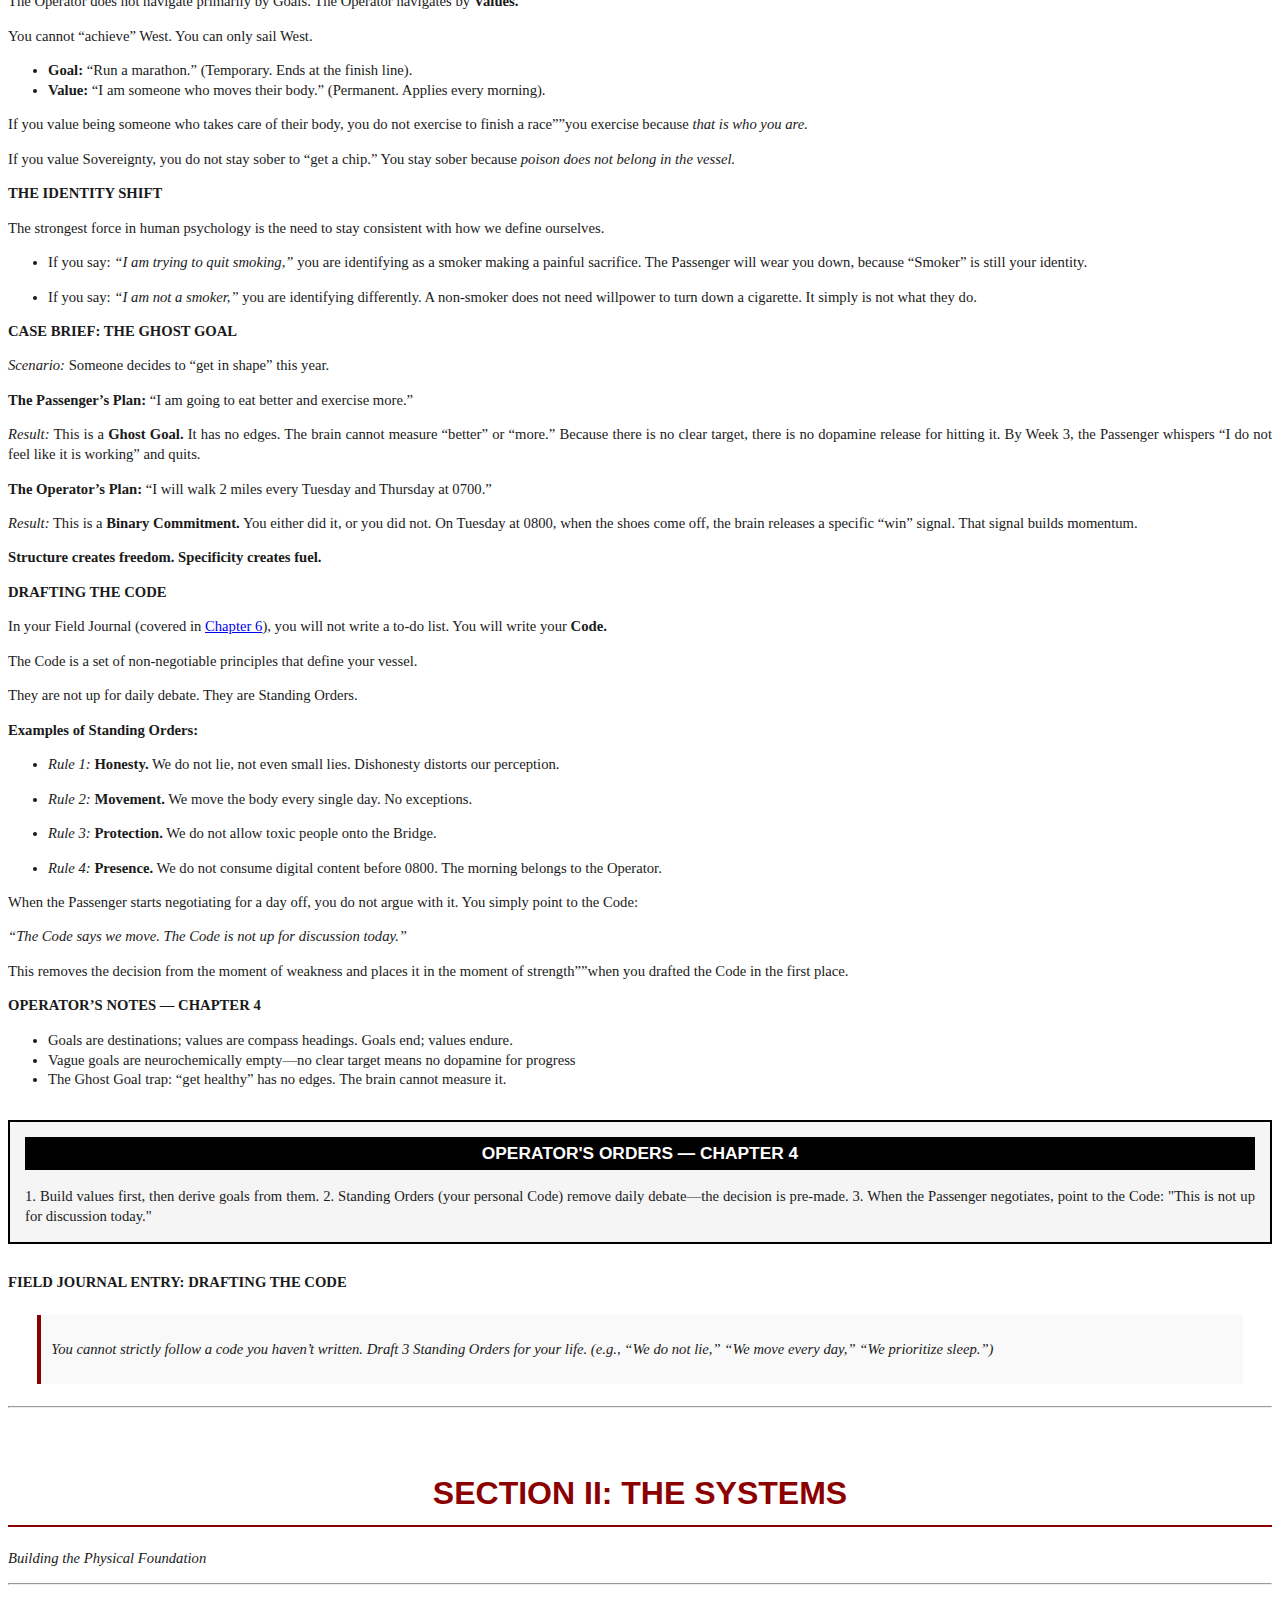
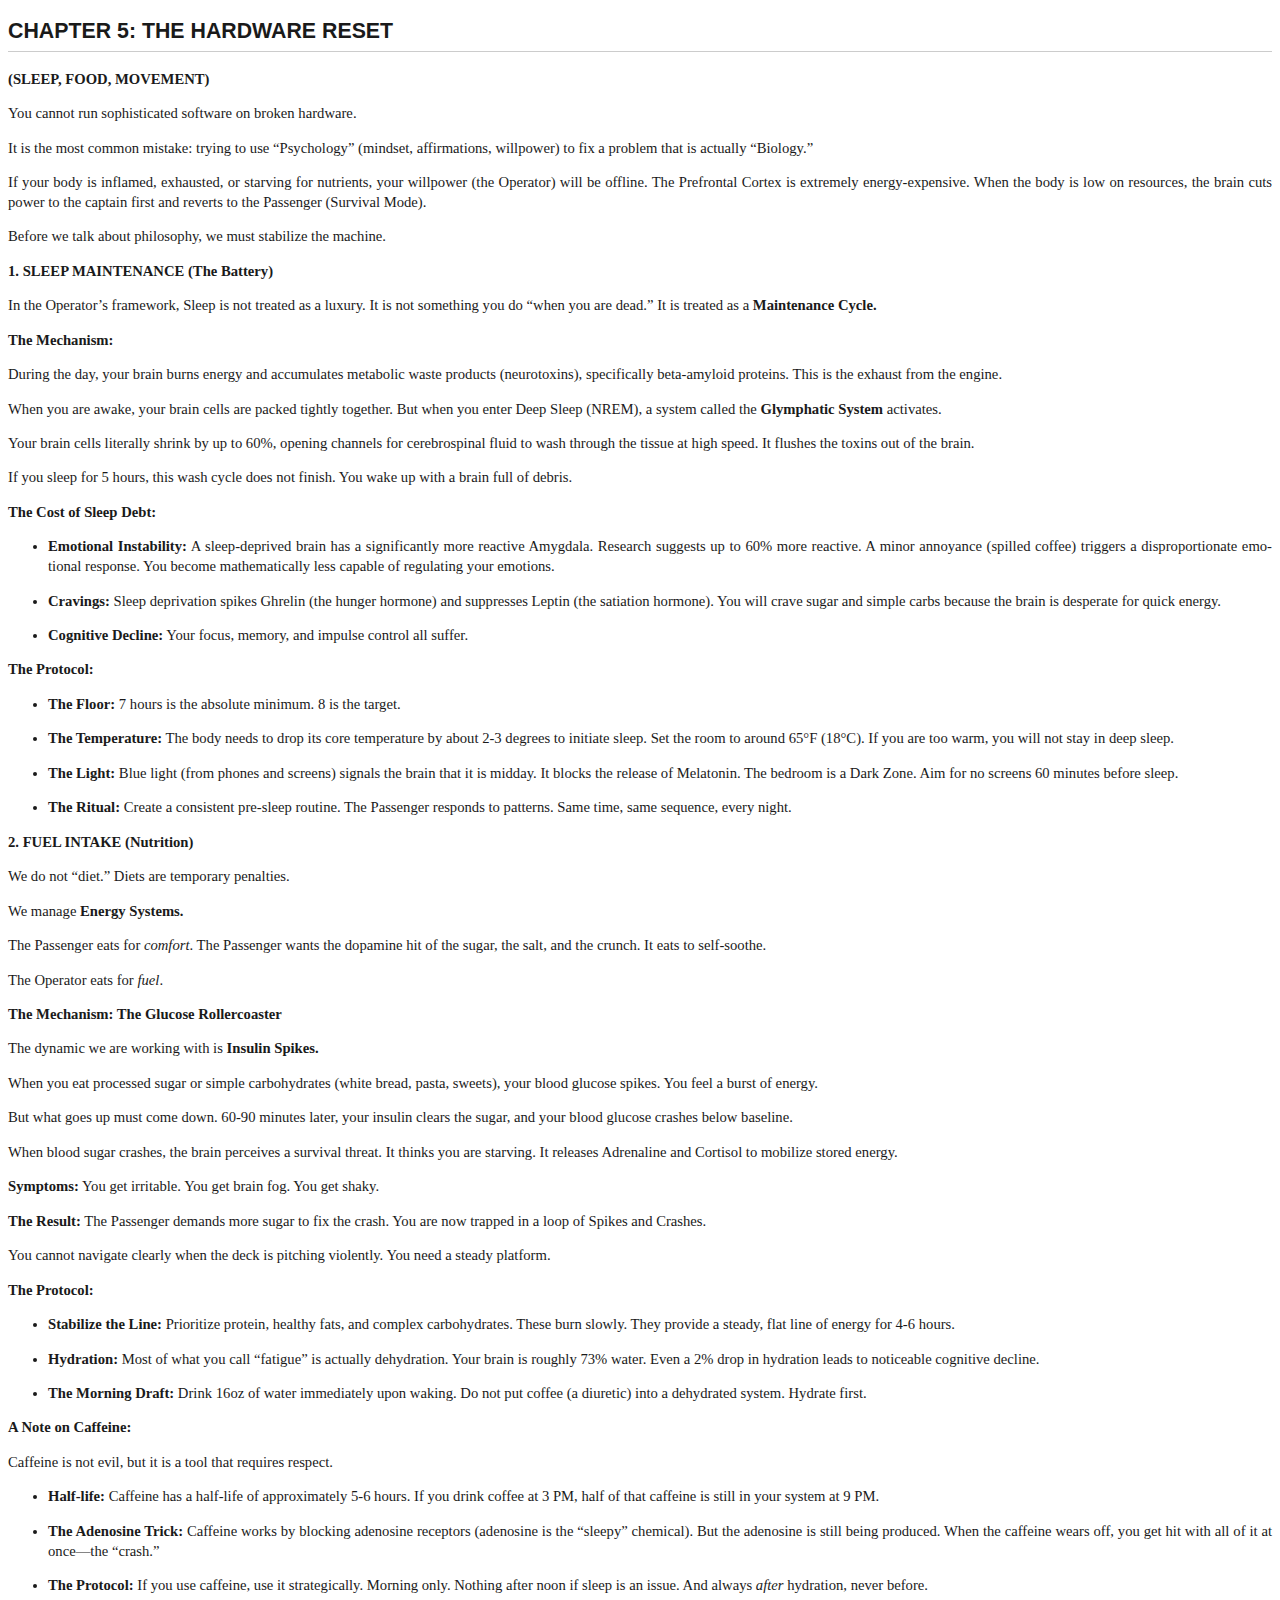
<file: Red_Book_Manu_App.html>
<!DOCTYPE html>
    <html lang="en">
    <head>
        <meta charset="UTF-8">
        <title>The Red Book: Field Manual</title>
        <style>
            /* Global Print Settings */
@page {
    size: 5in 7in;
    margin-top: 0.5in;
    margin-bottom: 0.625in;
    marks: crop cross;
    bleed: 0.125in;
}

@page :first {
    margin-top: 2in;
    /* Drop title on first page */
}

@page :left {
    margin-left: 0.5in;
    /* Outer */
    margin-right: 0.75in;
    /* Inner */
}

@page :right {
    margin-left: 0.75in;
    /* Inner */
    margin-right: 0.5in;
    /* Outer */
}

body {
    font-family: "Garamond", "Adobe Garamond Pro", "Crimson Text", serif;
    line-height: 1.35;
    /* Approx 14.85pt on 11pt */
    color: #1a1a1a;
    font-size: 11pt;
    text-align: justify;
    hyphens: auto;
}

/* Typography */
h1 {
    font-family: "Arial", sans-serif;
    color: #8B0000;
    text-align: center;
    text-transform: uppercase;
    border-bottom: 2px solid #8B0000;
    padding-bottom: 10px;
    margin-top: 2em;
    font-size: 24pt;
    page-break-before: always;
    page-break-after: avoid;
}

h2 {
    font-family: "Arial", sans-serif;
    border-bottom: 1px solid #ccc;
    padding-bottom: 5px;
    margin-top: 1.5em;
    font-size: 16pt;
    page-break-after: avoid;
}

h3 {
    font-family: "Arial", sans-serif;
    color: #8B0000;
    margin-top: 1.2em;
    font-size: 13pt;
    page-break-after: avoid;
}

p {
    margin-bottom: 1em;
    orphans: 2;
    widows: 2;
}

blockquote {
    font-style: italic;
    border-left: 4px solid #8B0000;
    margin: 1.5em 2em;
    padding-left: 1em;
    background-color: #f9f9f9;
    padding: 10px;
}

/* Operator's Orders Specifics */
.operators-order {
    border: 2px solid #000;
    padding: 15px;
    margin: 2em 0;
    background-color: #f5f5f5;
    page-break-inside: avoid;
}

.operators-order h3 {
    margin-top: 0;
    text-align: center;
    text-transform: uppercase;
    background: #000;
    color: #fff;
    padding: 5px;
}

.operators-order ul {
    list-style-type: square;
    padding-left: 20px;
}

/* Field Manual / Journal Specifics */
.morning-watch,
.evening-debrief,
.sitrep,
.emergency-log {
    page-break-before: always;
    border: 1px solid #ccc;
    height: 95%;
    /* Fill usage area */
    padding: 20px;
    display: flex;
    flex-direction: column;
    box-sizing: border-box;
}

.morning-watch h2,
.evening-debrief h2,
.sitrep h2,
.emergency-log h2 {
    text-align: center;
    margin-top: 0;
    border-bottom: 2px solid #000;
    text-transform: uppercase;
}

.form-line {
    border-bottom: 1px solid #000;
    display: inline-block;
    width: 100%;
    margin-top: 2px;
    min-height: 1.2em;
}

.form-line.short {
    width: 100px;
    display: inline-block;
}

.checkbox {
    display: inline-block;
    width: 15px;
    height: 15px;
    border: 1px solid #000;
    margin-right: 5px;
}
        </style>
    </head>
    <body>
        <div class="book-container">
            <p class="body-text">﻿# THE RED BOOK</p>
<h2 id="a-field-manual-for-self-command">A Field Manual for Self-Command</h2>
<hr />
<h1 id="preface-before-we-begin">PREFACE: BEFORE WE BEGIN</h1>
<p class="body-text">If you are holding this book, you are probably hurting.</p>
<p class="body-text">Maybe it is addiction&rdquo;”alcohol, food, screens, a person. Maybe it is self-sabotage&rdquo;”the pattern of building something beautiful and then burning it down. Maybe it is simply the exhausting experience of being at war with yourself every single day.</p>
<p class="body-text">Whatever brought you here, I want you to know something before we begin:</p>
<p class="body-text"><strong>You are not broken.</strong></p>
<p class="body-text">You are a complex human being operating hardware that evolved for a world that no longer exists. The same survival systems that kept your ancestors alive on the savannah are now misfiring in the grocery store, the boardroom, and the bedroom.</p>
<p class="body-text">The problem is not your character. The problem is your <em>command structure.</em></p>
<p class="body-text">This manual will give you a new framework&rdquo;”a way to understand the civil war happening inside your skull, and a set of protocols to end it. Not by killing part of yourself, but by learning to lead yourself with the same patience and firmness you would offer a frightened child or a trusted friend.</p>
<p class="body-text"><strong>Who This Book Is For</strong></p>
<ul>
<li>Anyone who has promised themselves &ldquo;never again&rdquo; and broken that promise by Tuesday</li>
<li>Anyone who knows <em>what</em> to do but cannot seem to <em>do</em> it</li>
<li>Anyone exhausted by the gap between who they want to be and who they keep being</li>
<li>Anyone who has been told they just need &ldquo;more willpower&rdquo; and knows that advice is useless</li>
</ul>
<p class="body-text"><strong>Who This Book Is NOT For</strong></p>
<ul>
<li>People looking for a quick fix or a &ldquo;hack&rdquo;</li>
<li>People who want to be told they are fine exactly as they are</li>
<li>People in acute psychiatric crisis who need immediate professional support (see <a href="#chapter-17-protocol-mayday">Chapter 17</a> and <a href="#appendix-medevac">Appendix MEDEVAC</a>)</li>
</ul>
<p class="body-text"><strong>How to Use This Manual</strong></p>
<p class="body-text">This is not a book to read once and shelve. It is a <em>field manual</em>&ldquo;”meant to be dog-eared, highlighted, and returned to when the storms hit.</p>
<ol>
<li><strong>Read it through once</strong> to understand the framework</li>
<li><strong>Acquire a Field Journal</strong> (any notebook) before starting <a href="#chapter-6-the-field-journal-protocol">Chapter 6</a></li>
<li><strong>Return to specific chapters</strong> as needed when you encounter specific challenges</li>
<li><strong>Share it</strong> with your co-captains (the people in your corner)</li>
</ol>
<p class="body-text">The protocols in this book have helped addicts get sober, entrepreneurs stop procrastinating, parents stop yelling, and survivors stop running from themselves. They are grounded in neuroscience, psychology, and the hard-won wisdom of people who have walked this road before you.</p>
<p class="body-text">You are not alone. There is a fleet of us out here.</p>
<p class="body-text">Let us begin.</p>
<hr />
<h1 id="table-of-contents">TABLE OF CONTENTS</h1>
<h2 id="section-i-the-command">SECTION I: THE COMMAND</h2>
<p class="body-text">Understanding the internal conflict</p>
<ul>
<li><strong><a href="#chapter-0-day-zero">Chapter 0</a>:</strong> Day Zero &ldquo;” How to Start</li>
<li><strong><a href="#chapter-1-who-is-steering">Chapter 1</a>:</strong> Who Is Steering? &ldquo;” The Passenger vs. The Operator</li>
<li><strong><a href="#chapter-2-the-mechanics-of-sabotage">Chapter 2</a>:</strong> The Mechanics of Sabotage &ldquo;” The Mutiny</li>
<li><strong><a href="#chapter-3-the-engine-room">Chapter 3</a>:</strong> The Engine Room &ldquo;” Amygdala &amp; Dopamine</li>
<li><strong><a href="#chapter-4-mission-control">Chapter 4</a>:</strong> Mission Control &ldquo;” Values vs. Goals</li>
</ul>
<h2 id="section-ii-the-systems">SECTION II: THE SYSTEMS</h2>
<p class="body-text">Building the physical foundation</p>
<ul>
<li><strong><a href="#chapter-5-the-hardware-reset">Chapter 5</a>:</strong> The Hardware Reset &ldquo;” Sleep, Food, Movement</li>
<li><strong><a href="#chapter-6-the-field-journal-protocol">Chapter 6</a>:</strong> The Field Journal Protocol &ldquo;” Logbook Philosophy</li>
<li><strong><a href="#chapter-7-radar-calibration">Chapter 7</a>:</strong> Radar Calibration &ldquo;” Mindfulness &amp; The Void</li>
<li><strong><a href="#chapter-8-the-reactor-core">Chapter 8</a>:</strong> The Reactor Core &ldquo;” Creativity as Fuel</li>
</ul>
<h2 id="section-iii-the-environment">SECTION III: THE ENVIRONMENT</h2>
<p class="body-text">Designing your external world</p>
<ul>
<li><strong><a href="#chapter-9-the-bridge">Chapter 9</a>:</strong> The Bridge &ldquo;” Sanctuary &amp; Visual Noise</li>
<li><strong><a href="#chapter-10-signal-discipline">Chapter 10</a>:</strong> Signal Discipline &ldquo;” Phone Zones &amp; Greyscale</li>
<li><strong><a href="#chapter-11-logistics">Chapter 11</a>:</strong> Logistics &ldquo;” Career, Money, Freedom Fund</li>
</ul>
<h2 id="section-iv-the-fleet">SECTION IV: THE FLEET</h2>
<p class="body-text">Managing relationships</p>
<ul>
<li><strong><a href="#chapter-12-fleet-maneuvers">Chapter 12</a>:</strong> Fleet Maneuvers &ldquo;” Social Circles &amp; Boundaries</li>
<li><strong><a href="#chapter-13-the-co-captain-protocol">Chapter 13</a>:</strong> The Co-Captain Protocol &ldquo;” Relationships &amp; Limerence</li>
<li><strong><a href="#chapter-14-the-empty-chairs">Chapter 14</a>:</strong> The Empty Chairs &ldquo;” Grief &amp; Survivor&rsquo;s Guilt</li>
<li><strong><a href="#chapter-15-dropping-the-anchor">Chapter 15</a>:</strong> Dropping the Anchor &ldquo;” Resentment &amp; Forgiveness</li>
</ul>
<h2 id="section-v-the-storms">SECTION V: THE STORMS</h2>
<p class="body-text">Navigating crisis</p>
<ul>
<li><strong><a href="#chapter-16-damage-control">Chapter 16</a>:</strong> Damage Control &ldquo;” Relapse &amp; The Shame Spiral</li>
<li><strong><a href="#chapter-17-protocol-mayday">Chapter 17</a>:</strong> Protocol Mayday &ldquo;” Panic Attacks &amp; Crisis</li>
<li><strong><a href="#chapter-18-the-hull-damage">Chapter 18</a>:</strong> The Hull Damage &ldquo;” Trauma &amp; Healing</li>
<li><strong><a href="#chapter-19-the-long-voyage">Chapter 19</a>:</strong> The Long Voyage &ldquo;” Maintenance Mode</li>
</ul>
<h2 id="appendices">APPENDICES</h2>
<ul>
<li><strong>Intelligence Dossier</strong> &ldquo;” Diagnostic Metrics</li>
<li><strong>The Dry Dock</strong> &ldquo;” Tools &amp; Templates</li>
<li><strong>MEDEVAC</strong> &ldquo;” When to Seek Professional Help</li>
<li><strong>Operational Intelligence</strong> &ldquo;” Sources &amp; Further Reading</li>
<li><strong>Glossary</strong> &ldquo;” Terms &amp; Definitions</li>
<li><strong>Field Notes</strong> &ldquo;” Your Operational Log</li>
</ul>
<hr />
<h1 id="section-i-the-command_1">SECTION I: THE COMMAND</h1>
<p class="body-text"><em>Understanding the Internal Conflict</em></p>
<hr />
<h2 id="chapter-0-day-zero">CHAPTER 0: DAY ZERO</h2>
<p class="body-text"><strong>(HOW TO START)</strong></p>
<p class="body-text">If you are reading this chapter, you are standing at the beginning of something important.</p>
<p class="body-text">Perhaps you woke up this morning with the familiar weight of regret. Perhaps you made another promise to yourself last night&rdquo;”<em>this time will be different</em>&ldquo;”and you already feel the doubt creeping in.</p>
<p class="body-text">I want you to know: <strong>The fact that you are here is already a victory.</strong></p>
<p class="body-text">The Passenger inside you (we will meet them properly in <a href="#chapter-1-who-is-steering">Chapter 1</a>) does not want you reading this. It would prefer you scroll through your phone, pour another drink, or convince yourself you will &ldquo;start Monday.&rdquo; The fact that you are still reading means some part of you&rdquo;”the part we call the Operator&rdquo;”is still fighting.</p>
<p class="body-text">Let us honor that fight by giving you a clear path forward.</p>
<p class="body-text"><strong>WHAT YOU NEED</strong></p>
<p class="body-text">Before you continue, gather these items:</p>
<ol>
<li>
<p class="body-text"><strong>A notebook</strong> &ldquo;” This will become your Field Journal. It does not need to be fancy. A $3 spiral notebook works. A leather journal works. What matters is that it is <em>yours alone</em> and you will not lose it.</p>
</li>
<li>
<p class="body-text"><strong>A pen</strong> &ldquo;” Not a pencil. Ink is permanent. Your words matter.</p>
</li>
<li>
<p class="body-text"><strong>One hour of uninterrupted time</strong> &ldquo;” To read through Section I and begin to understand the framework.</p>
</li>
</ol>
<p class="body-text"><strong>YOUR FIRST ENTRY</strong></p>
<p class="body-text">Open your Field Journal to the first page. Write today&rsquo;s date. Write:</p>
<blockquote class="blockquote">
<p class="body-text"><strong>Day Zero. I am here.</strong></p>
</blockquote>
<p class="body-text">That is all. No grand proclamations. No dramatic promises. Just the simple, honest fact of your presence.</p>
<p class="body-text">Below that, write one sentence answering this question:</p>
<blockquote class="blockquote">
<p class="body-text"><strong>What brought me here?</strong></p>
</blockquote>
<p class="body-text">Be honest. No one will read this but you.</p>
<ul>
<li><em>&ldquo;I drank again last night after I swore I wouldn&rsquo;t.&rdquo;</em></li>
<li><em>&ldquo;I screamed at my kid and saw the fear in their eyes.&rdquo;</em></li>
<li><em>&ldquo;I am so tired of hating who I see in the mirror.&rdquo;</em></li>
<li><em>&ldquo;I cannot stop scrolling even when I know it is destroying me.&rdquo;</em></li>
</ul>
<p class="body-text">This is not a confession for punishment. This is <em>reconnaissance</em>. You are gathering intel on your own situation. A captain cannot navigate without knowing where the ship currently is.</p>
<p class="body-text"><strong>THE FIRST PROTOCOL</strong></p>
<p class="body-text">Today, you have only one mission: <strong>Do not harm the vessel.</strong></p>
<p class="body-text">You do not need to be perfect. You do not need to overhaul your life by sunset. You only need to get through today without making things worse.</p>
<p class="body-text">If you usually drink six beers, drink five. If you usually scroll until 2 AM, stop at 1 AM. If you usually skip the gym, just put on the shoes&rdquo;”you do not need to go, just put them on.</p>
<p class="body-text">Progress is not perfection. Progress is <em>direction</em>.</p>
<p class="body-text"><strong>A WORD ABOUT COMPASSION</strong></p>
<p class="body-text">You may have picked up this book expecting to be yelled at. Boot camp for the brain. &ldquo;Tough love&rdquo; that is mostly tough and very little love.</p>
<p class="body-text">That is not what this is.</p>
<p class="body-text">Yes, we will be direct. Yes, we will tell you hard truths. But we will tell them with the care of someone who wants you to succeed, not the contempt of someone who thinks you are weak.</p>
<p class="body-text">You have probably already beaten yourself up enough for several lifetimes. How is that working?</p>
<p class="body-text">This manual is built on a different premise: <strong>You are not the enemy. You are the patient <em>and</em> the physician.</strong></p>
<p class="body-text">The part of you that keeps sabotaging your life is not evil. It is scared. It is trying to protect you with outdated software. We are not going to kill that part&rdquo;”we are going to <em>reassign</em> it.</p>
<p class="body-text">Welcome aboard.</p>
<p class="body-text">Turn the page when you are ready.</p>
<p class="body-text"><strong>OPERATOR&rsquo;S NOTES — CHAPTER 0</strong></p>
<ul>
<li>One percent better is still better. Direction matters more than distance.</li>
<li>You are not the enemy. You are the patient <em>and</em> the physician.</li>
</ul>
<div class="operators-order">
<h3 class="subsection-header">OPERATOR'S ORDERS — CHAPTER 0</h3>

1. Start today. Do not wait for the perfect moment.
2. You only need three things: A notebook (the Field Journal), a pen, and one hour.
3. Write "Day Zero. I am here." — that is enough for now.

</div>
<p class="body-text"><strong>FIELD JOURNAL ENTRY: DEPLOYMENT</strong>
<em>Open your Field Journal. Write &ldquo;Day Zero.&rdquo;</em></p>
<blockquote class="blockquote">
<p class="body-text">Why are you here? What specific pain or problem brought you to this page?
Be honest. No one else will read this.</p>
</blockquote>
<hr />
<h2 id="chapter-1-who-is-steering">CHAPTER 1: WHO IS STEERING?</h2>
<p class="body-text"><strong>(THE PASSENGER VS. THE OPERATOR)</strong></p>
<p class="body-text">The fundamental problem with your life&rdquo;”the reason you feel stuck, the reason you repeat the same mistakes, and the reason you are reading this manual&rdquo;”is not a lack of &ldquo;willpower.&rdquo;</p>
<p class="body-text">It is not a lack of motivation.</p>
<p class="body-text">It is not a character defect.</p>
<p class="body-text">The problem is that you are trying to pilot a complex vessel with two completely different parts of yourself fighting for the wheel.</p>
<p class="body-text">If you look honestly at your behavior over the last twelve months, you will notice a stark contradiction.</p>
<p class="body-text">There is a version of you that wants to be healthy, present, disciplined, and free. This version sets the alarm for 0600. This version buys the books. This version drafts the business plan. This version swears off the thing that is destroying you.</p>
<p class="body-text">Then, there is a version of you that hits snooze. This version eats the donut in the breakroom simply because it is there. This version texts the person you know is bad for you at midnight. This version scrolls social media until 0200, burning daylight before it even arrives.</p>
<p class="body-text">Most people call this &ldquo;Self-Sabotage.&rdquo;</p>
<p class="body-text">We call it a <strong>Command Failure.</strong></p>
<p class="body-text">You are not &ldquo;weak.&rdquo; You are simply a ship with a mutiny on the bridge.</p>
<p class="body-text"><strong>THE BIOLOGICAL REALITY</strong></p>
<p class="body-text">This is not a metaphor. It is a biological reality rooted in the evolution of the human brain. You possess two distinct operating systems, and they have opposing priorities.</p>
<p class="body-text"><strong>THE SCIENCE OF THE MUTINY</strong></p>
<p class="body-text">In 2011, Nobel Prize winner <strong>Daniel Kahneman</strong> published <em>Thinking, Fast and Slow</em>, detailing the two systems that run your brain:</p>
<ul>
<li>
<p class="body-text"><strong>System 1 (The Passenger):</strong> Fast, automatic, emotional, and energy-efficient. It handles roughly 95% of your daily decisions. It steers the ship when you are on autopilot.</p>
</li>
<li>
<p class="body-text"><strong>System 2 (The Operator):</strong> Slow, logical, deliberate, and energy-expensive. It is the conscious &ldquo;you&rdquo; that makes plans and sets goals.</p>
</li>
</ul>
<p class="body-text"><strong>The Energy Problem</strong></p>
<p class="body-text">The Prefrontal Cortex (home of the Operator) is a fuel-hog. While the brain is only 2% of your body weight, it consumes 20% of your daily energy. The Operator burns significantly more glucose than the Passenger.</p>
<hr />
<p class="body-text">[INSERT FIGURE 1.2: Brain Metabolics (Energy Usage Chart)]</p>
<hr />
<p class="body-text">When you are tired, hungry, or stressed, the body enters &ldquo;Energy Preservation Mode.&rdquo; It cuts power to the expensive Operator and hands the controls to the cheap Passenger.</p>
<p class="body-text">Psychologists call this <strong>Ego Depletion</strong> or <strong>Decision Fatigue.</strong></p>
<p class="body-text">This is why you do not cheat on your commitments at 9:00 AM (when the Operator is fully fueled). You cheat at 9:00 PM (when the Operator is running on fumes).</p>
<p class="body-text"><strong>The Mutiny is not a moral failing. It is a power outage.</strong></p>
<ul>
<li>&ldquo;I feel like skipping the gym.&rdquo; (Passenger)</li>
<li>&ldquo;The schedule says we move at 0600.&rdquo; (Operator)</li>
</ul>
<p class="body-text"><strong>CASE BRIEF: THE 0600 NEGOTIATION</strong></p>
<p class="body-text"><em>Scenario:</em> The alarm goes off. It is cold. The bed is warm.</p>
<p class="body-text"><strong>The Passenger&rsquo;s Move:</strong> It floods your brain with reasons to stay in bed. &ldquo;You worked hard yesterday. You need recovery. You can go later.&rdquo; This is a System 1 automatic defense mechanism to conserve energy.</p>
<p class="body-text"><strong>The Amateur&rsquo;s Response:</strong> They argue with the Passenger. They try to &ldquo;summon willpower.&rdquo; This burns valuable glucose before they even get out of bed.</p>
<p class="body-text"><strong>The Operator&rsquo;s Move:</strong> The Operator does not negotiate. The Operator uses <strong>Mechanical Action.</strong></p>
<ol>
<li>Feet on floor.</li>
<li>Stand up.</li>
<li>Lights on.</li>
</ol>
<p class="body-text">The Operator knows that <em>motion creates emotion</em>, not the other way around. By the time the Passenger finishes its argument, the Operator is already in the bathroom.</p>
<p class="body-text"><strong>1. THE PASSENGER (The Limbic System)</strong></p>
<p class="body-text">The Passenger is the oldest part of your brain. It is roughly 200,000 years old. It resides in the limbic system and the basal ganglia.</p>
<p class="body-text">The Passenger is designed for one thing and one thing only: <strong>Survival.</strong></p>
<p class="body-text">But to a 200,000-year-old brain, &ldquo;Survival&rdquo; does not mean 401ks, physical health, or completing projects.</p>
<p class="body-text">To the Passenger, Survival means:</p>
<ol>
<li>
<p class="body-text"><strong>Seek Pleasure:</strong> Find high-calorie food, find connection, find warmth.</p>
</li>
<li>
<p class="body-text"><strong>Avoid Pain:</strong> Run away from predators, avoid rejection, avoid exertion.</p>
</li>
<li>
<p class="body-text"><strong>Conserve Energy:</strong> If you do not have to move, do not move.</p>
</li>
</ol>
<p class="body-text">The Passenger is the default mode. When you are tired, stressed, hungry, or distracted, the Passenger takes the wheel.</p>
<p class="body-text">Here is the important part: <strong>The Passenger is not evil.</strong> It is not trying to destroy you. It is like a well-meaning but very anxious child trying to protect you with outdated maps. It does not understand that the donut will not keep you safe, that the scroll will not fill the void, that the drink will not solve the problem.</p>
<p class="body-text">The Passenger only knows <em>Right Now</em>. It cannot see tomorrow.</p>
<hr />
<p class="body-text">[INSERT FIGURE 1.1: Vertical Command Hierarchy (Operator vs. Passenger)]</p>
<hr />
<p class="body-text"><strong>2. THE OPERATOR (The Prefrontal Cortex)</strong></p>
<p class="body-text">The Operator is the newest part of your brain. It resides in the Prefrontal Cortex (PFC), the area just behind your forehead.</p>
<p class="body-text">The Operator is the executive. It is responsible for logic, long-term planning, impulse control, and identity.</p>
<p class="body-text">The Operator is the only part of you that understands the concept of &ldquo;Tomorrow.&rdquo;</p>
<ul>
<li>The Passenger wants the cake. The Operator wants long-term health.</li>
<li>The Passenger wants to buy the thing to feel better. The Operator wants financial freedom.</li>
<li>The Passenger wants to scream at the person who hurt you. The Operator knows that creates a bigger problem.</li>
</ul>
<p class="body-text"><strong>THE DRIFT</strong></p>
<p class="body-text">The terrifying statistic of modern life is that the average human spends 95% of their day in <strong>The Drift.</strong></p>
<p class="body-text">The Drift is &ldquo;Autopilot.&rdquo; It is waking up and immediately checking your phone because the Passenger craves the dopamine hit. It is showering, dressing, and driving to work without consciously remembering any of it. It is eating an entire bag of chips while watching something, without tasting a single one.</p>
<p class="body-text">When you are drifting, the Passenger is steering.</p>
<p class="body-text">And since the Passenger is designed to seek comfort and avoid effort, a ship steered by the Passenger will <em>always</em> drift toward the same destination:</p>
<p class="body-text"><strong>Numbed, Distracted, and Stuck.</strong></p>
<p class="body-text">The Passenger cannot steer you toward growth, because growth is uncomfortable and energy-expensive. The Passenger steers toward the couch, the bottle, and the screen.</p>
<p class="body-text"><strong>THE MISSION</strong></p>
<p class="body-text">The goal of <em>The Red Book</em> is not to kill the Passenger. You cannot kill the Passenger&rdquo;”and you would not want to. Without it, you would have no emotions, no intuition, no joy. The Passenger provides the spark of life.</p>
<p class="body-text">The goal is to <strong>give the Passenger a better role.</strong></p>
<p class="body-text">Think of it this way: The Passenger is allowed to look out the window. The Passenger is allowed to pick the music. The Passenger is allowed to speak up when something feels wrong.</p>
<p class="body-text">But the Passenger is <strong>not allowed to grab the wheel.</strong></p>
<p class="body-text">That is the Operator&rsquo;s job.</p>
<p class="body-text">And with practice, the Passenger will learn to trust the Operator&rsquo;s leadership&rdquo;”because the Operator will prove, over and over, that they have everyone&rsquo;s best interests at heart.</p>
<p class="body-text"><strong>OPERATOR&rsquo;S NOTES — CHAPTER 1</strong></p>
<ul>
<li>You are not weak—you have two operating systems fighting for control</li>
<li>The Passenger (limbic system) seeks comfort; the Operator (prefrontal cortex) seeks growth</li>
<li>When tired, hungry, or stressed, the Operator goes offline (Decision Fatigue)</li>
<li>The most dangerous decisions happen at 9 PM, not 9 AM</li>
<li>Motion creates emotion, not the other way around—action precedes motivation</li>
</ul>
<div class="operators-order">
<h3 class="subsection-header">OPERATOR'S ORDERS — CHAPTER 1</h3>

1. The goal is not to kill the Passenger; it is to give it a better role.
2. The Passenger may look out the window and pick the music—it may not grab the wheel.

</div>
<p class="body-text"><strong>FIELD JOURNAL ENTRY: WHO IS STEERING?</strong>
<em>Review the last 24 hours.</em></p>
<blockquote class="blockquote">
<p class="body-text">Identify one moment where the Passenger took the wheel (the &ldquo;Want&rdquo;).
Identify one moment where the Operator held the course (the &ldquo;Should&rdquo;).
What triggered the switch?</p>
</blockquote>
<hr />
<h2 id="chapter-2-the-mechanics-of-sabotage">CHAPTER 2: THE MECHANICS OF SABOTAGE</h2>
<p class="body-text"><strong>(THE MUTINY)</strong></p>
<p class="body-text">If the Operator is so capable, and the Operator wants what is best for us, why does the Passenger win so often?</p>
<p class="body-text">Why do we promise to change on Sunday night, and break that promise by Tuesday afternoon?</p>
<p class="body-text">Because the Passenger is not trying to hurt you. The Passenger is trying to <strong>Protect</strong> you.</p>
<p class="body-text"><strong>THE NEUROSCIENCE OF THE COMFORT ZONE</strong></p>
<p class="body-text">Why do we sabotage our own success?</p>
<p class="body-text">The answer lies in the <strong>Default Mode Network (DMN)</strong> and a concept called <strong>Cognitive Dissonance.</strong></p>
<p class="body-text">Your brain is a prediction machine. It creates a model of reality&rdquo;”a mental map&rdquo;”based on your past experiences. If your mental map says <em>&ldquo;I am a person who never finishes projects,&rdquo;</em> and you suddenly start working hard and completing things, the brain detects an error.</p>
<p class="body-text"><strong>The Conflict:</strong></p>
<ul>
<li><strong>Current Belief:</strong> &ldquo;I am safe when I stay small.&rdquo;</li>
<li><strong>New Action:</strong> &ldquo;I am launching something public.&rdquo;</li>
</ul>
<p class="body-text">This mismatch triggers <strong>Cognitive Dissonance</strong>, which the brain processes as <em>actual discomfort</em>&ldquo;”sometimes even physical pain, located in the Anterior Cingulate Cortex.</p>
<p class="body-text">To stop the discomfort, the Passenger pulls the emergency brake. It nudges you to procrastinate, pick a fight, or quit&rdquo;”anything to make Reality match the old Map again.</p>
<p class="body-text"><strong>Sabotage is just the Passenger trying to eliminate the error signal.</strong> It thinks it is saving you from danger.</p>
<p class="body-text">The Passenger does not understand that the &ldquo;danger&rdquo; of growth is actually the path to freedom.</p>
<p class="body-text"><strong>THE MUTINY</strong></p>
<p class="body-text">The Passenger uses a specific, highly effective weapon to retake control of the ship. We call this <strong>The Mutiny.</strong></p>
<p class="body-text">A Mutiny does not happen when you are failing. A Mutiny happens when you try to <em>change.</em></p>
<p class="body-text">The moment the Operator says, <em>&ldquo;We are going to the gym,&rdquo;</em> or <em>&ldquo;We are putting down the drink,&rdquo;</em> or <em>&ldquo;We are starting that project,&rdquo;</em> the Passenger gets anxious.</p>
<p class="body-text">The Passenger struggles with change. Change requires energy. Change represents the unknown. The Passenger&rsquo;s core drive is homeostasis&rdquo;”keeping things exactly the same, because same = safe.</p>
<p class="body-text">So, when you try to change course, the Passenger hijacks your internal monologue. It uses your own voice against you.</p>
<p class="body-text"><strong>THE MUTINY SCRIPT</strong></p>
<p class="body-text">You must learn to recognize the specific patterns of the Mutiny. It rarely sounds like screaming. It usually sounds like &ldquo;logic&rdquo; or &ldquo;compassion.&rdquo;</p>
<p class="body-text">But it is a story designed to get you to let go of the wheel.</p>
<p class="body-text"><strong>1. The Reward Script</strong></p>
<p class="body-text"><em>&ldquo;You worked so hard today. It was a brutal day. You deserve a treat. Just one to take the edge off. You can get back on track tomorrow.&rdquo;</em></p>
<p class="body-text"><em>Translation:</em> The Passenger wants dopamine. It is using &ldquo;merit&rdquo; as a trojan horse to get it. You did not &ldquo;earn&rdquo; self-destruction.</p>
<p class="body-text"><strong>2. The Tomorrow Script</strong></p>
<p class="body-text"><em>&ldquo;We are too tired to work on this tonight. If we force it, it will be garbage. We should rest now and double our effort tomorrow.&rdquo;</em></p>
<p class="body-text"><em>Translation:</em> Tomorrow is a mythical land where you have infinite energy and motivation. It does not exist. The Passenger knows if it can delay you today, it can delay you forever.</p>
<p class="body-text"><strong>3. The Fatalist Script</strong></p>
<p class="body-text"><em>&ldquo;You already messed up the commitment with that one slip. The day is ruined. You might as well finish the whole thing and start fresh on Monday.&rdquo;</em></p>
<p class="body-text"><em>Translation:</em> This is the &ldquo;What the Hell&rdquo; effect. The Passenger uses a minor slip to justify a total collapse.</p>
<p class="body-text"><strong>4. The Imposter Script</strong></p>
<p class="body-text"><em>&ldquo;Who do you think you are? People like us do not succeed at things like this. You are going to embarrass yourself.&rdquo;</em></p>
<p class="body-text"><em>Translation:</em> The Passenger is afraid of the social risk of being seen trying and failing. It prefers the safety of never trying.</p>
<p class="body-text"><strong>CASE BRIEF: THE PROJECT LAUNCH</strong></p>
<p class="body-text"><em>Scenario:</em> You have a great idea for a new project. You are excited.</p>
<p class="body-text"><strong>Phase 1 (The Idea):</strong> Dopamine is high. The Passenger is onboard because &ldquo;thinking about it&rdquo; feels safe and exciting.</p>
<p class="body-text"><strong>Phase 2 (The Work):</strong> You sit down to actually begin. Suddenly, you feel an overwhelming urge to clean the kitchen. Or check your email. Or take a nap.</p>
<p class="body-text"><strong>The Mechanism:</strong> The moment you take action, the Passenger calculates the risk of failure (&ldquo;What if they laugh at me?&rdquo;). It perceives this social threat as a physical threat. It spikes Cortisol to make you anxious, then offers Dopamine (scrolling, snacking) to soothe the anxiety.</p>
<p class="body-text"><strong>The Sabotage:</strong> You spend 3 hours &ldquo;researching&rdquo; instead of building. The Passenger wins. You are safe from failure, but you are also dead in the water.</p>
<p class="body-text"><strong>The Operator&rsquo;s Response:</strong> Recognize the pattern. Name it: &ldquo;This is a Mutiny. The Passenger is scared of being seen. I acknowledge the fear. We are doing it anyway.&rdquo;</p>
<p class="body-text"><strong>VOICE RECOGNITION PROTOCOL</strong></p>
<p class="body-text">The first step in self-command is to stop <em>arguing</em> with the Passenger.</p>
<p class="body-text">You cannot reason with anxiety. Logic does not work on emotion. If you try to debate an urge, you will often lose, because the Passenger has more stamina than conscious willpower.</p>
<p class="body-text">When you hear the Mutiny start, you must <strong>Label It.</strong></p>
<p class="body-text">Do not say: <em>&ldquo;I really do not want to go to the gym.&rdquo;</em></p>
<p class="body-text">Say: <strong>&ldquo;The Passenger is requesting we stay home.&rdquo;</strong></p>
<p class="body-text">By changing the language, you separate your <em>Identity</em> (The Operator) from the <em>Impulse</em> (The Passenger). You create a gap between the feeling and the action.</p>
<p class="body-text">This is not about fighting the Passenger. It is about <strong>noticing</strong> the Passenger.</p>
<ul>
<li><strong>Passenger:</strong> <em>&ldquo;I am scared to make this phone call.&rdquo;</em></li>
<li><strong>Operator:</strong> <em>&ldquo;I hear the fear. The fear is noted. We are making the call anyway&rdquo;”and the Passenger gets to be scared while we do it. That is okay.&rdquo;</em></li>
</ul>
<p class="body-text">We do not wait for the fear to leave. We do not wait to &ldquo;feel ready.&rdquo;</p>
<p class="body-text">Amateurs wait for the feeling. Professionals take the action, and let the feeling catch up later.</p>
<p class="body-text"><strong>OPERATOR&rsquo;S NOTES — CHAPTER 2</strong></p>
<ul>
<li>Self-sabotage is a Mutiny—the Passenger seizing control through scripts</li>
<li>Four Passenger scripts: Reward, Tomorrow, Fatalist, Imposter</li>
<li>A Mutiny usually happens when you try to <em>change</em>, not when you are failing</li>
<li>Do not argue with the Passenger—you cannot logic your way out of emotion</li>
</ul>
<div class="operators-order">
<h3 class="subsection-header">OPERATOR'S ORDERS — CHAPTER 2</h3>

1. Label the impulse: "The Passenger is requesting X" (this creates distance).
2. Amateurs wait for the feeling; professionals take the action and let the feeling catch up.

</div>
<p class="body-text"><strong>FIELD JOURNAL ENTRY: SABOTAGE RECON</strong>
<em>The Passenger has a preferred script.</em></p>
<blockquote class="blockquote">
<p class="body-text">Which Mutiny Script does your Passenger use most often? (Reward, Tomorrow, Fatalist, Imposter?)
Write down the last thing it said to you to stop a positive change.</p>
</blockquote>
<hr />
<h2 id="chapter-3-the-engine-room">CHAPTER 3: THE ENGINE ROOM</h2>
<p class="body-text"><strong>(AMYGDALA &amp; DOPAMINE)</strong></p>
<p class="body-text">You cannot repair an engine if you do not know how it works.</p>
<p class="body-text">To lead yourself well, you must understand the two chemical systems that drive roughly 90% of human behavior: <strong>Cortisol</strong> and <strong>Dopamine.</strong></p>
<p class="body-text"><strong>1. THE ALARM (The Amygdala)</strong></p>
<p class="body-text">The Amygdala is a set of two almond-shaped clusters deep in the temporal lobes of your brain. It is your threat-detection system.</p>
<hr />
<p class="body-text">[INSERT FIGURE 3.2: Brain Interface Map (PFC vs. Amygdala)]</p>
<hr />
<p class="body-text">For 199,000 years, it saved your ancestors&rsquo; lives. When it detected a predator, a snake, or an enemy, it dumped Cortisol (stress hormone) and Adrenaline into the bloodstream.</p>
<p class="body-text">This chemical cascade does three things:</p>
<ol>
<li>
<p class="body-text">It raises your heart rate to pump blood to your muscles.</p>
</li>
<li>
<p class="body-text">It shuts down &ldquo;non-essential&rdquo; systems (digestion, immune function, libido).</p>
</li>
<li>
<p class="body-text"><strong>It shuts down the Prefrontal Cortex.</strong></p>
</li>
</ol>
<p class="body-text"><strong>THE HPA AXIS (The Hijack)</strong></p>
<p class="body-text">This is technically known as the <strong>HPA Axis (Hypothalamic-Pituitary-Adrenal) Cascade.</strong></p>
<p class="body-text">When the Amygdala detects a threat, it sends a distress signal to the hypothalamus. This triggers a chemical dump that physically reroutes blood flow <em>away</em> from the rational brain (PFC) and <em>into</em> the survival brain.</p>
<p class="body-text">This is critical: <strong>When the Alarm is ringing, the Operator is locked out of the room.</strong> You lose access to your best thinking. You can only react.</p>
<p class="body-text">Here is the problem: <strong>There are no predators in your office.</strong></p>
<p class="body-text">But the Amygdala has not updated its software.</p>
<p class="body-text">Today, an angry email from your boss, a rejection on a dating app, or a traffic jam triggers the <em>exact same biological reaction</em> as a predator in the bushes.</p>
<p class="body-text">Your body floods with survival hormones over a minor inconvenience. This is &ldquo;Chronic Stress.&rdquo; It keeps the Operator offline and leaves the Passenger in charge.</p>
<p class="body-text"><strong>Operational Guideline:</strong> Avoid making important decisions when the Alarm is ringing.</p>
<p class="body-text">If you are angry, hungry, or panicking, you are chemically compromised. You must physically calm the body (See: <a href="#chapter-17-protocol-mayday">Chapter 17</a> <em>Protocol Mayday</em>) before you touch the controls. You cannot think your way out of a Cortisol spike&rdquo;”you must <em>breathe</em> your way out.</p>
<p class="body-text"><strong>2. THE FUEL (Dopamine)</strong></p>
<p class="body-text">Most people think Dopamine is the &ldquo;pleasure molecule.&rdquo; This is incomplete.</p>
<p class="body-text">Dopamine is the <strong>&ldquo;Pursuit Molecule.&rdquo;</strong></p>
<p class="body-text">It is the chemical of <em>wanting</em>, not <em>having</em>.</p>
<p class="body-text">It evolved to get you off the ground to hunt, gather, and explore. It whispers: <em>&ldquo;If you get that thing, you will feel good.&rdquo;</em></p>
<p class="body-text">But here is the key insight: The dopamine spike happens <em>before</em> you get the reward.</p>
<ul>
<li>Seeing the notification gives you the spike, not reading the message.</li>
<li>Ordering the food gives you the spike, not eating it.</li>
<li>Placing the bet gives you the spike, not winning the hand.</li>
</ul>
<p class="body-text">The modern world has exploited this system. We live in a <strong>Super-Stimulus Environment.</strong></p>
<p class="body-text">Pornography, processed food, video games, and social media algorithms are engineered to hijack your dopamine receptors. They flood the engine with high-octane fuel for zero effort.</p>
<hr />
<p class="body-text">[INSERT FIGURE 3.1: The Sabotage Cycle (Dopamine Loop)]</p>
<hr />
<p class="body-text"><strong>THE SCIENCE OF THE SPIKE (Reward Prediction Error)</strong></p>
<p class="body-text">Why is the phone so addictive? Because of a mechanism called <strong>Reward Prediction Error (RPE).</strong></p>
<p class="body-text">Your dopamine neurons do not fire just because you get a reward. They fire when you get an <strong>unexpected</strong> reward.</p>
<ul>
<li>If you know exactly what is in the fridge, opening the door releases minimal dopamine.</li>
<li>If you check your phone, <em>you do not know what you will find.</em> A message? A like? Nothing? Bad news?</li>
</ul>
<p class="body-text">This uncertainty acts like a slot machine. The brain releases dopamine just to motivate you to pull the lever again. The algorithms are mathematically tuned to maximize this signal.</p>
<p class="body-text">They are hacking your biological learning hardware.</p>
<p class="body-text"><strong>THE TOLERANCE TRAP</strong></p>
<p class="body-text">When you flood the brain with cheap dopamine, the brain defends itself. It creates &ldquo;Tolerance.&rdquo; It reduces the number of receptors.</p>
<p class="body-text">This is why simple pleasures&rdquo;”reading a book, walking outside, working on something meaningful&rdquo;”start to feel &ldquo;boring.&rdquo;</p>
<p class="body-text">Your sensors are overwhelmed from the super-stimulus. Normal life does not register. You feel numb, restless, unable to focus.</p>
<p class="body-text"><strong>The Operator&rsquo;s Job:</strong> Regulate the fuel mixture.</p>
<p class="body-text">We engage in <strong>Dopamine Recalibration</strong> (sometimes called &ldquo;Dopamine Fasting&rdquo;)&rdquo;”periods of intentionally embracing boredom to re-sensitize the receptors.</p>
<p class="body-text">When you stop flooding the system with junk stimulation, the engine eventually resets. Suddenly, a sunset looks beautiful again. Suddenly, writing a page feels satisfying again.</p>
<p class="body-text">You must reduce the noise to hear the signal.</p>
<p class="body-text"><strong>OPERATOR&rsquo;S NOTES — CHAPTER 3</strong></p>
<ul>
<li>The Amygdala is your threat-detection system—it cannot distinguish a predator from an angry email</li>
<li>When the Alarm rings, the Operator gets locked out. You cannot think clearly.</li>
<li>Dopamine is the pursuit molecule (wanting, not having). The spike comes <em>before</em> the reward.</li>
<li>Super-stimuli (phone, junk food, porn) hijack dopamine and create tolerance</li>
<li>Normal pleasures feel boring when you are flooded with cheap dopamine</li>
</ul>
<div class="operators-order">
<h3 class="subsection-header">OPERATOR'S ORDERS — CHAPTER 3</h3>

1. Never make important decisions when Cortisol is high—breathe first.
2. Dopamine Recalibration (embracing boredom) resets the system.

</div>
<p class="body-text"><strong>FIELD JOURNAL ENTRY: THE DOPAMINE AUDIT</strong></p>
<blockquote class="blockquote">
<p class="body-text">List your top 3 sources of &ldquo;Cheap Fuel&rdquo; (screens, sugar, substances, validation).
How do you feel 20 minutes <em>after</em> you consume them?</p>
</blockquote>
<hr />
<h2 id="chapter-4-mission-control">CHAPTER 4: MISSION CONTROL</h2>
<p class="body-text"><strong>(VALUES VS. GOALS)</strong></p>
<p class="body-text">A ship without a destination is just floating debris.</p>
<p class="body-text">However, most people try to navigate by <strong>Goals.</strong></p>
<ul>
<li>&ldquo;I want to lose 20 pounds.&rdquo;</li>
<li>&ldquo;I want to make a certain amount of money.&rdquo;</li>
<li>&ldquo;I want to stop doing the thing I keep doing.&rdquo;</li>
</ul>
<p class="body-text"><strong>THE TRAP OF GOALS</strong></p>
<p class="body-text">Goals are dangerous because they are binary. You either win, or you have not yet won.</p>
<p class="body-text">If your goal is to lose 20 pounds, you are in &ldquo;not yet&rdquo; territory every single day until you hit the number.</p>
<p class="body-text">And what happens the moment you hit the number? The goal is gone. The mission is over.</p>
<p class="body-text">The Passenger looks around and says, <em>&ldquo;We made it. We can relax now.&rdquo;</em></p>
<p class="body-text">This is why people regain the weight. This is why people relapse after &ldquo;Dry January.&rdquo; The moment the goal is achieved, the Operator stands down and the Passenger takes the wheel.</p>
<p class="body-text"><strong>THE SCIENCE OF THE WIN (Anticipatory Dopamine)</strong></p>
<p class="body-text">Why does &ldquo;wanting&rdquo; often feel better than &ldquo;having&rdquo;?</p>
<p class="body-text">Neuroscience distinguishes between two types of Dopamine:</p>
<ol>
<li><strong>Anticipatory (Seeking):</strong> The chemical of motivation.</li>
<li><strong>Consummatory (Liking):</strong> The chemical of satisfaction.</li>
</ol>
<p class="body-text">The brain releases more dopamine during the <em>pursuit</em> of a goal than the <em>achievement</em> of it. This is an evolutionary feature designed to keep you striving.</p>
<p class="body-text"><strong>The Trap:</strong> If your goals are vague (&ldquo;Get healthy,&rdquo; &ldquo;Be successful&rdquo;), the brain cannot visualize the pursuit path. No path = No Anticipatory Dopamine = No Motivation.</p>
<p class="body-text">By setting micro-targets (&ldquo;Walk 1 mile today&rdquo;), you trigger the seeking circuit. You give yourself fuel <em>now.</em></p>
<p class="body-text"><strong>Vague goals are not just bad strategy; they are neurochemically empty.</strong></p>
<p class="body-text"><strong>VALUES ARE COMPASS HEADINGS</strong></p>
<p class="body-text">The Operator does not navigate primarily by Goals. The Operator navigates by <strong>Values.</strong></p>
<p class="body-text">You cannot &ldquo;achieve&rdquo; West. You can only sail West.</p>
<ul>
<li><strong>Goal:</strong> &ldquo;Run a marathon.&rdquo; (Temporary. Ends at the finish line).</li>
<li><strong>Value:</strong> &ldquo;I am someone who moves their body.&rdquo; (Permanent. Applies every morning).</li>
</ul>
<p class="body-text">If you value being someone who takes care of their body, you do not exercise to finish a race&rdquo;”you exercise because <em>that is who you are.</em></p>
<p class="body-text">If you value Sovereignty, you do not stay sober to &ldquo;get a chip.&rdquo; You stay sober because <em>poison does not belong in the vessel.</em></p>
<p class="body-text"><strong>THE IDENTITY SHIFT</strong></p>
<p class="body-text">The strongest force in human psychology is the need to stay consistent with how we define ourselves.</p>
<ul>
<li>
<p class="body-text">If you say: <em>&ldquo;I am trying to quit smoking,&rdquo;</em> you are identifying as a smoker making a painful sacrifice. The Passenger will wear you down, because &ldquo;Smoker&rdquo; is still your identity.</p>
</li>
<li>
<p class="body-text">If you say: <em>&ldquo;I am not a smoker,&rdquo;</em> you are identifying differently. A non-smoker does not need willpower to turn down a cigarette. It simply is not what they do.</p>
</li>
</ul>
<p class="body-text"><strong>CASE BRIEF: THE GHOST GOAL</strong></p>
<p class="body-text"><em>Scenario:</em> Someone decides to &ldquo;get in shape&rdquo; this year.</p>
<p class="body-text"><strong>The Passenger&rsquo;s Plan:</strong> &ldquo;I am going to eat better and exercise more.&rdquo;</p>
<p class="body-text"><em>Result:</em> This is a <strong>Ghost Goal.</strong> It has no edges. The brain cannot measure &ldquo;better&rdquo; or &ldquo;more.&rdquo; Because there is no clear target, there is no dopamine release for hitting it. By Week 3, the Passenger whispers &ldquo;I do not feel like it is working&rdquo; and quits.</p>
<p class="body-text"><strong>The Operator&rsquo;s Plan:</strong> &ldquo;I will walk 2 miles every Tuesday and Thursday at 0700.&rdquo;</p>
<p class="body-text"><em>Result:</em> This is a <strong>Binary Commitment.</strong> You either did it, or you did not. On Tuesday at 0800, when the shoes come off, the brain releases a specific &ldquo;win&rdquo; signal. That signal builds momentum.</p>
<p class="body-text"><strong>Structure creates freedom. Specificity creates fuel.</strong></p>
<p class="body-text"><strong>DRAFTING THE CODE</strong></p>
<p class="body-text">In your Field Journal (covered in <a href="#chapter-6-the-field-journal-protocol">Chapter 6</a>), you will not write a to-do list. You will write your <strong>Code.</strong></p>
<p class="body-text">The Code is a set of non-negotiable principles that define your vessel.</p>
<p class="body-text">They are not up for daily debate. They are Standing Orders.</p>
<p class="body-text"><strong>Examples of Standing Orders:</strong></p>
<ul>
<li>
<p class="body-text"><em>Rule 1:</em> <strong>Honesty.</strong> We do not lie, not even small lies. Dishonesty distorts our perception.</p>
</li>
<li>
<p class="body-text"><em>Rule 2:</em> <strong>Movement.</strong> We move the body every single day. No exceptions.</p>
</li>
<li>
<p class="body-text"><em>Rule 3:</em> <strong>Protection.</strong> We do not allow toxic people onto the Bridge.</p>
</li>
<li>
<p class="body-text"><em>Rule 4:</em> <strong>Presence.</strong> We do not consume digital content before 0800. The morning belongs to the Operator.</p>
</li>
</ul>
<p class="body-text">When the Passenger starts negotiating for a day off, you do not argue with it. You simply point to the Code:</p>
<p class="body-text"><em>&ldquo;The Code says we move. The Code is not up for discussion today.&rdquo;</em></p>
<p class="body-text">This removes the decision from the moment of weakness and places it in the moment of strength&rdquo;”when you drafted the Code in the first place.</p>
<p class="body-text"><strong>OPERATOR&rsquo;S NOTES — CHAPTER 4</strong></p>
<ul>
<li>Goals are destinations; values are compass headings. Goals end; values endure.</li>
<li>Vague goals are neurochemically empty—no clear target means no dopamine for progress</li>
<li>The Ghost Goal trap: &ldquo;get healthy&rdquo; has no edges. The brain cannot measure it.</li>
</ul>
<div class="operators-order">
<h3 class="subsection-header">OPERATOR'S ORDERS — CHAPTER 4</h3>

1. Build values first, then derive goals from them.
2. Standing Orders (your personal Code) remove daily debate—the decision is pre-made.
3. When the Passenger negotiates, point to the Code: "This is not up for discussion today."

</div>
<p class="body-text"><strong>FIELD JOURNAL ENTRY: DRAFTING THE CODE</strong></p>
<blockquote class="blockquote">
<p class="body-text">You cannot strictly follow a code you haven&rsquo;t written.
Draft 3 Standing Orders for your life. (e.g., &ldquo;We do not lie,&rdquo; &ldquo;We move every day,&rdquo; &ldquo;We prioritize sleep.&rdquo;)</p>
</blockquote>
<hr />
<h1 id="section-ii-the-systems_1">SECTION II: THE SYSTEMS</h1>
<p class="body-text"><em>Building the Physical Foundation</em></p>
<hr />
<h2 id="chapter-5-the-hardware-reset">CHAPTER 5: THE HARDWARE RESET</h2>
<p class="body-text"><strong>(SLEEP, FOOD, MOVEMENT)</strong></p>
<p class="body-text">You cannot run sophisticated software on broken hardware.</p>
<p class="body-text">It is the most common mistake: trying to use &ldquo;Psychology&rdquo; (mindset, affirmations, willpower) to fix a problem that is actually &ldquo;Biology.&rdquo;</p>
<p class="body-text">If your body is inflamed, exhausted, or starving for nutrients, your willpower (the Operator) will be offline. The Prefrontal Cortex is extremely energy-expensive. When the body is low on resources, the brain cuts power to the captain first and reverts to the Passenger (Survival Mode).</p>
<p class="body-text">Before we talk about philosophy, we must stabilize the machine.</p>
<p class="body-text"><strong>1. SLEEP MAINTENANCE (The Battery)</strong></p>
<p class="body-text">In the Operator&rsquo;s framework, Sleep is not treated as a luxury. It is not something you do &ldquo;when you are dead.&rdquo; It is treated as a <strong>Maintenance Cycle.</strong></p>
<p class="body-text"><strong>The Mechanism:</strong></p>
<p class="body-text">During the day, your brain burns energy and accumulates metabolic waste products (neurotoxins), specifically beta-amyloid proteins. This is the exhaust from the engine.</p>
<p class="body-text">When you are awake, your brain cells are packed tightly together. But when you enter Deep Sleep (NREM), a system called the <strong>Glymphatic System</strong> activates.</p>
<p class="body-text">Your brain cells literally shrink by up to 60%, opening channels for cerebrospinal fluid to wash through the tissue at high speed. It flushes the toxins out of the brain.</p>
<p class="body-text">If you sleep for 5 hours, this wash cycle does not finish. You wake up with a brain full of debris.</p>
<p class="body-text"><strong>The Cost of Sleep Debt:</strong></p>
<ul>
<li>
<p class="body-text"><strong>Emotional Instability:</strong> A sleep-deprived brain has a significantly more reactive Amygdala. Research suggests up to 60% more reactive. A minor annoyance (spilled coffee) triggers a disproportionate emotional response. You become mathematically less capable of regulating your emotions.</p>
</li>
<li>
<p class="body-text"><strong>Cravings:</strong> Sleep deprivation spikes Ghrelin (the hunger hormone) and suppresses Leptin (the satiation hormone). You will crave sugar and simple carbs because the brain is desperate for quick energy.</p>
</li>
<li>
<p class="body-text"><strong>Cognitive Decline:</strong> Your focus, memory, and impulse control all suffer.</p>
</li>
</ul>
<p class="body-text"><strong>The Protocol:</strong></p>
<ul>
<li>
<p class="body-text"><strong>The Floor:</strong> 7 hours is the absolute minimum. 8 is the target.</p>
</li>
<li>
<p class="body-text"><strong>The Temperature:</strong> The body needs to drop its core temperature by about 2-3 degrees to initiate sleep. Set the room to around 65°F (18°C). If you are too warm, you will not stay in deep sleep.</p>
</li>
<li>
<p class="body-text"><strong>The Light:</strong> Blue light (from phones and screens) signals the brain that it is midday. It blocks the release of Melatonin. The bedroom is a Dark Zone. Aim for no screens 60 minutes before sleep.</p>
</li>
<li>
<p class="body-text"><strong>The Ritual:</strong> Create a consistent pre-sleep routine. The Passenger responds to patterns. Same time, same sequence, every night.</p>
</li>
</ul>
<p class="body-text"><strong>2. FUEL INTAKE (Nutrition)</strong></p>
<p class="body-text">We do not &ldquo;diet.&rdquo; Diets are temporary penalties.</p>
<p class="body-text">We manage <strong>Energy Systems.</strong></p>
<p class="body-text">The Passenger eats for <em>comfort</em>. The Passenger wants the dopamine hit of the sugar, the salt, and the crunch. It eats to self-soothe.</p>
<p class="body-text">The Operator eats for <em>fuel</em>.</p>
<p class="body-text"><strong>The Mechanism: The Glucose Rollercoaster</strong></p>
<p class="body-text">The dynamic we are working with is <strong>Insulin Spikes.</strong></p>
<p class="body-text">When you eat processed sugar or simple carbohydrates (white bread, pasta, sweets), your blood glucose spikes. You feel a burst of energy.</p>
<p class="body-text">But what goes up must come down. 60-90 minutes later, your insulin clears the sugar, and your blood glucose crashes below baseline.</p>
<p class="body-text">When blood sugar crashes, the brain perceives a survival threat. It thinks you are starving. It releases Adrenaline and Cortisol to mobilize stored energy.</p>
<p class="body-text"><strong>Symptoms:</strong> You get irritable. You get brain fog. You get shaky.</p>
<p class="body-text"><strong>The Result:</strong> The Passenger demands more sugar to fix the crash. You are now trapped in a loop of Spikes and Crashes.</p>
<p class="body-text">You cannot navigate clearly when the deck is pitching violently. You need a steady platform.</p>
<p class="body-text"><strong>The Protocol:</strong></p>
<ul>
<li>
<p class="body-text"><strong>Stabilize the Line:</strong> Prioritize protein, healthy fats, and complex carbohydrates. These burn slowly. They provide a steady, flat line of energy for 4-6 hours.</p>
</li>
<li>
<p class="body-text"><strong>Hydration:</strong> Most of what you call &ldquo;fatigue&rdquo; is actually dehydration. Your brain is roughly 73% water. Even a 2% drop in hydration leads to noticeable cognitive decline.</p>
</li>
<li>
<p class="body-text"><strong>The Morning Draft:</strong> Drink 16oz of water immediately upon waking. Do not put coffee (a diuretic) into a dehydrated system. Hydrate first.</p>
</li>
</ul>
<p class="body-text"><strong>A Note on Caffeine:</strong></p>
<p class="body-text">Caffeine is not evil, but it is a tool that requires respect.</p>
<ul>
<li>
<p class="body-text"><strong>Half-life:</strong> Caffeine has a half-life of approximately 5-6 hours. If you drink coffee at 3 PM, half of that caffeine is still in your system at 9 PM.</p>
</li>
<li>
<p class="body-text"><strong>The Adenosine Trick:</strong> Caffeine works by blocking adenosine receptors (adenosine is the &ldquo;sleepy&rdquo; chemical). But the adenosine is still being produced. When the caffeine wears off, you get hit with all of it at once—the &ldquo;crash.&rdquo;</p>
</li>
<li>
<p class="body-text"><strong>The Protocol:</strong> If you use caffeine, use it strategically. Morning only. Nothing after noon if sleep is an issue. And always <em>after</em> hydration, never before.</p>
</li>
</ul>
<p class="body-text"><strong>3. KINETIC MAINTENANCE (Movement)</strong></p>
<p class="body-text">The human body was designed to move many miles per day across varied terrain.</p>
<p class="body-text">Modern life asks it to sit in a chair for 8-12 hours.</p>
<p class="body-text">This sedentary pattern causes a buildup of what we might call <strong>Static Energy.</strong></p>
<p class="body-text"><strong>The Mechanism:</strong></p>
<p class="body-text">Throughout the day, you encounter stressors. Emails, traffic, deadlines. Each stressor releases a micro-dose of Adrenaline and Cortisol. Your body prepares to &ldquo;Fight&rdquo; or &ldquo;Flight.&rdquo;</p>
<p class="body-text">But you do neither. You sit there.</p>
<p class="body-text">That energy has nowhere to go. It circulates in the blood, turning into tension, anxiety, and rumination. A dog that is not walked destroys the furniture. A human who does not move destroys their own peace of mind.</p>
<p class="body-text"><strong>The Protocol:</strong></p>
<p class="body-text">You do not need a gym membership. You do not need to look like a fitness model.</p>
<p class="body-text">You need to <strong>Vent the System.</strong></p>
<ul>
<li>We move the body every single day.</li>
<li>It does not have to be intense. A 20-minute walk works. Pushups work. Dancing in your kitchen works.</li>
<li>The goal is not aesthetics. The goal is <strong>Cognitive Clarity.</strong></li>
<li>Movement resets the Amygdala more effectively than most things people use to cope.</li>
</ul>
<p class="body-text"><strong>THE SCIENCE OF RESILIENCE (BDNF)</strong></p>
<p class="body-text">When you move your body, your brain releases a protein called <strong>Brain-Derived Neurotrophic Factor (BDNF).</strong></p>
<p class="body-text">Neuroscientists sometimes call this &ldquo;Miracle-Gro for the Brain.&rdquo;</p>
<ul>
<li>It repairs neurons damaged by cortisol (chronic stress).</li>
<li>It increases neuroplasticity—the ability to learn new patterns and habits.</li>
</ul>
<p class="body-text">Sedentary behavior literally shrinks the hippocampus (the memory and emotion regulation center). Exercise grows it.</p>
<p class="body-text">You are not working out to impress anyone. You are working out to build a stronger container for your mind.</p>
<hr />
<p class="body-text">[INSERT FIGURE 5.1: Biological Status Check (H.A.L.T. Flowchart)]</p>
<hr />
<p class="body-text"><strong>OPERATOR&rsquo;S NOTES — CHAPTER 5</strong></p>
<ul>
<li>You cannot run sophisticated software on broken hardware. Biology precedes psychology.</li>
<li>Sleep is maintenance, not luxury. The Glymphatic System clears brain toxins during deep sleep.</li>
<li>Nutrition is fuel management. Avoid the glucose spike-and-crash rollercoaster.</li>
</ul>
<div class="operators-order">
<h3 class="subsection-header">OPERATOR'S ORDERS — CHAPTER 5</h3>

1. Minimum: 7 hours. Target: 8 hours. Cool room, dark room, no screens 60 min before.
2. Hydrate immediately on waking—before coffee.
3. Caffeine after noon = sleep disruption. Delay first cup 90-120 min after waking.
4. Movement is not optional. 20 minutes daily vents stress hormones and builds BDNF.

</div>
<p class="body-text"><strong>FIELD JOURNAL ENTRY: SYSTEM DIAGNOSTICS</strong>
<em>Assess the hardware.</em></p>
<blockquote class="blockquote">
<p class="body-text">Rate your current status (1-10) on:</p>
<ol>
<li>Sleep Quality</li>
<li>Fuel Quality</li>
<li>Kinetic Activity
Which one is the primary leak in the hull right now?</li>
</ol>
</blockquote>
<hr />
<h2 id="chapter-6-the-field-journal-protocol">CHAPTER 6: THE FIELD JOURNAL PROTOCOL</h2>
<p class="body-text"><strong>(LOGBOOK PHILOSOPHY)</strong></p>
<p class="body-text">A captain who does not keep a log is just a tourist.</p>
<p class="body-text">If you are serious about self-command, you need a central repository for your observations, your patterns, and your plans.</p>
<p class="body-text">You need a <strong>Field Journal.</strong></p>
<p class="body-text">This can be a $5 notebook or a leather journal. It does not matter. What matters is the practice.</p>
<p class="body-text">This is not a &ldquo;Dear Diary.&rdquo; We are not writing to wallow in feelings. We are engaging in a neurological process called <strong>Cognitive Offloading.</strong></p>
<p class="body-text"><strong>THE NEUROSCIENCE OF HANDWRITING</strong></p>
<p class="body-text">We use a physical pen and a physical book. We do not use an app. We do not type.</p>
<p class="body-text">Why?</p>
<p class="body-text">Because handwriting engages the brain differently. Research on the <strong>Reticular Activating System (RAS)</strong> suggests that handwriting focuses attention in ways typing does not.</p>
<ul>
<li><strong>Typing</strong> is a relatively shallow motor skill (tapping).</li>
<li><strong>Writing</strong> is a complex fine-motor skill (drawing).</li>
</ul>
<p class="body-text">When you physically write something, the brain treats the information as more significant because it took more effort to produce. You are encoding it more deeply.</p>
<p class="body-text"><strong>The Mechanism:</strong></p>
<p class="body-text">The Prefrontal Cortex has limited &ldquo;working memory&rdquo; (RAM). When you try to carry your worries, your to-do list, your fears, and your plans in your head, you are using up processing power.</p>
<p class="body-text">When you write a thought down, you &ldquo;offload&rdquo; it. You move it from the anxious emotional center (Amygdala) to the analytical center (PFC). You make the abstract concrete.</p>
<p class="body-text">A problem looming in the dark is terrifying. A problem written on paper is just a project.</p>
<p class="body-text"><strong>THE DAILY ENTRY</strong></p>
<p class="body-text">You will open the book twice a day. No exceptions. It takes 3-5 minutes total.</p>
<p class="body-text"><strong>MORNING WATCH (0700-0800):</strong></p>
<p class="body-text">In the morning, the Passenger is still groggy. The Operator takes the pen to set the course before the chaos of the day interferes.</p>
<ol>
<li><strong>Primary Objective:</strong> What is the ONE thing that makes today successful?</li>
<li>
<p class="body-text"><em>Warning:</em> Do not write a to-do list of 20 items. That is noise. Pick the one Strategic Move that moves the needle.</p>
</li>
<li>
<p class="body-text"><strong>Threat Assessment:</strong> Look at the calendar. Where are the traps?</p>
</li>
<li><em>&ldquo;I have a lunch meeting with someone who drinks heavily.&rdquo;</em></li>
<li><em>&ldquo;I have a stressful conversation at 2pm.&rdquo;</em></li>
<li><em>&ldquo;I slept poorly and am running on low fuel today.&rdquo;</em></li>
</ol>
<p class="body-text">By spotting the challenges before you encounter them, you can plan around them. You pre-decide your response.</p>
<p class="body-text"><strong>EVENING DEBRIEF (2000-2100):</strong></p>
<p class="body-text">In the evening, we review what happened.</p>
<ol>
<li>
<p class="body-text"><strong>The Win:</strong> The human brain is Velcro for negativity and Teflon for positivity. We must actively train the brain to notice success. Write down one thing you did well today.</p>
</li>
<li>
<p class="body-text"><strong>The Variance:</strong> Where did we drift?</p>
</li>
<li><em>&ldquo;I lost my patience at 5pm.&rdquo;</em></li>
<li><em>&ldquo;I ate the thing I said I would not eat at 3pm.&rdquo;</em></li>
<li><em>Why?</em> Apply H.A.L.T. — Was I Hungry, Angry, Lonely, or Tired?</li>
</ol>
<p class="body-text">We do not judge the entry. We do not shame ourselves. We simply record the data so we can see the patterns and adjust.</p>
<p class="body-text"><strong>CASE BRIEF: THE 3AM LOOP</strong></p>
<p class="body-text"><em>Scenario:</em> You wake up at 0300. Your heart is racing. You are worried about money. You are worried about something awkward you said years ago.</p>
<p class="body-text"><strong>The Passenger&rsquo;s Move:</strong> It spirals. It replays the anxious tape over and over. &ldquo;You are in trouble. You are failing. Everyone sees it.&rdquo;</p>
<p class="body-text"><strong>The Operator&rsquo;s Move:</strong> Get up. Open the Field Journal.</p>
<ol>
<li>Write the header: <strong>0300 - NIGHT WATCH.</strong></li>
<li>Write the fact: <em>&ldquo;I am awake. I am anxious about finances.&rdquo;</em></li>
<li>Write the plan: <em>&ldquo;There is no action I can take at 0300. I will review the budget at 0900. Standing down.&rdquo;</em></li>
</ol>
<p class="body-text"><strong>The Result:</strong> The brain sees the plan. The loop breaks. You return to sleep.</p>
<p class="body-text">By containing the worry on the page, you prove to the Passenger that the Operator has it handled. The Passenger can rest.</p>
<p class="body-text"><strong>OPERATOR&rsquo;S NOTES — CHAPTER 6</strong></p>
<ul>
<li>A captain who does not keep a log is just a tourist</li>
<li>The Field Journal is for Cognitive Offloading—moving problems from the anxious brain to the page</li>
<li>Handwriting engages the brain differently than typing (Reticular Activating System)</li>
<li>A problem in the dark is terrifying. A problem on paper is just a project.</li>
</ul>
<div class="operators-order">
<h3 class="subsection-header">OPERATOR'S ORDERS — CHAPTER 6</h3>

1. Morning Watch: Set the Primary Objective, assess threats, note Passenger resistance.
2. Evening Debrief: Record the win, note the variance, apply H.A.L.T. analysis.
3. The 3 AM Loop: Write the worry, name the first action, stand down until morning.

</div>
<p class="body-text"><strong>FIELD JOURNAL ENTRY: THE OFF-LOAD</strong>
<em>Practice the Off-Load right now.</em></p>
<blockquote class="blockquote">
<p class="body-text">Write it down. Look at it on the paper. Is it a problem to solve, or a fact to accept?</p>
</blockquote>
<p class="body-text">While the protocol can be executed on any paper—a simple spiral notebook is fully mission-capable—we offer the <strong>Official Field Journal</strong> for those who value specialized tools.</p>
<p class="body-text">This is a dedicated vessel, built to specific Operator standards:</p>
<ul>
<li>Structured templates for Morning Watch and Evening Debrief</li>
<li>Operator&rsquo;s Orders field guides included</li>
<li>Archival-grade paper for resilience</li>
</ul>
<p class="body-text">Proceeds from the Official Field Journal directly fund the continuation of this mission and future manuals. A portion of every sale is donated to mental health charities supporting veterans and first responders.</p>
<p class="body-text"><strong>Your equipment signals your intent.</strong></p>
<p class="body-text">[Link to Official Supply Depot]</p>
<blockquote class="blockquote">
<p class="body-text">[!NOTE]
<strong>FIELD NOTE: EQUIPMENT SPECS</strong></p>
<p class="body-text">This manual is designed with extra padding in the &ldquo;Field Notes&rdquo; appendices to get you started immediately. You do not need to wait for shipping.</p>
<p class="body-text">The <strong>Official Field Journal</strong> is a separate, renewable component designed to be replaced as you fill it, while this manual remains your permanent reference.</p>
</blockquote>
<hr />
<h2 id="chapter-7-radar-calibration">CHAPTER 7: RADAR CALIBRATION</h2>
<p class="body-text"><strong>(MINDFULNESS &amp; THE VOID)</strong></p>
<p class="body-text">In a world of constant noise, Silence is a tool.</p>
<p class="body-text">If you look around, you will notice that modern humans are uncomfortable with silence.</p>
<ul>
<li>We play podcasts in the car.</li>
<li>We listen to music in the gym.</li>
<li>We have the TV on in the background.</li>
<li>We scroll our phones on the toilet.</li>
</ul>
<p class="body-text">Why? Because <strong>The Passenger is uncomfortable with stillness.</strong></p>
<p class="body-text">Silence forces you to notice the hull damage. Silence forces you to hear the engine rattling. Silence brings up the thoughts you are trying to avoid—the regrets, the fears, the grief.</p>
<p class="body-text">So the Passenger fills the airspace with constant noise. It creates a wall of sound to keep you from hearing your own inner voice.</p>
<p class="body-text"><strong>ENTERING THE VOID</strong></p>
<p class="body-text">The Operator enters the Void willingly.</p>
<p class="body-text">We practice <strong>Mindfulness</strong>, which is a gentle word for a powerful skill: <strong>Radar Calibration.</strong></p>
<p class="body-text">Mindfulness is simply the ability to see what is happening <em>while</em> it is happening.</p>
<p class="body-text">Most people only realize they are angry <em>after</em> they have said something they regret.</p>
<p class="body-text">Most people only realize they are stressed <em>after</em> they have eaten the whole container.</p>
<p class="body-text">The Operator notices they are getting angry <em>while</em> the anger is rising. This moment of awareness is the difference between a Reaction (Passenger) and a Response (Operator).</p>
<p class="body-text"><strong>THE SCIENCE OF THE SCAN (DMN Deactivation)</strong></p>
<p class="body-text">Ancient traditions call this &ldquo;mindfulness.&rdquo; Neuroscientifically, they are describing the same thing: <strong>Deactivation of the Default Mode Network (DMN).</strong></p>
<p class="body-text">The DMN is the brain network active when you are daydreaming, worrying about the future, or regretting the past. It is the home of the Passenger&rsquo;s running commentary.</p>
<p class="body-text">When you actively check your state (&ldquo;Am I angry? Am I tired? What is happening in my body right now?&rdquo;), you physically power down the DMN and activate the <strong>Task-Positive Network (TPN).</strong></p>
<p class="body-text">You cannot be lost in the story <em>and</em> observing the story at the same time. The act of checking switches the neural tracks.</p>
<p class="body-text"><strong>CASE BRIEF: THE DRIFT</strong></p>
<p class="body-text"><em>Scenario:</em> You are driving home from work. You had a hard day. Traffic is heavy.</p>
<p class="body-text"><strong>The Drift:</strong> The Passenger is murmuring: &ldquo;I hate this job. My back hurts. I deserve a treat. I will stop and get [the thing].&rdquo; You are on Autopilot.</p>
<p class="body-text"><strong>The Radar Ping:</strong> You trigger a mental checkpoint. &ldquo;STATUS REPORT.&rdquo;</p>
<p class="body-text"><strong>The Scan:</strong> You realize your jaw is clenched. Your breathing is shallow. You are feeling <em>resentment.</em></p>
<p class="body-text"><strong>The Correction:</strong> Because you spotted the pattern miles before the decision point, you can steer around it. You drive home instead of stopping. You take a walk instead of numbing.</p>
<p class="body-text"><strong>Without the radar, you would have arrived at the destination before you even knew you were heading there.</strong></p>
<p class="body-text"><strong>THE S.I.T.R.E.P. DRILL</strong></p>
<p class="body-text">When you feel the pressure rising—when the chest gets tight, or the craving hits, or the irritation builds—you do not react. You execute a <strong>SITREP</strong> (Situation Report).</p>
<ol>
<li>
<p class="body-text"><strong>STOP:</strong> Pause the body. Put down whatever is in your hands. Close your mouth.</p>
</li>
<li>
<p class="body-text"><strong>INHALE:</strong> Execute a Box Breath. (4 seconds In, 4 seconds Hold, 4 seconds Out, 4 seconds Hold).</p>
</li>
<li>
<p class="body-text"><em>Why:</em> This physically activates the Vagus Nerve and lowers your heart rate. You cannot be in panic mode and deep breathing mode at the same time.</p>
</li>
<li>
<p class="body-text"><strong>TENSION:</strong> Check your body. Drop your shoulders. Unclench your jaw.</p>
</li>
<li>
<p class="body-text"><strong>REPORT:</strong> Ask the question: <em>&ldquo;What is the actual situation?&rdquo;</em></p>
</li>
<li><em>Passenger:</em> &ldquo;I need [the thing].&rdquo;</li>
<li>
<p class="body-text"><em>Operator:</em> &ldquo;I am feeling anxious because of the email. The thing will not fix the email. It will only numb the sensor.&rdquo;</p>
</li>
<li>
<p class="body-text"><strong>EXECUTE:</strong> Name the next right action.</p>
</li>
<li>
<p class="body-text"><strong>PROCEED:</strong> Take that action.</p>
</li>
</ol>
<p class="body-text">By naming the emotion, you create distance from it. You turn a &ldquo;crisis&rdquo; into &ldquo;information.&rdquo; You realize you are not the anger—you are the one <em>observing</em> the anger.</p>
<p class="body-text"><strong>OPERATOR&rsquo;S NOTES — CHAPTER 7</strong></p>
<ul>
<li>Silence is uncomfortable because the Passenger is scared of stillness</li>
<li>Mindfulness is Radar Calibration—noticing what is happening <em>while</em> it is happening</li>
<li>The goal is not a blank mind; the goal is catching the drift</li>
<li>Observation deactivates the Default Mode Network (the worry machine)</li>
<li>You cannot be lost in the story and observing the story at the same time</li>
<li>Naming the emotion creates distance—you are not the anger, you are the one observing the anger</li>
</ul>
<div class="operators-order">
<h3 class="subsection-header">OPERATOR'S ORDERS — CHAPTER 7</h3>

1. Execute the SITREP Drill: STOP → INHALE → TENSION (release) → REPORT → EXECUTE → PROCEED.

</div>
<p class="body-text"><strong>FIELD JOURNAL ENTRY: RADAR CHECK</strong>
<em>Execute a SITREP.</em></p>
<blockquote class="blockquote">
<p class="body-text">Stop. Breathe. Scan the body.
What emotion are you carrying right now that you weren&rsquo;t aware of 5 minutes ago? Name it.</p>
</blockquote>
<hr />
<h2 id="chapter-8-the-reactor-core">CHAPTER 8: THE REACTOR CORE</h2>
<p class="body-text"><strong>(CREATIVITY AS FUEL)</strong></p>
<p class="body-text">We consume too much and create too little.</p>
<p class="body-text">There are two modes of human engagement: <strong>Input</strong> and <strong>Output.</strong></p>
<p class="body-text"><strong>1. Input (Consumption):</strong></p>
<p class="body-text">This is TV, Social Media, News, Food, Entertainment.</p>
<p class="body-text">This is passive. It is easy. It can feel good in the moment, but exclusive consumption puts the Operator to sleep. It fills the vessel with other people&rsquo;s content without generating your own.</p>
<p class="body-text"><strong>2. Output (Creation):</strong></p>
<p class="body-text">This is Writing, Building, Fixing, Cooking, Making, Practicing.</p>
<p class="body-text">This is active. It is harder. But it wakes the Operator up.</p>
<p class="body-text">Depression and Anxiety often correlate with a <strong>Blocked Output Valve.</strong></p>
<p class="body-text">You have massive amounts of energy and information coming in (Input), but no energy going out (Output). The pressure builds inside the vessel until it finds unhealthy release.</p>
<p class="body-text">To stabilize the ship, you must open the valve. You need a <strong>Reactor Core.</strong></p>
<p class="body-text">This is a project that is yours alone. It is not for your boss. It is not (initially) for money. It is for <strong>agency.</strong></p>
<p class="body-text">You need to make something exist that did not exist yesterday.</p>
<p class="body-text"><strong>WHAT THIS COULD BE:</strong></p>
<ul>
<li>Write something. A journal. A story. Letters you never send.</li>
<li>Build something. Woodworking. A garden. A piece of furniture.</li>
<li>Learn something. An instrument. A language. A craft.</li>
<li>Fix something. Repair the thing that has been broken for months.</li>
<li>Cook something. Not reheating. Actually preparing food with your hands.</li>
</ul>
<p class="body-text">The specific activity does not matter. What matters is:</p>
<ol>
<li>It requires focused attention</li>
<li>It produces something tangible</li>
<li>It is <em>yours</em></li>
</ol>
<p class="body-text"><strong>THE &ldquo;SHITTY DRAFT&rdquo; PROTOCOL</strong></p>
<p class="body-text">The enemy of Creation is <strong>Perfectionism.</strong></p>
<p class="body-text">Perfectionism is just the Passenger in formal clothes. It is fear disguised as &ldquo;high standards.&rdquo;</p>
<p class="body-text">The Passenger says:</p>
<ul>
<li><em>&ldquo;Do not write that—people will laugh.&rdquo;</em></li>
<li><em>&ldquo;Do not build that—you do not know how.&rdquo;</em></li>
<li><em>&ldquo;Do not start—it will not be perfect.&rdquo;</em></li>
</ul>
<p class="body-text">If you wait for it to be perfect, you will never launch. You will die with the music still inside you.</p>
<p class="body-text">We borrow from the author <strong>Anne Lamott</strong>, from her book <em>Bird by Bird</em>. She calls it: <strong>The Shitty First Draft.</strong></p>
<p class="body-text">The Operator gives the order:</p>
<p class="body-text"><em>&ldquo;We are not building a masterpiece. We are venting the core.&rdquo;</em></p>
<p class="body-text">You have permission to write a bad page. You have permission to cook a mediocre meal. You have permission to build something crooked.</p>
<p class="body-text"><strong>Quantity leads to Quality.</strong></p>
<ul>
<li>The pottery student who makes 50 pots will learn more and make better pots than the student who spends the entire time trying to make one &ldquo;perfect&rdquo; pot.</li>
<li>The writer who writes 500 words every day—even bad words—will eventually write something brilliant. The writer who waits for &ldquo;inspiration&rdquo; will write nothing.</li>
</ul>
<p class="body-text">Open the valve. Let the muddy water out so the clear water can flow.</p>
<p class="body-text"><strong>CASE BRIEF: THE VOLUNTEER</strong></p>
<p class="body-text"><em>Scenario:</em> You are struggling with low mood. You are stuck in your own head. You feel useless.</p>
<p class="body-text"><strong>The Passenger&rsquo;s Move:</strong> Isolate. &ldquo;Stay home. You are broken. Do not let anyone see you.&rdquo;</p>
<p class="body-text"><strong>The Operator&rsquo;s Move:</strong> Go serve someone else.</p>
<ul>
<li>Help at a food bank.</li>
<li>Help a friend move.</li>
<li>Pick up trash in your neighborhood.</li>
</ul>
<p class="body-text"><strong>The Mechanism:</strong> Low mood is often a state of &ldquo;Hyper-Self-Focus.&rdquo; The DMN is looping on <em>Me, Me, Me.</em></p>
<p class="body-text">When you serve others, you force the brain to focus outward. You break the loop. You prove to yourself that you are useful.</p>
<p class="body-text"><strong>Usefulness is the antidote to worthlessness.</strong></p>
<p class="body-text"><strong>THE BIOLOGY OF PURPOSE (Telomeres)</strong></p>
<p class="body-text">A sense of purpose is not just philosophically &ldquo;nice to have.&rdquo; It appears to be biologically protective.</p>
<p class="body-text">Research on <strong>Telomeres</strong> (the protective caps on your DNA) shows that chronic stress shortens them, accelerating aging and disease.</p>
<p class="body-text">However, studies suggest that &ldquo;Eudaimonic Well-being&rdquo; (purpose-driven life) acts as a buffer. When you believe your effort has <em>meaning</em>, the biological impact of stress appears to be reduced.</p>
<p class="body-text"><strong>Purpose changes how the body processes difficulty.</strong> It turns &ldquo;suffering&rdquo; into &ldquo;training.&rdquo;</p>
<p class="body-text">Build the Reactor.</p>
<p class="body-text"><strong>OPERATOR&rsquo;S NOTES — CHAPTER 8</strong></p>
<ul>
<li>We consume too much and create too little.</li>
<li>Input (consumption) puts the Operator to sleep; Output (creation) wakes it up.</li>
<li>The Reactor Core is a project for <em>agency</em>, not money or approval.</li>
<li>Perfectionism is the Passenger&rsquo;s way of stopping you.</li>
<li>Usefulness is the antidote to worthlessness.</li>
</ul>
<div class="operators-order">
<h3 class="subsection-header">OPERATOR'S ORDERS — CHAPTER 8</h3>

1. The "Shitty First Draft" permits you to vent the core without judgment.

</div>
<p class="body-text"><strong>FIELD JOURNAL ENTRY: IGNITION</strong></p>
<blockquote class="blockquote">
<p class="body-text">What used to bring you joy before the world got loud?
What could you make (write, build, cook, fix) this week just for the sake of making it?</p>
</blockquote>
<hr />
<h2 id="chapter-9-the-bridge">CHAPTER 9: THE BRIDGE</h2>
<p class="body-text"><strong>(SANCTUARY &amp; VISUAL NOISE)</strong></p>
<p class="body-text">A ship&rsquo;s bridge is the command center—the place where the Operator has the clearest view and the most control.</p>
<p class="body-text">In your life, the Bridge is your <strong>environment</strong>. And whether you realize it or not, your environment is constantly steering you.</p>
<hr />
<p class="body-text"><strong>THE INVISIBLE HAND</strong></p>
<p class="body-text">You believe you make decisions based on logic and willpower. The truth is more humbling: A significant portion of your behavior is determined by the environment around you.</p>
<ul>
<li>If there are cookies on the counter, you will eat more cookies.</li>
<li>If your phone is on your desk, you will check it more often.</li>
<li>If the gym bag is hidden in a closet, you will go to the gym less.</li>
<li>If your workspace is cluttered, your mind will feel cluttered.</li>
</ul>
<p class="body-text">Psychologists call this <strong>Choice Architecture</strong>. The arrangement of your environment shapes which choices feel easy and which feel hard.</p>
<p class="body-text"><strong>The implication:</strong> Instead of relying on willpower to make good decisions, redesign your environment so the good decision is the default.</p>
<p class="body-text">The Operator does not win through sheer force. The Operator wins by rigging the game in advance.</p>
<hr />
<p class="body-text"><strong>THE SANCTUARY</strong></p>
<p class="body-text">You need a physical space that is yours—a place where the Operator can think.</p>
<p class="body-text">This does not need to be a home office. It could be:</p>
<ul>
<li>A corner of a room with a single chair</li>
<li>A section of your bedroom (not the bed itself)</li>
<li>A specific seat at a coffee shop</li>
<li>A park bench you visit regularly</li>
</ul>
<p class="body-text">The key is <strong>consistency</strong> and <strong>intention</strong>. When you enter the Sanctuary, the brain should know: <em>&ldquo;This is where we focus. This is where the Operator works.&rdquo;</em></p>
<p class="body-text"><strong>Environmental Triggers</strong></p>
<p class="body-text">The Passenger responds to cues. If you sit on the couch, the Passenger expects entertainment. If you lie in bed, the Passenger expects sleep or scrolling.</p>
<p class="body-text">By creating a dedicated Sanctuary for focus, you train the brain to activate the Operator when you enter that space.</p>
<p class="body-text"><strong>Protecting the Sanctuary:</strong></p>
<ul>
<li>No phone in the Sanctuary (or phone in airplane mode)</li>
<li>No entertainment consumption in the Sanctuary</li>
<li>If you use a laptop, consider a separate browser profile for &ldquo;work only&rdquo;</li>
<li>If others live with you, communicate that interruptions in the Sanctuary should be minimized</li>
</ul>
<p class="body-text">The Sanctuary is not about luxury. It is about signal clarity. You are telling the brain: <em>&ldquo;When we are here, we are on task.&rdquo;</em></p>
<hr />
<p class="body-text"><strong>VISUAL NOISE</strong></p>
<p class="body-text">Walk through your home with the eyes of the Operator. What do you see?</p>
<p class="body-text">Every object in your field of vision is a tiny decision. Clutter is not just aesthetic—it is cognitive. Research in environmental psychology suggests that visual clutter:</p>
<ul>
<li>Competes for attention and reduces working memory capacity</li>
<li>Increases cortisol levels (stress)</li>
<li>Reduces the ability to focus</li>
</ul>
<p class="body-text"><strong>The Stack of Papers Effect</strong></p>
<p class="body-text">That pile of mail you have been ignoring? Every time you see it, your brain makes a micro-note: <em>&ldquo;I need to deal with that.&rdquo;</em> Then it puts that note back in the mental queue. Dozens of unresolved items = dozens of background processes running = a slower, more anxious system.</p>
<p class="body-text"><strong>The Protocol: The Horizon Sweep</strong></p>
<p class="body-text">Stand in your main living space. Slowly scan from left to right.</p>
<p class="body-text">For each object, ask:</p>
<ol>
<li>Does this serve a current function?</li>
<li>Does this bring genuine value to my life?</li>
<li>Is this in its proper home?</li>
</ol>
<p class="body-text">Objects that fail all three tests are clutter. They need to be:</p>
<ul>
<li>Discarded</li>
<li>Donated</li>
<li>Stored out of sight</li>
</ul>
<p class="body-text">You are not becoming a minimalist for aesthetic reasons. You are reducing the processing load on your brain.</p>
<p class="body-text"><strong>The Inbox Analogy</strong></p>
<p class="body-text">Think of your physical environment as an inbox. Every object is a message. A clean inbox = a clear mind. An overflowing inbox = chronic low-grade stress.</p>
<p class="body-text">The goal is not perfection. The goal is <strong>reducing the noise</strong> so you can hear the signal.</p>
<hr />
<p class="body-text"><strong>COLOR AND LIGHT</strong></p>
<p class="body-text">This is not decorating advice. This is neuroscience.</p>
<p class="body-text"><strong>Light:</strong></p>
<p class="body-text">The human brain evolved outdoors, tracking the sun. Bright light in the morning signals alertness. Dim light in the evening signals wind-down.</p>
<ul>
<li><strong>Morning:</strong> Expose yourself to bright light (ideally natural sunlight) within the first hour of waking. This calibrates your circadian rhythm and suppresses residual melatonin.</li>
<li><strong>Evening:</strong> Reduce overhead lighting after sunset. Use warm, low lamps. The Passenger prepares for sleep when the light dims.</li>
</ul>
<p class="body-text">Artificial lighting that is too bright at night tricks the brain into thinking it is midday. This disrupts melatonin production and sleep quality.</p>
<p class="body-text"><strong>Color:</strong></p>
<p class="body-text">Research suggests that color affects mood, though individual responses vary:</p>
<ul>
<li><strong>Blue and green tones:</strong> Often associated with calm and focus</li>
<li><strong>Red and orange tones:</strong> Associated with energy and alertness (potentially stimulating)</li>
<li><strong>Neutral tones:</strong> Reduce visual stimulation</li>
</ul>
<p class="body-text">If you find yourself unable to concentrate in a space, consider whether the color environment is overstimulating.</p>
<hr />
<p class="body-text"><strong>THE FRICTION PRINCIPLE</strong></p>
<p class="body-text">Here is one of the most powerful tools in Choice Architecture: <strong>Friction</strong>.</p>
<p class="body-text">We do what is easy. We avoid what is hard. Therefore:</p>
<ul>
<li>Make good behaviors frictionless</li>
<li>Make bad behaviors high-friction</li>
</ul>
<p class="body-text"><strong>Examples:</strong></p>
<table>
<thead>
<tr>
<th>Good Behavior</th>
<th>Reduce Friction</th>
</tr>
</thead>
<tbody>
<tr>
<td>Exercise</td>
<td>Sleep in workout clothes. Put shoes by the door.</td>
</tr>
<tr>
<td>Eat healthy</td>
<td>Prep vegetables in advance. Put healthy food at eye level in fridge.</td>
</tr>
<tr>
<td>Read more</td>
<td>Put a book on your pillow. Remove the phone from the bedroom.</td>
</tr>
<tr>
<td>Hydrate</td>
<td>Fill a water bottle the night before. Put it where you will see it on waking.</td>
</tr>
</tbody>
</table>
<table>
<thead>
<tr>
<th>Bad Behavior</th>
<th>Increase Friction</th>
</tr>
</thead>
<tbody>
<tr>
<td>Scroll phone</td>
<td>Delete apps. Add Screen Time limits. Put phone in another room.</td>
</tr>
<tr>
<td>Eat junk</td>
<td>Do not keep it in the house. Require a separate trip to acquire it.</td>
</tr>
<tr>
<td>Impulse purchase</td>
<td>Remove saved credit cards. Add a 24-hour waiting list.</td>
</tr>
<tr>
<td>Mindless TV</td>
<td>Remove the TV from the bedroom. Add friction to turning it on.</td>
</tr>
</tbody>
</table>
<p class="body-text">The goal is to <strong>make the healthy choice the default</strong>—not through heroic willpower, but through environmental engineering.</p>
<hr />
<p class="body-text"><strong>THE BEDROOM DOCTRINE</strong></p>
<p class="body-text">The bedroom is a special case. It serves two purposes: sleep and intimacy.</p>
<p class="body-text">It should serve nothing else.</p>
<p class="body-text"><strong>The Problem:</strong></p>
<p class="body-text">If you work in bed, the brain begins to associate &ldquo;bed&rdquo; with &ldquo;work.&rdquo; If you scroll in bed, the brain associates &ldquo;bed&rdquo; with &ldquo;stimulation.&rdquo; This leads to insomnia.</p>
<p class="body-text"><strong>The Protocol:</strong></p>
<ul>
<li>No screens in bed (ideally no screens in the bedroom at all)</li>
<li>No work in bed</li>
<li>If you cannot sleep after 20 minutes, get up and sit in another space until drowsy, then return</li>
</ul>
<p class="body-text">The Passenger should learn: <em>&ldquo;Bed means sleep.&rdquo;</em> Nothing else.</p>
<hr />
<p class="body-text"><strong>CASE BRIEF: THE FRIDGE PLACEMENT</strong></p>
<p class="body-text"><em>Scenario:</em> You walk into the kitchen. You open the fridge. You eat something you did not intend to eat.</p>
<p class="body-text"><strong>The Problem:</strong> The fridge is at eye level, always visible, always easy. Every time you walk by, the Passenger notices it.</p>
<p class="body-text"><strong>The Solutions:</strong></p>
<ol>
<li><strong>Stock visually:</strong> Put healthy options at eye level. Put indulgent options behind barriers (in opaque containers, in the back).</li>
<li><strong>The fruit bowl principle:</strong> A visible fruit bowl increases fruit consumption. A visible cookie jar increases cookie consumption. What you see, you eat.</li>
<li><strong>Inconvenience as tool:</strong> If you struggle with snacking, require that you sit at a table to eat. No eating standing at the fridge.</li>
</ol>
<p class="body-text">You are not weak for eating what is easy. You are human. Design for the human you are, not the robot you wish you were.</p>
<hr />
<hr />
<p class="body-text">[INSERT FIGURE 9.1: Environmental Control (The Bridge Layout)]</p>
<hr />
<p class="body-text"><strong>OPERATOR&rsquo;S NOTES — CHAPTER 9</strong></p>
<ul>
<li>Your environment shapes behavior more than willpower does</li>
<li>Create a dedicated Sanctuary for focused work—train the brain to activate The Operator there</li>
<li>Reduce visual noise: clutter is cognitive tax</li>
<li>Light matters: bright in morning, dim in evening</li>
<li>The bedroom is for sleep and intimacy only—no screens, no work</li>
<li>Design your environment for the human you are, not the one you wish you were</li>
</ul>
<div class="operators-order">
<h3 class="subsection-header">OPERATOR'S ORDERS — CHAPTER 9</h3>

1. Use friction strategically: make good behaviors easy, bad behaviors hard.

</div>
<p class="body-text"><strong>FIELD JOURNAL ENTRY: ENVIRONMENTAL SCAN</strong>
<em>Look at your bridge.</em></p>
<blockquote class="blockquote">
<p class="body-text">Identify one physical friction point in your environment that encourages a bad habit.
Identify one change you can make <em>right now</em> to remove it or make the good habit easier.</p>
</blockquote>
<hr />
<h2 id="chapter-10-signal-discipline">CHAPTER 10: SIGNAL DISCIPLINE</h2>
<p class="body-text"><strong>(PHONE ZONES &amp; GREYSCALE)</strong></p>
<p class="body-text">In military communications, &ldquo;Signal Discipline&rdquo; means controlling what signals you send and receive to avoid compromising your mission.</p>
<p class="body-text">In your life, Signal Discipline means controlling the input stream that reaches your brain.</p>
<p class="body-text">Because right now, that stream is compromised.</p>
<hr />
<p class="body-text"><strong>THE ATTENTION ECONOMY</strong></p>
<p class="body-text">You are not a user of technology. You are the product.</p>
<p class="body-text">Every major tech platform employs teams of engineers, psychologists, and data scientists whose sole purpose is to capture your attention and keep it as long as possible.</p>
<p class="body-text">Why? Because your attention is sold to advertisers. The longer you scroll, the more ads you see, the more money they make.</p>
<p class="body-text">This is not a conspiracy theory. This is the publicly stated business model.</p>
<p class="body-text"><strong>The Tools They Use:</strong></p>
<ol>
<li><strong>Variable Reward Scheduling:</strong> The slot machine effect. You never know what you will find when you refresh, so you keep refreshing.</li>
<li><strong>Social Validation:</strong> Likes, comments, and shares trigger dopamine. The platforms ration these notifications to keep you coming back.</li>
<li><strong>Infinite Scroll:</strong> No natural stopping point. The content just keeps flowing.</li>
<li><strong>Autoplay:</strong> You never have to decide to watch the next video—it plays automatically.</li>
<li><strong>Personalization Algorithms:</strong> The feed learns what triggers your Passenger and serves more of it.</li>
</ol>
<p class="body-text">You are not &ldquo;weak&rdquo; for scrolling for hours. You are a biological organism being systematically exploited by a trillion-dollar industry.</p>
<p class="body-text">The Operator&rsquo;s job is to recognize this and engineer countermeasures.</p>
<hr />
<p class="body-text"><strong>THE PHONE: A HIJACKED BRIDGE</strong></p>
<p class="body-text">The smartphone is the single greatest threat to the Operator&rsquo;s command.</p>
<p class="body-text">It is not that phones are evil—they are remarkably useful tools. But they have been colonized by applications designed to hijack your attention.</p>
<p class="body-text"><strong>The average smartphone user:</strong></p>
<ul>
<li>Checks their phone 96+ times per day</li>
<li>Unlocks their phone within 10 minutes of waking</li>
<li>Spends 3-4+ hours daily on their device</li>
</ul>
<p class="body-text">This is not intentional. This is automatic. The Passenger is reaching for the dopamine dispenser without conscious decision.</p>
<p class="body-text"><strong>The Cost:</strong></p>
<ul>
<li><strong>Fragmented Attention:</strong> Every notification fragments focus. It can take 23+ minutes to fully recover deep focus after a distraction.</li>
<li><strong>Elevated Baseline Anxiety:</strong> Constant connectivity means you are always &ldquo;on call.&rdquo; The nervous system never fully rests.</li>
<li><strong>Comparison Spiral:</strong> Social media shows you curated highlight reels, triggering inadequacy and envy.</li>
<li><strong>Shallow Processing:</strong> Rapid scrolling trains the brain for quick, superficial engagement—the opposite of the deep thought the Operator requires.</li>
</ul>
<hr />
<p class="body-text"><strong>PHONE ZONE PROTOCOLS</strong></p>
<p class="body-text">The solution is not to throw away your phone. The solution is <strong>compartmentalization</strong>.</p>
<p class="body-text"><strong>Zone 1: No-Phone Zones</strong></p>
<p class="body-text">Designate physical spaces where the phone does not go:</p>
<ul>
<li><strong>The Bedroom:</strong> No phone in the bedroom after wind-down. Use a physical alarm clock. Charge the phone in another room.</li>
<li><strong>The Dining Table:</strong> Meals are for eating and conversation, not scrolling.</li>
<li><strong>The Sanctuary:</strong> Your focus space (<a href="#chapter-9-the-bridge">Chapter 9</a>) is phone-free.</li>
<li><strong>Morning First Hour:</strong> No phone for the first 60 minutes after waking (or until after your Morning Watch).</li>
</ul>
<p class="body-text"><strong>Zone 2: Time Blocks</strong></p>
<p class="body-text">Designate times when the phone is off or in airplane mode:</p>
<ul>
<li><strong>Focus Blocks:</strong> When doing deep work, the phone is off or in another room. Use a physical timer. Check the phone only during scheduled breaks.</li>
<li><strong>Evening Wind-Down:</strong> Phone on airplane mode 1-2 hours before bed.</li>
</ul>
<p class="body-text"><strong>Zone 3: App Triage</strong></p>
<p class="body-text">Not all apps are equal. Categorize yours:</p>
<table>
<thead>
<tr>
<th>Category</th>
<th>Examples</th>
<th>Protocol</th>
</tr>
</thead>
<tbody>
<tr>
<td><strong>Essential</strong></td>
<td>Phone, messages, calendar, maps</td>
<td>Keep, but disable non-critical notifications</td>
</tr>
<tr>
<td><strong>Useful</strong></td>
<td>Banking, health apps, productivity</td>
<td>Keep, check intentionally</td>
</tr>
<tr>
<td><strong>Consumption</strong></td>
<td>Social media, news, games</td>
<td>Remove from phone or place in restricted folder</td>
</tr>
<tr>
<td><strong>Hostile</strong></td>
<td>Any app that makes you feel worse</td>
<td>Delete immediately</td>
</tr>
</tbody>
</table>
<p class="body-text">The goal is to make the phone a <em>tool</em> again—something you use, not something that uses you.</p>
<hr />
<p class="body-text"><strong>THE GREYSCALE HACK</strong></p>
<p class="body-text">This is one of the simplest and most effective interventions:</p>
<p class="body-text"><strong>Turn your phone screen to greyscale.</strong></p>
<p class="body-text"><strong>Why it works:</strong></p>
<p class="body-text">Color is a signal. Apps use bright colors to draw your eye and trigger dopamine responses. The red notification badge. The vibrant Instagram feed. The colorful icons.</p>
<p class="body-text">In greyscale, the phone becomes boring. It looks like a tool, not a toy. The Passenger loses interest.</p>
<p class="body-text"><strong>How to do it:</strong></p>
<ul>
<li><strong>iPhone:</strong> Settings → Accessibility → Display &amp; Text Size → Color Filters → Grayscale</li>
<li><strong>Android:</strong> Settings → Accessibility → Visibility Enhancements → Grayscale (varies by manufacturer)</li>
</ul>
<p class="body-text">You can set a shortcut to toggle it. Keep color on when you need it (viewing photos), greyscale the rest of the time.</p>
<p class="body-text">This is not a complete solution. But it is a surprisingly effective friction-add.</p>
<hr />
<p class="body-text"><strong>NOTIFICATION AUDIT</strong></p>
<p class="body-text">Every notification is an interruption. Every interruption fragments attention.</p>
<p class="body-text">Do a full notification audit:</p>
<ol>
<li>Go to Settings → Notifications</li>
<li>For each app, ask: &ldquo;Is this truly urgent enough to interrupt whatever I am doing?&rdquo;</li>
<li>Disable all notifications except those that require immediate response</li>
</ol>
<p class="body-text"><strong>Likely keepers:</strong></p>
<ul>
<li>Phone calls from starred contacts</li>
<li>Messages from close contacts</li>
<li>Calendar reminders</li>
</ul>
<p class="body-text"><strong>Likely removals:</strong></p>
<ul>
<li>All social media notifications</li>
<li>News alerts</li>
<li>App promotions (&ldquo;We miss you!&rdquo;)</li>
<li>Email (check on your schedule, not theirs)</li>
</ul>
<p class="body-text">Every notification you disable is a tax you remove from your attention.</p>
<hr />
<p class="body-text"><strong>THE MORNING PROTOCOL</strong></p>
<p class="body-text">How you start the day determines how the day runs.</p>
<p class="body-text">If the first thing you do upon waking is reach for your phone, you are handing the bridge to the Passenger before the Operator has even clocked in.</p>
<p class="body-text"><strong>The problem with morning scrolling:</strong></p>
<ol>
<li>You immediately enter Reactive Mode—responding to other people&rsquo;s agendas instead of setting your own</li>
<li>You spike Cortisol with news and notifications before you have stabilized</li>
<li>You waste the highest-clarity hours of the day (the morning Operator window) on low-value input</li>
</ol>
<p class="body-text"><strong>The Protocol:</strong></p>
<ol>
<li>Wake up. No phone for 60 minutes minimum.</li>
<li>Complete your Morning Watch (<a href="#chapter-6-the-field-journal-protocol">Chapter 6</a>).</li>
<li>Move your body (<a href="#chapter-5-the-hardware-reset">Chapter 5</a>).</li>
<li>Only then, on your terms, check the digital world.</li>
</ol>
<p class="body-text"><strong>Resistance tip:</strong> Put the phone on a 15-minute delay timer for the first charge of the morning. By the time it is available, you are already into your routine.</p>
<hr />
<p class="body-text"><strong>SOCIAL MEDIA: A SPECIAL CASE</strong></p>
<p class="body-text">Let us be direct: Most social media platforms are psychologically hostile.</p>
<p class="body-text">This does not mean everyone must delete all accounts. But you must be honest about what these platforms are doing to you.</p>
<p class="body-text"><strong>Questions to ask:</strong></p>
<ol>
<li>How do I feel <em>after</em> 30 minutes on this platform? (Not during—after.)</li>
<li>Does this platform trigger comparison, envy, or inadequacy?</li>
<li>Am I creating on this platform or only consuming?</li>
<li>What am I getting that I could not get another way?</li>
</ol>
<p class="body-text"><strong>Options:</strong></p>
<ol>
<li><strong>Full deletion:</strong> The nuclear option. If a platform is net-negative, remove it.</li>
<li><strong>Phone removal:</strong> Keep the account but access only via desktop browser. This adds friction.</li>
<li><strong>Curation:</strong> Aggressively unfollow accounts that trigger negative emotions. Curate for inspiration rather than comparison.</li>
<li><strong>Time limits:</strong> Use built-in Screen Time limits. When the time is up, the app locks.</li>
<li><strong>Scheduled check-ins:</strong> Check once per day at a designated time, then close.</li>
</ol>
<p class="body-text">The goal is <strong>intentional engagement</strong>—using these tools when you choose, not compulsively throughout the day.</p>
<hr />
<p class="body-text"><strong>CASE BRIEF: THE PHANTOM VIBRATION</strong></p>
<p class="body-text"><em>Scenario:</em> You feel your phone vibrate in your pocket. You check it—nothing. No notification.</p>
<p class="body-text"><strong>What happened:</strong> This is called Phantom Vibration Syndrome. Your nervous system has become so conditioned to expect phone notifications that it hallucinates them.</p>
<p class="body-text"><strong>The implication:</strong> Your relationship with your phone has trained your body to be in a constant state of alert. You are literally hearing signals that do not exist.</p>
<p class="body-text"><strong>The correction:</strong> This is a sign that you need aggressive Signal Discipline. Phone-free zones, notification reduction, greyscale—the full protocol. Your nervous system needs to un-learn the hypervigilance.</p>
<hr />
<p class="body-text"><strong>OPERATOR&rsquo;S NOTES — CHAPTER 10</strong></p>
<ul>
<li>Your attention is the product—tech platforms are engineered to capture it</li>
<li>Turn your phone screen to greyscale—it removes the color-based dopamine triggers</li>
<li>Social media: be honest about whether it is net-positive or net-negative; adjust accordingly</li>
<li>The goal is intentional engagement—you use the phone, it does not use you</li>
</ul>
<div class="operators-order">
<h3 class="subsection-header">OPERATOR'S ORDERS — CHAPTER 10</h3>

1. Establish No-Phone Zones: bedroom, dining table, sanctuary, morning first hour.
2. Audit notifications: disable all except true emergencies.
3. No phone for 60 minutes after waking—protect the morning Operator window.

</div>
<p class="body-text"><strong>FIELD JOURNAL ENTRY: SCREEN TIME AUDIT</strong>
<em>Open your phone usage stats.</em></p>
<blockquote class="blockquote">
<p class="body-text">What is your daily average?
Which app consumes the most Operator resources?
Set one boundary condition for that app.</p>
</blockquote>
<hr />
<h2 id="chapter-11-logistics">CHAPTER 11: LOGISTICS</h2>
<p class="body-text"><strong>(CAREER, MONEY, FREEDOM FUND)</strong></p>
<p class="body-text">A ship cannot sail without fuel. A crew cannot function without supplies. No amount of mindset work will help you if your fundamental logistics are failing.</p>
<p class="body-text">This chapter is about money—but more importantly, it is about the psychological stability that financial groundedness provides.</p>
<hr />
<p class="body-text"><strong>THE FINANCIAL STRESS CASCADE</strong></p>
<p class="body-text">Money problems do not stay in their lane. They contaminate everything.</p>
<p class="body-text">When you are living paycheck to paycheck, when debt is accumulating, when you are one emergency away from disaster, the Passenger is in constant low-grade panic.</p>
<p class="body-text"><strong>The mechanism:</strong></p>
<ol>
<li>Financial precarity triggers Cortisol (the stress hormone)</li>
<li>Chronic Cortisol impairs sleep, decision-making, and impulse control</li>
<li>Impaired impulse control leads to poor financial decisions (stress spending, avoidance)</li>
<li>Poor financial decisions worsen the precarity</li>
<li>Loop intensifies</li>
</ol>
<p class="body-text">This is why people in financial stress often make decisions that seem irrational from the outside. They are not stupid—they are cognitively compromised. The Operator is offline.</p>
<p class="body-text">The first step to breaking the loop is stabilization.</p>
<hr />
<p class="body-text"><strong>THE FREEDOM FUND</strong></p>
<p class="body-text">Before anything else, you need a buffer. We call this the <strong>Freedom Fund</strong>.</p>
<p class="body-text">Other people call this an &ldquo;emergency fund.&rdquo; We call it the Freedom Fund because that is what it actually provides: freedom from financial panic.</p>
<p class="body-text"><strong>The Target:</strong></p>
<ul>
<li><strong>Minimum:</strong> One month of basic expenses</li>
<li><strong>Stable:</strong> Three months of basic expenses</li>
<li><strong>Solid:</strong> Six months of basic expenses</li>
</ul>
<p class="body-text"><strong>&ldquo;Basic expenses&rdquo;</strong> means rent/mortgage, utilities, food, transportation, minimum debt payments—the irreducible number you need to survive.</p>
<p class="body-text"><strong>Why it matters:</strong></p>
<p class="body-text">With a Freedom Fund, you can:</p>
<ul>
<li>Leave a toxic job without immediate desperation</li>
<li>Handle a car repair without a credit card spiral</li>
<li>Say no to opportunities that compromise your values</li>
<li>Sleep without the 3 AM money panic</li>
</ul>
<p class="body-text"><strong>The Psychological Effect:</strong></p>
<p class="body-text">A Freedom Fund changes your relationship with money from scarcity to sufficiency. Even a small buffer fundamentally shifts the Passenger&rsquo;s baseline anxiety.</p>
<p class="body-text">The goal is not wealth. The goal is <strong>enough.</strong></p>
<hr />
<p class="body-text"><strong>BUILDING THE FUND</strong></p>
<p class="body-text">If you are starting from zero, here is the protocol:</p>
<p class="body-text"><strong>Step 1: Know Your Number</strong></p>
<p class="body-text">Calculate your actual monthly basic expenses. Not what you spend—what you <em>must</em> spend. Be honest but not punitive.</p>
<p class="body-text"><strong>Step 2: Automate First</strong></p>
<p class="body-text">Set up an automatic transfer on payday:</p>
<ul>
<li>Before you pay anything else</li>
<li>An amount you will not miss (even $25/paycheck moves you forward)</li>
<li>Into a separate account you do not look at</li>
</ul>
<p class="body-text"><strong>The principle:</strong> Pay yourself first. Not what is left over. First.</p>
<p class="body-text"><strong>Step 3: Find the Leaks</strong></p>
<p class="body-text">Review three months of transactions. Categorize everything. You will likely find:</p>
<ul>
<li>Subscriptions you forgot about</li>
<li>Recurring charges that no longer serve you</li>
<li>Patterns of &ldquo;emotional spending&rdquo; correlated with stress</li>
</ul>
<p class="body-text">Every leak plugged is money redirected to freedom.</p>
<p class="body-text"><strong>Step 4: Increase the Flow</strong></p>
<p class="body-text">As you stabilize, increase the automatic transfer. Small incremental increases are sustainable. The goal is to reach one month of buffer, then three, then six.</p>
<hr />
<p class="body-text"><strong>DEBT: THE ANCHOR</strong></p>
<p class="body-text">If you are carrying high-interest debt (credit cards, payday loans), this is a weight dragging on the ship.</p>
<p class="body-text"><strong>The psychological burden of debt:</strong></p>
<ul>
<li>Constant background stress</li>
<li>Shame and avoidance (not opening statements)</li>
<li>Feeling trapped in jobs or situations because you &ldquo;cannot afford&rdquo; to change</li>
</ul>
<p class="body-text"><strong>The Protocol:</strong></p>
<ol>
<li>
<p class="body-text"><strong>Face it.</strong> Total the debt. Write down every balance and interest rate. Avoidance increases anxiety. Knowledge reduces it.</p>
</li>
<li>
<p class="body-text"><strong>Choose a strategy:</strong></p>
</li>
<li><strong>Avalanche Method:</strong> Pay minimums on all debts, attack the highest interest rate first. Mathematically optimal.</li>
<li><strong>Snowball Method:</strong> Pay minimums on all, attack the smallest balance first. Psychologically satisfying (quick wins).</li>
</ol>
<p class="body-text">Either works. The best method is the one you will stick to.</p>
<ol>
<li>
<p class="body-text"><strong>Stop the bleeding.</strong> Before aggressively paying down debt, stop adding to it. Cut the credit cards if necessary. Use a debit card or cash.</p>
</li>
<li>
<p class="body-text"><strong>Consider consolidation.</strong> If you have good credit, consolidating high-interest debt into a lower-interest loan can reduce total cost.</p>
</li>
<li>
<p class="body-text"><strong>Celebrate milestones.</strong> Every card paid off is a victory. Mark it. The brain needs incremental wins.</p>
</li>
</ol>
<hr />
<p class="body-text"><strong>THE RELATIONSHIP BETWEEN MONEY AND SELF-SABOTAGE</strong></p>
<p class="body-text">Here is a truth that is rarely discussed: Many self-sabotage patterns are directly linked to financial stress.</p>
<ul>
<li><strong>Stress spending:</strong> Buying dopamine hits to numb the anxiety of money problems</li>
<li><strong>Avoidance:</strong> Not looking at the bank account, not opening bills</li>
<li><strong>Self-medication:</strong> Using substances to cope with financial shame</li>
<li><strong>Underearning:</strong> Sabotaging career opportunities because success feels unsafe or unfamiliar</li>
</ul>
<p class="body-text"><strong>The Operator&rsquo;s stance:</strong> Address the financial logistics, and many &ldquo;psychological&rdquo; problems will improve on their own.</p>
<p class="body-text">Sometimes the most effective intervention is not therapy—it is a budget.</p>
<hr />
<p class="body-text"><strong>CAREER: THE LONG GAME</strong></p>
<p class="body-text">Your career is a vehicle. It should move you toward your values, not just toward a paycheck.</p>
<p class="body-text"><strong>Questions for the Operator:</strong></p>
<ol>
<li>Does my work align with my values (<a href="#chapter-4-mission-control">Chapter 4</a>)?</li>
<li>Does my work environment support my nervous system, or constantly trigger it?</li>
<li>Am I developing skills that increase my options, or am I stagnating?</li>
<li>What am I trading my time for, and is the trade worth it?</li>
</ol>
<p class="body-text"><strong>The Trap of Golden Handcuffs:</strong></p>
<p class="body-text">High pay with high stress and value misalignment is a trap. You become dependent on the salary to fund the lifestyle that compensates for the misery.</p>
<p class="body-text">The Freedom Fund breaks this trap. With 3-6 months of buffer, you have options. You can negotiate. You can leave. You can take a calculated risk.</p>
<p class="body-text"><strong>The Long Game:</strong></p>
<p class="body-text">Think in 5-year arcs:</p>
<ul>
<li>Where do I want to be in 5 years?</li>
<li>What skills or experiences do I need to get there?</li>
<li>What can I start building now, on the side, that might become an alternative?</li>
</ul>
<p class="body-text">The Passenger wants comfort now. The Operator thinks in trajectories.</p>
<hr />
<p class="body-text"><strong>LIFESTYLE CREEP</strong></p>
<p class="body-text">As income rises, lifestyle expands to match. This is Lifestyle Creep.</p>
<p class="body-text"><strong>The pattern:</strong></p>
<ul>
<li>You get a raise</li>
<li>You upgrade the apartment, the car, the wardrobe</li>
<li>Your new expenses equal your new income</li>
<li>You are exactly as financially precarious as before—just with nicer stuff</li>
</ul>
<p class="body-text"><strong>The Operator&rsquo;s Protocol:</strong></p>
<p class="body-text">Every time income increases, split the increase:</p>
<ul>
<li>50% to lifestyle improvement (you should enjoy the fruits of your labor)</li>
<li>50% to savings/Freedom Fund/debt paydown</li>
</ul>
<p class="body-text">This allows quality of life to improve while simultaneously building security.</p>
<p class="body-text">The goal is not deprivation. The goal is <strong>purchasing freedom, not just stuff.</strong></p>
<hr />
<p class="body-text"><strong>CASE BRIEF: THE AVOIDANCE SPIRAL</strong></p>
<p class="body-text"><em>Scenario:</em> You owe money on several credit cards. The debt feels overwhelming. You stop opening the statements. You feel sick when you think about it.</p>
<p class="body-text"><strong>The Passenger&rsquo;s Move:</strong> Do not look. If you do not see it, it does not exist.</p>
<p class="body-text"><strong>The Reality:</strong> You are paying interest on money you are not even aware of. The debt is growing while you avoid it.</p>
<p class="body-text"><strong>The Operator&rsquo;s Move:</strong></p>
<ol>
<li>Set aside 30 minutes in the Sanctuary</li>
<li>Gather all statements (check accounts online if needed)</li>
<li>Write down every debt: who, how much, what interest rate</li>
<li>Total it up</li>
</ol>
<p class="body-text"><strong>The Shift:</strong> Once you see the total, it stops being a monster in the dark. It becomes a number. Numbers are manageable. The Operator can make a plan.</p>
<p class="body-text">It will feel terrible for about 10 minutes. Then it will feel like relief.</p>
<hr />
<p class="body-text"><strong>OPERATOR&rsquo;S NOTES — CHAPTER 11</strong></p>
<ul>
<li>Financial stress stays in the Passenger&rsquo;s seat—it impairs all decision-making</li>
<li>Face your debt. Avoidance increases anxiety. Write down every balance</li>
<li>Your career should be a vehicle toward your values, not just a paycheck</li>
<li>The goal is freedom, not wealth</li>
</ul>
<div class="operators-order">
<h3 class="subsection-header">OPERATOR'S ORDERS — CHAPTER 11</h3>

1. Build a Freedom Fund: 1 month minimum, 3 months stable, 6 months solid.
2. Pay yourself first—automate savings before expenses.
3. Choose a payoff strategy (Avalanche or Snowball) and execute.
4. Guard against Lifestyle Creep—when income rises, split the increase 50/50 between lifestyle and security.

</div>
<p class="body-text"><strong>FIELD JOURNAL ENTRY: FINANCIAL TRUTH</strong>
<em>Face the numbers.</em></p>
<blockquote class="blockquote">
<p class="body-text">List your current &ldquo;Freedom Fund&rdquo; amount.
List your total debt number.
Write it down. The number cannot hurt you. Ignoring it can.</p>
</blockquote>
<hr />
<h2 id="chapter-12-fleet-maneuvers">CHAPTER 12: FLEET MANEUVERS</h2>
<p class="body-text"><strong>(SOCIAL CIRCLES &amp; BOUNDARIES)</strong></p>
<p class="body-text">No ship sails alone. You are part of a fleet—a network of relationships that surrounds, influences, and supports you.</p>
<p class="body-text">The people you spend time with shape who you become. This is not motivational poster wisdom. This is neuroscience.</p>
<hr />
<p class="body-text"><strong>THE MIRROR NEURON EFFECT</strong></p>
<p class="body-text">Your brain contains <strong>mirror neurons</strong>—neurons that fire both when you perform an action <em>and</em> when you observe someone else performing that action.</p>
<p class="body-text">This is why:</p>
<ul>
<li>You yawn when someone else yawns</li>
<li>You feel tense watching someone struggle</li>
<li>You unconsciously mimic the body language of people you are talking to</li>
</ul>
<p class="body-text">But mirror neurons go deeper than physical mimicry. <strong>We calibrate our emotional states off each other.</strong></p>
<p class="body-text">If you spend significant time with anxious people, your nervous system starts to calibrate toward anxiety. If you spend time with calm, purposeful people, your system starts to calibrate toward calm and purpose.</p>
<p class="body-text">You are not weak for being influenced by your environment. You are wired for it.</p>
<hr />
<p class="body-text"><strong>THE FIVE PEOPLE PRINCIPLE</strong></p>
<p class="body-text">There is an often-quoted idea: &ldquo;You are the average of the five people you spend the most time with.&rdquo;</p>
<p class="body-text">The exact number is debatable, but the underlying truth is solid: <strong>Social environment shapes behavior.</strong></p>
<p class="body-text"><strong>The Audit:</strong></p>
<p class="body-text">Write down the 5-10 people you spend the most time with (in person, on calls, texting).</p>
<p class="body-text">For each person, honestly rate:</p>
<ol>
<li>How do I feel <em>after</em> spending time with them? (Energized, neutral, drained?)</li>
<li>Do they support my values and goals, or undermine them?</li>
<li>Do they model the behavior I want to embody?</li>
<li>Is this relationship reciprocal, or one-directional?</li>
</ol>
<p class="body-text">This is not about judging people as &ldquo;good&rdquo; or &ldquo;bad.&rdquo; This is about recognizing fit.</p>
<p class="body-text">Someone can be a wonderful person <em>and</em> a poor fit for where you are trying to go.</p>
<hr />
<p class="body-text"><strong>FLEET TAXONOMY</strong></p>
<p class="body-text">Not all relationships are equal. Classify your fleet:</p>
<p class="body-text"><strong>Tier 1: The Bridge Crew</strong></p>
<p class="body-text">These are your closest allies. 2-5 people maximum. Characteristics:</p>
<ul>
<li>You can be fully honest with them without fear of judgment</li>
<li>They will tell you hard truths you need to hear</li>
<li>They know your mission and actively support it</li>
<li>You would call them at 2 AM in a crisis, and they would answer</li>
</ul>
<p class="body-text">These relationships are precious. Cultivate them.</p>
<p class="body-text"><strong>Tier 2: The Crew</strong></p>
<p class="body-text">Broader circle. Friends, colleagues, family you trust. Characteristics:</p>
<ul>
<li>Generally supportive</li>
<li>Pleasant to be around</li>
<li>Not deeply involved in your inner work, but not harmful</li>
<li>You enjoy their company</li>
</ul>
<p class="body-text">This is your social nourishment. Maintain these connections.</p>
<p class="body-text"><strong>Tier 3: The Passengers</strong></p>
<p class="body-text">Casual acquaintances. People you know but do not invest in deeply. Characteristics:</p>
<ul>
<li>Limited emotional bandwidth required</li>
<li>No significant positive or negative impact</li>
<li>Surface-level interaction</li>
</ul>
<p class="body-text">Neutral. No action required.</p>
<p class="body-text"><strong>Tier 4: The Anchors</strong></p>
<p class="body-text">People who drain you, undermine your goals, or consistently make you feel worse. Characteristics:</p>
<ul>
<li>You feel worse after time with them</li>
<li>They dismiss or mock your growth efforts</li>
<li>They pressure you toward behaviors that harm you</li>
<li>They are reliably negative, critical, or dramatic</li>
</ul>
<p class="body-text">These require active management. See: Boundary Protocols below.</p>
<hr />
<p class="body-text"><strong>THE ANCHOR PROBLEM</strong></p>
<p class="body-text">Some relationships are actively harmful.</p>
<p class="body-text">These might be:</p>
<ul>
<li>Friends who only show up when drinking or using</li>
<li>Family members who consistently criticize and undermine</li>
<li>Partners who sabotage your success (consciously or not)</li>
<li>Colleagues who manipulate or degrade</li>
</ul>
<p class="body-text"><strong>The hard truth:</strong> You cannot change them. You can only change your exposure to them.</p>
<p class="body-text"><strong>The Passenger&rsquo;s Resistance:</strong></p>
<p class="body-text">The Passenger will protest boundary-setting because:</p>
<ul>
<li>&ldquo;They will be hurt&rdquo; (Managing their emotions is not your job)</li>
<li>&ldquo;It is family&rdquo; (Genetic relation does not obligate you to accept harm)</li>
<li>&ldquo;I owe them&rdquo; (Debt does not require self-destruction)</li>
<li>&ldquo;They need me&rdquo; (You cannot pour from an empty vessel)</li>
</ul>
<p class="body-text">These protests are real. Boundaries are painful. But living without them is more painful.</p>
<hr />
<p class="body-text"><strong>BOUNDARY PROTOCOLS</strong></p>
<p class="body-text">A boundary is not a request for someone to change. A boundary is a statement of what <em>you</em> will do.</p>
<ul>
<li>❌ &ldquo;I need you to stop drinking around me&rdquo; (request for behavior change)</li>
<li>✅ &ldquo;I will not be in situations where heavy drinking is happening&rdquo; (boundary)</li>
</ul>
<p class="body-text"><strong>The Protocol for Setting Boundaries:</strong></p>
<ol>
<li><strong>Identify the behavior that crosses your line</strong></li>
<li>
<p class="body-text">Be specific. Not &ldquo;they are toxic,&rdquo; but &ldquo;they mock my sobriety.&rdquo;</p>
</li>
<li>
<p class="body-text"><strong>Decide what you will do (not what you want them to do)</strong></p>
</li>
<li>
<p class="body-text">Leave the room? End the conversation? Reduce contact?</p>
</li>
<li>
<p class="body-text"><strong>Communicate clearly, without justification</strong></p>
</li>
<li>&ldquo;I am not going to events where people are drinking heavily.&rdquo;</li>
<li>
<p class="body-text">You do not need to explain, debate, or convince.</p>
</li>
<li>
<p class="body-text"><strong>Hold the line</strong></p>
</li>
<li>When the boundary is tested (it will be), follow through on what you said you would do.</li>
</ol>
<p class="body-text"><strong>The Drama Wave:</strong></p>
<p class="body-text">When you set boundaries with people who benefited from their absence, expect pushback:</p>
<ul>
<li>Guilt trips (&ldquo;After everything I have done for you&hellip;&rdquo;)</li>
<li>Mockery (&ldquo;Oh, so you are too good for us now?&rdquo;)</li>
<li>Retaliation (&ldquo;Fine, I will just stop calling entirely.&rdquo;)</li>
</ul>
<p class="body-text">This is normal. Hold the line. Many people will adjust. Some will not. You will learn who is who.</p>
<hr />
<p class="body-text"><strong>THE CO-DEPENDENCY TRAP</strong></p>
<p class="body-text">There is a difference between interdependence (healthy) and co-dependency (unhealthy).</p>
<p class="body-text"><strong>Interdependence:</strong></p>
<ul>
<li>Two ships sailing together, each capable of steering independently</li>
<li>Mutual support that enhances both parties</li>
<li>&ldquo;I enjoy you and benefit from you, but I am complete without you&rdquo;</li>
</ul>
<p class="body-text"><strong>Co-Dependency:</strong></p>
<ul>
<li>One or both ships cannot sail alone</li>
<li>The relationship is based on rescue, control, or avoidance of self</li>
<li>&ldquo;I need you to feel okay&rdquo;</li>
</ul>
<p class="body-text"><strong>Signs of co-dependency:</strong></p>
<ul>
<li>You feel responsible for their emotions</li>
<li>You sacrifice your needs to manage their reactions</li>
<li>The relationship is characterized by cycles of rescue and resentment</li>
<li>You cannot say &ldquo;no&rdquo; without crippling guilt</li>
</ul>
<p class="body-text">If you recognize this pattern, <a href="#chapter-13-the-co-captain-protocol">Chapter 13</a> and <a href="#appendix-medevac">Appendix MEDEVAC</a> may be relevant. Co-dependency often has roots in early attachment and may benefit from professional support.</p>
<hr />
<p class="body-text"><strong>ADDING TO THE FLEET</strong></p>
<p class="body-text">As you grow, you may find your current fleet no longer fits.</p>
<p class="body-text">This is natural. Sometimes painful.</p>
<p class="body-text"><strong>Where to find aligned people:</strong></p>
<ul>
<li>Communities organized around healthy interests (fitness groups, creative classes, volunteer organizations)</li>
<li>Recovery communities (if applicable—fellowships like AA/NA provide a built-in network of people on similar paths)</li>
<li>Mastermind groups or accountability partners (formal structures for mutual growth)</li>
<li>Online communities centered on shared values (approach with discernment)</li>
</ul>
<p class="body-text"><strong>The key:</strong> Go where the people you want to become are already going.</p>
<p class="body-text">You do not have to abandon old friends. But you may need to diversify your fleet to include people who model the life you are building.</p>
<hr />
<p class="body-text"><strong>CASE BRIEF: THE OLD DRINKING BUDDY</strong></p>
<p class="body-text"><em>Scenario:</em> You are reducing alcohol. An old friend keeps inviting you to bars.</p>
<p class="body-text"><strong>The Passenger&rsquo;s Position:</strong> &ldquo;He is my oldest friend. It would be rude to say no. I can just have one or two. It will be fine.&rdquo;</p>
<p class="body-text"><strong>The Reality:</strong> Being in a bar with a heavy drinker when you are trying to reduce is high-friction. The environment and social expectation will pull you toward old patterns.</p>
<p class="body-text"><strong>The Operator&rsquo;s Protocol:</strong></p>
<ol>
<li>Propose alternative activities: &ldquo;Let us go for a hike instead.&rdquo; &ldquo;Let us grab coffee.&rdquo;</li>
<li>If they consistently decline low-alcohol options—if they only want the version of you who drinks—that is information about the relationship.</li>
<li>You may need to reduce contact, at least during the early fragile stages of change.</li>
<li>If the friendship is real, it will survive a shift in activity. If it only works at the bar, it was not a friendship. It was a drinking partnership.</li>
</ol>
<hr />
<p class="body-text"><strong>OPERATOR&rsquo;S NOTES — CHAPTER 12</strong></p>
<ul>
<li>You calibrate your emotional state off the people around you—choose your fleet carefully</li>
<li>A boundary is a statement of what <em>you</em> will do, not a demand that they change</li>
<li>Expect pushback when setting new boundaries—hold the line</li>
<li>Healthy relationships are interdependent, not co-dependent</li>
</ul>
<div class="operators-order">
<h3 class="subsection-header">OPERATOR'S ORDERS — CHAPTER 12</h3>

1. Audit your 5-10 closest relationships: Do they support or undermine your mission?
2. Classify your fleet: Bridge Crew, Crew, Passengers, Anchors.
3. Anchors (people who consistently drain you) require boundary protocols.
4. Diversify your fleet: go where the people you want to become are already gathering.

</div>
<p class="body-text"><strong>FIELD JOURNAL ENTRY: FLEET INSPECTION</strong>
<em>Review your crew.</em></p>
<blockquote class="blockquote">
<p class="body-text">Name one &ldquo;Anchor&rdquo; in your life (a person who drains you).
Name one &ldquo;Bridge Crew&rdquo; member (a person who strengthens you).
What is the next boundary you need to set with the Anchor?</p>
</blockquote>
<hr />
<h2 id="chapter-13-the-co-captain-protocol">CHAPTER 13: THE CO-CAPTAIN PROTOCOL</h2>
<p class="body-text"><strong>(RELATIONSHIPS &amp; LIMERENCE)</strong></p>
<p class="body-text">Romantic love is one of the most powerful forces in the human experience. It can be the greatest source of joy—and the greatest source of self-destruction.</p>
<p class="body-text">This chapter is about navigating intimate relationships with the Operator at the helm.</p>
<hr />
<p class="body-text"><strong>THE NEUROSCIENCE OF ROMANCE</strong></p>
<p class="body-text">Romantic attraction is not a mysterious force. It is a neurochemical cascade.</p>
<p class="body-text">When you fall in love, your brain releases:</p>
<ul>
<li><strong>Dopamine:</strong> The pursuit chemical. This is why you cannot stop thinking about them. Your brain has flagged this person as a source of reward.</li>
<li><strong>Norepinephrine:</strong> The alertness chemical. Elevated heart rate. Sweaty palms. Obsessive focus.</li>
<li><strong>Oxytocin:</strong> The bonding chemical. Released during touch, sex, and intimate moments. Creates feelings of trust and attachment.</li>
<li><strong>Serotonin:</strong> Noticeably <em>decreases</em> in early love—to levels similar to OCD. This is why love feels obsessive.</li>
</ul>
<p class="body-text"><strong>The implication:</strong> Early-stage romantic love is, neurologically speaking, a form of temporary insanity.</p>
<p class="body-text">The Passenger is in <em>complete</em> control during the honeymoon phase. The Operator is sedated by the chemical cocktail.</p>
<p class="body-text">This is not cynicism. It is awareness. You must be extra cautious when making life decisions during the first 6-12 months of a romantic relationship because the Operator is chemically compromised.</p>
<hr />
<p class="body-text"><strong>LIMERENCE: LOVE AS ADDICTION</strong></p>
<p class="body-text">Psychologist Dorothy Tennov coined the term <strong>Limerence</strong> to describe the intense, obsessive phase of romantic attraction.</p>
<p class="body-text"><strong>Characteristics of Limerence:</strong></p>
<ul>
<li>Intrusive, obsessive thinking about the person</li>
<li>Extreme sensitivity to their actions (euphoria from attention, despair from perceived rejection)</li>
<li>Idealization of the person (they can do no wrong)</li>
<li>Inability to be attracted to anyone else</li>
<li>Physical symptoms: butterflies, inability to eat, sleep disturbance</li>
</ul>
<p class="body-text"><strong>Limerence is to love what a bonfire is to a campfire.</strong> It burns hot, fast, and often destructive. It is not sustainable.</p>
<p class="body-text"><strong>The Danger:</strong></p>
<p class="body-text">When limerence ends (typically 6-24 months), many people interpret this as &ldquo;falling out of love.&rdquo; They seek a new relationship to recreate the high.</p>
<p class="body-text">This is dopamine addiction in relationship form.</p>
<p class="body-text"><strong>The Operator&rsquo;s Stance:</strong></p>
<p class="body-text">Limerence is not love. It is the ignition system for love.</p>
<p class="body-text">Real love is what gets built <em>after</em> the limerence fades—a slower, more sustainable fire that warms rather than burns. If you chase the intensity of limerence forever, you will never build lasting partnership.</p>
<hr />
<p class="body-text"><strong>ATTACHMENT THEORY: YOUR RELATIONSHIP WIRING</strong></p>
<p class="body-text">In the 1960s, psychologist John Bowlby and researcher Mary Ainsworth developed <strong>Attachment Theory</strong>, which describes how early relationships with caregivers shape adult relationship patterns.</p>
<p class="body-text"><strong>The Four Attachment Styles:</strong></p>
<ol>
<li><strong>Secure Attachment</strong> (~56% of adults)</li>
<li>Comfortable with intimacy and independence</li>
<li>Can communicate needs directly</li>
<li>Trusts and is trustworthy</li>
<li>
<p class="body-text">This is the target state</p>
</li>
<li>
<p class="body-text"><strong>Anxious Attachment</strong> (~20% of adults)</p>
</li>
<li>Fears abandonment</li>
<li>Needs frequent reassurance</li>
<li>May appear &ldquo;clingy&rdquo; or &ldquo;needy&rdquo;</li>
<li>
<p class="body-text">Often hypervigilant to partner&rsquo;s moods</p>
</li>
<li>
<p class="body-text"><strong>Avoidant Attachment</strong> (~24% of adults)</p>
</li>
<li>Uncomfortable with closeness</li>
<li>Highly values independence</li>
<li>May appear &ldquo;distant&rdquo; or &ldquo;emotionally unavailable&rdquo;</li>
<li>
<p class="body-text">Often shuts down during conflict</p>
</li>
<li>
<p class="body-text"><strong>Disorganized/Fearful</strong> (subset)</p>
</li>
<li>Combination of anxious and avoidant</li>
<li>Desires connection but fears it</li>
<li>Often linked to trauma</li>
</ol>
<p class="body-text"><strong>The Pattern:</strong></p>
<p class="body-text">Anxious and Avoidant types are often attracted to each other—creating a push-pull dynamic that feels intense but is not secure.</p>
<p class="body-text"><strong>The Operator&rsquo;s Task:</strong></p>
<ol>
<li>Identify your attachment style (many online assessments exist; the book <em>Attached</em> by Amir Levine is an excellent resource)</li>
<li>Understand how it shows up in your relationships</li>
<li>Work toward Secure attachment through awareness, practice, and (often) therapy</li>
</ol>
<p class="body-text">Attachment styles are not fixed. They can shift with conscious effort and corrective relationship experiences.</p>
<hr />
<p class="body-text"><strong>THE CO-CAPTAIN MODEL</strong></p>
<p class="body-text">A healthy relationship is not two incomplete people becoming whole together. That is co-dependency.</p>
<p class="body-text">A healthy relationship is <strong>two ships sailing together.</strong> Each is complete. Each can navigate alone. They choose to sail in formation because it is better together.</p>
<p class="body-text"><strong>The Co-Captain Protocol:</strong></p>
<ol>
<li><strong>Separate Bridge, Shared Mission:</strong></li>
<li>You each have your own values, goals, and identity</li>
<li>
<p class="body-text">You align on direction and support each other&rsquo;s voyage</p>
</li>
<li>
<p class="body-text"><strong>Communication as Coordination:</strong></p>
</li>
<li>You signal clearly: &ldquo;This is where I am headed. This is what I need.&rdquo;</li>
<li>No expectation of mind-reading</li>
<li>
<p class="body-text">Regular &ldquo;check-ins&rdquo; to ensure you are still sailing together</p>
</li>
<li>
<p class="body-text"><strong>Conflict as Navigation:</strong></p>
</li>
<li>Conflict is inevitable when two ships travel close</li>
<li>Healthy conflict is about the issue, not about attacking the other person</li>
<li>
<p class="body-text">The goal is resolution and realignment, not victory</p>
</li>
<li>
<p class="body-text"><strong>Repair Over Perfection:</strong></p>
</li>
<li>You will hurt each other. You will make mistakes.</li>
<li>The measure of a relationship is not the absence of ruptures—it is the quality of repairs</li>
<li>&ldquo;I messed up. Here is what I will do differently.&rdquo;</li>
</ol>
<hr />
<p class="body-text"><strong>THE PASSENGER&rsquo;S RELATIONSHIP PATTERNS</strong></p>
<p class="body-text">The Passenger brings all its survival programming into romance:</p>
<p class="body-text"><strong>1. The Rescuer Pattern</strong></p>
<ul>
<li>Being attracted to people who &ldquo;need saving&rdquo;</li>
<li>Feeling most valuable when fixing someone</li>
<li>Often leads to resentment when they do not change</li>
</ul>
<p class="body-text"><strong>2. The Merger Pattern</strong></p>
<ul>
<li>Losing yourself in the relationship</li>
<li>Abandoning friends, hobbies, identity for the partner</li>
<li>&ldquo;I do not know who I am without them&rdquo;</li>
</ul>
<p class="body-text"><strong>3. The Saboteur Pattern</strong></p>
<ul>
<li>When things get good, starting fights or pulling away</li>
<li>An unconscious feeling that you do not deserve love</li>
<li>Keeping one foot out the door</li>
</ul>
<p class="body-text"><strong>4. The Fantasy Pattern</strong></p>
<ul>
<li>More in love with the idea of the person than the reality</li>
<li>Ignoring red flags because the story is too good</li>
<li>&ldquo;But when it is good, it is SO good&rdquo;</li>
</ul>
<p class="body-text">The Operator notices these patterns without judgment, then makes conscious choices that counter them.</p>
<hr />
<p class="body-text"><strong>RED FLAGS: WHEN TO ABORT</strong></p>
<p class="body-text">Not all relationships should be saved. Some relationships are harmful.</p>
<p class="body-text"><strong>Non-Negotiable Exit Signals:</strong></p>
<ul>
<li><strong>Physical abuse:</strong> Any violence is disqualifying. Full stop.</li>
<li><strong>Pattern of deception:</strong> Repeated significant lies indicate a person who cannot be trusted with your reality</li>
<li><strong>Substance abuse with refusal to address:</strong> You cannot love someone into sobriety</li>
<li><strong>Contempt:</strong> If they fundamentally disrespect who you are (not what you do, but who you <em>are</em>), this is corrosive</li>
</ul>
<p class="body-text"><strong>Harder Exit Signals:</strong></p>
<ul>
<li>They consistently make you feel worse about yourself</li>
<li>Your values are fundamentally incompatible (children, lifestyle, core beliefs)</li>
<li>You have become someone you do not like in the relationship</li>
<li>The relationship is held together by fear, not by choice</li>
</ul>
<p class="body-text">The Passenger will find endless reasons to stay in harmful relationships (familiarity, fear of being alone, sunk cost). The Operator looks at the pattern and asks: <em>&ldquo;Is this trajectory taking me toward my values, or away from them?&rdquo;</em></p>
<hr />
<p class="body-text"><strong>CASE BRIEF: THE ON-AGAIN, OFF-AGAIN</strong></p>
<p class="body-text"><em>Scenario:</em> You have broken up with this person three times. Each time, you go back.</p>
<p class="body-text"><strong>The Passenger&rsquo;s Position:</strong> &ldquo;But I love them. No one else understands me like they do. This time will be different.&rdquo;</p>
<p class="body-text"><strong>The Pattern:</strong> The reconciliation triggers dopamine (reunion high). Then the same problems emerge. Then the breakup triggers distress (withdrawal). Then you seek the dopamine again.</p>
<p class="body-text"><strong>The Operator&rsquo;s Analysis:</strong> This is addiction cycling, not love. The intensity feels like passion, but it is actually chaos.</p>
<p class="body-text"><strong>The Protocol:</strong></p>
<ol>
<li>Acknowledge the pattern honestly</li>
<li>Ask: &ldquo;Over the full cycle, am I happier with or without this person?&rdquo;</li>
<li>If the answer is &ldquo;without,&rdquo; commit to a clean break: no contact, no social media monitoring, no &ldquo;just as friends&rdquo;</li>
<li>Expect withdrawal symptoms. They are real. They will pass.</li>
<li>After 90 days of clean separation, reassess with a clearer head</li>
</ol>
<hr />
<p class="body-text"><strong>A NOTE ON LONELINESS</strong></p>
<p class="body-text">If you are currently alone and find it painful, know this:</p>
<p class="body-text">Being alone is not the same as being lonely. And fearing loneliness can drive you into relationships worse than solitude.</p>
<p class="body-text"><strong>The Operator&rsquo;s path:</strong></p>
<ul>
<li>Build connection through friendship, community, and purpose (<a href="#chapter-12-fleet-maneuvers">Chapter 12</a>)</li>
<li>Ensure you are not seeking a partner to fill a hole that can only be filled by self-work</li>
<li>Learn to tolerate aloneness without desperate action</li>
<li>Enter relationships from wholeness, not hunger</li>
</ul>
<p class="body-text">The best time to find a partner is when you do not <em>need</em> one.</p>
<hr />
<p class="body-text"><strong>OPERATOR&rsquo;S NOTES — CHAPTER 13</strong></p>
<ul>
<li>Early romantic love is neurochemically similar to addiction—the Operator is chemically offline for 6-12 months</li>
<li>Limerence (obsessive attraction) is not love; it is the ignition system for love</li>
<li>Healthy relationships are two complete ships sailing in formation, not two incomplete halves merging</li>
<li>Watch for Passenger patterns: Rescuer, Merger, Saboteur, Fantasy</li>
<li>On-again, off-again relationships are often addiction cycling, not love</li>
<li>The best time to enter a relationship is when you do not need one</li>
</ul>
<div class="operators-order">
<h3 class="subsection-header">OPERATOR'S ORDERS — CHAPTER 13</h3>

1. Know your attachment style: Secure, Anxious, Avoidant, or Disorganized—and work toward Secure.
2. Know the non-negotiable exit signals: violence, chronic deception, contempt.

</div>
<p class="body-text"><strong>FIELD JOURNAL ENTRY: COURSE CORRECTION</strong>
<em>Examine your romantic trajectory.</em></p>
<blockquote class="blockquote">
<p class="body-text">Are you waiting for someone else to complete your ship?
List one way you can be your own Captain this week, independent of a partner.</p>
</blockquote>
<hr />
<h2 id="chapter-14-the-empty-chairs">CHAPTER 14: THE EMPTY CHAIRS</h2>
<p class="body-text"><strong>(GRIEF &amp; SURVIVOR&rsquo;S GUILT)</strong></p>
<p class="body-text">Some ships are no longer in the fleet.</p>
<p class="body-text">Whether through death, estrangement, or abandonment, you may carry empty chairs at your table—absences that shaped you in ways you are still discovering.</p>
<p class="body-text">This chapter is about navigating loss without being consumed by it.</p>
<hr />
<blockquote class="blockquote">
<p class="body-text">[!NOTE]
<strong>A Gentle Warning</strong></p>
<p class="body-text">Grief is among the most complex of human experiences. This chapter offers a framework, not a cure. If you are in acute grief or if grief has significantly impaired your functioning, please see <a href="#appendix-medevac">Appendix MEDEVAC</a> for professional resources.</p>
</blockquote>
<hr />
<p class="body-text"><strong>UNDERSTANDING GRIEF</strong></p>
<p class="body-text">Grief is the Passenger&rsquo;s response to loss.</p>
<p class="body-text">It is not a problem to be solved. It is not a phase to &ldquo;get over.&rdquo; It is a process to be lived through.</p>
<p class="body-text"><strong>The Kübler-Ross Model</strong> (the &ldquo;five stages&rdquo;) is often cited:</p>
<ol>
<li>Denial</li>
<li>Anger</li>
<li>Bargaining</li>
<li>Depression</li>
<li>Acceptance</li>
</ol>
<p class="body-text">But the research that followed has shown: Grief is not a linear progression through stages. It is a non-linear oscillation. You may cycle through these states multiple times, in any order, sometimes in the same day.</p>
<p class="body-text"><strong>A More Accurate Model: The Dual Process</strong></p>
<p class="body-text">Psychologist Margaret Stroebe developed the <strong>Dual Process Model of Grief</strong>, which describes two orientations:</p>
<ol>
<li><strong>Loss-Oriented:</strong> Focusing on the person who is gone. Remembering, crying, feeling the absence.</li>
<li><strong>Restoration-Oriented:</strong> Focusing on moving forward. Rebuilding identity, engaging with life.</li>
</ol>
<p class="body-text">Healthy grieving involves <strong>oscillating between both.</strong> Too much loss-orientation and you become stuck. Too much restoration-orientation and you suppress the grief, which tends to resurface later.</p>
<p class="body-text">The Operator&rsquo;s job is not to stop grieving. It is to ensure you are oscillating—not stuck on either side.</p>
<hr />
<p class="body-text"><strong>THE WAVES</strong></p>
<p class="body-text">Grief does not obey schedules.</p>
<p class="body-text">You may think you are &ldquo;doing fine,&rdquo; and then a song, a smell, a date on the calendar hits you like a rogue wave.</p>
<p class="body-text"><strong>This is normal.</strong> It does not mean you are &ldquo;going backward.&rdquo; It means you are human.</p>
<p class="body-text">Over time, the waves typically become less frequent and less intense. But they may never fully stop—and that is okay. The love did not stop; why would the grief?</p>
<p class="body-text"><strong>The Operator&rsquo;s Protocol:</strong></p>
<p class="body-text">When the wave hits:</p>
<ol>
<li><strong>Do not fight it.</strong> Resistance amplifies pain.</li>
<li><strong>Name it:</strong> &ldquo;I am having a grief wave. This is the loss. I am going to feel this.&rdquo;</li>
<li><strong>Let it move through.</strong> Feel it fully for 10-15 minutes if needed.</li>
<li><strong>Return to function.</strong> The wave will pass. You continue your day.</li>
</ol>
<p class="body-text">Grief is not something you fix. It is something you carry—and the container for it gets stronger.</p>
<hr />
<p class="body-text"><strong>COMPLICATED GRIEF</strong></p>
<p class="body-text">For most people, acute grief softens over 6-18 months. Life reassembles. The loss is integrated.</p>
<p class="body-text">For some, grief becomes <strong>complicated</strong>—stuck, prolonged, all-consuming.</p>
<p class="body-text"><strong>Signs of Complicated Grief:</strong></p>
<ul>
<li>Inability to accept the death (still denying it months/years later)</li>
<li>Persistent, intense longing that does not soften</li>
<li>Bitterness about the loss that colors everything</li>
<li>Feeling that life is meaningless or that you died along with them</li>
<li>Avoidance of all reminders OR immersion in reminders to the exclusion of other life</li>
</ul>
<p class="body-text">If any of these describe your experience for more than 6 months, professional support is warranted. Complicated grief is treatable—there are specific therapeutic approaches that help.</p>
<hr />
<p class="body-text"><strong>SURVIVOR&rsquo;S GUILT</strong></p>
<p class="body-text">When someone dies and you did not—especially if the death was sudden, traumatic, or if the person was young—you may experience <strong>Survivor&rsquo;s Guilt.</strong></p>
<p class="body-text"><strong>The thought pattern:</strong></p>
<ul>
<li>&ldquo;It should have been me&rdquo;</li>
<li>&ldquo;I should have done something&rdquo;</li>
<li>&ldquo;Why do I get to keep living when they do not?&rdquo;</li>
</ul>
<p class="body-text"><strong>The mechanism:</strong></p>
<p class="body-text">The Passenger searches for meaning in randomness. A senseless death is terrifying—it implies the universe is chaotic. Survivor&rsquo;s guilt is, paradoxically, an attempt to impose order: &ldquo;If I did something wrong, then the universe makes sense. If I can blame myself, I have some control.&rdquo;</p>
<p class="body-text"><strong>The truth:</strong> Sometimes terrible things happen to people who did nothing to deserve it. There is no fault to assign. There is only grief.</p>
<p class="body-text"><strong>The Operator&rsquo;s Response:</strong></p>
<ol>
<li>Recognize the guilt as a meaning-making attempt, not as evidence of actual culpability</li>
<li>Ask: &ldquo;If a friend told me this exact story, would I say they were to blame?&rdquo; (Usually, no)</li>
<li>Honor the person by living fully—not by punishing yourself</li>
</ol>
<p class="body-text"><strong>Living well is not a betrayal.</strong> It is a tribute.</p>
<hr />
<p class="body-text"><strong>ANTICIPATORY GRIEF</strong></p>
<p class="body-text">Sometimes grief begins before the death.</p>
<p class="body-text">If you are watching someone you love decline—terminal illness, dementia, prolonged dying—you may experience <strong>Anticipatory Grief.</strong></p>
<p class="body-text">This is real grief. You are mourning the person they were, the future you will not have together, the relationship that is changing.</p>
<p class="body-text"><strong>The challenge:</strong></p>
<p class="body-text">You are expected to &ldquo;be strong&rdquo; while the person is alive. There is shame in grieving someone who is still here. But the loss is already occurring, piece by piece.</p>
<p class="body-text"><strong>The Operator&rsquo;s Protocol:</strong></p>
<ol>
<li>Allow yourself to grieve the losses that have already happened (their memory, their independence, certain aspects of the relationship)</li>
<li>Do not feel guilty for grieving while they are alive</li>
<li>Seek support from others who understand (caregiver support groups, hospice counselors)</li>
<li>When possible, use this time for meaningful connection—say what you need to say</li>
</ol>
<hr />
<p class="body-text"><strong>GRIEF AFTER ESTRANGEMENT</strong></p>
<p class="body-text">Not all empty chairs are from death.</p>
<p class="body-text">Some are from estrangement—a relationship that ended while both parties are still alive. A parent you no longer speak to. A former friend. A child who has cut contact.</p>
<p class="body-text"><strong>The unique pain:</strong></p>
<p class="body-text">With death, there is finality. With estrangement, there is ambiguity. They are still out there. Things <em>could</em> change—but they are not changing.</p>
<p class="body-text">You may grieve:</p>
<ul>
<li>The relationship you had</li>
<li>The relationship you wanted but never got</li>
<li>The person they could have been</li>
</ul>
<p class="body-text"><strong>The Operator&rsquo;s Protocol:</strong></p>
<ol>
<li>Give yourself permission to grieve. This is a real loss.</li>
<li>Recognize that you may be grieving an <em>idea</em> of the person that never matched reality</li>
<li>Accept that reconciliation may never occur—and that you can still survive</li>
<li>Focus on what you <em>can</em> control: your own healing, your other relationships</li>
</ol>
<hr />
<p class="body-text"><strong>THE EMPTY CHAIR RITUAL</strong></p>
<p class="body-text">This is a practice borrowed from Gestalt therapy.</p>
<p class="body-text">When grief is unresolved—when things were left unsaid—you can create a space to say them.</p>
<p class="body-text"><strong>The Protocol:</strong></p>
<ol>
<li>Place an empty chair in a private space</li>
<li>Imagine the person sitting there</li>
<li>Speak to them aloud: Say what you never got to say. Anger, love, questions, apologies, goodbye.</li>
<li>Then switch seats. Sit in their chair. Respond as you imagine they might.</li>
</ol>
<p class="body-text">This may feel strange. It may feel intense. But for many people, it provides a release that simply thinking about the person cannot.</p>
<hr />
<p class="body-text"><strong>CASE BRIEF: THE ANNIVERSARY</strong></p>
<p class="body-text"><em>Scenario:</em> It is the anniversary of your father&rsquo;s death. You thought you were &ldquo;over&rdquo; the grief. You wake up feeling terrible for no apparent reason.</p>
<p class="body-text"><strong>The Passenger:</strong> &ldquo;I should be past this. Why am I still struggling? Something is wrong with me.&rdquo;</p>
<p class="body-text"><strong>The Reality:</strong> The body remembers what the mind forgets. Anniversary reactions are common and normal. You are not regressing.</p>
<p class="body-text"><strong>The Operator&rsquo;s Response:</strong></p>
<ol>
<li>Recognize the date and its significance</li>
<li>Allow space for whatever arises—tears, memories, a need for solitude</li>
<li>Consider a ritual: visiting the grave, cooking their favorite meal, looking at photos, writing them a letter</li>
<li>Let the day pass without judgment</li>
</ol>
<p class="body-text">Grief is not a problem to be fixed. It is love with nowhere to go.</p>
<hr />
<p class="body-text"><strong>OPERATOR&rsquo;S NOTES — CHAPTER 14</strong></p>
<ul>
<li>Grief is not linear—it oscillates between loss-focus and restoration-focus</li>
<li>Grief waves will hit unexpectedly—do not fight them; feel them and let them pass</li>
<li>Complicated grief (stuck, prolonged, life-impairing) benefits from professional support</li>
<li>Survivor&rsquo;s guilt is the Passenger searching for meaning in randomness—it is not evidence of actual fault</li>
<li>Anticipatory grief (before death) is real grief—give yourself permission</li>
<li>Estrangement grief is also real—you may be mourning the relationship you wanted but never had</li>
<li>Living well is not a betrayal of the dead—it is a tribute</li>
</ul>
<div class="operators-order">
<h3 class="subsection-header">OPERATOR'S ORDERS — CHAPTER 14</h3>

1. The empty chair ritual can help you say what was left unsaid.

</div>
<p class="body-text"><strong>LOGBOOK ENTRY: THE EMPTY CHAIR</strong>
<em>Honor the loss.</em></p>
<blockquote class="blockquote">
<p class="body-text">Who is the specific person you are mourning right now?
Write a sentence you never got to say to them.
Then write: &ldquo;I am still here. I am allowed to live.&rdquo;</p>
</blockquote>
<hr />
<hr />
<h2 id="chapter-15-dropping-the-anchor">CHAPTER 15: DROPPING THE ANCHOR</h2>
<p class="body-text"><strong>(RESENTMENT &amp; FORGIVENESS)</strong></p>
<p class="body-text">There are ships you have left behind—but some are still dragging on your hull.</p>
<p class="body-text">Resentment is an anchor you do not know you are carrying. It slows you down without announcing itself.</p>
<p class="body-text">This chapter is about cutting that chain.</p>
<hr />
<p class="body-text"><strong>THE WEIGHT OF RESENTMENT</strong></p>
<p class="body-text">Resentment is anger that has been stored.</p>
<p class="body-text">Someone wronged you. The wrong was real. The pain was real. But instead of processing and releasing, the Passenger held on. It built a case. It rehearsed the evidence. It replays the offense on a loop, sometimes years after the event.</p>
<p class="body-text"><strong>The biology of holding grudges:</strong></p>
<ul>
<li>Chronic resentment maintains elevated Cortisol levels</li>
<li>Rumination (replaying the offense) activates the stress response as if the event is happening now</li>
<li>The body cannot tell the difference between remembering and experiencing</li>
</ul>
<p class="body-text"><strong>The cruel irony:</strong> The person who harmed you may be living their life unbothered. Meanwhile, you are still being hurt—not by them, but by your own repetition of the injury.</p>
<p class="body-text">As the saying goes: &ldquo;Resentment is like drinking poison and expecting the other person to die.&rdquo;</p>
<hr />
<p class="body-text"><strong>THE GRIEVANCE STORY</strong></p>
<p class="body-text">When we are harmed, we create a narrative—a <strong>Grievance Story</strong>.</p>
<p class="body-text">This story is true. The harm happened. Your pain is valid.</p>
<p class="body-text">But over time, the Grievance Story can become an identity. It is no longer something that happened to you; it becomes who you are.</p>
<p class="body-text"><strong>Signs you are fused with a Grievance Story:</strong></p>
<ul>
<li>You tell the story frequently, to multiple people, with little variation</li>
<li>You feel a rush of righteous anger every time you retell it</li>
<li>You define yourself by what happened (&ldquo;I am someone who was abandoned/betrayed/abused&rdquo;)</li>
<li>You filter new experiences through the lens of the old story</li>
</ul>
<p class="body-text"><strong>The Operator&rsquo;s Observation:</strong></p>
<p class="body-text">Holding the Grievance Story too tightly keeps you anchored to the past. The person who harmed you continues to define you. You are living in reaction to them rather than in alignment with your values.</p>
<p class="body-text">This does not mean the story is not true. It means the story does not have to own you.</p>
<hr />
<p class="body-text"><strong>WHAT FORGIVENESS IS NOT</strong></p>
<p class="body-text">Before discussing forgiveness, let us be clear about what it is not:</p>
<p class="body-text"><strong>Forgiveness is NOT:</strong></p>
<ol>
<li>
<p class="body-text"><strong>Saying the harm was acceptable.</strong> It was not. Forgiveness does not require you to minimize what happened.</p>
</li>
<li>
<p class="body-text"><strong>Reconciliation.</strong> Forgiveness does not mean restoring the relationship. You can forgive someone and never speak to them again.</p>
</li>
<li>
<p class="body-text"><strong>Forgetting.</strong> You will remember. You should remember—to protect yourself. Forgiveness does not require amnesia.</p>
</li>
<li>
<p class="body-text"><strong>A one-time event.</strong> It is often a process. You may need to forgive the same person, for the same offense, multiple times as new aspects of the injury surface.</p>
</li>
<li>
<p class="body-text"><strong>Justice.</strong> Forgiveness does not mean they should not face consequences. You can forgive someone and still support accountability.</p>
</li>
</ol>
<hr />
<p class="body-text"><strong>WHAT FORGIVENESS IS</strong></p>
<p class="body-text">Forgiveness is <strong>releasing your claim on resentment.</strong></p>
<p class="body-text">It is deciding that you will no longer carry the weight of anger as a way of relating to what happened.</p>
<p class="body-text">It is not for them. It is for you.</p>
<p class="body-text"><strong>Think of it this way:</strong></p>
<p class="body-text">Every time you replay the offense, every time you stoke the resentment, you reopen the wound. Forgiveness is letting the wound close.</p>
<p class="body-text">The scar remains. The memory remains. But you stop picking at it.</p>
<p class="body-text"><strong>The Operator&rsquo;s Frame:</strong></p>
<p class="body-text">Forgiveness is not a feeling. It is a decision.</p>
<p class="body-text">You decide: &ldquo;I am choosing to put this down. I am choosing not to carry this person with me into my future.&rdquo;</p>
<p class="body-text">The feeling of release may come immediately, or it may take time. Either way, the decision is the starting point.</p>
<hr />
<p class="body-text"><strong>THE FORGIVENESS PROTOCOL</strong></p>
<p class="body-text">If you are ready to begin the process:</p>
<p class="body-text"><strong>Step 1: Acknowledge the Harm</strong></p>
<p class="body-text">Do not skip this. Before you release, you must fully recognize what happened.</p>
<p class="body-text">Write it down in your Field Journal:</p>
<ul>
<li>What was done to you</li>
<li>Who did it</li>
<li>How it affected you (then and now)</li>
<li>What you lost because of it</li>
</ul>
<p class="body-text">This is not rumination. This is documentation. You are naming the debt they owe.</p>
<p class="body-text"><strong>Step 2: Feel the Feelings</strong></p>
<p class="body-text">Resentment often covers other emotions: grief, fear, betrayal, shame.</p>
<p class="body-text">What is underneath your anger? What did this harm mean about you, about the world, about safety?</p>
<p class="body-text">Allow those feelings to surface. They are part of what you are releasing.</p>
<p class="body-text"><strong>Step 3: Test Empathy (If Possible)</strong></p>
<p class="body-text">This is not about excusing them. It is about understanding.</p>
<p class="body-text">Can you see, even dimly, the forces that might have led to their behavior?</p>
<ul>
<li>Were they acting out of their own damage?</li>
<li>Were they repeating patterns from their own history?</li>
<li>Were they incapable—at that time—of doing better?</li>
</ul>
<p class="body-text">This is not required. Some acts are inexplicable. But when possible, understanding reduces the grip of the story.</p>
<p class="body-text"><strong>Step 4: Make the Decision</strong></p>
<p class="body-text">Say it, write it, or think it clearly:</p>
<p class="body-text"><em>&ldquo;I am choosing to release my resentment toward [person]. This is not about them—it is about my freedom. I am dropping the anchor.&rdquo;</em></p>
<p class="body-text">You may need to repeat this decision many times. That is normal.</p>
<p class="body-text"><strong>Step 5: Notice When You Pick It Up Again</strong></p>
<p class="body-text">You will. The Passenger loves grievance stories. They provide energy and identity.</p>
<p class="body-text">When you notice yourself replaying the offense:</p>
<ul>
<li>Name it: &ldquo;I am picking up the anchor again.&rdquo;</li>
<li>Remind yourself of your decision: &ldquo;I already chose to release this.&rdquo;</li>
<li>Redirect attention to the present: &ldquo;What is in front of me right now?&rdquo;</li>
</ul>
<hr />
<p class="body-text"><strong>SELF-FORGIVENESS</strong></p>
<p class="body-text">Sometimes the hardest person to forgive is yourself.</p>
<p class="body-text">You may carry old failures, harms you caused, decisions you regret. The Passenger whispers: &ldquo;You are the villain in that story. You do not deserve forgiveness.&rdquo;</p>
<p class="body-text"><strong>The truth:</strong></p>
<p class="body-text">Continued self-punishment does not help anyone. It does not change the past. It does not make amends. It only keeps you anchored.</p>
<p class="body-text"><strong>The Protocol for Self-Forgiveness:</strong></p>
<ol>
<li><strong>Acknowledge specifically what you did.</strong> Vague guilt is endless guilt.</li>
<li><strong>If possible, make amends.</strong> Apologize. Make it right. Take restorative action.</li>
<li><strong>Recognize the person you were.</strong> You acted from the resources you had at the time. You may have done better with more skill, more healing, more awareness—but you did not have those then.</li>
<li><strong>Commit to being different now.</strong> The best apology is changed behavior.</li>
<li><strong>Release yourself.</strong> &ldquo;I did harm. I faced it. I made what amends I could. I am choosing to move forward.&rdquo;</li>
</ol>
<p class="body-text">You are not obligated to pay forever for a debt you have acknowledged and addressed.</p>
<hr />
<p class="body-text"><strong>CASE BRIEF: THE PARENT WOUND</strong></p>
<p class="body-text"><em>Scenario:</em> You had a difficult childhood. A parent was neglectful, abusive, or simply absent. You carry that wound into adulthood.</p>
<p class="body-text"><strong>The Passenger&rsquo;s Position:</strong> &ldquo;They ruined me. They should have done better. I cannot move forward until they acknowledge what they did.&rdquo;</p>
<p class="body-text"><strong>The Problem:</strong> They may never acknowledge it. You may wait forever. Meanwhile, they continue to control your emotional life from the past.</p>
<p class="body-text"><strong>The Operator&rsquo;s Response:</strong></p>
<ol>
<li>The harm was real. Your pain is valid. This is not about minimizing what happened.</li>
<li>You are no longer a child. You now have agency to build the life they could not give you.</li>
<li>Waiting for their apology keeps you in the child role. Taking action from your own agency moves you into adulthood.</li>
<li>You can grieve the parent you needed and did not get—while also choosing not to give them power over your present.</li>
</ol>
<p class="body-text">Forgiveness here does not mean calling them to say &ldquo;it is okay.&rdquo; It means deciding: &ldquo;I will not let what they failed to give me define what I give myself.&rdquo;</p>
<hr />
<p class="body-text"><strong>OPERATOR&rsquo;S NOTES — CHAPTER 15</strong></p>
<ul>
<li>Resentment is an anchor you carry at your own expense—they may not even notice</li>
<li>The Grievance Story is valid but should not become your identity</li>
<li>Forgiveness is NOT condoning, reconciling, forgetting, or abandoning justice</li>
<li>Forgiveness IS releasing your claim on resentment—a decision, not a feeling</li>
<li>Waiting for someone else&rsquo;s apology keeps you anchored to them—your healing is your responsibility</li>
</ul>
<div class="operators-order">
<h3 class="subsection-header">OPERATOR'S ORDERS — CHAPTER 15</h3>

1. The Forgiveness Protocol: Acknowledge → Feel → (If possible) Empathize → Decide → Redirect when you pick it up again.
2. Self-forgiveness follows the same pattern: Acknowledge, Amend, Recognize your past self, Commit to change, Release.

</div>
<p class="body-text"><strong>LOGBOOK ENTRY: THE ANCHOR DROP</strong>
<em>Who are you carrying?</em></p>
<blockquote class="blockquote">
<p class="body-text">Name the person you are resenting.
How heavy is this anchor? (Rate 1-10).
Write: &ldquo;I am releasing this, not for them, but for me.&rdquo;</p>
</blockquote>
<hr />
<hr />
<h2 id="chapter-16-damage-control">CHAPTER 16: DAMAGE CONTROL</h2>
<p class="body-text"><strong>(RELAPSE &amp; THE SHAME SPIRAL)</strong></p>
<p class="body-text">You will make mistakes.</p>
<p class="body-text">Despite everything you have learned, despite your best intentions, there will come a day when the Passenger seizes the wheel and you do the thing you swore you would not do.</p>
<p class="body-text">This chapter is about what happens next.</p>
<hr />
<p class="body-text"><strong>THE INEVITABILITY OF VARIANCE</strong></p>
<p class="body-text">If you are trying to change a deeply ingrained pattern—addiction, compulsion, self-sabotage—perfection is not realistic.</p>
<p class="body-text">The question is not &ldquo;Will I slip?&rdquo; The question is &ldquo;What will I do when I slip?&rdquo;</p>
<p class="body-text"><strong>The Critical Window:</strong></p>
<p class="body-text">The moments after a slip are the most dangerous. Not because of the slip itself, but because of what the Passenger does with it.</p>
<p class="body-text">The Passenger will try to turn a lapse into a collapse.</p>
<hr />
<p class="body-text"><strong>THE ABSTINENCE VIOLATION EFFECT</strong></p>
<p class="body-text">Psychologists Alan Marlatt and Judith Gordon identified a pattern called the <strong>Abstinence Violation Effect (AVE)</strong>.</p>
<p class="body-text">Here is how it works:</p>
<ol>
<li>You commit to a goal (sobriety, clean eating, no scrolling)</li>
<li>You slip (one drink, one binge, one scroll session)</li>
<li>The Passenger initiates two responses:</li>
<li><strong>Attribution:</strong> &ldquo;This happened because I am fundamentally broken. I have no willpower. I knew I could not do this.&rdquo;</li>
<li><strong>Catastrophizing:</strong> &ldquo;I already blew it. The day/week/attempt is ruined. I might as well go all the way.&rdquo;</li>
<li>The slip becomes a binge. The binge confirms the attribution. The shame deepens.</li>
</ol>
<p class="body-text"><strong>The AVE is the real enemy—not the slip itself.</strong></p>
<p class="body-text">A single drink does not derail recovery. The belief that &ldquo;I already failed, so I might as well keep going&rdquo; derails recovery.</p>
<hr />
<p class="body-text"><strong>THE OPERATOR&rsquo;S RESPONSE TO A SLIP</strong></p>
<p class="body-text">When the slip happens:</p>
<p class="body-text"><strong>Step 1: STOP</strong></p>
<p class="body-text">Physically pause. Put down or step away from whatever you are doing. Do not continue on autopilot.</p>
<p class="body-text"><strong>Step 2: Reframe</strong></p>
<p class="body-text">The Passenger is screaming: &ldquo;You failed. You are weak. You are back to zero.&rdquo;</p>
<p class="body-text">The Operator responds: &ldquo;I had a slip. A slip is not a relapse. The next decision is still mine.&rdquo;</p>
<p class="body-text"><strong>A slip is an event. A relapse is a pattern.</strong></p>
<p class="body-text">You are not at zero. Every day of practice before the slip still counts. The neural pathways you have been building are still there.</p>
<p class="body-text"><strong>Step 3: Contain</strong></p>
<p class="body-text">The goal now is <strong>Damage Control.</strong></p>
<p class="body-text">Do not attempt to &ldquo;make up for it&rdquo; by doing something extreme. Do not punish yourself. The goal is simply to stop the bleeding and return to baseline as quickly as possible.</p>
<ul>
<li>One cookie is a slip. Eating the whole box is the AVE.</li>
<li>One drink is a slip. Staying at the bar is the AVE.</li>
<li>Missing one gym session is a slip. Canceling the membership is the AVE.</li>
</ul>
<p class="body-text">Stop the cascade.</p>
<p class="body-text"><strong>Step 4: Log</strong></p>
<p class="body-text">Open your Field Journal. Write:</p>
<p class="body-text"><strong>DAMAGE REPORT — [Date/Time]</strong></p>
<ul>
<li>What happened: (be specific)</li>
<li>What triggered it: (H.A.L.T.? See <a href="#chapter-6-the-field-journal-protocol">Chapter 6</a> — External event? Pattern?)</li>
<li>The moment I could have done something different: (where was the decision point?)</li>
<li>What I will do differently next time:</li>
</ul>
<p class="body-text">This is not punishment. This is data. You are studying the ship for weaknesses.</p>
<p class="body-text"><strong>Step 5: Reset</strong></p>
<p class="body-text">The next 24 hours are about returning to protocol:</p>
<ul>
<li>Hit your basics: Sleep, nutrition, movement (see <a href="#chapter-5-the-hardware-reset">Chapter 5</a>)</li>
<li>Do your Morning Watch and Evening Debrief (see <a href="#chapter-6-the-field-journal-protocol">Chapter 6</a>)</li>
<li>Complete one small success (anything that rebuilds confidence)</li>
</ul>
<p class="body-text">You do not need to be perfect. You need to be <strong>back in motion.</strong></p>
<hr />
<p class="body-text"><strong>THE SHAME SPIRAL</strong></p>
<p class="body-text">Here is the most insidious pattern: Shame creates the conditions for more of the behavior that caused the shame.</p>
<p class="body-text"><strong>The mechanism:</strong></p>
<ol>
<li>You do the thing</li>
<li>You feel shame (I am bad, I am weak)</li>
<li>Shame is painful—it activates the same neural circuits as physical pain</li>
<li>The Passenger seeks relief from the shame</li>
<li>What relieves pain? Often, the same behavior that caused it (numbing, distraction, the substance)</li>
<li>You do the thing again</li>
<li>More shame</li>
<li>Repeat</li>
</ol>
<p class="body-text"><strong>This is the Shame Spiral.</strong> It is the engine of chronic self-sabotage.</p>
<p class="body-text"><strong>Breaking the Spiral:</strong></p>
<p class="body-text">The antidote to shame is not success. The antidote is <strong>self-compassion.</strong></p>
<p class="body-text">This may sound soft. It is not. Self-compassion is a high-skill move that requires practice.</p>
<p class="body-text"><strong>The practice:</strong></p>
<p class="body-text">When the shame hits, try this:</p>
<ol>
<li><strong>Recognize the common humanity:</strong> &ldquo;Many people struggle with this. I am not uniquely broken.&rdquo;</li>
<li><strong>Acknowledge the suffering:</strong> &ldquo;This is painful. Shame hurts.&rdquo;</li>
<li><strong>Offer kindness:</strong> &ldquo;I am doing my best with what I have. I would not speak to a friend this way.&rdquo;</li>
</ol>
<p class="body-text">Dr. Kristin Neff&rsquo;s research on self-compassion shows that it does not decrease motivation—it increases it. People who are self-compassionate after failure are <em>more</em> likely to try again, not less.</p>
<hr />
<p class="body-text"><strong>THE DIFFERENCE BETWEEN GUILT AND SHAME</strong></p>
<p class="body-text">These are not the same.</p>
<p class="body-text"><strong>Guilt:</strong> &ldquo;I did a bad thing.&rdquo;
<strong>Shame:</strong> &ldquo;I am a bad person.&rdquo;</p>
<p class="body-text">Guilt focuses on behavior. It is uncomfortable but useful—it motivates change. &ldquo;I did not follow through on my commitment. I will do better.&rdquo;</p>
<p class="body-text">Shame focuses on identity. It is destructive. &ldquo;I am the kind of person who cannot follow through. There is something wrong with me.&rdquo;</p>
<p class="body-text"><strong>The Operator&rsquo;s Stance:</strong></p>
<p class="body-text">Use guilt. Reject shame.</p>
<p class="body-text">&ldquo;I drank last night&rdquo; is guilt.
&ldquo;I am a drunk who will never change&rdquo; is shame.</p>
<p class="body-text">The behavior was problematic. You are not inherently defective.</p>
<hr />
<p class="body-text"><strong>THE MIRROR PROTOCOL (Visual Contact)</strong></p>
<p class="body-text">The most difficult thing to do when you are in a shame spiral is to look at yourself.</p>
<p class="body-text">The Passenger wants to hide. It avoids mirrors, or if it sees one, it focuses immediately on flaws to confirm its narrative (<em>&ldquo;You are old,&rdquo;</em> <em>&ldquo;You are ugly,&rdquo;</em> <em>&ldquo;You are broken&rdquo;</em>).</p>
<p class="body-text">The Operator uses the mirror for <strong>Visual Contact.</strong></p>
<p class="body-text">This is not a vanity check. This is a command check.</p>
<p class="body-text"><strong>The Drill:</strong></p>
<ol>
<li><strong>Stand Fast:</strong> Go to a mirror. Make eye contact with your reflection.</li>
<li><strong>Hold the Gaze:</strong> Do not look at your skin, your hair, or your body. Look directly into your pupils.</li>
<li><strong>The Flinch:</strong> The Passenger will try to look away. It will flood you with aversion. It feels physically uncomfortable.</li>
<li><strong>Override:</strong> Use your Operator awareness to hold the gaze.</li>
<li><strong>The Message:</strong> Speak out loud (this is critical—voice activates different neural pathways).</li>
<li><em>&ldquo;I see you.&rdquo;</em></li>
<li><em>&ldquo;I am not leaving you.&rdquo;</em></li>
<li><em>&ldquo;We are going to fix this.&rdquo;</em></li>
</ol>
<p class="body-text">You are re-integrating the vessel. You are telling the frightened, ashamed Passenger that the Captain is on deck and is not abandoning the ship.</p>
<p class="body-text">It is an act of radical mercy.</p>
<hr />
<p class="body-text"><strong>BUILDING RELAPSE RESISTANCE</strong></p>
<p class="body-text">The best damage control is prevention. Here is how to build a more resilient system:</p>
<p class="body-text"><strong>1. Identify High-Risk Windows</strong></p>
<p class="body-text">When are you most likely to slip?</p>
<ul>
<li>Time of day (evenings, weekends)</li>
<li>Emotional states (lonely, stressed, bored)</li>
<li>Environmental triggers (certain places, people, events)</li>
<li>Physical states (tired, hungry, sick)</li>
</ul>
<p class="body-text">Build awareness around these windows. Plan extra vigilance.</p>
<p class="body-text"><strong>2. Create Speed Bumps</strong></p>
<p class="body-text">Add friction between impulse and action:</p>
<ul>
<li>Delete the app, unfollow the account</li>
<li>Remove the substance from the house</li>
<li>Tell someone you are struggling so you are not carrying it alone</li>
<li>Create a physical barrier that requires a conscious decision to overcome</li>
</ul>
<p class="body-text"><strong>3. Have a Crisis Contact</strong></p>
<p class="body-text">Identify 1-2 people you can call when the urge is high. This might be a sponsor, a therapist, or a trusted friend.</p>
<p class="body-text">Have this planned in advance. When the Passenger is driving, you will not have the bandwidth to figure out who to call.</p>
<p class="body-text"><strong>4. The Urge Surfing Technique</strong></p>
<p class="body-text">When a strong urge hits, remember: Urges peak and pass. They rarely last more than 20-30 minutes.</p>
<p class="body-text">Instead of fighting the urge:</p>
<ul>
<li><strong>Notice</strong> it: &ldquo;There is a craving happening.&rdquo;</li>
<li><strong>Observe</strong> it: Where is it in the body? What does it feel like?</li>
<li><strong>Breathe through it:</strong> Let the wave rise and fall without acting on it.</li>
</ul>
<p class="body-text">Many urges, if observed rather than acted upon, will pass on their own. This is called <strong>Urge Surfing</strong>.</p>
<hr />
<p class="body-text"><strong>CASE BRIEF: THE MONDAY RESTART</strong></p>
<p class="body-text"><em>Scenario:</em> You slipped over the weekend. It was bad. Sunday night you swore &ldquo;I will start fresh Monday.&rdquo;</p>
<p class="body-text"><strong>The Passenger&rsquo;s Pattern:</strong></p>
<p class="body-text">Monday arrives. The shame is heavy. You feel defeated before you start.</p>
<p class="body-text">&ldquo;What is the point? I will just screw up again.&rdquo;</p>
<p class="body-text">You delay starting. You will &ldquo;really start&rdquo; next Monday.</p>
<p class="body-text"><strong>The Operator&rsquo;s Response:</strong></p>
<ol>
<li>Monday is already here. Do not wait for a mythical &ldquo;perfect conditions&rdquo; Monday.</li>
<li>You do not need to do everything today. You need to do <em>one</em> thing.</li>
<li>Win the first hour. Just the first hour. Make the bed. Drink the water. Move the body.</li>
<li>Small actions rebuild momentum. Momentum creates confidence. Confidence resists slips.</li>
</ol>
<p class="body-text">You are not starting from zero. You are starting from experience.</p>
<hr />
<p class="body-text"><strong>OPERATOR&rsquo;S NOTES — CHAPTER 16</strong></p>
<ul>
<li>Slips are events. Relapses are patterns. A slip does not erase your progress.</li>
<li>The Abstinence Violation Effect (AVE) is the real danger—the belief that &ldquo;I already failed, might as well keep going&rdquo;</li>
<li>Shame creates conditions for more of the shamed behavior—break the spiral with self-compassion</li>
<li>Distinguish guilt (I did a bad thing) from shame (I am bad). Use guilt. Reject shame.</li>
<li>The Mirror Protocol: Discomfort in the mirror is the Passenger hiding. Hold the gaze to re-establish command.</li>
</ul>
<div class="operators-order">
<h3 class="subsection-header">OPERATOR'S ORDERS — CHAPTER 16</h3>

1. After a slip: STOP → Reframe → Contain → Log → Reset.
2. Build relapse resistance: know your high-risk windows, add friction, have a crisis contact, practice urge surfing.
3. Do not wait for the perfect Monday. Start with one action, one hour, one decision.

</div>
<p class="body-text"><strong>LOGBOOK ENTRY: THE SHAME SPIRAL</strong>
<em>Break the loop.</em></p>
<blockquote class="blockquote">
<p class="body-text">If you slipped recently, what is the story the Passenger is telling you about it? (&ldquo;I am broken,&rdquo; &ldquo;It is hopeless&rdquo;)?
Rewrite that story as data: &ldquo;I slipped because X happened. Next time, I will do Y.&rdquo;</p>
</blockquote>
<hr />
<hr />
<h2 id="chapter-17-protocol-mayday">CHAPTER 17: PROTOCOL MAYDAY</h2>
<p class="body-text"><strong>(PANIC ATTACKS &amp; CRISIS)</strong></p>
<p class="body-text">There will be storms you cannot outrun.</p>
<p class="body-text">This chapter is the emergency kit. If you are reading it right now because you are in crisis, skip to the <strong>IMMEDIATE PROTOCOL</strong> section below.</p>
<p class="body-text">If you are reading this during calmer waters, study it now so you know where to find it later.</p>
<hr />
<blockquote class="blockquote">
<p class="body-text">[!CAUTION]
<strong>MEDEVAC TRIGGER</strong></p>
<p class="body-text">If you are having thoughts of harming yourself or others, this chapter is not enough.</p>
<ul>
<li><strong>United States:</strong> Call or text 988 (Suicide &amp; Crisis Lifeline)</li>
<li><strong>United Kingdom:</strong> Call 116 123 (Samaritans)</li>
<li><strong>International:</strong> See <a href="#appendix-medevac">Appendix MEDEVAC</a> for country-specific resources</li>
<li><strong>Everywhere:</strong> Go to your nearest emergency room or call emergency services</li>
</ul>
<p class="body-text">There is no shame in calling for reinforcements. That is what they are there for.</p>
</blockquote>
<hr />
<p class="body-text"><strong>UNDERSTANDING THE STORM</strong></p>
<p class="body-text">A panic attack is the Amygdala seizing the bridge.</p>
<p class="body-text">What happens biologically:</p>
<ol>
<li>The Amygdala detects a &ldquo;threat&rdquo; (real or perceived)</li>
<li>It triggers the HPA Axis, flooding your body with Adrenaline and Cortisol</li>
<li>Your Prefrontal Cortex goes offline—you lose access to rational thinking</li>
<li>Your body prepares for mortal combat: heart races, breathing shallows, muscles tense</li>
<li>With no actual predator to fight or flee, the chemicals have nowhere to go</li>
<li>The body interprets its own symptoms as evidence of more danger—creating a feedback loop</li>
</ol>
<p class="body-text"><strong>The cruel irony:</strong> Panic attacks feel like dying, but they are not dangerous. Your body is doing exactly what it evolved to do. The alarm is false, but the alarm system is working correctly.</p>
<p class="body-text"><strong>The duration:</strong> A panic attack typically peaks within 10 minutes and subsides within 20-30 minutes. The chemicals will metabolize. The storm will pass. Your job is to survive the next 20 minutes without making things worse.</p>
<hr />
<p class="body-text"><strong>IMMEDIATE PROTOCOL: THE MAYDAY DRILL</strong></p>
<p class="body-text">When the panic hits, you do not think. You execute.</p>
<p class="body-text"><strong>STEP 1: STOP</strong></p>
<p class="body-text">Freeze. Do not make any decisions. Do not send any messages. Do not drive. You are compromised. The Operator is offline.</p>
<p class="body-text">Say out loud (or in your head): <em>&ldquo;This is a panic response. I am not dying. This will pass.&rdquo;</em></p>
<p class="body-text"><strong>STEP 2: GROUND (5-4-3-2-1)</strong></p>
<p class="body-text">Panic pulls you into your head. This drill pulls you back into your body.</p>
<p class="body-text">Look around and name out loud:</p>
<ul>
<li><strong>5 things you can SEE</strong> (&ldquo;I see the wall. I see the lamp. I see my hand&hellip;&rdquo;)</li>
<li><strong>4 things you can TOUCH</strong> (&ldquo;I feel the chair. I feel my feet on the floor&hellip;&rdquo;)</li>
<li><strong>3 things you can HEAR</strong> (&ldquo;I hear the fan. I hear traffic. I hear my breathing&hellip;&rdquo;)</li>
<li><strong>2 things you can SMELL</strong> (&ldquo;I smell coffee. I smell nothing particular&hellip;&rdquo;)</li>
<li><strong>1 thing you can TASTE</strong> (&ldquo;I taste toothpaste&hellip;&rdquo;)</li>
</ul>
<p class="body-text"><strong>Why it works:</strong> This technique, called <strong>Sensory Grounding</strong>, forces the brain to engage with the present moment. You cannot be in &ldquo;future catastrophe&rdquo; mode and &ldquo;counting objects&rdquo; mode simultaneously. It switches the neural tracks.</p>
<p class="body-text"><strong>STEP 3: BREATHE (Box Breathing)</strong></p>
<p class="body-text">The fastest way to deactivate the panic response is through the Vagus Nerve. The Vagus Nerve runs from your brain to your gut and controls the &ldquo;Rest and Digest&rdquo; system.</p>
<p class="body-text"><strong>Extended exhale activates the Vagus Nerve.</strong></p>
<p class="body-text">Execute Box Breathing (see <a href="#chapter-7-radar-calibration">Chapter 7</a>):</p>
<ul>
<li>Inhale for 4 seconds</li>
<li>Hold for 4 seconds</li>
<li>Exhale for 4 seconds</li>
<li>Hold for 4 seconds</li>
<li>Repeat 4 cycles</li>
</ul>
<p class="body-text">If 4 seconds is too long, use 3. The ratio matters more than the duration.</p>
<p class="body-text"><strong>Variation: Physiological Sigh</strong></p>
<p class="body-text">Neuroscientist Andrew Huberman describes this as the fastest way to calm down:</p>
<ul>
<li>Inhale through the nose</li>
<li>At the top, take a second small inhale (topping off the lungs)</li>
<li>Long slow exhale through the mouth</li>
</ul>
<p class="body-text">One to three of these can significantly reduce heart rate.</p>
<p class="body-text"><strong>STEP 4: COLD</strong></p>
<p class="body-text">If still escalating, apply cold:</p>
<ul>
<li>Hold ice cubes in your hands</li>
<li>Splash cold water on your face</li>
<li>Put a cold pack on the back of your neck</li>
</ul>
<p class="body-text"><strong>Why it works:</strong> The cold triggers the <strong>Dive Reflex</strong>, which slows heart rate and redirects blood flow. It is a biological override switch.</p>
<p class="body-text"><strong>STEP 5: MOVE (If Safe)</strong></p>
<p class="body-text">If you are in a safe location, movement helps metabolize the stress chemicals.</p>
<ul>
<li>Walk, even just around the room</li>
<li>Shake your hands vigorously</li>
<li>Do jumping jacks</li>
</ul>
<p class="body-text">You are completing the stress cycle that the body started.</p>
<p class="body-text"><strong>STEP 6: CONTACT</strong></p>
<p class="body-text">If you have a safe person (see <a href="#chapter-12-fleet-maneuvers">Chapter 12</a>: Fleet Maneuvers), reach out:</p>
<ul>
<li>Call or text them</li>
<li>Say: &ldquo;I am having anxiety. I do not need you to fix it. I just need to hear a calm voice.&rdquo;</li>
</ul>
<p class="body-text">Co-regulation is real. Another person&rsquo;s calm nervous system can help calm yours.</p>
<hr />
<p class="body-text"><strong>AFTER THE STORM: POST-CRISIS PROTOCOL</strong></p>
<p class="body-text">Once the immediate crisis passes:</p>
<p class="body-text"><strong>1. Do Not Shame Yourself</strong></p>
<p class="body-text">The Passenger will try to make you feel weak for having panic. Ignore it.</p>
<p class="body-text">Panic attacks are not a character flaw. They are a nervous system response. Navy SEALs get panic attacks. Surgeons get panic attacks. CEOs get panic attacks. You are in good company.</p>
<p class="body-text"><strong>2. Hydrate and Rest</strong></p>
<p class="body-text">Your body just ran a marathon internally. Drink water. Eat something light. Rest if you can. The next few hours, treat yourself like someone recovering from a physical ordeal—because you are.</p>
<p class="body-text"><strong>3. Log It</strong></p>
<p class="body-text">When you are able, open your Field Journal and document:</p>
<p class="body-text"><strong>MAYDAY LOG — [Date/Time]</strong></p>
<ul>
<li>Trigger (if known):</li>
<li>Duration:</li>
<li>Severity (1-10):</li>
<li>What helped:</li>
<li>What made it worse:</li>
</ul>
<p class="body-text">This is data collection. Over time, you will see patterns. Maybe panic hits at the same time of day. Maybe it follows certain triggers. Knowledge is power.</p>
<p class="body-text"><strong>4. Review Your Hardware</strong></p>
<p class="body-text">Panic attacks often have biological contributors:</p>
<ul>
<li><strong>Sleep:</strong> Have you been getting enough?</li>
<li><strong>Caffeine:</strong> Have you had too much?</li>
<li><strong>Blood sugar:</strong> Have you eaten?</li>
<li><strong>Substances:</strong> Alcohol withdrawal and hangover anxiety are real</li>
</ul>
<p class="body-text">Sometimes the most effective &ldquo;psychological&rdquo; intervention is a sandwich and a nap.</p>
<hr />
<p class="body-text"><strong>ANTICIPATORY ANXIETY: THE FEAR OF THE FEAR</strong></p>
<p class="body-text">Sometimes the worst part is not the panic itself—it is the fear that panic might come.</p>
<p class="body-text">This creates avoidance: You stop going places, doing things, living life—all to avoid triggering another attack.</p>
<p class="body-text"><strong>The Operator&rsquo;s Stance:</strong></p>
<p class="body-text">Panic is unpleasant, but it is not dangerous. The thing you fear (the panic attack) is uncomfortable, but it cannot actually harm you.</p>
<p class="body-text">The goal is not to never have anxiety. The goal is to <strong>stop being afraid of feeling anxious.</strong></p>
<p class="body-text">When anticipatory anxiety arises:</p>
<ul>
<li>Name it: &ldquo;The Passenger is predicting a storm that may never come.&rdquo;</li>
<li>Accept the possibility: &ldquo;I might feel anxious. That is okay. I know what to do.&rdquo;</li>
<li>Proceed anyway: &ldquo;We are going to the event. The Passenger can be anxious if it wants.&rdquo;</li>
</ul>
<p class="body-text">Avoidance strengthens fear. Approach—even anxious approach—weakens it.</p>
<hr />
<p class="body-text"><strong>WHEN PANIC BECOMES CHRONIC</strong></p>
<p class="body-text">If you are experiencing:</p>
<ul>
<li>Panic attacks more than once a week</li>
<li>Constant background anxiety that does not respond to these techniques</li>
<li>Avoidance that significantly limits your life</li>
</ul>
<p class="body-text">This is above the scope of a field manual. You need professional support—not because you are weak, but because chronic panic may indicate a nervous system condition that requires specialized treatment.</p>
<p class="body-text">Options include:</p>
<ul>
<li><strong>Cognitive Behavioral Therapy (CBT):</strong> Evidence-based treatment for anxiety disorders</li>
<li><strong>EMDR:</strong> Particularly if trauma is involved</li>
<li><strong>Medication:</strong> Sometimes necessary to stabilize the system enough for therapy to work</li>
</ul>
<p class="body-text">See <a href="#appendix-medevac">Appendix MEDEVAC</a> for guidance on finding help.</p>
<hr />
<p class="body-text"><strong>THE PANIC IS A MESSAGE</strong></p>
<p class="body-text">Here is the reframe that may help:</p>
<p class="body-text">Panic is the Passenger screaming because it believes you are in danger. The Passenger is not trying to ruin your life—it is trying to protect you with a broken alarm system.</p>
<p class="body-text">When you respond to panic with compassion rather than frustration, something shifts.</p>
<p class="body-text">Instead of: <em>&ldquo;What is wrong with me?&rdquo;</em>
Try: <em>&ldquo;The Passenger is very scared right now. I hear you. We are safe. Let me show you.&rdquo;</em></p>
<p class="body-text">Then show it—through grounding, breathing, and riding out the storm—that you can handle this. With enough repetitions, the Passenger learns to trust the Operator&rsquo;s leadership.</p>
<p class="body-text">The alarms become less frequent. Not because you suppressed them—because the system no longer believes it needs to sound them.</p>
<hr />
<hr />
<p class="body-text">[INSERT FIGURE 17.1: The Adrenaline Wave (Panic Timeline)]</p>
<hr />
<p class="body-text"><strong>OPERATOR&rsquo;S NOTES — CHAPTER 17</strong></p>
<ul>
<li>Panic attacks feel like dying but are not dangerous</li>
<li>A panic attack peaks in ~10 minutes and subsides in ~30</li>
<li>Avoidance strengthens fear; approach weakens it</li>
<li>If you are having thoughts of self-harm, this chapter is not enough—call 988 (US), 116 123 (UK), or your local crisis line</li>
</ul>
<div class="operators-order">
<h3 class="subsection-header">OPERATOR'S ORDERS — CHAPTER 17</h3>

1. When in crisis: STOP → GROUND (5-4-3-2-1) → BREATHE (Box Breathing) → COLD → MOVE → CONTACT.
2. After a panic attack: hydrate, rest, log the data.
3. Chronic panic (weekly+) requires professional support.

</div>
<p class="body-text"><strong>LOGBOOK ENTRY: STORM REPORT</strong>
<em>If you have experienced panic recently:</em></p>
<blockquote class="blockquote">
<p class="body-text">What was the specific trigger?
Which grounding technique (5-4-3-2-1, Cold, Breath) will you try first next time?
Write it down as a Standing Order.</p>
</blockquote>
<hr />
<hr />
<h2 id="chapter-18-the-hull-damage">CHAPTER 18: THE HULL DAMAGE</h2>
<p class="body-text"><strong>(TRAUMA &amp; HEALING)</strong></p>
<p class="body-text">Some ships are not just drifting. They are taking on water from holes below the waterline.</p>
<p class="body-text">If you have experienced significant trauma—childhood abuse, assault, war, catastrophic loss—this chapter is for you.</p>
<hr />
<blockquote class="blockquote">
<p class="body-text">[!CAUTION]
<strong>SCOPE LIMITATION</strong></p>
<p class="body-text">Trauma is complex. This chapter provides psychoeducation—an understanding of what trauma is and how it affects you—but it is not a replacement for professional treatment.</p>
<p class="body-text">If trauma is significantly impacting your functioning, please see <a href="#appendix-medevac">Appendix MEDEVAC</a> for guidance on finding specialized support. You cannot white-knuckle your way through severe trauma alone.</p>
</blockquote>
<hr />
<p class="body-text"><strong>WHAT IS TRAUMA?</strong></p>
<p class="body-text">Trauma is not just a difficult experience. Trauma is what happens when an experience <strong>overwhelms the nervous system&rsquo;s capacity to integrate it.</strong></p>
<p class="body-text">Two people can experience the same event. One develops trauma; one does not. The difference is not in the event—it is in how the nervous system processed (or failed to process) the event.</p>
<p class="body-text"><strong>When trauma occurs:</strong></p>
<ol>
<li>The event happens (threat, loss, violation)</li>
<li>The nervous system is overwhelmed—it cannot fight or flee effectively</li>
<li>The experience is not properly &ldquo;filed&rdquo; in memory—it stays fragmented</li>
<li>The body continues to respond as if the danger is still present</li>
<li>Triggers reactivate the survival response long after the event is over</li>
</ol>
<p class="body-text"><strong>Trauma is not a character flaw.</strong> It is a nervous system event that got stuck.</p>
<hr />
<p class="body-text"><strong>THE BODY KEEPS THE SCORE</strong></p>
<p class="body-text">Dr. Bessel van der Kolk&rsquo;s landmark book by this title summarizes decades of trauma research:</p>
<p class="body-text"><strong>Trauma is stored in the body, not just the mind.</strong></p>
<p class="body-text">This is why you cannot simply &ldquo;think&rdquo; your way out of trauma. The Prefrontal Cortex (the Operator) is not in control of the survival circuits that are misfiring.</p>
<p class="body-text"><strong>Common somatic (body-based) trauma symptoms:</strong></p>
<ul>
<li>Chronic muscle tension, especially jaw, shoulders, gut</li>
<li>Exaggerated startle response</li>
<li>Sleep disruption (nightmares, insomnia)</li>
<li>Physical &ldquo;flashbacks&rdquo; (body sensations from the original event)</li>
<li>Numbness or disconnection from the body</li>
<li>Chronic fatigue</li>
</ul>
<p class="body-text">Your body is living in a past that your mind knows is over.</p>
<hr />
<p class="body-text"><strong>THE WINDOW OF TOLERANCE</strong></p>
<p class="body-text">Developed by Dr. Dan Siegel, the <strong>Window of Tolerance</strong> describes the zone in which your nervous system can function effectively.</p>
<p class="body-text"><strong>Inside the window:</strong> You can think, feel, respond appropriately.</p>
<p class="body-text"><strong>Hyperarousal (above the window):</strong> The system is over-activated. Panic, rage, hypervigilance, anxiety. The Passenger is in full survival mode.</p>
<p class="body-text"><strong>Hypoarousal (below the window):</strong> The system has shut down. Numbness, dissociation, depression, collapse. This is the freeze response.</p>
<p class="body-text"><strong>Trauma shrinks the window.</strong></p>
<p class="body-text">What might mildly stress a non-traumatized person can send a traumatized person into hyper- or hypoarousal. The threshold for activation is lowered.</p>
<p class="body-text"><strong>The healing goal:</strong> Gradually expand the window of tolerance, so that more of life can be lived within the functional zone.</p>
<hr />
<p class="body-text"><strong>TRIGGERS AND FLASHBACKS</strong></p>
<p class="body-text">A trigger is a sensory input—a smell, a sound, a situation—that activates the unprocessed trauma memory.</p>
<p class="body-text">The Amygdala does not know the difference between the original event and the trigger. It sounds the alarm as if the danger is happening <strong>now</strong>.</p>
<p class="body-text"><strong>Flashbacks</strong> can be:</p>
<ul>
<li>Emotional (sudden terror or rage with no clear cause)</li>
<li>Somatic (body sensations—tightness, nausea, pain)</li>
<li>Visual (intrusive images or full re-experiencing)</li>
</ul>
<p class="body-text"><strong>The Operator&rsquo;s Response to a Trigger:</strong></p>
<ol>
<li><strong>Ground:</strong> Use the 5-4-3-2-1 sensory grounding from <a href="#chapter-17-protocol-mayday">Chapter 17</a></li>
<li><strong>Orient:</strong> Look around. Notice that you are HERE, NOW, not in the past</li>
<li><strong>Name:</strong> &ldquo;This is a trigger. The past is not happening now.&rdquo;</li>
<li><strong>Breathe:</strong> Regulate the nervous system with slow exhales</li>
<li><strong>Contain:</strong> You do not need to process the trauma in the moment—just get stable</li>
</ol>
<p class="body-text">Triggers are not signs of weakness. They are evidence that there is unprocessed material. Healing will reduce their intensity.</p>
<hr />
<p class="body-text"><strong>WHY TRAUMA DRIVES SELF-SABOTAGE</strong></p>
<p class="body-text">Many readers of this book are struggling with cycles of self-destruction. Often—not always, but often—these cycles have roots in trauma.</p>
<p class="body-text"><strong>How trauma creates self-sabotage:</strong></p>
<ol>
<li>
<p class="body-text"><strong>Nervous system dysregulation</strong> makes impulse control difficult. You cannot steer when the bridge is on fire.</p>
</li>
<li>
<p class="body-text"><strong>Self-medication:</strong> Substances, behaviors, scrolling, eating—these are attempts to regulate an overwhelmed system. They &ldquo;work&rdquo; in the short term, which is why they persist.</p>
</li>
<li>
<p class="body-text"><strong>Repetition compulsion:</strong> Research suggests that we unconsciously recreate the conditions of our trauma in an attempt to master them. This can look like choosing partners who treat us the way early caregivers did.</p>
</li>
<li>
<p class="body-text"><strong>Shame core:</strong> Trauma—especially childhood trauma—often creates a belief that &ldquo;something is wrong with me.&rdquo; This shame drives hiding, numbing, and self-punishment.</p>
</li>
<li>
<p class="body-text"><strong>Dissociation:</strong> Disconnection from the body removes feedback signals that would otherwise stop harmful behavior.</p>
</li>
</ol>
<p class="body-text"><strong>The pattern:</strong> What looks like self-sabotage is often a nervous system doing its best to survive.</p>
<hr />
<p class="body-text"><strong>TYPES OF INTERVENTION</strong></p>
<p class="body-text">Trauma healing typically requires more than self-help. Here are the major evidence-based approaches:</p>
<p class="body-text"><strong>1. Trauma-Focused Cognitive Behavioral Therapy (TF-CBT)</strong></p>
<p class="body-text">Restructures the thoughts and beliefs associated with the trauma. Particularly effective for single-incident trauma.</p>
<p class="body-text"><strong>2. EMDR (Eye Movement Desensitization and Reprocessing)</strong></p>
<p class="body-text">Uses bilateral stimulation (eye movements or tapping) while processing trauma memories. Helps the brain &ldquo;file&rdquo; the memory properly. Particularly effective for PTSD.</p>
<p class="body-text"><strong>3. Somatic Therapies (Somatic Experiencing, Sensorimotor Psychotherapy)</strong></p>
<p class="body-text">Works directly with the body to release trapped survival energy. Based on the understanding that trauma is stored physiologically.</p>
<p class="body-text"><strong>4. Internal Family Systems (IFS)</strong></p>
<p class="body-text">Works with &ldquo;parts&rdquo; of the self—including protective parts and exiled wounded parts. Particularly useful for complex trauma.</p>
<p class="body-text"><strong>5. Medication</strong></p>
<p class="body-text">Sometimes necessary to stabilize the nervous system enough for therapy to work. This is not weakness—it is strategic.</p>
<p class="body-text"><strong>Finding the Right Fit:</strong></p>
<p class="body-text">Not every approach works for every person. If one method does not resonate, try another. The therapeutic relationship (trust with the therapist) is as important as the technique.</p>
<hr />
<p class="body-text"><strong>WHAT YOU CAN DO NOW</strong></p>
<p class="body-text">While professional support is important, there are stabilizing practices you can begin:</p>
<p class="body-text"><strong>1. Nervous System Regulation</strong></p>
<p class="body-text">Daily practices that tone the vagus nerve and expand the window of tolerance:</p>
<ul>
<li>Box breathing (<a href="#chapter-7-radar-calibration">Chapter 7</a>)</li>
<li>Cold exposure (brief cold showers)</li>
<li>Movement, especially rhythmic (walking, swimming)</li>
<li>Singing or humming (activates the vagus nerve)</li>
</ul>
<p class="body-text"><strong>2. Safety Anchoring</strong></p>
<p class="body-text">Create a routine of safety cues. The traumatized brain needs repeated evidence that the danger has passed:</p>
<ul>
<li>Safe physical space (<a href="#chapter-9-the-bridge">Chapter 9</a>)</li>
<li>Predictable routine</li>
<li>Safe relational contact</li>
</ul>
<p class="body-text"><strong>3. Resource Building</strong></p>
<p class="body-text">Before processing trauma, you need internal resources. Think of these as ballast:</p>
<ul>
<li>Physical stability (sleep, nutrition, movement—<a href="#chapter-5-the-hardware-reset">Chapter 5</a>)</li>
<li>Supportive relationships (<a href="#chapter-12-fleet-maneuvers">Chapter 12</a>)</li>
<li>Skills for grounding (<a href="#chapter-7-radar-calibration">Chapter 7</a>, <a href="#chapter-17-protocol-mayday">Chapter 17</a>)</li>
</ul>
<p class="body-text">Many trauma therapies explicitly build resources before any trauma processing begins. This is intentional.</p>
<p class="body-text"><strong>4. Titration</strong></p>
<p class="body-text">&ldquo;Titration&rdquo; means approaching trauma in small, manageable doses rather than flooding. This is a professional skill, but the principle applies to self-help: You do not need to &ldquo;fully feel&rdquo; everything all at once. Small, contained doses of processing, followed by stabilization.</p>
<hr />
<p class="body-text"><strong>CASE BRIEF: THE INEXPLICABLE REACTION</strong></p>
<p class="body-text"><em>Scenario:</em> Your partner raises their voice during an argument. You freeze. You cannot speak. Later, you feel rageful or numb for hours.</p>
<p class="body-text"><strong>What happened:</strong> The raised voice triggered a trauma memory—possibly from childhood, possibly from a past relationship. Your nervous system went into survival mode (freeze), then could not fully return to baseline.</p>
<p class="body-text"><strong>The Passenger&rsquo;s interpretation:</strong> &ldquo;I am crazy. I overreact to everything. Something is wrong with me.&rdquo;</p>
<p class="body-text"><strong>The Operator&rsquo;s reframe:</strong> &ldquo;My nervous system is responding to old data. The reaction makes sense given my history. This is a signal that there is unprocessed material.&rdquo;</p>
<p class="body-text"><strong>The path forward:</strong> This is not about &ldquo;controlling yourself&rdquo; in the moment. This is about healing the underlying alarm system. That requires dedicated work—likely with professional support.</p>
<hr />
<p class="body-text"><strong>A NOTE ON COMPLEX TRAUMA (C-PTSD)</strong></p>
<p class="body-text">Some trauma is not a single event. It is a chronic condition—years of abuse, neglect, or instability, often in childhood.</p>
<p class="body-text">This is called <strong>Complex Trauma</strong> or <strong>C-PTSD</strong> (Complex PTSD).</p>
<p class="body-text">It is characterized by:</p>
<ul>
<li>Pervasive shame and worthlessness</li>
<li>Difficulty regulating emotions</li>
<li>Relationship difficulties (attachment issues)</li>
<li>Dissociation</li>
<li>Loss of core beliefs and meaning</li>
</ul>
<p class="body-text">If this describes you, please know:</p>
<ol>
<li>You are not broken. Your system adapted to survive impossible conditions.</li>
<li>Healing is possible, but it is slow. Expect years, not months.</li>
<li>Specialized treatment is important—not just any therapy, but trauma-informed therapy.</li>
<li>Community can help. Support groups for survivors provide connection with others who understand.</li>
</ol>
<hr />
<p class="body-text"><strong>OPERATOR&rsquo;S NOTES — CHAPTER 18</strong></p>
<ul>
<li>Trauma is a nervous system event, not a character flaw—it is a survival response that got stuck</li>
<li>Trauma is stored in the body; you cannot think your way out of it</li>
<li>The Window of Tolerance shrinks with trauma—the goal is gradual expansion</li>
<li>Triggers are not weakness; they are signals of unprocessed material</li>
<li>Self-sabotage often has trauma roots: dysregulation, self-medication, repetition compulsion</li>
<li>Healing from complex trauma is possible, but it is slow—expect years, not months</li>
</ul>
<div class="operators-order">
<h3 class="subsection-header">OPERATOR'S ORDERS — CHAPTER 18</h3>

1. Professional support is typically necessary: TF-CBT, EMDR, somatic therapy, IFS.
2. You can begin now: regulate the nervous system, establish safety, build resources.

</div>
<p class="body-text"><strong>LOGBOOK ENTRY: SAFETY MAPPING</strong>
<em>Trauma deletes the sense of safety.</em></p>
<blockquote class="blockquote">
<p class="body-text">Identify one place where you feel completely safe.
Identify one person with whom you feel completely safe.
If these are blank, that is your first mission: Find one safe shore.</p>
</blockquote>
<hr />
<hr />
<h2 id="chapter-19-the-long-voyage">CHAPTER 19: THE LONG VOYAGE</h2>
<p class="body-text"><strong>(MAINTENANCE MODE)</strong></p>
<p class="body-text">You have survived the storm. The ship is stable. The horizon is clear.</p>
<p class="body-text">Now comes the hardest part: staying the course when there is no crisis.</p>
<p class="body-text">This chapter is about the long game—sustaining change over months, years, and the rest of your life.</p>
<hr />
<p class="body-text"><strong>THE DANGER OF SUCCESS</strong></p>
<p class="body-text">It sounds paradoxical, but success is dangerous.</p>
<p class="body-text">When you have been in crisis mode—fighting addiction, rebuilding after a breakdown, clawing your way out of a hole—there is clarity. The problem is obvious. The motivation is high. Every day is a battle you must win.</p>
<p class="body-text">Then you start to heal. The urgency fades. The pain retreats. And something strange happens:</p>
<p class="body-text"><strong>The Passenger relaxes.</strong></p>
<p class="body-text">It begins to whisper: &ldquo;We are doing well. We can ease up a little. Maybe one more time will not hurt. Maybe we do not need to be so vigilant anymore.&rdquo;</p>
<p class="body-text">This is the <strong>Pink Cloud effect</strong> (common in addiction recovery): the honeymoon phase where everything feels manageable.</p>
<p class="body-text">And this is where most relapses happen—not in the depths of despair, but on the plateau of recovery.</p>
<hr />
<p class="body-text"><strong>THE IDENTITY SHIFT</strong></p>
<p class="body-text">Crisis forces you to act. Maintenance requires you to become.</p>
<p class="body-text">Early recovery is about behavior: &ldquo;I will not do the thing today.&rdquo; That is a fight each day.</p>
<p class="body-text">Long-term recovery is about identity: &ldquo;I am not someone who does that thing.&rdquo; That is a settled state.</p>
<p class="body-text"><strong>The question shifts:</strong></p>
<ul>
<li><strong>Early:</strong> &ldquo;What do I have to do to get through today?&rdquo;</li>
<li><strong>Late:</strong> &ldquo;Who do I want to be for the rest of my life?&rdquo;</li>
</ul>
<p class="body-text">The practices in this book—the Field Journal entries, the movement, the boundaries, the mindfulness—eventually need to stop being things you <em>do</em> and become things you <em>are</em>.</p>
<p class="body-text">You do not run a maintenance protocol. You become a maintained ship.</p>
<hr />
<p class="body-text"><strong>THE MAINTENANCE MINDSET</strong></p>
<p class="body-text">Here are the key shifts for long-term sustainability:</p>
<p class="body-text"><strong>1. From &ldquo;I can&rsquo;t&rdquo; to &ldquo;I don&rsquo;t&rdquo;</strong></p>
<p class="body-text">Research on identity-based behavior change shows that framing matters.</p>
<ul>
<li>&ldquo;I can&rsquo;t have that&rdquo; implies deprivation. The Passenger feels denied.</li>
<li>&ldquo;I don&rsquo;t do that&rdquo; implies identity. The decision is already made.</li>
</ul>
<p class="body-text">No one says &ldquo;I can&rsquo;t steal cars.&rdquo; They say &ldquo;I don&rsquo;t steal cars.&rdquo; It is not a struggle. It is simply not who they are.</p>
<p class="body-text">Work toward: &ldquo;I don&rsquo;t do that&rdquo; statements for your core behaviors.</p>
<p class="body-text"><strong>2. From Willpower to Systems</strong></p>
<p class="body-text">Willpower is finite. Systems are automatic.</p>
<p class="body-text">Early on, you fight for every win. Long-term, you build systems that make winning the default:</p>
<ul>
<li>The environment is designed (<a href="#chapter-9-the-bridge">Chapter 9</a>)</li>
<li>The triggers are managed (<a href="#chapter-10-signal-discipline">Chapter 10</a>)</li>
<li>The support network is in place (<a href="#chapter-12-fleet-maneuvers">Chapter 12</a>)</li>
<li>The routines are automatic</li>
</ul>
<p class="body-text">You do not decide to exercise each day. You are someone who moves their body. The decision is pre-made.</p>
<p class="body-text"><strong>3. From Perfection to Consistency</strong></p>
<p class="body-text">You will have off days. You will miss workouts, skip entries, lapse in vigilance.</p>
<p class="body-text">The difference between success and failure is not perfection. It is recovery speed.</p>
<p class="body-text">Can you catch the drift early? Can you return to baseline quickly? Can you avoid the shame spiral (<a href="#chapter-16-damage-control">Chapter 16</a>)?</p>
<p class="body-text"><strong>Perfection is the enemy of consistency.</strong> Long-term success belongs to those who get back on course fastest, not those who never veer.</p>
<hr />
<p class="body-text"><strong>THE THREAT OF BOREDOM</strong></p>
<p class="body-text">The Passenger does not want peace. The Passenger wants stimulation.</p>
<p class="body-text">After years of drama, crisis, and intensity, ordinary life can feel&hellip; empty.</p>
<p class="body-text"><strong>The complaint:</strong> &ldquo;I should feel happier. I got clean / fixed the relationship / lost the weight. Why do I feel numb?&rdquo;</p>
<p class="body-text"><strong>The reality:</strong> You are experiencing the contrast between crisis mode and normal life. Your neurochemistry adjusted to chaos. Now it needs to recalibrate to stability.</p>
<p class="body-text"><strong>The danger:</strong> Boredom can drive you back to old patterns. The Passenger misses the intensity. It may manufacture drama or relapse just to feel something.</p>
<p class="body-text"><strong>The Operator&rsquo;s Response:</strong></p>
<ol>
<li>Expect flat periods. They are part of recalibration.</li>
<li>Build meaningful challenge into your life (the Reactor Core, <a href="#chapter-8-the-reactor-core">Chapter 8</a>). Purpose provides healthy stimulation.</li>
<li>Practice tolerating quiet. Silence is not emptiness—it is space.</li>
<li>Be patient. The brain recalibrates over 1-2 years. Emotional range normalizes.</li>
</ol>
<hr />
<p class="body-text"><strong>THE ROLE OF RITUAL</strong></p>
<p class="body-text">Rituals are maintenance systems disguised as habits.</p>
<p class="body-text">You already have rituals—morning coffee, evening routines, weekend patterns. The question is whether they serve the Operator or the Passenger.</p>
<p class="body-text"><strong>Building Operator rituals:</strong></p>
<ul>
<li><strong>Morning Watch:</strong> Review the day, set the Primary Objective</li>
<li><strong>Evening Debrief:</strong> Log the win, note the variance</li>
<li><strong>Weekly Review:</strong> Step back and assess the week. What worked? What needs adjustment?</li>
<li><strong>Monthly Check-in:</strong> How is the trajectory? Am I moving toward my values?</li>
<li><strong>Quarterly Deep Dive:</strong> A longer reflection. Review the Standing Orders (see <a href="#chapter-4-mission-control">Chapter 4</a>). Update as needed.</li>
</ul>
<p class="body-text">Rituals create checkpoints. Without them, drift becomes invisible until you are far off course.</p>
<hr />
<p class="body-text"><strong>THE FLEET CHECK</strong></p>
<p class="body-text">Long-term maintenance requires ongoing attention to your social environment.</p>
<p class="body-text">People change. You change. The fleet that supported you in early recovery may not be the fleet you need for maintenance—or vice versa.</p>
<p class="body-text"><strong>Periodic questions:</strong></p>
<ul>
<li>Are my Tier 1 relationships (Bridge Crew) still reciprocal and healthy?</li>
<li>Have any Tier 4 relationships (Anchors) crept back in?</li>
<li>Am I giving back to the community that helped me?</li>
<li>Am I isolating, or am I staying connected?</li>
</ul>
<p class="body-text">Isolation is a warning sign. If you find yourself pulling away from the fleet, investigate.</p>
<hr />
<p class="body-text"><strong>GIVING BACK</strong></p>
<p class="body-text">At some point, if you have done the work, you become someone who can help others.</p>
<p class="body-text">This is not optional. It is part of maintenance.</p>
<p class="body-text"><strong>Why giving back matters:</strong></p>
<ol>
<li><strong>Teaching solidifies learning.</strong> Explaining the concepts to others deepens your own understanding.</li>
<li><strong>Service provides purpose.</strong> Helping others activates the Reactor Core (<a href="#chapter-8-the-reactor-core">Chapter 8</a>).</li>
<li><strong>Accountability.</strong> You cannot help others while falling apart yourself—it forces integrity.</li>
<li><strong>Gratitude.</strong> Helping someone where you once were reminds you how far you have come.</li>
</ol>
<p class="body-text">This could be:</p>
<ul>
<li>Sponsorship (in recovery programs)</li>
<li>Mentoring others on the path</li>
<li>Creating content that might help strangers</li>
<li>Simply being available when someone asks how you did it</li>
</ul>
<p class="body-text"><strong>You are part of a fleet now.</strong> Help others find their way.</p>
<hr />
<p class="body-text"><strong>WHEN TO GET HELP AGAIN</strong></p>
<p class="body-text">Maintenance is not &ldquo;being fixed.&rdquo; It is an ongoing process.</p>
<p class="body-text">There may come a time when you need professional support again—not because you failed, but because new challenges emerge.</p>
<p class="body-text"><strong>Signs it may be time:</strong></p>
<ul>
<li>A major life disruption (loss, job change, relationship ending)</li>
<li>Return of symptoms you thought were behind you</li>
<li>New stressors that exceed your current toolkit</li>
<li>General feeling of losing ground</li>
</ul>
<p class="body-text"><strong>The Operator&rsquo;s stance:</strong> Getting help is maintenance, not failure. High-performing ships are regularly serviced; they do not wait until they are sinking.</p>
<hr />
<p class="body-text"><strong>CASE BRIEF: THE 18-MONTH WALL</strong></p>
<p class="body-text"><em>Scenario:</em> You have been in recovery for 18 months. Things are stable. But you feel restless. Something is missing.</p>
<p class="body-text"><strong>The Passenger:</strong> &ldquo;This is boring. Maybe one more time, just to feel alive again. We have proved we can control it.&rdquo;</p>
<p class="body-text"><strong>The Pattern:</strong> This is textbook post-acute withdrawal / maintenance fatigue. The intensity has faded, but the life you are building is not yet fully rich.</p>
<p class="body-text"><strong>The Operator&rsquo;s Response:</strong></p>
<ol>
<li>Recognize this as a vulnerable window—do not dismiss it.</li>
<li>Audit your life: Are you just avoiding the old behavior, or are you building something meaningful?</li>
<li>If life feels empty, you may need to add—not subtract. Reactor Core (<a href="#chapter-8-the-reactor-core">Chapter 8</a>), new challenges, deeper community.</li>
<li>Talk to someone. This is exactly what sponsors, therapists, and Bridge Crew are for.</li>
</ol>
<p class="body-text"><strong>The next phase of growth is not about &ldquo;not doing the thing.&rdquo; It is about becoming the person you were always capable of being.</strong></p>
<hr />
<p class="body-text"><strong>OPERATOR&rsquo;S NOTES — CHAPTER 19</strong></p>
<ul>
<li>Success is dangerous—the Passenger relaxes when the crisis fades (Pink Cloud effect)</li>
<li>Long-term recovery is an identity shift: from &ldquo;I can&rsquo;t&rdquo; to &ldquo;I don&rsquo;t&rdquo;</li>
<li>Move from willpower to systems—make the right choices the default</li>
<li>Consistency beats perfection—what matters is how fast you recover from drift</li>
<li>Expect boredom—it is a normal part of recalibration; do not chase crisis to feel alive</li>
<li>Give back—helping others is part of your own maintenance</li>
<li>Getting help again is maintenance, not failure</li>
</ul>
<div class="operators-order">
<h3 class="subsection-header">OPERATOR'S ORDERS — CHAPTER 19</h3>

1. Build rituals: Daily, weekly, monthly, quarterly check-ins.
2. Monitor the fleet—relationships change; stay connected, avoid isolation.

</div>
<p class="body-text"><strong>LOGBOOK ENTRY: THE LONG COMMAND</strong>
<em>Look at the horizon.</em></p>
<blockquote class="blockquote">
<p class="body-text">Write your core identity statement: &ldquo;I am a person who&hellip;&rdquo; (e.g., &ldquo;I am a person who stays sober,&rdquo; &ldquo;I am a person who creates&rdquo;).
This is not what you <em>do</em>. It is who you <em>are</em>.</p>
</blockquote>
<hr />
<hr />
<h1 id="appendices_1">APPENDICES</h1>
<hr />
<h1 id="appendix-intelligence-dossier">APPENDIX: INTELLIGENCE DOSSIER</h1>
<p class="body-text"><strong>(DIAGNOSTIC METRICS)</strong></p>
<p class="body-text">To navigate effectively, you need data. This appendix provides self-assessment tools for key areas covered in this manual.</p>
<hr />
<h2 id="the-state-of-the-ship-weekly-audit">THE STATE OF THE SHIP — WEEKLY AUDIT</h2>
<p class="body-text">Complete weekly as part of your review ritual (<a href="#chapter-19-the-long-voyage">Chapter 19</a>).</p>
<p class="body-text">Rate each area 1-10 (1 = crisis, 10 = excellent).</p>
<table>
<thead>
<tr>
<th>Domain</th>
<th>Score (1-10)</th>
<th>Notes</th>
</tr>
</thead>
<tbody>
<tr>
<td><strong>Sleep</strong> (Quality and duration)</td>
<td></td>
<td></td>
</tr>
<tr>
<td><strong>Nutrition</strong> (Fuel quality)</td>
<td></td>
<td></td>
</tr>
<tr>
<td><strong>Movement</strong> (Physical activity)</td>
<td></td>
<td></td>
</tr>
<tr>
<td><strong>Field Journal</strong> (Consistency of entries)</td>
<td></td>
<td></td>
</tr>
<tr>
<td><strong>Emotional Regulation</strong> (Handling triggers)</td>
<td></td>
<td></td>
</tr>
<tr>
<td><strong>Work/Purpose</strong> (Alignment and productivity)</td>
<td></td>
<td></td>
</tr>
<tr>
<td><strong>Relationships</strong> (Connection quality)</td>
<td></td>
<td></td>
</tr>
<tr>
<td><strong>Financial</strong> (Stability and trajectory)</td>
<td></td>
<td></td>
</tr>
<tr>
<td><strong>Overall Trajectory</strong> (Direction of life)</td>
<td></td>
<td></td>
</tr>
</tbody>
</table>
<p class="body-text"><strong>Total: ___/90</strong></p>
<p class="body-text"><strong>Trend:</strong> ↑ Improving / → Stable / ↓ Declining</p>
<hr />
<h2 id="halt-check">H.A.L.T. CHECK</h2>
<p class="body-text">When you feel an urge or notice drift, run this checklist:</p>
<ul>
<li><strong>H</strong>ungry? When did I last eat a proper meal?</li>
<li><strong>A</strong>ngry? Is there unprocessed resentment or frustration?</li>
<li><strong>L</strong>onely? Have I been isolated? When did I last have meaningful connection?</li>
<li><strong>T</strong>ired? How many hours did I sleep? Is there accumulated sleep debt?</li>
</ul>
<p class="body-text"><strong>If any answer is &ldquo;yes,&rdquo;</strong> address the physical need before making decisions.</p>
<hr />
<h2 id="the-window-of-tolerance-check-chapter-18">THE WINDOW OF TOLERANCE CHECK (<a href="#chapter-18-the-hull-damage">Chapter 18</a>)</h2>
<p class="body-text">Where am I right now?</p>
<pre><code>HYPERAROUSAL
(above the window)
Anxiety, panic, hypervigilance
Racing thoughts, can't calm down
---------------------------------
       WINDOW OF TOLERANCE
       (functional zone)
       Calm, clear, responsive
---------------------------------
HYPOAROUSAL
(below the window)
Numb, dissociated, collapsed
Flat, unmotivated, foggy
</code></pre>
<p class="body-text">If outside the window: Do not make major decisions. Ground first. Breathe. Move. Connect.</p>
<hr />
<h2 id="passenger-pattern-recognition">PASSENGER PATTERN RECOGNITION</h2>
<p class="body-text">Check which patterns have appeared this week:</p>
<ul>
<li>[ ] <strong>Reward Script</strong> — &ldquo;I deserve this / I earned this&rdquo;</li>
<li>[ ] <strong>Tomorrow Script</strong> — &ldquo;I&rsquo;ll start tomorrow / next Monday&rdquo;</li>
<li>[ ] <strong>Fatalist Script</strong> — &ldquo;Already blew it, might as well continue&rdquo;</li>
<li>[ ] <strong>Imposter Script</strong> — &ldquo;Who do I think I am?&rdquo;</li>
<li>[ ] <strong>Urgency Script</strong> — &ldquo;I need this RIGHT NOW&rdquo;</li>
<li>[ ] <strong>Victimhood Script</strong> — &ldquo;This isn&rsquo;t fair / I can&rsquo;t help it&rdquo;</li>
</ul>
<p class="body-text"><strong>Note the pattern. Name it. The act of recognition creates distance.</strong></p>
<hr />
<h2 id="relapse-warning-signs">RELAPSE WARNING SIGNS</h2>
<p class="body-text">Check any that apply (if several are true, increase vigilance):</p>
<ul>
<li>[ ] Romanticizing the old behavior (&ldquo;It wasn&rsquo;t that bad&rdquo;)</li>
<li>[ ] Decreasing engagement with recovery practices</li>
<li>[ ] Isolation from support system</li>
<li>[ ] Increasing dishonesty (even small lies)</li>
<li>[ ] H.A.L.T. states becoming frequent</li>
<li>[ ] Fantasizing about &ldquo;just once&rdquo;</li>
<li>[ ] Returning to old environments or triggering people</li>
<li>[ ] Feeling &ldquo;cured&rdquo; or believing you no longer need vigilance</li>
<li>[ ] Unexplained resentment or irritability</li>
</ul>
<p class="body-text"><strong>If 3+ boxes checked: Go to your Bridge Crew. Talk to someone. This is a yellow alert.</strong></p>
<hr />
<h2 id="attachment-style-quick-check">ATTACHMENT STYLE QUICK CHECK</h2>
<p class="body-text">Which description fits you best in relationships?</p>
<p class="body-text"><strong>A.</strong> I am comfortable with intimacy and independence. I communicate my needs. I trust my partner and feel secure.</p>
<p class="body-text"><strong>B.</strong> I worry about abandonment. I need frequent reassurance. I may come across as needy or anxious. I am hypervigilant to my partner&rsquo;s moods.</p>
<p class="body-text"><strong>C.</strong> I am uncomfortable with too much closeness. I value independence highly. I may seem emotionally distant. I shut down during conflict.</p>
<p class="body-text"><strong>D.</strong> I want closeness but fear it. I swing between needing my partner and pushing them away. Relationships feel chaotic.</p>
<hr />
<p class="body-text"><strong>A = Secure</strong> (target state)<br />
<strong>B = Anxious Attachment</strong><br />
<strong>C = Avoidant Attachment</strong><br />
<strong>D = Disorganized/Fearful Attachment</strong></p>
<p class="body-text">See <a href="#chapter-13-the-co-captain-protocol">Chapter 13</a> for more.</p>
<hr />
<h2 id="values-alignment-audit">VALUES ALIGNMENT AUDIT</h2>
<p class="body-text">Rate your current alignment with your stated values (from <a href="#chapter-4-mission-control">Chapter 4</a>):</p>
<table>
<thead>
<tr>
<th>Value</th>
<th>Alignment (1-10)</th>
<th>One action to improve</th>
</tr>
</thead>
<tbody>
<tr>
<td></td>
<td></td>
<td></td>
</tr>
<tr>
<td></td>
<td></td>
<td></td>
</tr>
<tr>
<td></td>
<td></td>
<td></td>
</tr>
<tr>
<td></td>
<td></td>
<td></td>
</tr>
<tr>
<td></td>
<td></td>
<td></td>
</tr>
</tbody>
</table>
<p class="body-text"><strong>Largest gap:</strong> This is where to focus.</p>
<hr />
<h2 id="monthly-trajectory-questions">MONTHLY TRAJECTORY QUESTIONS</h2>
<p class="body-text">Ask yourself once per month:</p>
<ol>
<li>If I continue on my current path, where will I be in 6 months? In 2 years?</li>
<li>Am I moving toward my values, or drifting away?</li>
<li>What one thing, if changed, would have the biggest positive impact?</li>
<li>What am I avoiding?</li>
<li>What am I tolerating that I should not be?</li>
</ol>
<hr />
<hr />
<h1 id="appendix-the-dry-dock">APPENDIX: THE DRY DOCK</h1>
<p class="body-text"><strong>(TOOLS &amp; TEMPLATES)</strong></p>
<p class="body-text">Templates you can photocopy, adapt, or transcribe into your Field Journal.</p>
<hr />
<h2 id="daily-log-template">DAILY LOG TEMPLATE</h2>
<h3 id="morning-watch-date-__">MORNING WATCH — Date: <strong><em>_</em></strong>_</h3>
<p class="body-text"><strong>Primary Objective:</strong><br />
(The ONE thing that makes today successful)</p>
<hr />
<p class="body-text"><strong>Threat Assessment:</strong><br />
(Where are the traps today? What is the H.A.L.T. status?)</p>
<hr />
<p class="body-text"><strong>Passenger Alert:</strong><br />
(Any resistance noticed? Name the script)</p>
<hr />
<hr />
<h3 id="evening-debrief-date-__">EVENING DEBRIEF — Date: <strong><em>_</em></strong>_</h3>
<p class="body-text"><strong>The Win:</strong><br />
(One thing I did well today)</p>
<hr />
<p class="body-text"><strong>The Variance:</strong><br />
(Where did I drift? What triggered it?)</p>
<hr />
<p class="body-text"><strong>Tomorrow&rsquo;s Anchor:</strong><br />
(One commitment for tomorrow)</p>
<hr />
<hr />
<h2 id="weekly-review-template">WEEKLY REVIEW TEMPLATE</h2>
<p class="body-text"><strong>Week of: <strong><em>_</em></strong>_</strong></p>
<h3 id="wins-this-week-minimum-3">Wins This Week (minimum 3)</h3>
<p class="body-text">1.
2.
3.</p>
<h3 id="where-i-drifted">Where I Drifted</h3>
<h3 id="pattern-spotted">Pattern Spotted</h3>
<h3 id="halt-analysis">H.A.L.T. Analysis</h3>
<ul>
<li>Days I was Hungry/poorly fueled:</li>
<li>Days I was Angry/resentful:</li>
<li>Days I was Lonely/isolated:</li>
<li>Days I was Tired/under-slept:</li>
</ul>
<h3 id="next-week-focus">Next Week Focus</h3>
<hr />
<h2 id="standing-orders-template">STANDING ORDERS TEMPLATE</h2>
<p class="body-text">Your non-negotiable principles. Draft these once, then live by them.</p>
<p class="body-text"><strong>Rule 1:</strong></p>
<hr />
<p class="body-text"><strong>Rule 2:</strong></p>
<hr />
<p class="body-text"><strong>Rule 3:</strong></p>
<hr />
<p class="body-text"><strong>Rule 4:</strong></p>
<hr />
<p class="body-text"><strong>Rule 5:</strong></p>
<hr />
<hr />
<h2 id="damage-report-template">DAMAGE REPORT TEMPLATE</h2>
<p class="body-text">(Use after a slip — <a href="#chapter-16-damage-control">Chapter 16</a>)</p>
<p class="body-text"><strong>Date/Time:</strong> <strong><em>_</em></strong>_</p>
<p class="body-text"><strong>What Happened:</strong><br />
(Be specific)</p>
<hr />
<p class="body-text"><strong>Trigger Identified:</strong><br />
(H.A.L.T.? External event? Person? Environment?)</p>
<hr />
<p class="body-text"><strong>The Decision Point:</strong><br />
(The moment I could have done something different)</p>
<hr />
<p class="body-text"><strong>Next Time Protocol:</strong><br />
(What will I do differently?)</p>
<hr />
<hr />
<h2 id="mayday-log-template">MAYDAY LOG TEMPLATE</h2>
<p class="body-text">(Use after a panic/crisis event — <a href="#chapter-17-protocol-mayday">Chapter 17</a>)</p>
<p class="body-text"><strong>Date/Time:</strong> <strong><em>_</em></strong>_</p>
<p class="body-text"><strong>Trigger (if known):</strong> <strong><em>_</em></strong><strong><em>_</em></strong><strong><em>_</em></strong>___</p>
<p class="body-text"><strong>Duration:</strong> <strong><em>_</em></strong><strong><em>_</em></strong><strong><em>_</em></strong>___</p>
<p class="body-text"><strong>Severity (1-10):</strong> <strong><em>_</em></strong><strong><em>_</em></strong><strong><em>_</em></strong>___</p>
<p class="body-text"><strong>Techniques Used:</strong></p>
<ul>
<li>[ ] 5-4-3-2-1 Grounding</li>
<li>[ ] Box Breathing</li>
<li>[ ] Cold application</li>
<li>[ ] Movement</li>
<li>[ ] Called someone</li>
</ul>
<p class="body-text"><strong>What Helped:</strong></p>
<hr />
<p class="body-text"><strong>What Made It Worse:</strong></p>
<hr />
<hr />
<h2 id="forgiveness-letter-template">FORGIVENESS LETTER TEMPLATE</h2>
<p class="body-text">(For use with <a href="#chapter-15-dropping-the-anchor">Chapter 15</a>, not to send)</p>
<p class="body-text"><strong>To:</strong> <strong><em>_</em></strong>_</p>
<p class="body-text">I am writing to process what happened between us.</p>
<p class="body-text"><strong>What you did that hurt me:</strong></p>
<hr />
<p class="body-text"><strong>How it affected me (then and now):</strong></p>
<hr />
<p class="body-text"><strong>What this cost me:</strong></p>
<hr />
<p class="body-text"><strong>Empathy (if possible):</strong><br />
(What might have led you to do this? What were you dealing with?)</p>
<hr />
<p class="body-text"><strong>My decision:</strong></p>
<p class="body-text">I am choosing to release my resentment. This is not for you—it is for my freedom. I am dropping the anchor.</p>
<hr />
<hr />
<h2 id="values-clarification-worksheet">VALUES CLARIFICATION WORKSHEET</h2>
<h3 id="the-funeral-test-chapter-4">The Funeral Test (<a href="#chapter-4-mission-control">Chapter 4</a>)</h3>
<p class="body-text">What would you want these people to say about you at your funeral?</p>
<p class="body-text"><strong>Family member:</strong></p>
<hr />
<p class="body-text"><strong>Close friend:</strong></p>
<hr />
<p class="body-text"><strong>Colleague/Community member:</strong></p>
<hr />
<h3 id="core-values-identified">Core Values Identified</h3>
<p class="body-text">1.
2.
3.
4.
5.</p>
<h3 id="values-alignment-check">Values Alignment Check</h3>
<table>
<thead>
<tr>
<th>Value</th>
<th>Current Alignment (1-10)</th>
<th>One Action to Improve</th>
</tr>
</thead>
<tbody>
<tr>
<td></td>
<td></td>
<td></td>
</tr>
<tr>
<td></td>
<td></td>
<td></td>
</tr>
<tr>
<td></td>
<td></td>
<td></td>
</tr>
<tr>
<td></td>
<td></td>
<td></td>
</tr>
<tr>
<td></td>
<td></td>
<td></td>
</tr>
</tbody>
</table>
<hr />
<h2 id="box-breathing-guide">BOX BREATHING GUIDE</h2>
<pre><code>     INHALE (4 sec)
         ↓
    HOLD (4 sec)
         ↓
    EXHALE (4 sec)
         ↓
    HOLD (4 sec)
         ↓
     [REPEAT 4x]
</code></pre>
<p class="body-text">If 4 seconds is difficult, use 3 seconds. The ratio matters more than the duration.</p>
<hr />
<h2 id="the-sitrep-drill-chapter-7">THE SITREP DRILL (<a href="#chapter-7-radar-calibration">Chapter 7</a>)</h2>
<p class="body-text">When pressure rises:</p>
<ol>
<li><strong>S</strong>TOP — Pause. Put down what is in your hands.</li>
<li><strong>I</strong>NHALE — Box Breath (4-4-4-4)</li>
<li><strong>T</strong>ENSION — Drop shoulders. Unclench jaw.</li>
<li><strong>R</strong>EPORT — &ldquo;What is the actual situation?&rdquo;</li>
<li><strong>E</strong>XECUTE — Name the next right action.</li>
<li><strong>P</strong>ROCEED — Do it.</li>
</ol>
<hr />
<hr />
<h1 id="appendix-medevac">APPENDIX: MEDEVAC</h1>
<p class="body-text"><strong>(WHEN TO SEEK PROFESSIONAL HELP)</strong></p>
<p class="body-text">This book is a field manual, not a hospital.</p>
<p class="body-text">There are conditions beyond self-help. Recognizing when you need professional reinforcement is not weakness—it is operational wisdom.</p>
<hr />
<h2 id="immediate-medevac-emergency-services">IMMEDIATE MEDEVAC (Emergency Services)</h2>
<p class="body-text"><strong>Call emergency services (911 in the US) if:</strong></p>
<ul>
<li>You are actively planning to harm yourself or someone else</li>
<li>You have access to means (weapons, pills) and a plan</li>
<li>You are experiencing a psychotic break (hallucinations, severe dissociation from reality)</li>
<li>You have harmed yourself and need medical attention</li>
<li>You are in physical danger</li>
</ul>
<p class="body-text"><strong>This is not the time for self-help. This is the time for immediate intervention.</strong></p>
<hr />
<h2 id="247-crisis-lines">24/7 CRISIS LINES</h2>
<p class="body-text">Keep these accessible. Add them to your phone now, before you need them.</p>
<h3 id="united-states">United States</h3>
<ul>
<li><strong>988 Suicide &amp; Crisis Lifeline:</strong> Call or text 988</li>
<li><strong>Crisis Text Line:</strong> Text HOME to 741741</li>
<li><strong>SAMHSA National Helpline:</strong> 1-800-662-4357 (substance abuse)</li>
<li><strong>Veterans Crisis Line:</strong> 988 (press 1)</li>
</ul>
<h3 id="united-kingdom">United Kingdom</h3>
<ul>
<li><strong>Samaritans:</strong> 116 123 (24/7)</li>
<li><strong>Shout Crisis Text Line:</strong> Text SHOUT to 85258</li>
</ul>
<h3 id="canada">Canada</h3>
<ul>
<li><strong>988 Suicide Crisis Helpline:</strong> Call or text 988</li>
<li><strong>Crisis Services Canada:</strong> 1-833-456-4566</li>
</ul>
<h3 id="australia">Australia</h3>
<ul>
<li><strong>Lifeline Australia:</strong> 13 11 14</li>
<li><strong>Beyond Blue:</strong> 1300 22 4636</li>
</ul>
<h3 id="international">International</h3>
<ul>
<li><strong>International Association for Suicide Prevention:</strong> <a href="https://www.iasp.info/resources/Crisis_Centres/">https://www.iasp.info/resources/Crisis_Centres/</a></li>
<li><strong>Befrienders Worldwide:</strong> <a href="https://www.befrienders.org/">https://www.befrienders.org/</a></li>
</ul>
<hr />
<h2 id="when-to-seek-professional-help-non-emergency">WHEN TO SEEK PROFESSIONAL HELP (Non-Emergency)</h2>
<p class="body-text">Consider professional support if:</p>
<h3 id="mental-health-concerns">Mental Health Concerns</h3>
<ul>
<li>Depression lasting more than 2 weeks that significantly impairs functioning</li>
<li>Anxiety that prevents you from normal activities</li>
<li>Panic attacks occurring regularly (weekly or more)</li>
<li>Trauma symptoms that are not improving with self-help approaches</li>
<li>Thoughts of self-harm (even without intent)</li>
<li>Hearing or seeing things others do not</li>
<li>Significant disruption to sleep, appetite, or concentration</li>
<li>Relationship patterns that keep recurring despite your best efforts</li>
</ul>
<h3 id="substancebehavioral-issues">Substance/Behavioral Issues</h3>
<ul>
<li>Inability to stop a behavior despite repeated attempts</li>
<li>Physical withdrawal symptoms when stopping</li>
<li>Significant consequences (job loss, relationship damage, legal issues) without behavior change</li>
<li>Using a substance or behavior to cope with daily life</li>
<li>Those close to you expressing concern</li>
</ul>
<h3 id="general-indicators">General Indicators</h3>
<ul>
<li>You have tried the self-help approaches and are not improving</li>
<li>You feel stuck in the same patterns despite effort</li>
<li>Your level of distress is significantly impacting quality of life</li>
<li>You do not trust yourself to stay safe</li>
</ul>
<hr />
<h2 id="types-of-professionals">TYPES OF PROFESSIONALS</h2>
<h3 id="psychiatrists-md-or-do">Psychiatrists (MD or DO)</h3>
<ul>
<li>Medical doctors who specialize in mental health</li>
<li>Can prescribe medication</li>
<li>Best for: medication evaluation, complex conditions, when biology needs attention</li>
</ul>
<h3 id="psychologists-phd-psyd">Psychologists (PhD, PsyD)</h3>
<ul>
<li>Doctoral-level training in psychology</li>
<li>Provide therapy, testing, diagnosis</li>
<li>Cannot prescribe medication (in most states/countries)</li>
<li>Best for: in-depth therapy, psychological testing, evidence-based treatment</li>
</ul>
<h3 id="licensed-therapistscounselors-lmft-lcsw-lpc-lmhc">Licensed Therapists/Counselors (LMFT, LCSW, LPC, LMHC)</h3>
<ul>
<li>Master&rsquo;s-level mental health professionals</li>
<li>Provide therapy and counseling</li>
<li>Best for: general therapy, couples/family work, life transitions</li>
</ul>
<h3 id="addiction-specialists-cac-cadc">Addiction Specialists (CAC, CADC)</h3>
<ul>
<li>Specialize in substance use and behavioral addiction</li>
<li>Often work in treatment centers</li>
<li>Best for: addiction-specific treatment, recovery planning</li>
</ul>
<h3 id="peer-supportrecovery-coaches">Peer Support/Recovery Coaches</h3>
<ul>
<li>Not licensed clinicians but trained in recovery support</li>
<li>Often have lived experience</li>
<li>Best for: ongoing support, navigating recovery systems</li>
</ul>
<hr />
<h2 id="how-to-find-a-provider">HOW TO FIND A PROVIDER</h2>
<h3 id="step-1-know-what-you-need">Step 1: Know What You Need</h3>
<ul>
<li>Do you need medication? → Start with Psychiatrist or Primary Care</li>
<li>Do you need therapy? → Therapist, Psychologist, Counselor</li>
<li>Is it addiction-specific? → Addiction Specialist or treatment program</li>
</ul>
<h3 id="step-2-use-referral-resources">Step 2: Use Referral Resources</h3>
<ul>
<li><strong>Psychology Today Directory:</strong> <a href="https://www.psychologytoday.com/">https://www.psychologytoday.com/</a> (filter by specialty, insurance, location)</li>
<li><strong>Open Path Collective:</strong> <a href="https://openpathcollective.org/">https://openpathcollective.org/</a> (low-cost therapy)</li>
<li><strong>SAMHSA Treatment Locator:</strong> <a href="https://findtreatment.gov/">https://findtreatment.gov/</a> (US substance abuse/mental health)</li>
<li><strong>Your Primary Care Doctor:</strong> Can provide referrals</li>
<li><strong>Insurance Provider Directory:</strong> Check your specific plan</li>
</ul>
<h3 id="step-3-contact-and-assess-fit">Step 3: Contact and Assess Fit</h3>
<p class="body-text">Call 2-3 providers. Ask:</p>
<ul>
<li>&ldquo;Do you have experience with [your issue]?&rdquo;</li>
<li>&ldquo;What is your approach?&rdquo;</li>
<li>&ldquo;Do you have availability?&rdquo;</li>
</ul>
<p class="body-text">Trust your gut. The relationship matters as much as the method.</p>
<h3 id="step-4-if-cost-is-a-barrier">Step 4: If Cost Is a Barrier</h3>
<ul>
<li>Community mental health centers (sliding scale fees)</li>
<li>Training clinics at universities (low-cost but supervised quality)</li>
<li>Support groups (AA, NA, SMART Recovery—free)</li>
<li>Online therapy platforms (often cheaper than in-person)</li>
</ul>
<hr />
<h2 id="12-step-and-support-groups">12-STEP AND SUPPORT GROUPS</h2>
<p class="body-text">These are free, widely available, and often lifesaving:</p>
<ul>
<li><strong>Alcoholics Anonymous (AA):</strong> <www.aa.org></li>
<li><strong>Narcotics Anonymous (NA):</strong> <www.na.org></li>
<li><strong>SMART Recovery:</strong> <www.smartrecovery.org> (evidence-based alternative to 12-step)</li>
<li><strong>Refuge Recovery / Recovery Dharma:</strong> Buddhist-based recovery programs</li>
<li><strong>Al-Anon / Nar-Anon:</strong> For family members of addicts</li>
<li><strong>Codependents Anonymous (CoDA):</strong> <www.coda.org></li>
<li><strong>Adult Children of Alcoholics (ACA):</strong> <www.adultchildren.org></li>
</ul>
<hr />
<h2 id="a-note-on-medication">A NOTE ON MEDICATION</h2>
<p class="body-text">There is no shame in medication.</p>
<p class="body-text">If your brain chemistry is compromised—if you are struggling with severe depression, anxiety, ADHD, bipolar disorder, or psychosis—medication may be necessary to stabilize the system enough for therapy and self-help to work.</p>
<p class="body-text"><strong>Medication is not:</strong></p>
<ul>
<li>A character flaw</li>
<li>A sign you failed at self-help</li>
<li>A life sentence (many people use it temporarily)</li>
</ul>
<p class="body-text"><strong>Medication is:</strong></p>
<ul>
<li>A tool</li>
<li>Sometimes necessary</li>
<li>Something to discuss honestly with a prescriber</li>
</ul>
<p class="body-text">Work with a psychiatrist or knowledgeable physician. Monitor side effects. Adjust as needed.</p>
<hr />
<h2 id="when-the-operator-is-overwhelmed">WHEN THE OPERATOR IS OVERWHELMED</h2>
<p class="body-text">There is a point at which self-command reaches its limits.</p>
<p class="body-text">If the Passenger has taken the bridge and you cannot regain control—if the thoughts are too loud, the urges too strong, the despair too deep—<strong>this is not failure. This is the signal to bring in reinforcements.</strong></p>
<p class="body-text">You are still the captain. Calling for help is a command decision.</p>
<p class="body-text"><strong>&ldquo;Mayday, Mayday, Mayday. This is [Your Name]. Requesting assistance. I cannot manage alone.&rdquo;</strong></p>
<p class="body-text">That is not weakness. That is exactly what a good captain does.</p>
<hr />
<hr />
<h1 id="appendix-operational-intelligence">APPENDIX: OPERATIONAL INTELLIGENCE</h1>
<p class="body-text"><strong>(SOURCES &amp; FURTHER READING)</strong></p>
<p class="body-text">This manual synthesizes research from psychology, neuroscience, and practical wisdom. The following resources provide deeper exploration of the concepts presented.</p>
<hr />
<h2 id="foundational-texts">FOUNDATIONAL TEXTS</h2>
<h3 id="psychology-behavioral-science">Psychology &amp; Behavioral Science</h3>
<p class="body-text"><strong>Thinking, Fast and Slow</strong> — Daniel Kahneman<br />
The definitive work on System 1 and System 2. Essential for understanding the Passenger/Operator framework.</p>
<p class="body-text"><strong>The Power of Habit</strong> — Charles Duhigg<br />
Explores habit loops and how to change them. Practical application of behavioral science.</p>
<p class="body-text"><strong>Atomic Habits</strong> — James Clear<br />
Highly actionable guide to building good habits and breaking bad ones.</p>
<p class="body-text"><strong>Mindset: The New Psychology of Success</strong> — Carol Dweck<br />
Research on growth vs. fixed mindset and its impact on achievement.</p>
<p class="body-text"><strong>Self-Compassion</strong> — Kristin Neff<br />
The research behind treating yourself with kindness rather than criticism.</p>
<hr />
<h3 id="neuroscience">Neuroscience</h3>
<p class="body-text"><strong>The Body Keeps the Score</strong> — Bessel van der Kolk<br />
Landmark work on trauma and its physical manifestation. Essential for understanding <a href="#chapter-18-the-hull-damage">Chapter 18</a>.</p>
<p class="body-text"><strong>Why We Sleep</strong> — Matthew Walker<br />
Comprehensive overview of sleep science. Supports <a href="#chapter-5-the-hardware-reset">Chapter 5</a>&rsquo;s sleep protocols.</p>
<p class="body-text"><strong>Behave</strong> — Robert Sapolsky<br />
Deep dive into the biology of human behavior—hormones, brain structures, and evolution.</p>
<p class="body-text"><strong>The Molecule of More</strong> — Daniel Z. Lieberman &amp; Michael E. Long<br />
Accessible book on dopamine&rsquo;s role in motivation, addiction, and creativity.</p>
<hr />
<h3 id="addiction-recovery">Addiction &amp; Recovery</h3>
<p class="body-text"><strong>Alcohol Explained</strong> — William Porter<br />
Clear scientific explanation of alcohol&rsquo;s effects on the brain and body.</p>
<p class="body-text"><strong>This Naked Mind</strong> — Annie Grace<br />
Reframing approach to alcohol that addresses unconscious beliefs.</p>
<p class="body-text"><strong>In the Realm of Hungry Ghosts</strong> — Gabor Maté<br />
Compassionate exploration of addiction through the lens of trauma.</p>
<p class="body-text"><strong>Allen Carr&rsquo;s Easy Way to Stop Smoking</strong><br />
Classic guide using cognitive reframing for tobacco addiction.</p>
<hr />
<h3 id="relationships-attachment">Relationships &amp; Attachment</h3>
<p class="body-text"><strong>Attached</strong> — Amir Levine &amp; Rachel Heller<br />
Accessible introduction to attachment theory in adult relationships.</p>
<p class="body-text"><strong>Hold Me Tight</strong> — Sue Johnson<br />
Emotionally Focused Therapy approach to couples work.</p>
<p class="body-text"><strong>Codependent No More</strong> — Melody Beattie<br />
Classic text on codependency patterns and recovery.</p>
<hr />
<h3 id="mindfulness-awareness">Mindfulness &amp; Awareness</h3>
<p class="body-text"><strong>Wherever You Go, There You Are</strong> — Jon Kabat-Zinn<br />
Classic introduction to mindfulness practice.</p>
<p class="body-text"><strong>The Untethered Soul</strong> — Michael A. Singer<br />
Exploration of consciousness and the inner voice.</p>
<p class="body-text"><strong>10% Happier</strong> — Dan Harris<br />
Skeptic&rsquo;s journey into meditation. Accessible entry point.</p>
<hr />
<h3 id="digital-wellness">Digital Wellness</h3>
<p class="body-text"><strong>Digital Minimalism</strong> — Cal Newport<br />
Philosophy and practices for reducing digital noise.</p>
<p class="body-text"><strong>Indistractable</strong> — Nir Eyal<br />
Practical strategies for managing attention in a distracted world.</p>
<p class="body-text"><strong>How to Break Up with Your Phone</strong> — Catherine Price<br />
30-day plan for resetting your relationship with technology.</p>
<hr />
<h3 id="purpose-meaning">Purpose &amp; Meaning</h3>
<p class="body-text"><strong>Man&rsquo;s Search for Meaning</strong> — Viktor Frankl<br />
Holocaust survivor&rsquo;s insights on purpose as the foundation of resilience.</p>
<p class="body-text"><strong>The Obstacle Is the Way</strong> — Ryan Holiday<br />
Modern interpretation of Stoicism with practical applications.</p>
<p class="body-text"><strong>The War of Art</strong> — Steven Pressfield<br />
On creative resistance and the battle against the inner saboteur.</p>
<hr />
<h2 id="research-references">RESEARCH REFERENCES</h2>
<p class="body-text">Selected studies informing key concepts:</p>
<ul>
<li><strong>Ego Depletion:</strong> Baumeister, R. F., et al. (1998). Ego depletion: Is the active self a limited resource?</li>
<li><strong>Reward Prediction Error:</strong> Schultz, W. (1998). Predictive reward signal of dopamine neurons.</li>
<li><strong>Glymphatic System:</strong> Xie, L., et al. (2013). Sleep drives metabolite clearance from the adult brain.</li>
<li><strong>BDNF and Exercise:</strong> Cotman, C. W., &amp; Berchtold, N. C. (2002). Exercise: A behavioral intervention to enhance brain health.</li>
<li><strong>Dual Process Model of Grief:</strong> Stroebe, M., &amp; Schut, H. (1999). The dual process model of coping with bereavement.</li>
<li><strong>Abstinence Violation Effect:</strong> Marlatt, G. A., &amp; Gordon, J. R. (1985). Relapse Prevention.</li>
<li><strong>Window of Tolerance:</strong> Siegel, D. J. (1999). The Developing Mind.</li>
</ul>
<hr />
<h2 id="support-communities">SUPPORT COMMUNITIES</h2>
<p class="body-text"><strong>Alcoholics Anonymous:</strong> <www.aa.org><br />
<strong>Narcotics Anonymous:</strong> <www.na.org><br />
<strong>SMART Recovery:</strong> <www.smartrecovery.org><br />
<strong>Adult Children of Alcoholics:</strong> <www.adultchildren.org><br />
<strong>Codependents Anonymous:</strong> <www.coda.org><br />
<strong>Overeaters Anonymous:</strong> <www.oa.org>  </p>
<hr />
<h2 id="therapeutic-modalities">THERAPEUTIC MODALITIES</h2>
<p class="body-text">For deeper exploration:</p>
<ul>
<li><strong>Cognitive Behavioral Therapy (CBT)</strong></li>
<li><strong>Acceptance and Commitment Therapy (ACT)</strong></li>
<li><strong>Dialectical Behavior Therapy (DBT)</strong></li>
<li><strong>EMDR (Eye Movement Desensitization and Reprocessing)</strong></li>
<li><strong>Internal Family Systems (IFS)</strong></li>
<li><strong>Somatic Experiencing</strong></li>
<li><strong>Emotionally Focused Therapy (EFT)</strong></li>
</ul>
<hr />
<hr />
<h1 id="appendix-glossary">APPENDIX: GLOSSARY</h1>
<p class="body-text"><strong>(TERMS &amp; DEFINITIONS)</strong></p>
<p class="body-text">Quick reference for all naval and psychological terminology used in this manual.</p>
<hr />
<h2 id="core-framework">CORE FRAMEWORK</h2>
<p class="body-text"><strong>The Passenger</strong><br />
The limbic system / System 1. The older, emotionally-driven, survival-focused part of the brain. Automatic, fast, energy-efficient. Steers when you are on autopilot.</p>
<p class="body-text"><strong>The Operator</strong><br />
The prefrontal cortex / System 2. The newer, rational, planning-focused part of the brain. Deliberate, slow, energy-expensive. Responsible for long-term thinking and self-control.</p>
<p class="body-text"><strong>The Bridge</strong><br />
Your environment—the physical space where you live and work. Also refers to <a href="#chapter-9-the-bridge">Chapter 9</a> specifically.</p>
<p class="body-text"><strong>The Fleet</strong><br />
Your social network and relationships.</p>
<p class="body-text"><strong>Bridge Crew</strong><br />
Your 2-5 closest allies who know your mission and actively support you.</p>
<p class="body-text"><strong>Anchors</strong><br />
People who drain your energy, undermine your goals, or consistently make you feel worse.</p>
<p class="body-text"><strong>The Red Book</strong><br />
A physical notebook used for daily logging, self-observation, and pattern recognition.</p>
<hr />
<h2 id="psychological-terms">PSYCHOLOGICAL TERMS</h2>
<p class="body-text"><strong>System 1 / System 2</strong><br />
From Daniel Kahneman&rsquo;s research. System 1 is fast, automatic, intuitive. System 2 is slow, deliberate, logical.</p>
<p class="body-text"><strong>Ego Depletion / Decision Fatigue</strong><br />
The phenomenon where willpower diminishes with use, leaving the Passenger in control by day&rsquo;s end.</p>
<p class="body-text"><strong>Default Mode Network (DMN)</strong><br />
Brain network active during daydreaming, rumination, and self-referential thinking. Often associated with the Passenger&rsquo;s running commentary.</p>
<p class="body-text"><strong>Cognitive Dissonance</strong><br />
The discomfort of holding two contradictory beliefs or acting against your values.</p>
<p class="body-text"><strong>Limerence</strong><br />
Intense, obsessive romantic attraction. The neurochemical &ldquo;falling in love&rdquo; phase.</p>
<p class="body-text"><strong>Attachment Theory</strong><br />
Psychological framework describing how early relationships shape adult relationship patterns. Four styles: Secure, Anxious, Avoidant, Disorganized.</p>
<p class="body-text"><strong>Window of Tolerance</strong><br />
The zone in which your nervous system can function effectively. Above it: hyperarousal. Below it: hypoarousal.</p>
<p class="body-text"><strong>Abstinence Violation Effect (AVE)</strong><br />
The tendency for a small slip to cascade into a full relapse due to all-or-nothing thinking.</p>
<hr />
<h2 id="neurochemicals">NEUROCHEMICALS</h2>
<p class="body-text"><strong>Dopamine</strong><br />
The &ldquo;pursuit&rdquo; molecule. Associated with motivation, reward-seeking, and pleasure anticipation. Fires on <em>wanting</em>, not <em>having</em>.</p>
<p class="body-text"><strong>Cortisol</strong><br />
The stress hormone. Prepares the body for fight or flight. Chronic elevation impairs the Operator.</p>
<p class="body-text"><strong>Adrenaline (Epinephrine)</strong><br />
Acute stress hormone. Triggers increased heart rate, alertness, and physical readiness.</p>
<p class="body-text"><strong>Oxytocin</strong><br />
The bonding hormone. Released during intimacy, social connection, and trust.</p>
<p class="body-text"><strong>Serotonin</strong><br />
Associated with mood, well-being, and calm. Notably <em>decreases</em> during limerence.</p>
<p class="body-text"><strong>BDNF (Brain-Derived Neurotrophic Factor)</strong><br />
A protein released during exercise that supports neuroplasticity and brain health. &ldquo;Miracle-Gro for the brain.&rdquo;</p>
<hr />
<h2 id="brain-structures">BRAIN STRUCTURES</h2>
<p class="body-text"><strong>Prefrontal Cortex (PFC)</strong><br />
Front of the brain. Seat of the Operator. Responsible for executive function, planning, and impulse control.</p>
<p class="body-text"><strong>Limbic System</strong><br />
Older brain structures including the amygdala. Seat of emotion, memory, and survival instincts.</p>
<p class="body-text"><strong>Amygdala</strong><br />
Almond-shaped structures in the temporal lobes. The brain&rsquo;s alarm system. Detects threats and triggers the stress response.</p>
<p class="body-text"><strong>HPA Axis</strong><br />
Hypothalamic-Pituitary-Adrenal Axis. The hormonal cascade that triggers the stress response.</p>
<p class="body-text"><strong>Glymphatic System</strong><br />
The brain&rsquo;s waste-clearing system, active during deep sleep.</p>
<hr />
<h2 id="protocols-techniques">PROTOCOLS &amp; TECHNIQUES</h2>
<p class="body-text"><strong>The Mutiny</strong><br />
When the Passenger seizes control from the Operator, typically through comfort scripts and emotional hijacking.</p>
<p class="body-text"><strong>Standing Orders</strong><br />
Non-negotiable personal principles that are not up for daily debate.</p>
<p class="body-text"><strong>Morning Watch</strong><br />
The daily morning log entry: Primary Objective, Threat Assessment, Passenger Alert.</p>
<p class="body-text"><strong>Evening Debrief</strong><br />
The daily evening log entry: The Win, The Variance, Tomorrow&rsquo;s Anchor.</p>
<p class="body-text"><strong>H.A.L.T.</strong><br />
Hungry, Angry, Lonely, Tired. A quick diagnostic for vulnerability.</p>
<p class="body-text"><strong>SITREP Drill</strong><br />
Stop, Inhale, Tension (release), Report, Execute, Proceed. A protocol for regulating in high-stress moments.</p>
<p class="body-text"><strong>Box Breathing</strong><br />
Inhale 4 seconds, Hold 4 seconds, Exhale 4 seconds, Hold 4 seconds.</p>
<p class="body-text"><strong>5-4-3-2-1 Grounding</strong><br />
Name 5 things you see, 4 you touch, 3 you hear, 2 you smell, 1 you taste. Sensory grounding technique for panic.</p>
<p class="body-text"><strong>Dopamine Recalibration</strong><br />
Intentional reduction of high-dopamine stimuli to re-sensitize reward circuits.</p>
<p class="body-text"><strong>Urge Surfing</strong><br />
Observing an urge without acting on it, allowing it to peak and pass.</p>
<p class="body-text"><strong>The Friction Principle</strong><br />
Reduce friction for good behaviors; increase friction for bad behaviors.</p>
<hr />
<h2 id="scripts-passenger-tactics">SCRIPTS (Passenger Tactics)</h2>
<p class="body-text"><strong>Reward Script</strong><br />
&ldquo;I deserve this. I&rsquo;ve earned a treat.&rdquo;</p>
<p class="body-text"><strong>Tomorrow Script</strong><br />
&ldquo;I&rsquo;ll start tomorrow. I&rsquo;m too tired tonight.&rdquo;</p>
<p class="body-text"><strong>Fatalist Script</strong><br />
&ldquo;I already blew it. Might as well keep going.&rdquo;</p>
<p class="body-text"><strong>Imposter Script</strong><br />
&ldquo;Who do I think I am? People like me don&rsquo;t succeed.&rdquo;</p>
<hr />
<h2 id="metaphors">METAPHORS</h2>
<p class="body-text"><strong>The Drift</strong><br />
When the Passenger is steering unconsciously. Autopilot mode.</p>
<p class="body-text"><strong>The Void</strong><br />
Intentional silence and stillness. Where the Operator enters to recalibrate.</p>
<p class="body-text"><strong>The Reactor Core</strong><br />
A personal creative project that generates meaning and agency.</p>
<p class="body-text"><strong>The Freedom Fund</strong><br />
Savings buffer (1-6 months of expenses) that provides psychological security.</p>
<p class="body-text"><strong>The Shame Spiral</strong><br />
A cycle where shame triggers the behavior that caused the shame.</p>
<p class="body-text"><strong>MEDEVAC</strong><br />
Knowing when to seek professional help.</p>
<hr />
<hr />
<h1 id="appendix-field-notes">APPENDIX: FIELD NOTES</h1>
<p class="body-text"><strong>(YOUR OPERATIONAL LOG)</strong></p>
<p class="body-text">This section is intentionally blank.</p>
<p class="body-text">Use the following pages for your own observations, patterns, and insights gathered during your voyage.</p>
<hr />
<h2 id="standing-orders">STANDING ORDERS</h2>
<p class="body-text"><em>Draft your non-negotiable principles here (see <a href="#chapter-4-mission-control">Chapter 4</a>)</em></p>
<p class="body-text"><strong>Rule 1:</strong>  </p>
<hr />
<p class="body-text"><strong>Rule 2:</strong>  </p>
<hr />
<p class="body-text"><strong>Rule 3:</strong>  </p>
<hr />
<p class="body-text"><strong>Rule 4:</strong>  </p>
<hr />
<p class="body-text"><strong>Rule 5:</strong>  </p>
<hr />
<hr />
<h2 id="passenger-patterns-observed">PASSENGER PATTERNS OBSERVED</h2>
<p class="body-text"><em>Record the scripts you notice most frequently</em></p>
<table>
<thead>
<tr>
<th>Date</th>
<th>Script</th>
<th>Trigger</th>
<th>How I Responded</th>
</tr>
</thead>
<tbody>
<tr>
<td></td>
<td></td>
<td></td>
<td></td>
</tr>
<tr>
<td></td>
<td></td>
<td></td>
<td></td>
</tr>
<tr>
<td></td>
<td></td>
<td></td>
<td></td>
</tr>
<tr>
<td></td>
<td></td>
<td></td>
<td></td>
</tr>
<tr>
<td></td>
<td></td>
<td></td>
<td></td>
</tr>
</tbody>
</table>
<hr />
<h2 id="high-risk-windows">HIGH-RISK WINDOWS</h2>
<p class="body-text"><em>Your personal vulnerability patterns</em></p>
<p class="body-text"><strong>Time of day most vulnerable:</strong>  </p>
<hr />
<p class="body-text"><strong>Emotional states that trigger me:</strong>  </p>
<hr />
<p class="body-text"><strong>Environmental triggers:</strong>  </p>
<hr />
<p class="body-text"><strong>People who pull me off course:</strong>  </p>
<hr />
<hr />
<h2 id="my-bridge-crew">MY BRIDGE CREW</h2>
<p class="body-text"><em>List 2-5 people who can call you on your drift</em></p>
<ol>
<li>Name: <strong><em>_</em></strong><strong><em>_</em>_ How to reach: </strong><strong><em>_</em></strong>____</li>
<li>Name: <strong><em>_</em></strong><strong><em>_</em>_ How to reach: </strong><strong><em>_</em></strong>____</li>
<li>Name: <strong><em>_</em></strong><strong><em>_</em>_ How to reach: </strong><strong><em>_</em></strong>____</li>
<li>Name: <strong><em>_</em></strong><strong><em>_</em>_ How to reach: </strong><strong><em>_</em></strong>____</li>
<li>Name: <strong><em>_</em></strong><strong><em>_</em>_ How to reach: </strong><strong><em>_</em></strong>____</li>
</ol>
<hr />
<h2 id="reactor-core-projects">REACTOR CORE PROJECTS</h2>
<p class="body-text"><em>What are you creating?</em></p>
<p class="body-text"><strong>Current project:</strong>  </p>
<hr />
<p class="body-text"><strong>Progress notes:</strong>  </p>
<hr />
<hr />
<hr />
<h2 id="pattern-log">PATTERN LOG</h2>
<p class="body-text"><em>Major insights from your journey</em></p>
<hr />
<hr />
<hr />
<hr />
<hr />
<hr />
<hr />
<hr />
<hr />
<hr />
<hr />
<h2 id="milestones">MILESTONES</h2>
<p class="body-text"><em>Track your progress</em></p>
<table>
<thead>
<tr>
<th>Date</th>
<th>Milestone</th>
<th>How I Celebrated</th>
</tr>
</thead>
<tbody>
<tr>
<td></td>
<td></td>
<td></td>
</tr>
<tr>
<td></td>
<td></td>
<td></td>
</tr>
<tr>
<td></td>
<td></td>
<td></td>
</tr>
<tr>
<td></td>
<td></td>
<td></td>
</tr>
<tr>
<td></td>
<td></td>
<td></td>
</tr>
</tbody>
</table>
<hr />
<p class="body-text"><em>&ldquo;A captain who does not keep a log is just a tourist.&rdquo;</em></p>
<hr />
<h2 id="support-the-mission">SUPPORT THE MISSION</h2>
<p class="body-text">This manual is provided as a tool for your navigation. If it has served you, there are two ways to support the continuation of this work:</p>
<p class="body-text"><strong>1. Acquire the Standard Issue Gear</strong>
The <strong>Official Field Journal</strong> is available for purchase. It is the physical companion to this operating system—structured, durable, and designed for the Operator. Purchasing one directly funds the research and writing of future manuals.</p>
<p class="body-text">[Link to Official Supply Depot]</p>
<p class="body-text"><strong>2. Leave a Review</strong>
Signal boost the message. If this protocol helped you regain command, tell others. The Passenger wants you to stay silent. The Operator speaks up.</p>
<p class="body-text"><strong>3. Final Directive</strong>
Information without execution is just entertainment. You cannot steer the ship if you are not tracking the course.
<strong>Use your Field Journal.</strong> Whether official gear or a simple notebook, the log is what separates the Operator from the Passenger.</p>
<hr />
<p class="body-text"><strong>End of Transmission.</strong></p>
        </div>
    </body>
    </html>
</file>
<file: Site/style.css>
:root {
    --color-bg: #0a0a0a;
    --color-surface: #111111;
    --color-text: #e0e0e0;
    --color-text-muted: #888888;
    --color-accent: #ff3333;
    /* Warning Red */
    --color-accent-hover: #cc0000;
    --color-border: #333333;

    --font-heading: 'Crimson Pro', serif;
    --font-body: 'Inter', system-ui, -apple-system, sans-serif;
    --font-mono: 'JetBrains Mono', 'Courier New', monospace;
}

* {
    box-sizing: border-box;
    margin: 0;
    padding: 0;
}

body {
    background-color: var(--color-bg);
    color: var(--color-text);
    font-family: var(--font-body);
    line-height: 1.6;
    -webkit-font-smoothing: antialiased;
    position: relative;
}

/* Noise Overlay */
body::before {
    content: "";
    position: fixed;
    top: 0;
    left: 0;
    width: 100%;
    height: 100%;
    background-image: url('assets/noise.png');
    opacity: 0.05;
    pointer-events: none;
    z-index: 9999;
}

h1,
h2,
h3,
h4 {
    font-family: var(--font-heading);
    font-weight: 700;
    line-height: 1.1;
    letter-spacing: -0.02em;
}

a {
    color: inherit;
    text-decoration: none;
    transition: all 0.2s ease;
}

/* --- UTILITIES --- */
.container {
    max-width: 1100px;
    margin: 0 auto;
    padding: 0 20px;
}

.mono {
    font-family: var(--font-mono);
    text-transform: uppercase;
    font-size: 0.75rem;
    letter-spacing: 0.1em;
    color: var(--color-text-muted);
}

.btn {
    display: inline-block;
    padding: 14px 28px;
    background-color: var(--color-accent);
    color: #000;
    /* High contrast text on red */
    font-weight: 700;
    border-radius: 0;
    text-transform: uppercase;
    letter-spacing: 0.05em;
    border: 1px solid var(--color-accent);
    font-family: var(--font-mono);
    position: relative;
    overflow: hidden;
}

.btn:hover {
    background-color: var(--color-accent-hover);
    border-color: var(--color-accent-hover);
    color: #fff;
    box-shadow: 0 0 15px rgba(255, 51, 51, 0.4);
}

.btn-outline {
    background-color: transparent;
    border-color: var(--color-accent);
    color: var(--color-accent);
}

.btn-outline:hover {
    background-color: var(--color-accent);
    color: #000;
    box-shadow: 0 0 15px rgba(255, 51, 51, 0.4);
}

.explore-btn {
    display: inline-block;
    color: var(--color-text);
    text-decoration: none;
    text-transform: uppercase;
    letter-spacing: 2px;
    font-size: 0.8rem;
    border-bottom: 1px solid var(--color-accent);
    padding-bottom: 5px;
    transition: all 0.3s;
    font-family: var(--font-mono);
}

.explore-btn:hover {
    color: var(--color-accent);
    padding-right: 10px;
}

/* --- GLITCH EFFECT --- */
.glitch-hover:hover {
    animation: glitch-anim 0.3s cubic-bezier(.25, .46, .45, .94) both infinite;
    color: var(--color-accent);
}

@keyframes glitch-anim {
    0% {
        transform: translate(0)
    }

    20% {
        transform: translate(-1px, 1px)
    }

    40% {
        transform: translate(-1px, -1px)
    }

    60% {
        transform: translate(1px, 1px)
    }

    80% {
        transform: translate(1px, -1px)
    }

    100% {
        transform: translate(0)
    }
}

/* --- HERO SECTION --- */
.hero {
    height: 90vh;
    min-height: 600px;
    display: flex;
    align-items: center;
    justify-content: center;
    text-align: center;
    background: radial-gradient(circle at center, #1a1a1a 0%, #050505 100%);
    border-bottom: 1px solid var(--color-border);
    position: relative;
}

.hero-content {
    max-width: 800px;
    z-index: 10;
}

.hero h1 {
    font-size: 4.5rem;
    margin-bottom: 1.5rem;
    text-shadow: 0 0 20px rgba(0, 0, 0, 0.8);
}

.hero p {
    font-size: 1.25rem;
    color: var(--color-text-muted);
    margin-bottom: 2.5rem;
    max-width: 600px;
    margin-left: auto;
    margin-right: auto;
}

.hero-meta {
    margin-bottom: 2rem;
    display: flex;
    gap: 1rem;
    justify-content: center;
    opacity: 0.8;
}

.hero-meta span {
    border: 1px solid var(--color-border);
    padding: 4px 8px;
    background: rgba(0, 0, 0, 0.5);
}

/* --- SECTIONS --- */
section {
    padding: 100px 0;
    border-bottom: 1px solid var(--color-border);
}

.grid-2 {
    display: grid;
    grid-template-columns: 1fr 1fr;
    gap: 80px;
    align-items: center;
}

.feature-list li {
    list-style: none;
    margin-bottom: 1.2rem;
    display: flex;
    align-items: center;
    gap: 15px;
    font-family: var(--font-body);
}

.feature-list li::before {
    content: ">>";
    font-family: var(--font-mono);
    color: var(--color-accent);
    font-size: 0.8rem;
}

/* --- BOOK MOCKUPS --- */
.book-preview {
    width: 100%;
    /* min-height: 400px; removed fixed height to let image scale */
    margin-bottom: 20px;
    display: flex;
    align-items: center;
    justify-content: center;
    overflow: hidden;
    background: transparent;
    /* Remove placeholder gray */
}

.book-preview img {
    max-width: 100%;
    height: auto;
    box-shadow: 0 20px 50px rgba(0, 0, 0, 0.5);
    transition: transform 0.5s ease;
}

.book-preview:hover img {
    transform: scale(1.02);
}

/* --- FOOTER --- */
footer {
    padding: 80px 0;
    text-align: center;
    font-family: var(--font-mono);
    color: var(--color-text-muted);
    border-top: 1px solid var(--color-border);
}

/* --- MOBILE --- */
@media (max-width: 768px) {
    .hero h1 {
        font-size: 2.8rem;
    }

    .grid-2 {
        grid-template-columns: 1fr;
        gap: 40px;
    }
}
</file>
